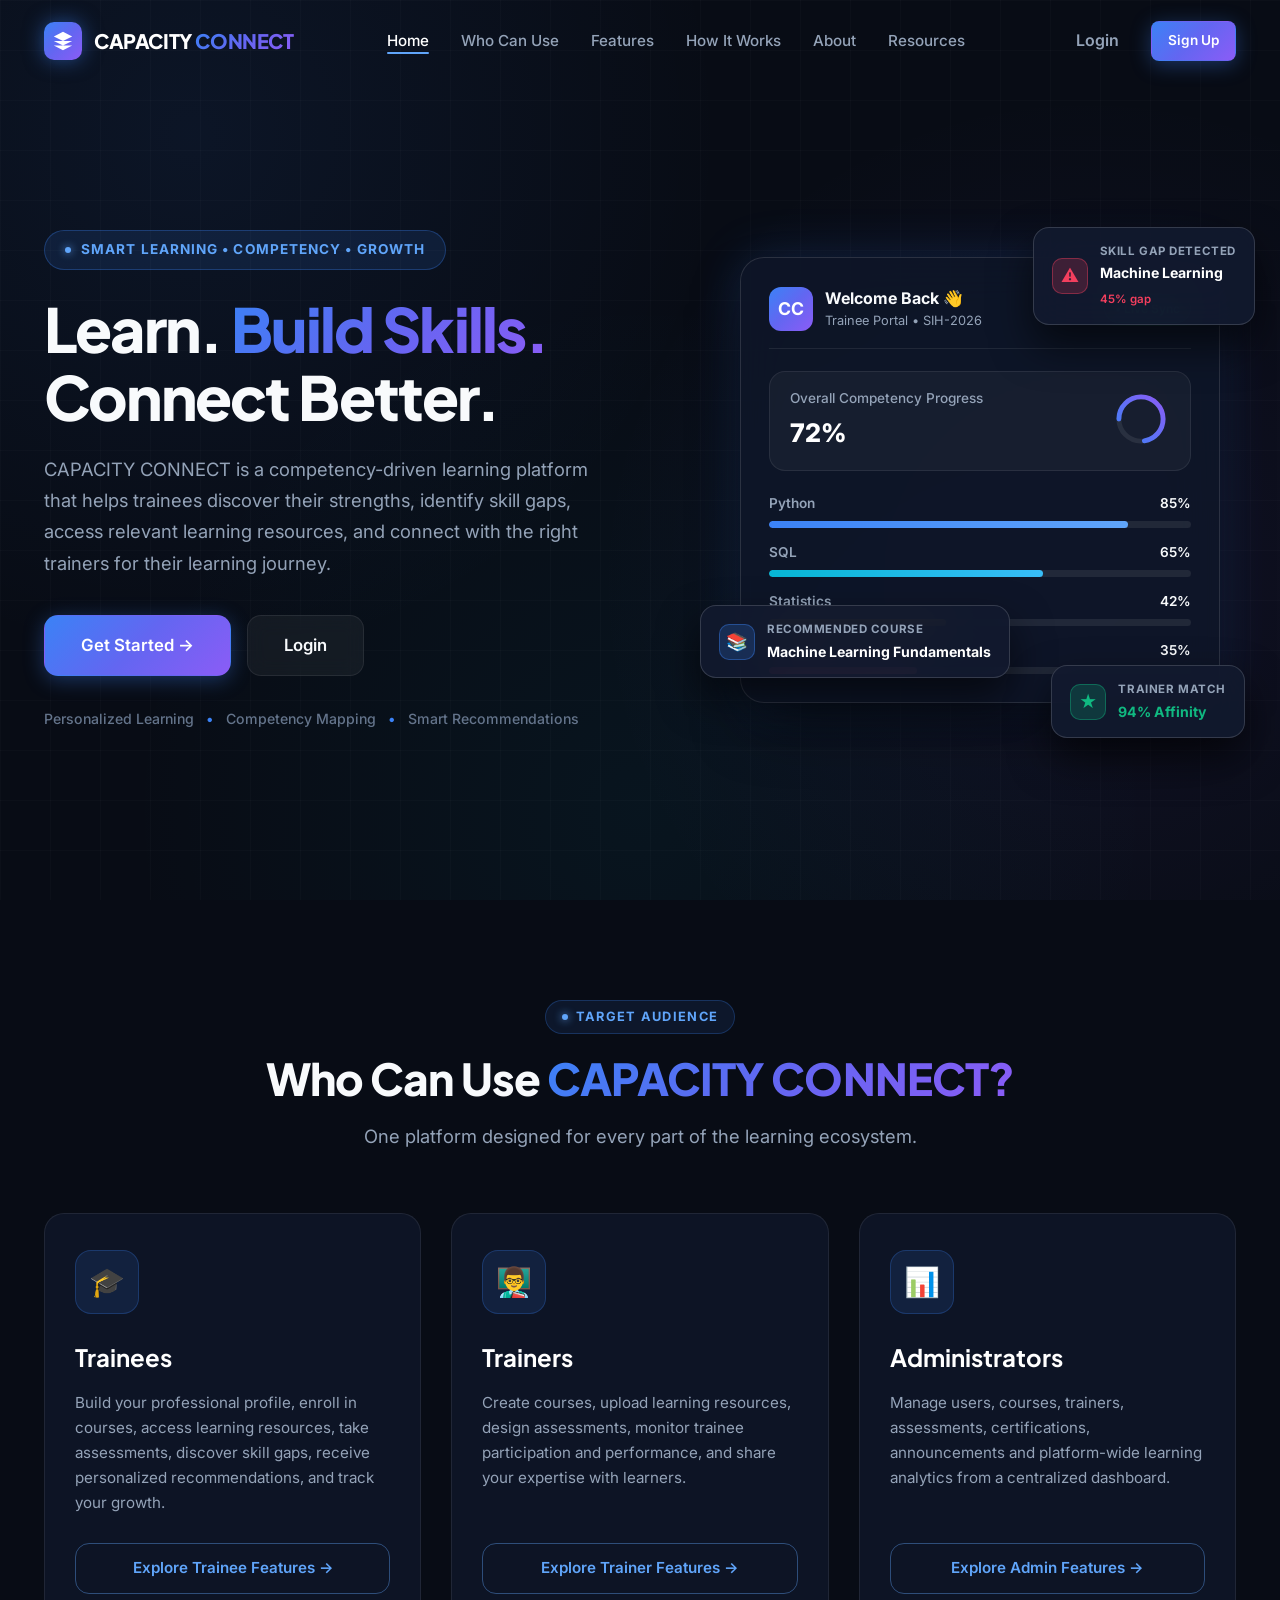
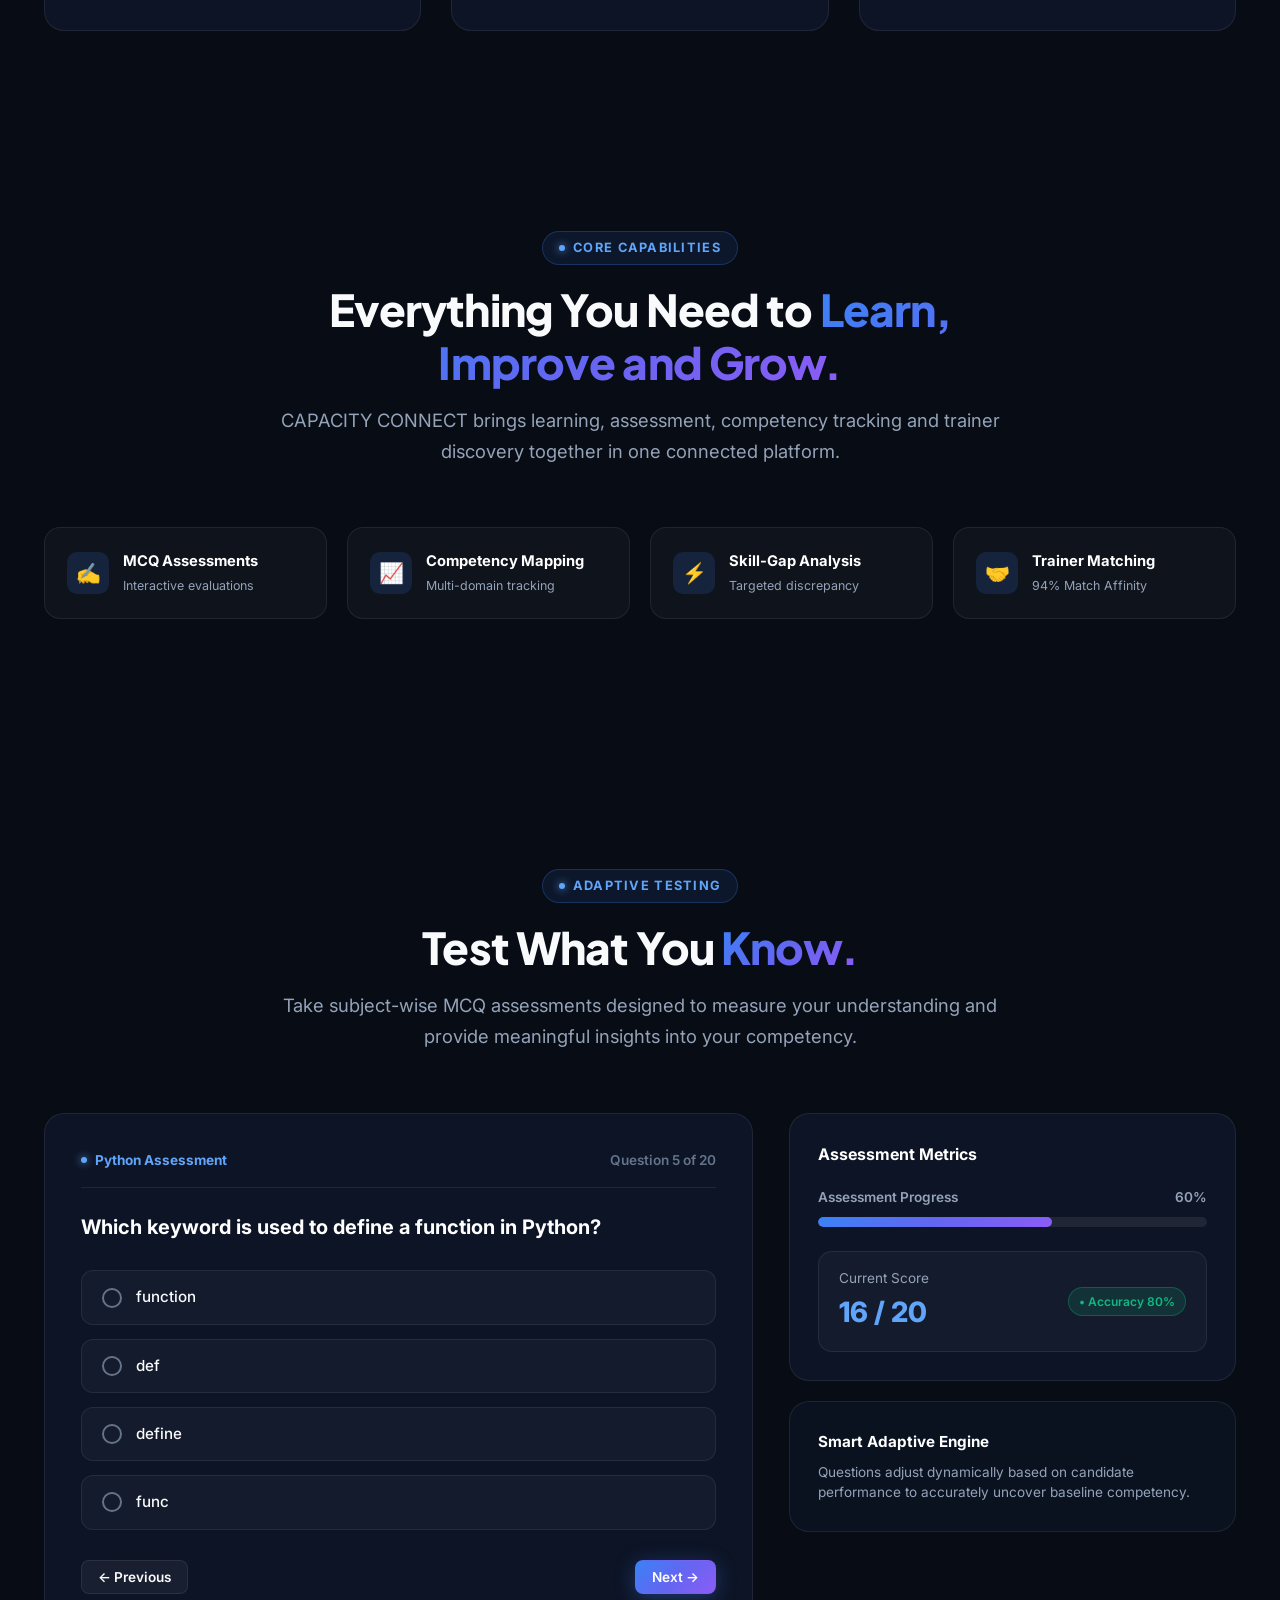
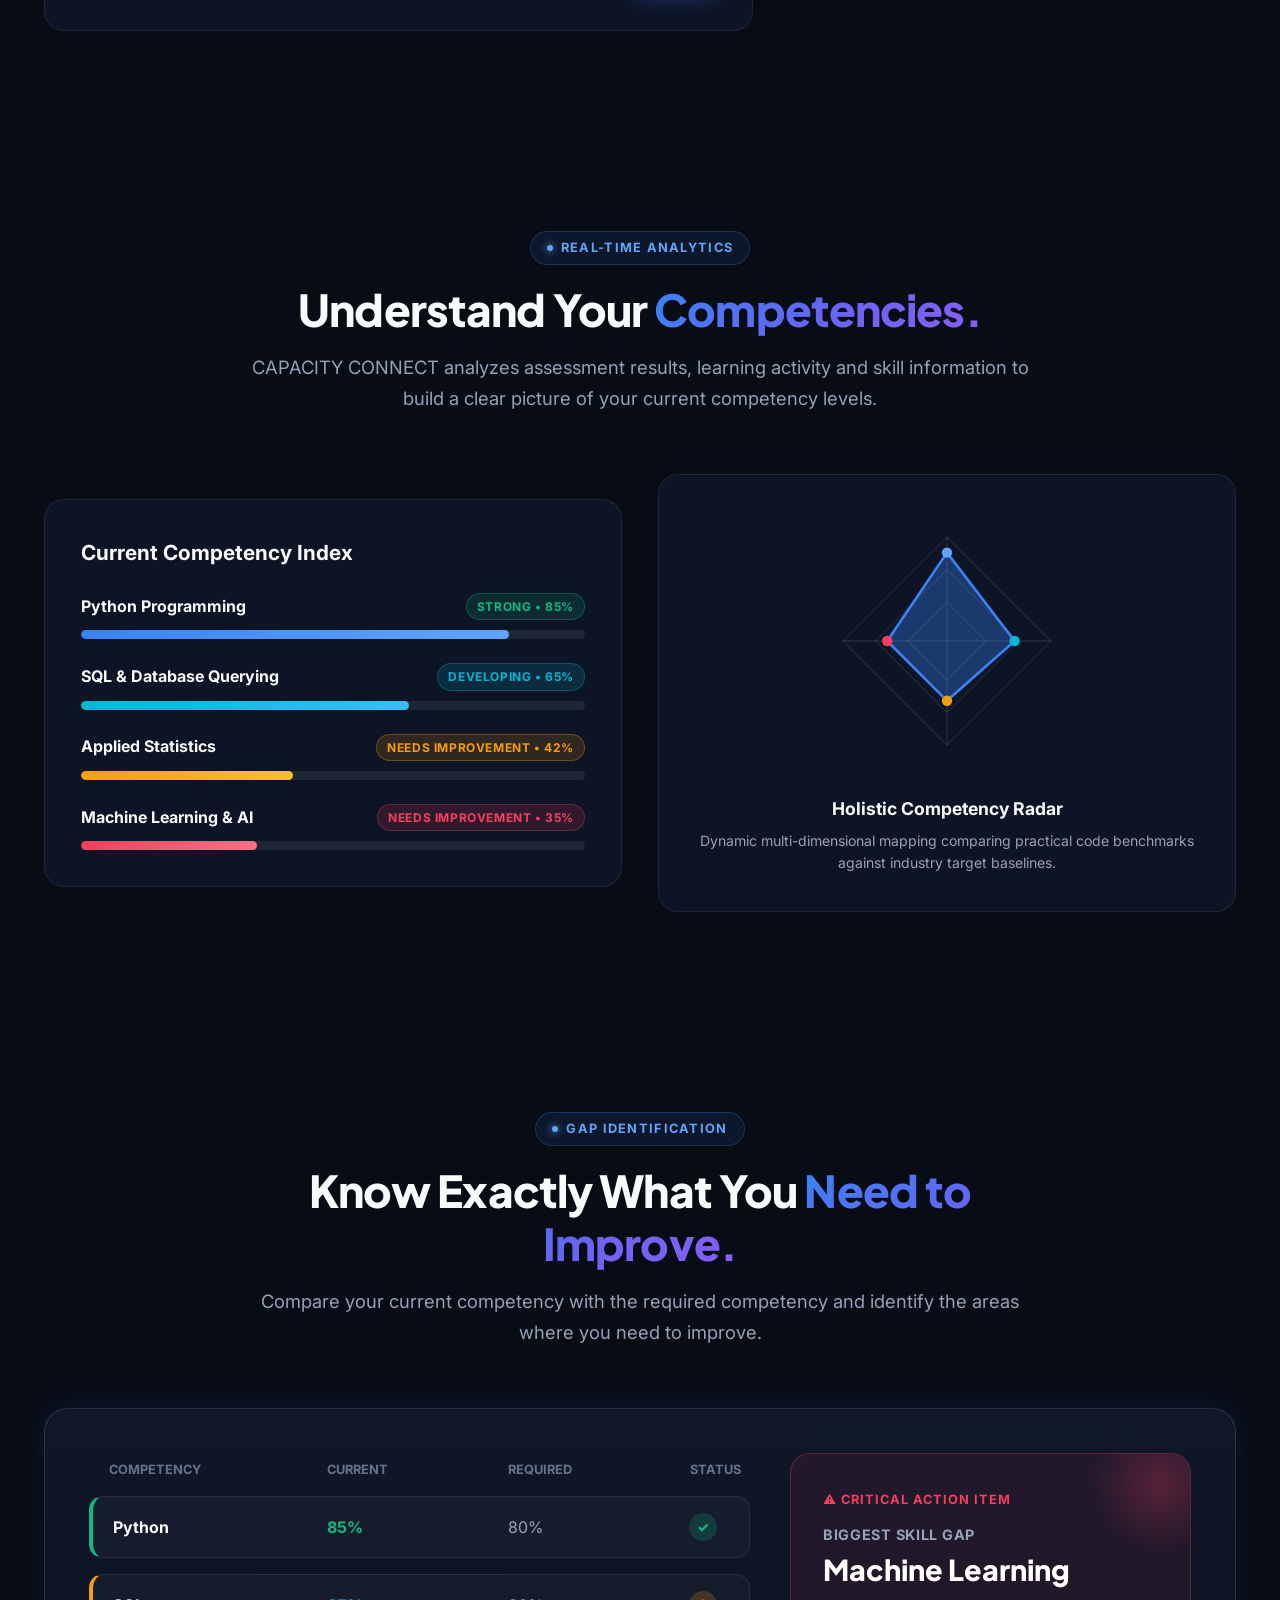
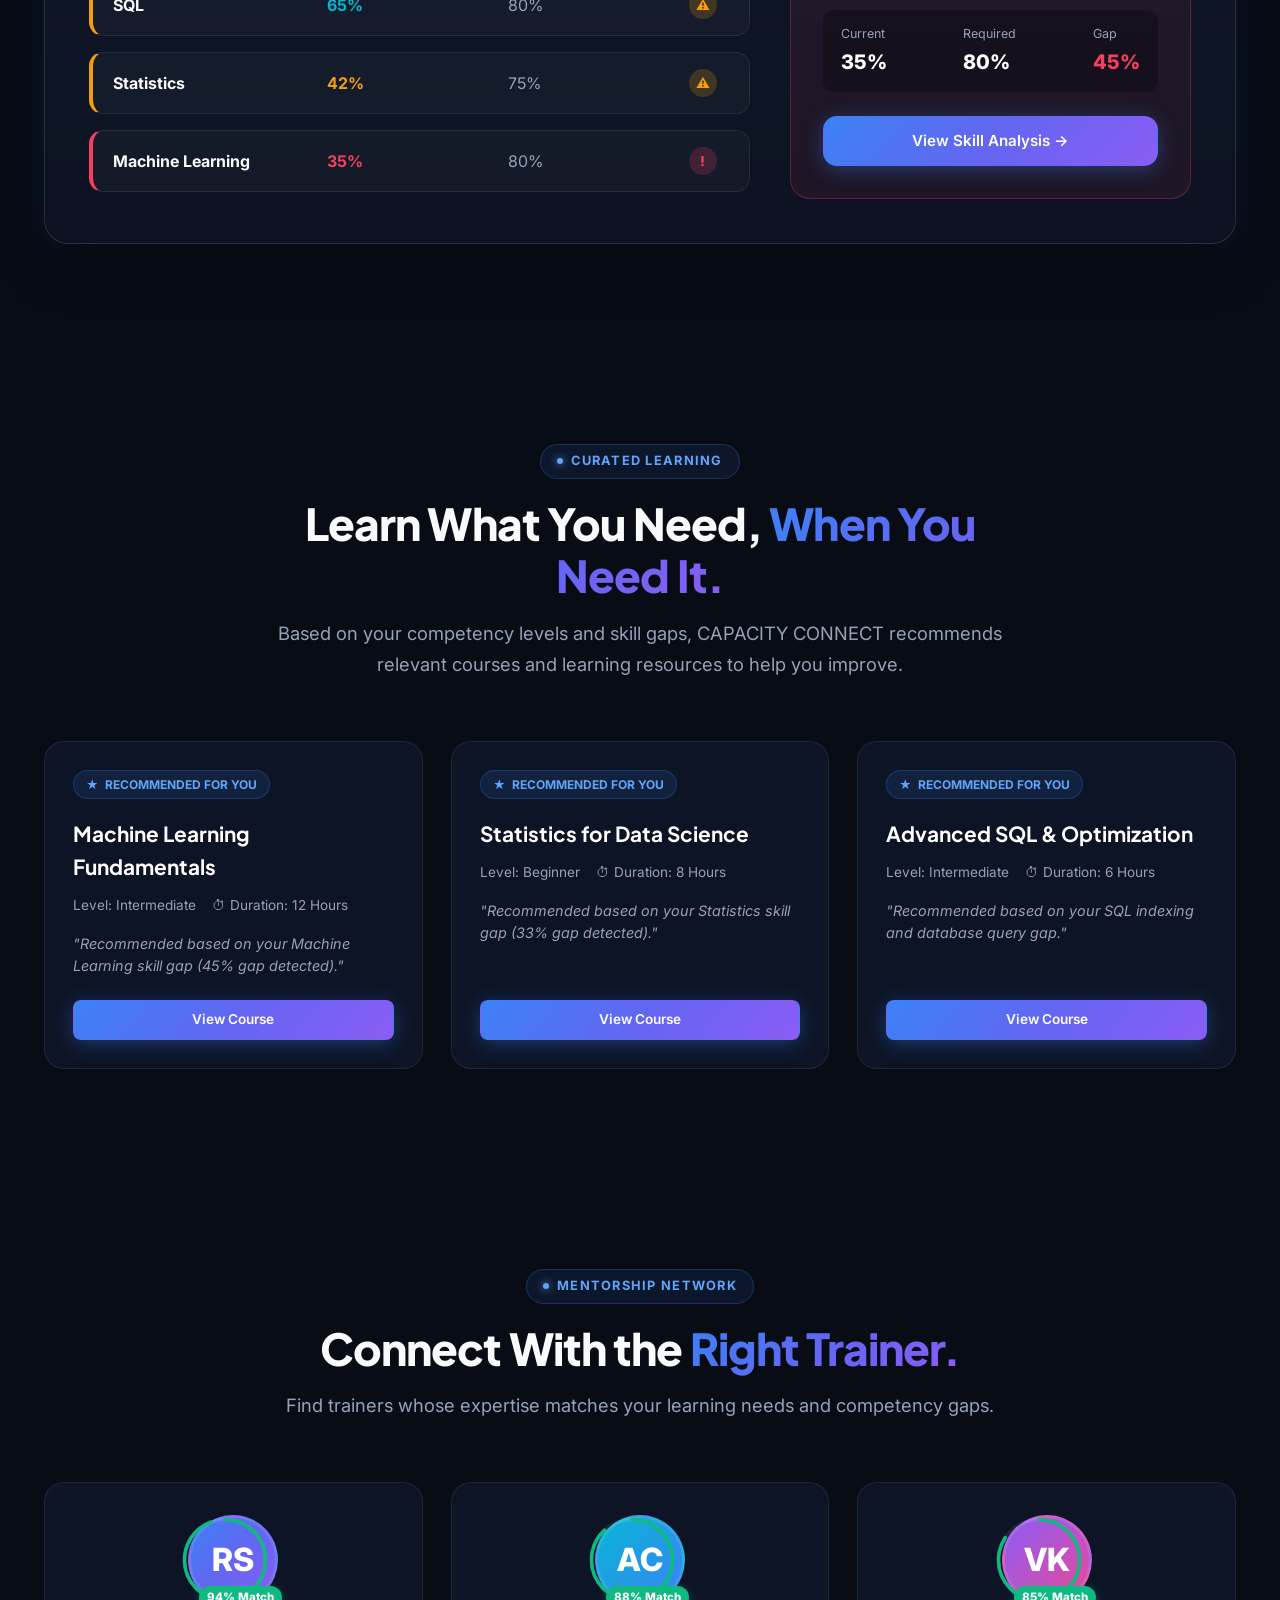
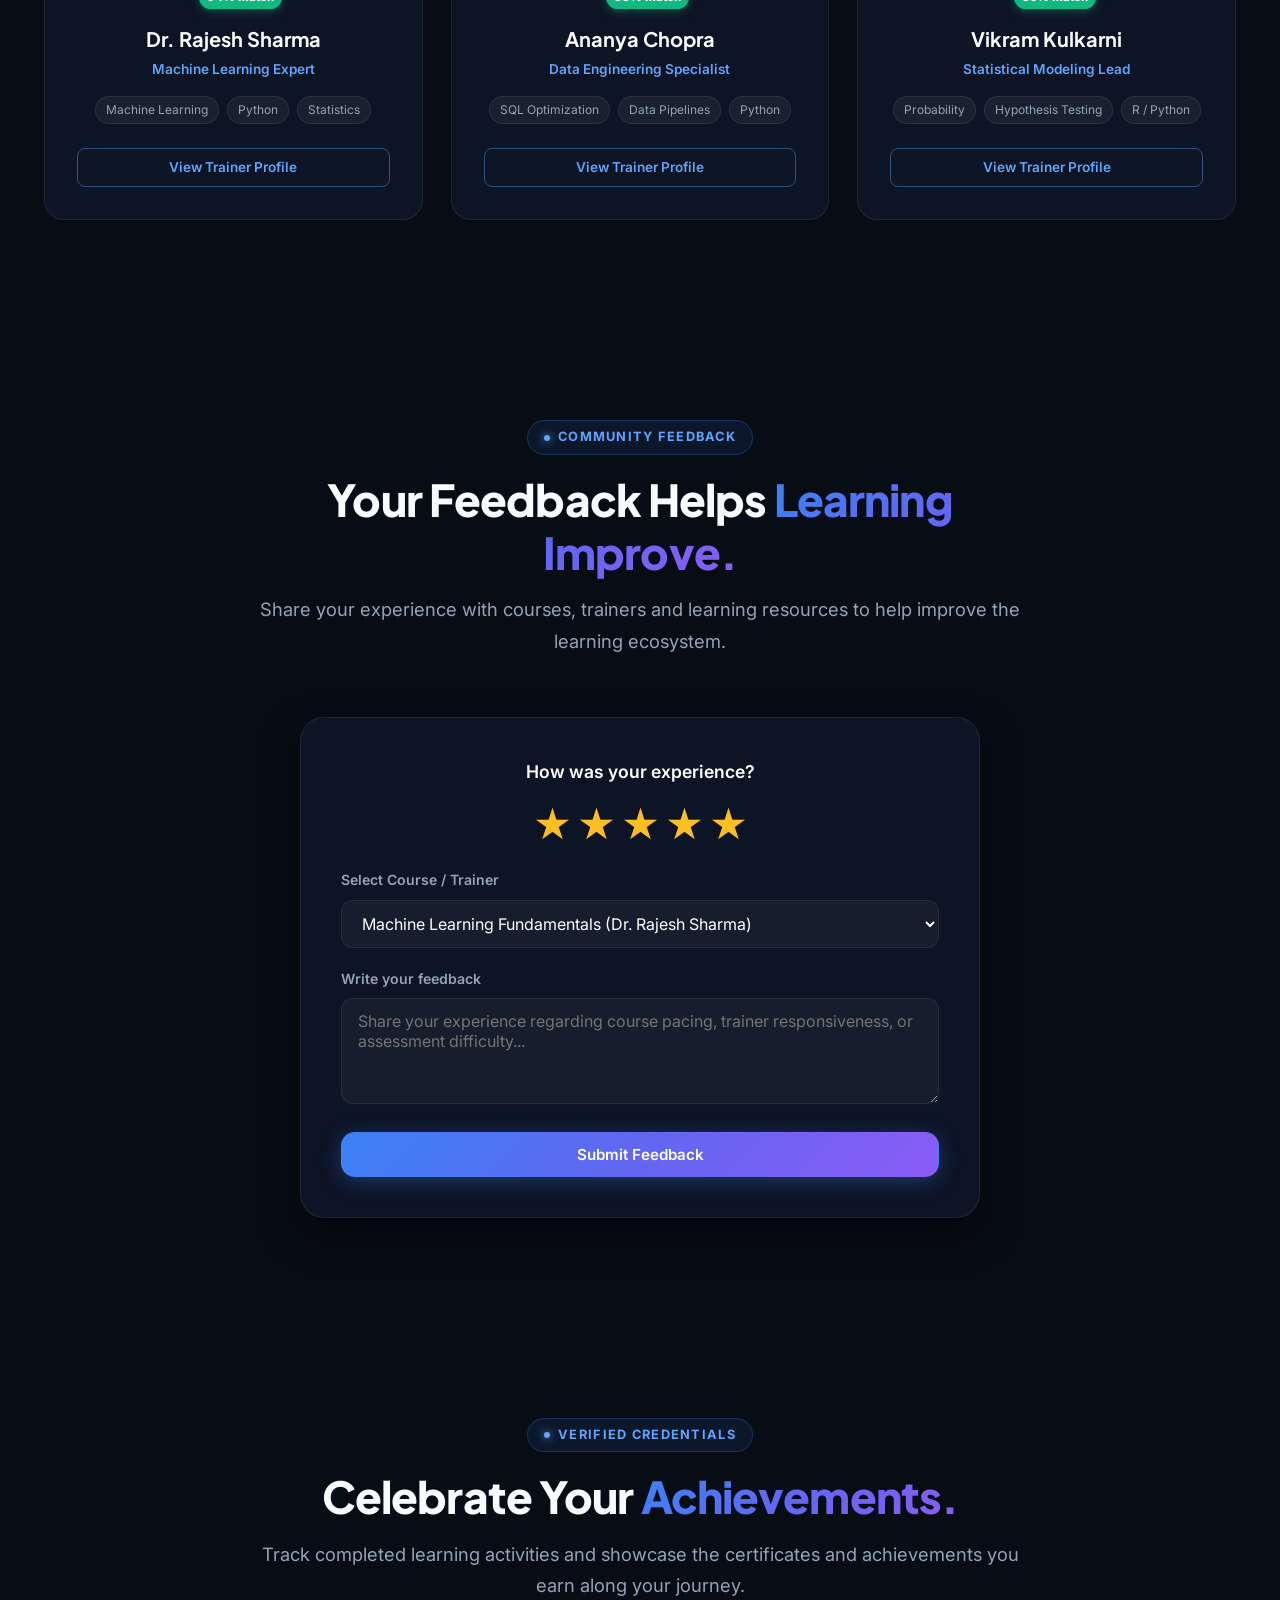
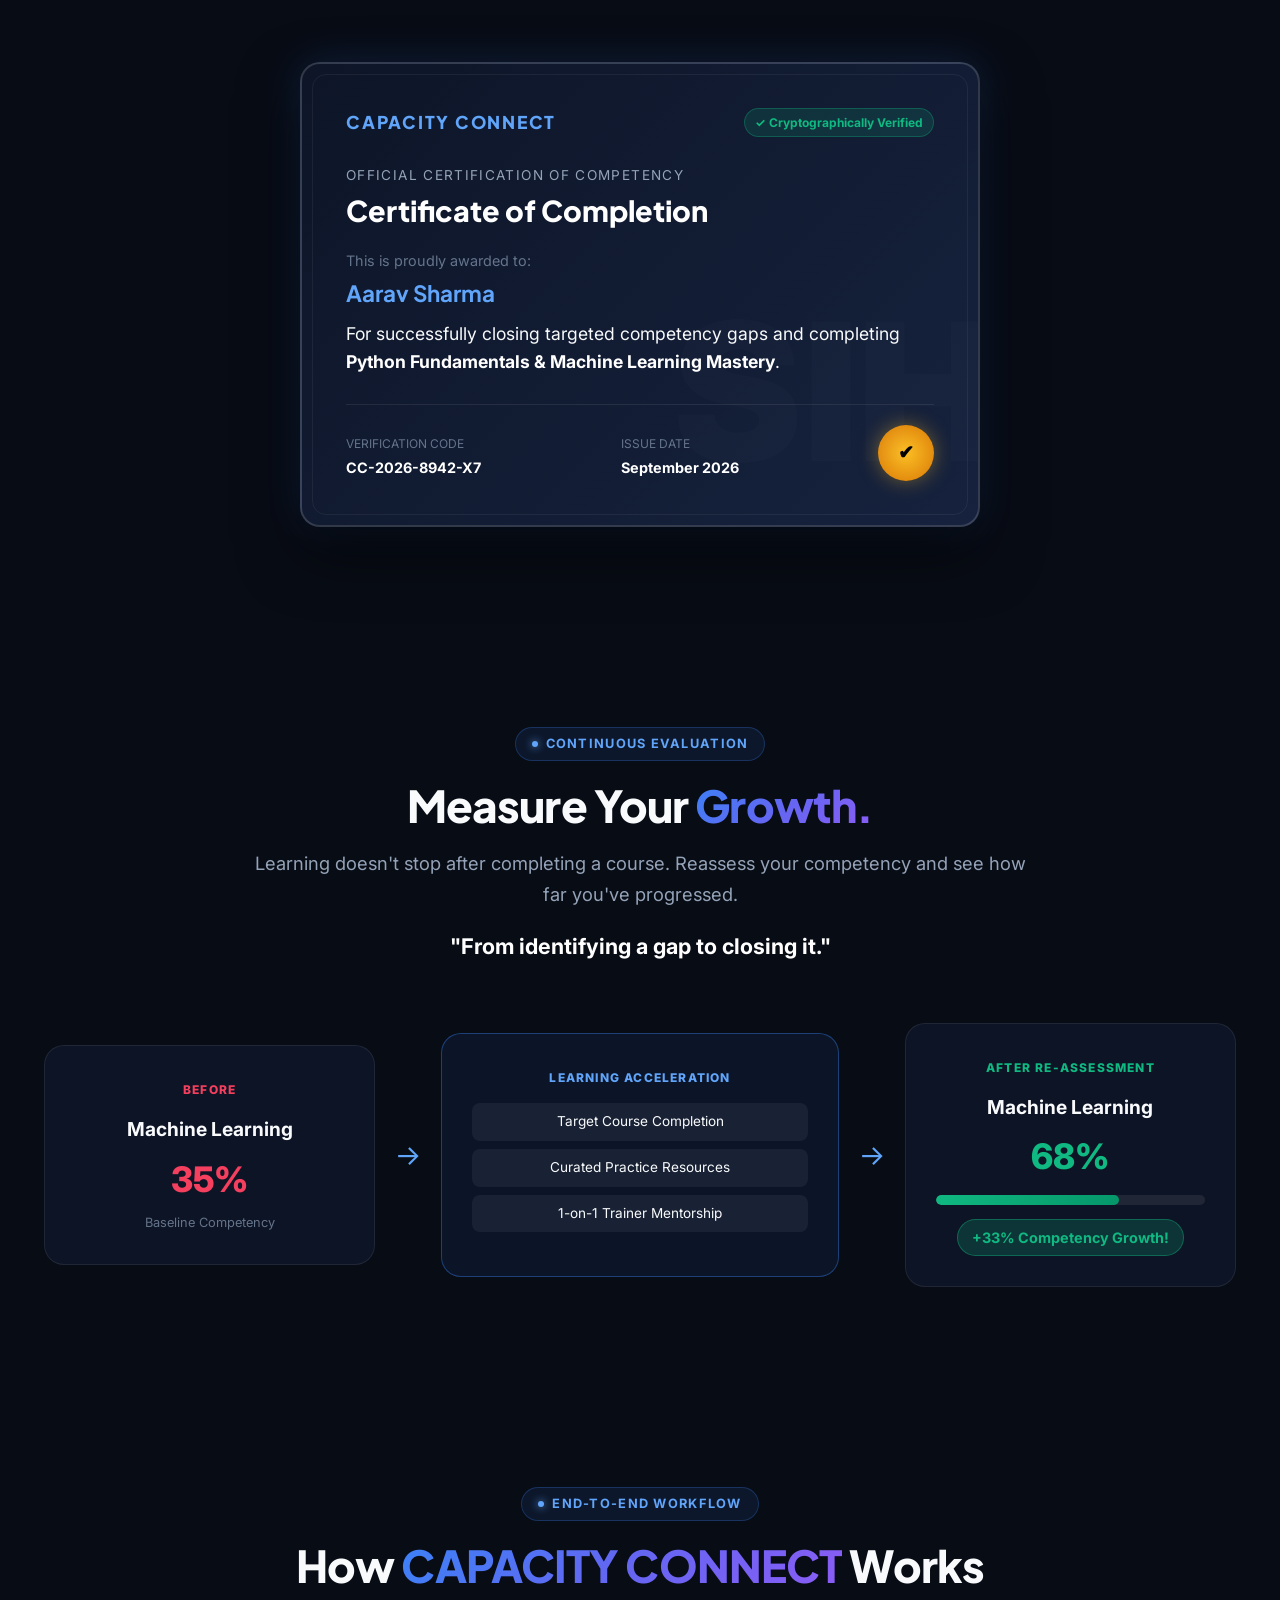
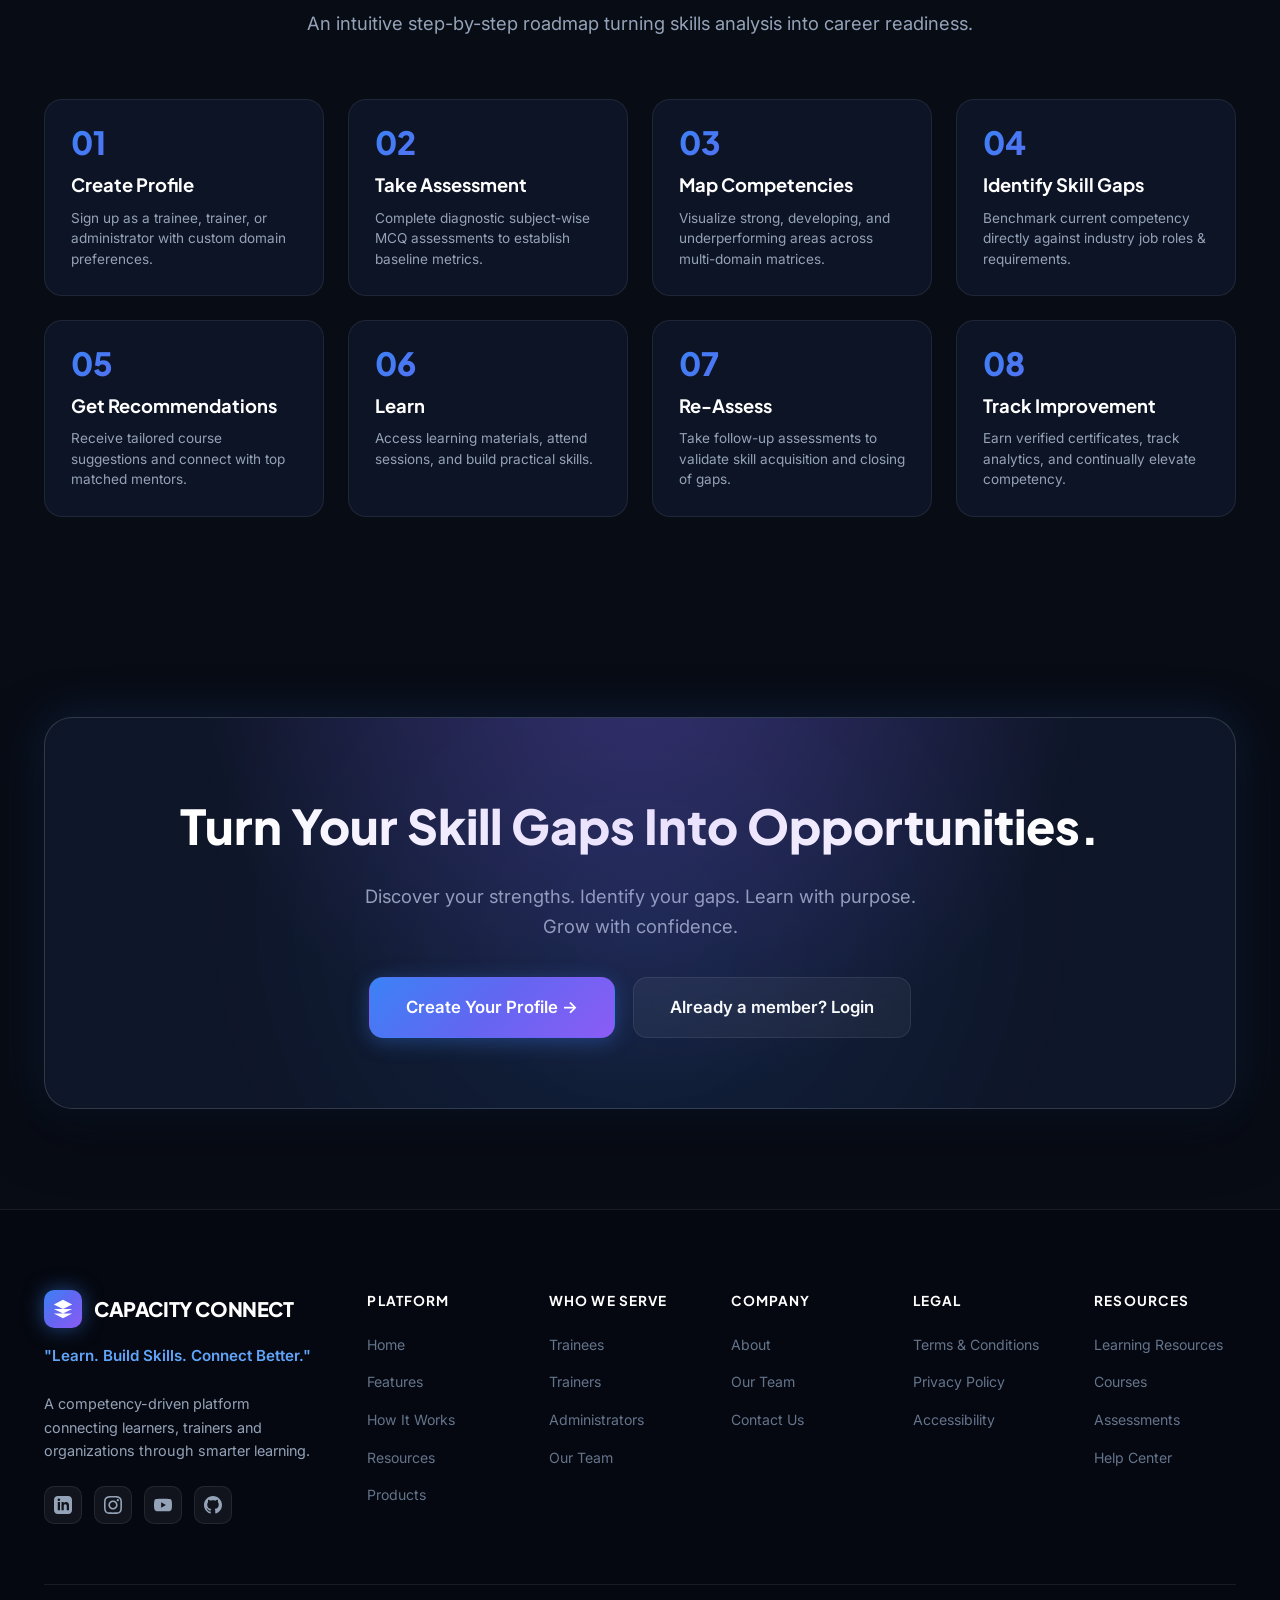
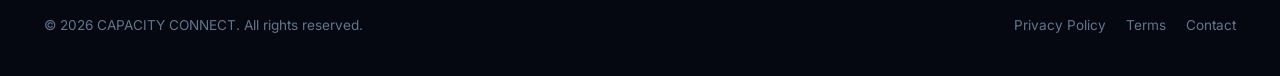
<file: index.html>
<!DOCTYPE html>
<html lang="en">
<head>
  <meta charset="UTF-8">
  <meta name="viewport" content="width=device-width, initial-scale=1.0">
  <meta name="description" content="CAPACITY CONNECT - Competency-driven digital learning and training platform for Smart India Hackathon. Learn. Build Skills. Connect Better.">
  <title>CAPACITY CONNECT | Learn. Build Skills. Connect Better.</title>

  <!-- Google Fonts -->
  <link rel="preconnect" href="https://fonts.googleapis.com">
  <link rel="preconnect" href="https://fonts.gstatic.com" crossorigin>
  <link href="https://fonts.googleapis.com/css2?family=Inter:wght@400;500;600;700;800&family=Plus+Jakarta+Sans:wght@600;700;800;900&display=swap" rel="stylesheet">

  <!-- Core CSS -->
  <link rel="stylesheet" href="css/style.css">
</head>
<body>

  <!-- =========================================================================
       1. STICKY TOP NAVIGATION BAR
       ========================================================================= -->
  <header class="navbar" id="navbar">
    <div class="container nav-container">
      <!-- Logo -->
      <a href="#hero" class="logo" aria-label="CAPACITY CONNECT Homepage">
        <div class="logo-icon">
          <svg viewBox="0 0 24 24">
            <path d="M12 2L2 7l10 5 10-5-10-5zM2 17l10 5 10-5M2 12l10 5 10-5"/>
          </svg>
        </div>
        <span>CAPACITY <span class="text-gradient">CONNECT</span></span>
      </a>

      <!-- Center / Right Navigation Links -->
      <nav>
        <ul class="nav-menu" id="navMenu">
          <li><a href="#hero" class="nav-link active">Home</a></li>
          <li><a href="#who-can-use" class="nav-link">Who Can Use</a></li>
          <li><a href="#features" class="nav-link">Features</a></li>
          <li><a href="#how-it-works" class="nav-link">How It Works</a></li>
          <li><a href="#about" class="nav-link">About</a></li>
          <li><a href="#resources" class="nav-link">Resources</a></li>
        </ul>
      </nav>

      <!-- Action Buttons -->
      <div class="nav-actions">
        <a href="login.html" class="nav-login">Login</a>
        <a href="signup.html" class="btn btn-primary btn-sm">Sign Up</a>
        <button class="nav-toggle" id="navToggle" aria-label="Toggle navigation menu">
          <svg width="24" height="24" viewBox="0 0 24 24" fill="none" stroke="currentColor" stroke-width="2">
            <path d="M4 6h16M4 12h16M4 18h16"/>
          </svg>
        </button>
      </div>
    </div>
  </header>

  <!-- =========================================================================
       2. HERO / FIRST SCREEN (with Interactive 3D Student Dashboard)
       ========================================================================= -->
  <section class="hero-section" id="hero">
    <div class="container hero-grid">
      <!-- Left Hero Column -->
      <div class="hero-content reveal">
        <div class="hero-badge">
          <span class="section-tag-dot"></span>
          <span>SMART LEARNING • COMPETENCY • GROWTH</span>
        </div>
        
        <h1 class="hero-title">
          Learn. <span class="text-gradient">Build Skills.</span> Connect Better.
        </h1>
        
        <p class="hero-desc">
          CAPACITY CONNECT is a competency-driven learning platform that helps trainees discover their strengths, identify skill gaps, access relevant learning resources, and connect with the right trainers for their learning journey.
        </p>

        <div class="hero-actions">
          <a href="signup.html" class="btn btn-primary btn-lg">Get Started &rarr;</a>
          <a href="login.html" class="btn btn-secondary btn-lg">Login</a>
        </div>

        <div class="hero-features-subtext">
          <span>Personalized Learning</span>
          <span class="hero-subtext-dot">&bull;</span>
          <span>Competency Mapping</span>
          <span class="hero-subtext-dot">&bull;</span>
          <span>Smart Recommendations</span>
        </div>
      </div>

      <!-- Right Column: Interactive 3D Dashboard -->
      <div class="hero-visual" id="heroVisualContainer">
        <div class="dashboard-3d-wrapper" id="dashboard3DWrapper">
          
          <!-- Floating Micro Card 1: Skill Gap Detected -->
          <div class="floating-card floating-card-1">
            <div class="floating-card-content">
              <div class="floating-icon gap">&#9888;</div>
              <div class="floating-text">
                <h6>Skill Gap Detected</h6>
                <p>Machine Learning</p>
                <span class="badge-gap">45% gap</span>
              </div>
            </div>
          </div>

          <!-- Main Dashboard Mockup Card -->
          <div class="dashboard-main-card">
            <div class="dashboard-header">
              <div class="dashboard-user">
                <div class="user-avatar">CC</div>
                <div class="user-info">
                  <h4>Welcome Back &#128075;</h4>
                  <p>Trainee Portal &bull; SIH-2026</p>
                </div>
              </div>
              <span class="live-badge">&bull; Live Sync</span>
            </div>

            <!-- Overall Progress Bar Banner -->
            <div class="dashboard-progress-banner">
              <div class="progress-banner-text">
                <h5>Overall Competency Progress</h5>
                <div class="progress-val">72%</div>
              </div>
              <div class="progress-circle-mini">
                <svg viewBox="0 0 36 36" style="width: 50px; height: 50px; transform: rotate(-90deg);">
                  <path d="M18 2.0845 a 15.9155 15.9155 0 0 1 0 31.831 a 15.9155 15.9155 0 0 1 0 -31.831" fill="none" stroke="rgba(255,255,255,0.08)" stroke-width="3.5" />
                  <path d="M18 2.0845 a 15.9155 15.9155 0 0 1 0 31.831 a 15.9155 15.9155 0 0 1 0 -31.831" fill="none" stroke="url(#dashGrad)" stroke-width="3.5" stroke-dasharray="72, 100" stroke-linecap="round" />
                  <defs>
                    <linearGradient id="dashGrad" x1="0%" y1="0%" x2="100%" y2="100%">
                      <stop offset="0%" stop-color="#3b82f6" />
                      <stop offset="100%" stop-color="#8b5cf6" />
                    </linearGradient>
                  </defs>
                </svg>
              </div>
            </div>

            <!-- Dynamic Competencies -->
            <div class="dashboard-competencies">
              <div class="comp-item">
                <div class="comp-meta">
                  <span class="comp-name">Python</span>
                  <span>85%</span>
                </div>
                <div class="comp-bar-bg">
                  <div class="comp-bar-fill python"></div>
                </div>
              </div>

              <div class="comp-item">
                <div class="comp-meta">
                  <span class="comp-name">SQL</span>
                  <span>65%</span>
                </div>
                <div class="comp-bar-bg">
                  <div class="comp-bar-fill sql"></div>
                </div>
              </div>

              <div class="comp-item">
                <div class="comp-meta">
                  <span class="comp-name">Statistics</span>
                  <span>42%</span>
                </div>
                <div class="comp-bar-bg">
                  <div class="comp-bar-fill statistics"></div>
                </div>
              </div>

              <div class="comp-item">
                <div class="comp-meta">
                  <span class="comp-name">AI / ML</span>
                  <span>35%</span>
                </div>
                <div class="comp-bar-bg">
                  <div class="comp-bar-fill aiml"></div>
                </div>
              </div>
            </div>
          </div>

          <!-- Floating Micro Card 2: Recommended Course -->
          <div class="floating-card floating-card-2">
            <div class="floating-card-content">
              <div class="floating-icon course">📚</div>
              <div class="floating-text">
                <h6>Recommended Course</h6>
                <p>Machine Learning Fundamentals</p>
              </div>
            </div>
          </div>

          <!-- Floating Micro Card 3: Trainer Match -->
          <div class="floating-card floating-card-3">
            <div class="floating-card-content">
              <div class="floating-icon trainer">&#9733;</div>
              <div class="floating-text">
                <h6>Trainer Match</h6>
                <p style="color: var(--accent-emerald);">94% Affinity</p>
              </div>
            </div>
          </div>

        </div>
      </div>
    </div>
  </section>

  <!-- =========================================================================
       3. WHO CAN USE CAPACITY CONNECT?
       ========================================================================= -->
  <section class="section" id="who-can-use">
    <div class="container">
      <div class="section-header reveal">
        <div class="section-tag">
          <span class="section-tag-dot"></span>
          <span>Target Audience</span>
        </div>
        <h2 class="section-title">Who Can Use <span class="text-gradient">CAPACITY CONNECT?</span></h2>
        <p class="section-desc">One platform designed for every part of the learning ecosystem.</p>
      </div>

      <div class="roles-grid">
        <!-- Card 1: Trainees -->
        <div class="role-card tilt-element reveal">
          <div class="role-icon-box">&#127891;</div>
          <h3 class="role-title">Trainees</h3>
          <p class="role-desc">
            Build your professional profile, enroll in courses, access learning resources, take assessments, discover skill gaps, receive personalized recommendations, and track your growth.
          </p>
          <a href="signup.html" class="btn btn-outline role-btn">Explore Trainee Features &rarr;</a>
        </div>

        <!-- Card 2: Trainers -->
        <div class="role-card tilt-element reveal">
          <div class="role-icon-box">&#128104;&#8205;&#127979;</div>
          <h3 class="role-title">Trainers</h3>
          <p class="role-desc">
            Create courses, upload learning resources, design assessments, monitor trainee participation and performance, and share your expertise with learners.
          </p>
          <a href="signup.html" class="btn btn-outline role-btn">Explore Trainer Features &rarr;</a>
        </div>

        <!-- Card 3: Administrators -->
        <div class="role-card tilt-element reveal">
          <div class="role-icon-box">&#128202;</div>
          <h3 class="role-title">Administrators</h3>
          <p class="role-desc">
            Manage users, courses, trainers, assessments, certifications, announcements and platform-wide learning analytics from a centralized dashboard.
          </p>
          <a href="signup.html" class="btn btn-outline role-btn">Explore Admin Features &rarr;</a>
        </div>
      </div>
    </div>
  </section>

  <!-- =========================================================================
       4. FEATURES INTRODUCTION
       ========================================================================= -->
  <section class="section" id="features">
    <div class="container">
      <div class="section-header reveal">
        <div class="section-tag">
          <span class="section-tag-dot"></span>
          <span>Core Capabilities</span>
        </div>
        <h2 class="section-title">Everything You Need to <span class="text-gradient">Learn, Improve and Grow.</span></h2>
        <p class="section-desc">
          CAPACITY CONNECT brings learning, assessment, competency tracking and trainer discovery together in one connected platform.
        </p>
      </div>

      <!-- Features Quick Navigation Grid -->
      <div class="features-nav-grid reveal">
        <a href="#mcq-assessments" class="feature-nav-card">
          <div class="feature-nav-icon">&#9997;</div>
          <div class="feature-nav-text">
            <h5>MCQ Assessments</h5>
            <p>Interactive evaluations</p>
          </div>
        </a>

        <a href="#competency-mapping" class="feature-nav-card">
          <div class="feature-nav-icon">&#128200;</div>
          <div class="feature-nav-text">
            <h5>Competency Mapping</h5>
            <p>Multi-domain tracking</p>
          </div>
        </a>

        <a href="#skill-gap" class="feature-nav-card">
          <div class="feature-nav-icon">&#9889;</div>
          <div class="feature-nav-text">
            <h5>Skill-Gap Analysis</h5>
            <p>Targeted discrepancy</p>
          </div>
        </a>

        <a href="#trainer-recommendation" class="feature-nav-card">
          <div class="feature-nav-icon">&#129309;</div>
          <div class="feature-nav-text">
            <h5>Trainer Matching</h5>
            <p>94% Match Affinity</p>
          </div>
        </a>
      </div>
    </div>
  </section>

  <!-- =========================================================================
       5. MCQ ASSESSMENTS (Dedicated Section)
       ========================================================================= -->
  <section class="section" id="mcq-assessments">
    <div class="container">
      <div class="section-header reveal">
        <div class="section-tag">
          <span class="section-tag-dot"></span>
          <span>Adaptive Testing</span>
        </div>
        <h2 class="section-title">Test What You <span class="text-gradient">Know.</span></h2>
        <p class="section-desc">
          Take subject-wise MCQ assessments designed to measure your understanding and provide meaningful insights into your competency.
        </p>
      </div>

      <div class="mcq-layout reveal" id="mcqWidgetContainer">
        <!-- Left: Interactive Assessment Card -->
        <div class="mcq-card">
          <div class="mcq-header">
            <span class="mcq-subject-tag">
              <span class="section-tag-dot"></span>
              Python Assessment
            </span>
            <span class="mcq-question-counter" id="mcqQuestionNumber">Question 5 of 20</span>
          </div>

          <h3 class="mcq-question-text" id="mcqQuestionText">
            Which keyword is used to define a function in Python?
          </h3>

          <div class="mcq-options-list" id="mcqOptionsList">
            <!-- Rendered dynamically by script.js with interactive feedback -->
          </div>

          <div class="mcq-controls">
            <button class="btn btn-secondary btn-sm" id="mcqPrevBtn">&larr; Previous</button>
            <button class="btn btn-primary btn-sm" id="mcqNextBtn">Next &rarr;</button>
          </div>
        </div>

        <!-- Right: Real-Time Assessment Progress Side Panel -->
        <div class="mcq-side-panel">
          <div class="mcq-stats-card">
            <h4 class="stats-card-title">Assessment Metrics</h4>
            
            <div class="mcq-meter-wrapper">
              <div class="meter-labels">
                <span>Assessment Progress</span>
                <span id="mcqProgressText">60%</span>
              </div>
              <div class="meter-bar">
                <div class="meter-fill" id="mcqProgressBar" style="width: 60%;"></div>
              </div>
            </div>

            <div class="score-display-box">
              <div>
                <p style="font-size: 0.85rem; color: var(--text-secondary);">Current Score</p>
                <h3 class="score-display-val" id="mcqScoreVal">16 / 20</h3>
              </div>
              <span class="live-badge">&bull; Accuracy 80%</span>
            </div>
          </div>

          <div class="mcq-stats-card" style="background: rgba(59, 130, 246, 0.05);">
            <h5 style="font-size: 0.95rem; margin-bottom: 8px; color: #fff;">Smart Adaptive Engine</h5>
            <p style="font-size: 0.85rem; color: var(--text-secondary); line-height: 1.5;">
              Questions adjust dynamically based on candidate performance to accurately uncover baseline competency.
            </p>
          </div>
        </div>
      </div>
    </div>
  </section>

  <!-- =========================================================================
       6. COMPETENCY MAPPING (Dedicated Section)
       ========================================================================= -->
  <section class="section" id="competency-mapping">
    <div class="container">
      <div class="section-header reveal">
        <div class="section-tag">
          <span class="section-tag-dot"></span>
          <span>Real-Time Analytics</span>
        </div>
        <h2 class="section-title">Understand Your <span class="text-gradient">Competencies.</span></h2>
        <p class="section-desc">
          CAPACITY CONNECT analyzes assessment results, learning activity and skill information to build a clear picture of your current competency levels.
        </p>
      </div>

      <div class="competency-grid reveal">
        <!-- Competency Breakdown Card -->
        <div class="competency-list-card">
          <h3 style="font-size: 1.3rem; margin-bottom: 24px;">Current Competency Index</h3>

          <div class="competency-item-detailed">
            <div class="comp-header-row">
              <strong>Python Programming</strong>
              <span class="comp-badge badge-strong">Strong &bull; 85%</span>
            </div>
            <div class="comp-bar-bg" style="height: 9px;">
              <div class="comp-bar-fill python" style="width: 85%;"></div>
            </div>
          </div>

          <div class="competency-item-detailed">
            <div class="comp-header-row">
              <strong>SQL & Database Querying</strong>
              <span class="comp-badge badge-developing">Developing &bull; 65%</span>
            </div>
            <div class="comp-bar-bg" style="height: 9px;">
              <div class="comp-bar-fill sql" style="width: 65%;"></div>
            </div>
          </div>

          <div class="competency-item-detailed">
            <div class="comp-header-row">
              <strong>Applied Statistics</strong>
              <span class="comp-badge badge-warning">Needs Improvement &bull; 42%</span>
            </div>
            <div class="comp-bar-bg" style="height: 9px;">
              <div class="comp-bar-fill statistics" style="width: 42%;"></div>
            </div>
          </div>

          <div class="competency-item-detailed">
            <div class="comp-header-row">
              <strong>Machine Learning & AI</strong>
              <span class="comp-badge badge-danger">Needs Improvement &bull; 35%</span>
            </div>
            <div class="comp-bar-bg" style="height: 9px;">
              <div class="comp-bar-fill aiml" style="width: 35%;"></div>
            </div>
          </div>
        </div>

        <!-- Visual Radar Mockup Card -->
        <div class="competency-visual-card">
          <div class="radar-chart-mock">
            <!-- SVG Spider/Radar Chart Representation -->
            <svg viewBox="0 0 200 200" style="width: 100%; max-width: 260px; margin: 0 auto;">
              <!-- Web Polygons -->
              <polygon points="100,20 180,100 100,180 20,100" fill="none" stroke="rgba(255,255,255,0.08)" stroke-width="1"/>
              <polygon points="100,45 155,100 100,155 45,100" fill="none" stroke="rgba(255,255,255,0.08)" stroke-width="1"/>
              <polygon points="100,70 130,100 100,130 70,100" fill="none" stroke="rgba(255,255,255,0.08)" stroke-width="1"/>
              <!-- Axis lines -->
              <line x1="100" y1="20" x2="100" y2="180" stroke="rgba(255,255,255,0.1)" stroke-width="1"/>
              <line x1="20" y1="100" x2="180" y2="100" stroke="rgba(255,255,255,0.1)" stroke-width="1"/>
              <!-- Active Shape -->
              <polygon points="100,32 152,100 100,146 54,100" fill="rgba(59, 130, 246, 0.35)" stroke="#3b82f6" stroke-width="2"/>
              <circle cx="100" cy="32" r="4" fill="#60a5fa" />
              <circle cx="152" cy="100" r="4" fill="#06b6d4" />
              <circle cx="100" cy="146" r="4" fill="#f59e0b" />
              <circle cx="54" cy="100" r="4" fill="#f43f5e" />
            </svg>
          </div>
          <h4 style="font-size: 1.1rem; margin-bottom: 6px;">Holistic Competency Radar</h4>
          <p style="font-size: 0.88rem; color: var(--text-secondary);">
            Dynamic multi-dimensional mapping comparing practical code benchmarks against industry target baselines.
          </p>
        </div>
      </div>
    </div>
  </section>

  <!-- =========================================================================
       7. SKILL-GAP ANALYSIS (Dedicated Flagship Section)
       ========================================================================= -->
  <section class="section" id="skill-gap">
    <div class="container">
      <div class="section-header reveal">
        <div class="section-tag">
          <span class="section-tag-dot"></span>
          <span>Gap Identification</span>
        </div>
        <h2 class="section-title">Know Exactly What You <span class="text-gradient">Need to Improve.</span></h2>
        <p class="section-desc">
          Compare your current competency with the required competency and identify the areas where you need to improve.
        </p>
      </div>

      <div class="skillgap-wrapper reveal">
        <div class="gap-matrix-grid">
          <!-- Comparison Table Matrix -->
          <div class="gap-comparison-table">
            <div style="display: grid; grid-template-columns: 1.2fr 1fr 1fr 40px; padding: 0 20px; font-size: 0.8rem; font-weight: 700; color: var(--text-muted); text-transform: uppercase;">
              <span>Competency</span>
              <span>Current</span>
              <span>Required</span>
              <span style="text-align: center;">Status</span>
            </div>

            <!-- Row 1: Python -->
            <div class="gap-row gap-row-success">
              <strong>Python</strong>
              <span style="color: var(--accent-emerald); font-weight: 700;">85%</span>
              <span style="color: var(--text-secondary);">80%</span>
              <div class="gap-status-icon status-ok">&#10003;</div>
            </div>

            <!-- Row 2: SQL -->
            <div class="gap-row gap-row-warning">
              <strong>SQL</strong>
              <span style="color: var(--accent-cyan); font-weight: 700;">65%</span>
              <span style="color: var(--text-secondary);">80%</span>
              <div class="gap-status-icon status-warn">&#9888;</div>
            </div>

            <!-- Row 3: Statistics -->
            <div class="gap-row gap-row-warning">
              <strong>Statistics</strong>
              <span style="color: var(--accent-amber); font-weight: 700;">42%</span>
              <span style="color: var(--text-secondary);">75%</span>
              <div class="gap-status-icon status-warn">&#9888;</div>
            </div>

            <!-- Row 4: Machine Learning (Critical Gap) -->
            <div class="gap-row gap-row-danger">
              <strong>Machine Learning</strong>
              <span style="color: var(--accent-rose); font-weight: 700;">35%</span>
              <span style="color: var(--text-secondary);">80%</span>
              <div class="gap-status-icon status-alert">&#33;</div>
            </div>
          </div>

          <!-- Highlight Card: Biggest Skill Gap -->
          <div class="biggest-gap-card">
            <div class="gap-pill-alert">
              <span>&#9888; Critical Action Item</span>
            </div>
            <h4 style="font-size: 0.9rem; color: var(--text-secondary); text-transform: uppercase; letter-spacing: 0.05em;">
              Biggest Skill Gap
            </h4>
            <h3 class="gap-target-skill">Machine Learning</h3>

            <div class="gap-metrics-box">
              <div class="gap-metric-item">
                <span>Current</span>
                <strong>35%</strong>
              </div>
              <div class="gap-metric-item">
                <span>Required</span>
                <strong>80%</strong>
              </div>
              <div class="gap-metric-item">
                <span>Gap</span>
                <strong class="highlight-gap">45%</strong>
              </div>
            </div>

            <a href="#course-recommendation" class="btn btn-primary" style="width: 100%;">
              View Skill Analysis &rarr;
            </a>
          </div>
        </div>
      </div>
    </div>
  </section>

  <!-- =========================================================================
       8. COURSE RECOMMENDATION (Dedicated Section)
       ========================================================================= -->
  <section class="section" id="course-recommendation">
    <div class="container">
      <div class="section-header reveal">
        <div class="section-tag">
          <span class="section-tag-dot"></span>
          <span>Curated Learning</span>
        </div>
        <h2 class="section-title">Learn What You Need, <span class="text-gradient">When You Need It.</span></h2>
        <p class="section-desc">
          Based on your competency levels and skill gaps, CAPACITY CONNECT recommends relevant courses and learning resources to help you improve.
        </p>
      </div>

      <div class="cards-grid-3 reveal">
        <!-- Course 1 -->
        <div class="course-card tilt-element">
          <div>
            <div class="course-recommendation-tag">
              <span>&#9733;</span> RECOMMENDED FOR YOU
            </div>
            <h3 class="course-title">Machine Learning Fundamentals</h3>
            <div class="course-meta">
              <span class="course-meta-item"> Level: Intermediate</span>
              <span class="course-meta-item">&#9201; Duration: 12 Hours</span>
            </div>
            <p class="course-reason">
              "Recommended based on your Machine Learning skill gap (45% gap detected)."
            </p>
          </div>
          <a href="signup.html" class="btn btn-primary btn-sm" style="width: 100%;">View Course</a>
        </div>

        <!-- Course 2 -->
        <div class="course-card tilt-element">
          <div>
            <div class="course-recommendation-tag">
              <span>&#9733;</span> RECOMMENDED FOR YOU
            </div>
            <h3 class="course-title">Statistics for Data Science</h3>
            <div class="course-meta">
              <span class="course-meta-item"> Level: Beginner</span>
              <span class="course-meta-item">&#9201; Duration: 8 Hours</span>
            </div>
            <p class="course-reason">
              "Recommended based on your Statistics skill gap (33% gap detected)."
            </p>
          </div>
          <a href="signup.html" class="btn btn-primary btn-sm" style="width: 100%;">View Course</a>
        </div>

        <!-- Course 3 -->
        <div class="course-card tilt-element">
          <div>
            <div class="course-recommendation-tag">
              <span>&#9733;</span> RECOMMENDED FOR YOU
            </div>
            <h3 class="course-title">Advanced SQL & Optimization</h3>
            <div class="course-meta">
              <span class="course-meta-item"> Level: Intermediate</span>
              <span class="course-meta-item">&#9201; Duration: 6 Hours</span>
            </div>
            <p class="course-reason">
              "Recommended based on your SQL indexing and database query gap."
            </p>
          </div>
          <a href="signup.html" class="btn btn-primary btn-sm" style="width: 100%;">View Course</a>
        </div>
      </div>
    </div>
  </section>

  <!-- =========================================================================
       9. TRAINER RECOMMENDATION (Dedicated Section)
       ========================================================================= -->
  <section class="section" id="trainer-recommendation">
    <div class="container">
      <div class="section-header reveal">
        <div class="section-tag">
          <span class="section-tag-dot"></span>
          <span>Mentorship Network</span>
        </div>
        <h2 class="section-title">Connect With the <span class="text-gradient">Right Trainer.</span></h2>
        <p class="section-desc">
          Find trainers whose expertise matches your learning needs and competency gaps.
        </p>
      </div>

      <div class="cards-grid-3 reveal">
        <!-- Trainer 1 -->
        <div class="trainer-card tilt-element">
          <div class="trainer-avatar-wrap">
            <div class="trainer-avatar">RS</div>
            <!-- Circular SVG Match Indicator -->
            <svg class="match-ring-svg" viewBox="0 0 100 100">
              <circle class="match-ring-circle-bg" cx="50" cy="50" r="45" />
              <circle class="match-ring-circle-val" cx="50" cy="50" r="45" />
            </svg>
            <div class="match-score-badge">94% Match</div>
          </div>

          <h3 class="trainer-name">Dr. Rajesh Sharma</h3>
          <p class="trainer-role">Machine Learning Expert</p>

          <div class="trainer-skills-tags">
            <span class="skill-pill">Machine Learning</span>
            <span class="skill-pill">Python</span>
            <span class="skill-pill">Statistics</span>
          </div>

          <a href="signup.html" class="btn btn-outline btn-sm" style="width: 100%;">View Trainer Profile</a>
        </div>

        <!-- Trainer 2 -->
        <div class="trainer-card tilt-element">
          <div class="trainer-avatar-wrap">
            <div class="trainer-avatar" style="background: linear-gradient(135deg, #06b6d4, #3b82f6);">AC</div>
            <svg class="match-ring-svg" viewBox="0 0 100 100">
              <circle class="match-ring-circle-bg" cx="50" cy="50" r="45" />
              <circle class="match-ring-circle-val" cx="50" cy="50" r="45" style="stroke-dashoffset: 34;" />
            </svg>
            <div class="match-score-badge">88% Match</div>
          </div>

          <h3 class="trainer-name">Ananya Chopra</h3>
          <p class="trainer-role">Data Engineering Specialist</p>

          <div class="trainer-skills-tags">
            <span class="skill-pill">SQL Optimization</span>
            <span class="skill-pill">Data Pipelines</span>
            <span class="skill-pill">Python</span>
          </div>

          <a href="signup.html" class="btn btn-outline btn-sm" style="width: 100%;">View Trainer Profile</a>
        </div>

        <!-- Trainer 3 -->
        <div class="trainer-card tilt-element">
          <div class="trainer-avatar-wrap">
            <div class="trainer-avatar" style="background: linear-gradient(135deg, #8b5cf6, #ec4899);">VK</div>
            <svg class="match-ring-svg" viewBox="0 0 100 100">
              <circle class="match-ring-circle-bg" cx="50" cy="50" r="45" />
              <circle class="match-ring-circle-val" cx="50" cy="50" r="45" style="stroke-dashoffset: 45;" />
            </svg>
            <div class="match-score-badge">85% Match</div>
          </div>

          <h3 class="trainer-name">Vikram Kulkarni</h3>
          <p class="trainer-role">Statistical Modeling Lead</p>

          <div class="trainer-skills-tags">
            <span class="skill-pill">Probability</span>
            <span class="skill-pill">Hypothesis Testing</span>
            <span class="skill-pill">R / Python</span>
          </div>

          <a href="signup.html" class="btn btn-outline btn-sm" style="width: 100%;">View Trainer Profile</a>
        </div>
      </div>
    </div>
  </section>

  <!-- =========================================================================
       10. FEEDBACK (Dedicated Section)
       ========================================================================= -->
  <section class="section" id="feedback">
    <div class="container">
      <div class="section-header reveal">
        <div class="section-tag">
          <span class="section-tag-dot"></span>
          <span>Community Feedback</span>
        </div>
        <h2 class="section-title">Your Feedback Helps <span class="text-gradient">Learning Improve.</span></h2>
        <p class="section-desc">
          Share your experience with courses, trainers and learning resources to help improve the learning ecosystem.
        </p>
      </div>

      <div class="feedback-container reveal">
        <form id="feedbackForm">
          <div style="text-align: center;">
            <p style="font-weight: 600; font-size: 1.1rem; color: #fff;">How was your experience?</p>
            <div class="feedback-stars">
              <button type="button" class="star-btn active" data-rating="1" aria-label="1 Star">&#9733;</button>
              <button type="button" class="star-btn active" data-rating="2" aria-label="2 Stars">&#9733;</button>
              <button type="button" class="star-btn active" data-rating="3" aria-label="3 Stars">&#9733;</button>
              <button type="button" class="star-btn active" data-rating="4" aria-label="4 Stars">&#9733;</button>
              <button type="button" class="star-btn active" data-rating="5" aria-label="5 Stars">&#9733;</button>
            </div>
          </div>

          <div class="form-group">
            <label class="form-label" for="feedbackCourse">Select Course / Trainer</label>
            <select class="form-select" id="feedbackCourse">
              <option value="Machine Learning Fundamentals">Machine Learning Fundamentals (Dr. Rajesh Sharma)</option>
              <option value="Statistics for Data Science">Statistics for Data Science (Vikram Kulkarni)</option>
              <option value="Advanced SQL & Optimization">Advanced SQL & Optimization (Ananya Chopra)</option>
            </select>
          </div>

          <div class="form-group">
            <label class="form-label" for="feedbackText">Write your feedback</label>
            <textarea class="form-textarea" id="feedbackText" rows="4" placeholder="Share your experience regarding course pacing, trainer responsiveness, or assessment difficulty..."></textarea>
          </div>

          <button type="submit" class="btn btn-primary" style="width: 100%;">Submit Feedback</button>
        </form>
      </div>
    </div>
  </section>

  <!-- =========================================================================
       11. CERTIFICATES (Dedicated Section with 3D Mockup)
       ========================================================================= -->
  <section class="section" id="certificates">
    <div class="container">
      <div class="section-header reveal">
        <div class="section-tag">
          <span class="section-tag-dot"></span>
          <span>Verified Credentials</span>
        </div>
        <h2 class="section-title">Celebrate Your <span class="text-gradient">Achievements.</span></h2>
        <p class="section-desc">
          Track completed learning activities and showcase the certificates and achievements you earn along your journey.
        </p>
      </div>

      <div class="certificate-preview-wrap reveal">
        <!-- 3D Digital Certificate Card -->
        <div class="certificate-card-3d">
          <div class="cert-watermark">SIH</div>
          
          <div class="cert-header">
            <div class="cert-brand">CAPACITY CONNECT</div>
            <span class="cert-verified-tag">&#10003; Cryptographically Verified</span>
          </div>

          <p style="font-size: 0.85rem; color: var(--text-secondary); text-transform: uppercase; letter-spacing: 0.1em;">
            Official Certification of Competency
          </p>
          <h3 class="cert-title">Certificate of Completion</h3>

          <p style="font-size: 0.9rem; color: var(--text-muted); margin-bottom: 4px;">This is proudly awarded to:</p>
          <h4 class="cert-recipient">Aarav Sharma</h4>
          
          <p class="cert-course">
            For successfully closing targeted competency gaps and completing <strong style="color:#fff;">Python Fundamentals &amp; Machine Learning Mastery</strong>.
          </p>

          <div class="cert-footer">
            <div class="cert-meta-item">
              <p>Verification Code</p>
              <strong>CC-2026-8942-X7</strong>
            </div>

            <div class="cert-meta-item">
              <p>Issue Date</p>
              <strong>September 2026</strong>
            </div>

            <div class="cert-seal" title="Verified Gold Seal">
              &#10004;
            </div>
          </div>
        </div>
      </div>
    </div>
  </section>

  <!-- =========================================================================
       12. RE-ASSESSMENT (Dedicated Section)
       ========================================================================= -->
  <section class="section" id="reassessment">
    <div class="container">
      <div class="section-header reveal">
        <div class="section-tag">
          <span class="section-tag-dot"></span>
          <span>Continuous Evaluation</span>
        </div>
        <h2 class="section-title">Measure Your <span class="text-gradient">Growth.</span></h2>
        <p class="section-desc">
          Learning doesn't stop after completing a course. Reassess your competency and see how far you've progressed.
        </p>
        <h3 style="font-size: 1.35rem; color: #fff; margin-top: 18px; font-weight: 700;">
          "From identifying a gap to closing it."
        </h3>
      </div>

      <div class="reassess-pipeline reveal">
        <!-- Stage 1: Before -->
        <div class="reassess-step-card tilt-element">
          <span style="font-size: 0.75rem; font-weight: 800; color: var(--accent-rose); letter-spacing: 0.1em; text-transform: uppercase;">
            BEFORE
          </span>
          <h4 style="font-size: 1.2rem; margin: 12px 0 6px;">Machine Learning</h4>
          <div style="font-size: 2.2rem; font-weight: 800; color: var(--accent-rose);">35%</div>
          <p style="font-size: 0.8rem; color: var(--text-muted); margin-top: 6px;">Baseline Competency</p>
        </div>

        <div class="reassess-arrow">&rarr;</div>

        <!-- Stage 2: Learning Intervention -->
        <div class="reassess-step-card tilt-element" style="border-color: rgba(59, 130, 246, 0.4); background: rgba(59, 130, 246, 0.08);">
          <span style="font-size: 0.75rem; font-weight: 800; color: var(--primary-light); letter-spacing: 0.1em; text-transform: uppercase;">
            LEARNING ACCELERATION
          </span>
          <div style="margin: 14px 0; display: flex; flex-direction: column; gap: 8px;">
            <div style="background: rgba(255,255,255,0.06); padding: 8px; border-radius: 8px; font-size: 0.85rem;"> Target Course Completion</div>
            <div style="background: rgba(255,255,255,0.06); padding: 8px; border-radius: 8px; font-size: 0.85rem;"> Curated Practice Resources</div>
            <div style="background: rgba(255,255,255,0.06); padding: 8px; border-radius: 8px; font-size: 0.85rem;"> 1-on-1 Trainer Mentorship</div>
          </div>
        </div>

        <div class="reassess-arrow">&rarr;</div>

        <!-- Stage 3: After -->
        <div class="reassess-step-card tilt-element">
          <span style="font-size: 0.75rem; font-weight: 800; color: var(--accent-emerald); letter-spacing: 0.1em; text-transform: uppercase;">
            AFTER RE-ASSESSMENT
          </span>
          <h4 style="font-size: 1.2rem; margin: 12px 0 6px;">Machine Learning</h4>
          <div style="font-size: 2.2rem; font-weight: 800; color: var(--accent-emerald);" id="reassessAfterText">68%</div>
          <div class="meter-bar" style="margin-top: 10px;">
            <div class="meter-fill" id="reassessAfterFill" style="width: 35%; background: var(--grad-emerald);"></div>
          </div>
          <div class="growth-badge-large">+33% Competency Growth!</div>
        </div>
      </div>
    </div>
  </section>

  <!-- =========================================================================
       13. HOW CAPACITY CONNECT WORKS (8-Step Visual Process)
       ========================================================================= -->
  <section class="section" id="how-it-works">
    <div class="container">
      <div class="section-header reveal">
        <div class="section-tag">
          <span class="section-tag-dot"></span>
          <span>End-to-End Workflow</span>
        </div>
        <h2 class="section-title">How <span class="text-gradient">CAPACITY CONNECT</span> Works</h2>
        <p class="section-desc">
          An intuitive step-by-step roadmap turning skills analysis into career readiness.
        </p>
      </div>

      <div class="workflow-grid reveal">
        <!-- Step 1 -->
        <div class="workflow-card">
          <div class="workflow-number">01</div>
          <h4 class="workflow-title">Create Profile</h4>
          <p class="workflow-desc">Sign up as a trainee, trainer, or administrator with custom domain preferences.</p>
        </div>

        <!-- Step 2 -->
        <div class="workflow-card">
          <div class="workflow-number">02</div>
          <h4 class="workflow-title">Take Assessment</h4>
          <p class="workflow-desc">Complete diagnostic subject-wise MCQ assessments to establish baseline metrics.</p>
        </div>

        <!-- Step 3 -->
        <div class="workflow-card">
          <div class="workflow-number">03</div>
          <h4 class="workflow-title">Map Competencies</h4>
          <p class="workflow-desc">Visualize strong, developing, and underperforming areas across multi-domain matrices.</p>
        </div>

        <!-- Step 4 -->
        <div class="workflow-card">
          <div class="workflow-number">04</div>
          <h4 class="workflow-title">Identify Skill Gaps</h4>
          <p class="workflow-desc">Benchmark current competency directly against industry job roles & requirements.</p>
        </div>

        <!-- Step 5 -->
        <div class="workflow-card">
          <div class="workflow-number">05</div>
          <h4 class="workflow-title">Get Recommendations</h4>
          <p class="workflow-desc">Receive tailored course suggestions and connect with top matched mentors.</p>
        </div>

        <!-- Step 6 -->
        <div class="workflow-card">
          <div class="workflow-number">06</div>
          <h4 class="workflow-title">Learn</h4>
          <p class="workflow-desc">Access learning materials, attend sessions, and build practical skills.</p>
        </div>

        <!-- Step 7 -->
        <div class="workflow-card">
          <div class="workflow-number">07</div>
          <h4 class="workflow-title">Re-Assess</h4>
          <p class="workflow-desc">Take follow-up assessments to validate skill acquisition and closing of gaps.</p>
        </div>

        <!-- Step 8 -->
        <div class="workflow-card">
          <div class="workflow-number">08</div>
          <h4 class="workflow-title">Track Improvement</h4>
          <p class="workflow-desc">Earn verified certificates, track analytics, and continually elevate competency.</p>
        </div>
      </div>
    </div>
  </section>

  <!-- =========================================================================
       14. FINAL CALL TO ACTION (CTA)
       ========================================================================= -->
  <section class="section" id="cta">
    <div class="container">
      <div class="cta-banner reveal">
        <h2 class="cta-title">Turn Your Skill Gaps Into Opportunities.</h2>
        <p class="cta-desc">
          Discover your strengths. Identify your gaps. Learn with purpose. Grow with confidence.
        </p>

        <div class="cta-buttons">
          <a href="signup.html" class="btn btn-primary btn-lg">Create Your Profile &rarr;</a>
          <a href="login.html" class="btn btn-secondary btn-lg">Already a member? Login</a>
        </div>
      </div>
    </div>
  </section>

  <!-- =========================================================================
       15. PROFESSIONAL MULTI-COLUMN FOOTER
       ========================================================================= -->
  <footer class="footer" id="about">
    <div class="container">
      <div class="footer-top">
        <!-- Col 1: Brand & Bio -->
        <div class="footer-brand">
          <a href="#hero" class="logo" style="margin-bottom: 12px;">
            <div class="logo-icon">
              <svg viewBox="0 0 24 24">
                <path d="M12 2L2 7l10 5 10-5-10-5zM2 17l10 5 10-5M2 12l10 5 10-5"/>
              </svg>
            </div>
            <span>CAPACITY CONNECT</span>
          </a>
          <p style="font-weight: 600; color: var(--primary-light); font-size: 0.95rem;">
            "Learn. Build Skills. Connect Better."
          </p>
          <p>
            A competency-driven platform connecting learners, trainers and organizations through smarter learning.
          </p>
          <div class="footer-socials">
            <a href="#" class="social-link" aria-label="LinkedIn">
              <svg width="18" height="18" fill="currentColor" viewBox="0 0 24 24"><path d="M19 0h-14c-2.761 0-5 2.239-5 5v14c0 2.761 2.239 5 5 5h14c2.762 0 5-2.239 5-5v-14c0-2.761-2.238-5-5-5zm-11 19h-3v-11h3v11zm-1.5-12.268c-.966 0-1.75-.79-1.75-1.764s.784-1.764 1.75-1.764 1.75.79 1.75 1.764-.783 1.764-1.75 1.764zm13.5 12.268h-3v-5.604c0-3.368-4-3.113-4 0v5.604h-3v-11h3v1.765c1.396-2.586 7-2.777 7 2.476v6.759z"/></svg>
            </a>
            <a href="#" class="social-link" aria-label="Instagram">
              <svg width="18" height="18" fill="currentColor" viewBox="0 0 24 24"><path d="M12 2.163c3.204 0 3.584.012 4.85.07 3.252.148 4.771 1.691 4.919 4.919.058 1.265.069 1.645.069 4.849 0 3.205-.012 3.584-.069 4.849-.149 3.225-1.664 4.771-4.919 4.919-1.266.058-1.644.07-4.85.07-3.204 0-3.584-.012-4.849-.07-3.26-.149-4.771-1.699-4.919-4.92-.058-1.265-.07-1.644-.07-4.849 0-3.204.013-3.583.07-4.849.149-3.227 1.664-4.771 4.919-4.919 1.266-.057 1.645-.069 4.849-.069zm0-2.163c-3.259 0-3.667.014-4.947.072-4.358.2-6.78 2.618-6.98 6.98-.059 1.281-.073 1.689-.073 4.948 0 3.259.014 3.668.072 4.948.2 4.358 2.618 6.78 6.98 6.98 1.281.058 1.689.072 4.948.072 3.259 0 3.668-.014 4.948-.072 4.354-.2 6.782-2.618 6.979-6.98.059-1.28.073-1.689.073-4.948 0-3.259-.014-3.667-.072-4.947-.196-4.354-2.617-6.78-6.979-6.98-1.281-.059-1.69-.073-4.949-.073zm0 5.838c-3.403 0-6.162 2.759-6.162 6.162s2.759 6.163 6.162 6.163 6.162-2.759 6.162-6.163c0-3.403-2.759-6.162-6.162-6.162zm0 10.162c-2.209 0-4-1.79-4-4 0-2.209 1.791-4 4-4s4 1.791 4 4c0 2.21-1.791 4-4 4zm6.406-11.845c-.796 0-1.441.645-1.441 1.44s.645 1.44 1.441 1.44c.795 0 1.439-.645 1.439-1.44s-.644-1.44-1.439-1.44z"/></svg>
            </a>
            <a href="#" class="social-link" aria-label="YouTube">
              <svg width="18" height="18" fill="currentColor" viewBox="0 0 24 24"><path d="M23.498 6.186a3.016 3.016 0 0 0-2.122-2.136C19.505 3.545 12 3.545 12 3.545s-7.505 0-9.377.505A3.017 3.017 0 0 0 .502 6.186C0 8.07 0 12 0 12s0 3.93.502 5.814a3.016 3.016 0 0 0 2.122 2.136c1.871.505 9.376.505 9.376.505s7.505 0 9.377-.505a3.015 3.015 0 0 0 2.122-2.136C24 15.93 24 12 24 12s0-3.93-.502-5.814zM9.545 15.568V8.432L15.818 12l-6.273 3.568z"/></svg>
            </a>
            <a href="#" class="social-link" aria-label="GitHub">
              <svg width="18" height="18" fill="currentColor" viewBox="0 0 24 24"><path d="M12 0c-6.626 0-12 5.373-12 12 0 5.302 3.438 9.8 8.207 11.387.599.111.793-.261.793-.577v-2.234c-3.338.726-4.033-1.416-4.033-1.416-.546-1.387-1.333-1.756-1.333-1.756-1.089-.745.083-.729.083-.729 1.205.084 1.839 1.237 1.839 1.237 1.07 1.834 2.807 1.304 3.492.997.107-.775.418-1.305.762-1.604-2.665-.305-5.467-1.334-5.467-5.931 0-1.311.469-2.381 1.236-3.221-.124-.303-.535-1.524.117-3.176 0 0 1.008-.322 3.301 1.23.957-.266 1.983-.399 3.003-.404 1.02.005 2.047.138 3.006.404 2.291-1.552 3.297-1.23 3.297-1.23.653 1.653.242 2.874.118 3.176.77.84 1.235 1.911 1.235 3.221 0 4.609-2.807 5.624-5.479 5.921.43.372.823 1.102.823 2.222v3.293c0 .319.192.694.801.576 4.765-1.589 8.199-6.086 8.199-11.386 0-6.627-5.373-12-12-12z"/></svg>
            </a>
          </div>
        </div>

        <!-- Col 2: Platform -->
        <div class="footer-col">
          <h5>Platform</h5>
          <ul class="footer-links">
            <li><a href="#hero">Home</a></li>
            <li><a href="#features">Features</a></li>
            <li><a href="#how-it-works">How It Works</a></li>
            <li><a href="#resources">Resources</a></li>
            <li><a href="#features">Products</a></li>
          </ul>
        </div>

        <!-- Col 3: Who We Serve -->
        <div class="footer-col">
          <h5>Who We Serve</h5>
          <ul class="footer-links">
            <li><a href="#who-can-use">Trainees</a></li>
            <li><a href="#who-can-use">Trainers</a></li>
            <li><a href="#who-can-use">Administrators</a></li>
            <li><a href="#about">Our Team</a></li>
          </ul>
        </div>

        <!-- Col 4: Company -->
        <div class="footer-col">
          <h5>Company</h5>
          <ul class="footer-links">
            <li><a href="#about">About</a></li>
            <li><a href="#about">Our Team</a></li>
            <li><a href="mailto:contact@capacityconnect.in">Contact Us</a></li>
          </ul>
        </div>

        <!-- Col 5: Legal -->
        <div class="footer-col">
          <h5>Legal</h5>
          <ul class="footer-links">
            <li><a href="#">Terms &amp; Conditions</a></li>
            <li><a href="#">Privacy Policy</a></li>
            <li><a href="#">Accessibility</a></li>
          </ul>
        </div>

        <!-- Col 6: Resources -->
        <div class="footer-col" id="resources">
          <h5>Resources</h5>
          <ul class="footer-links">
            <li><a href="#course-recommendation">Learning Resources</a></li>
            <li><a href="#course-recommendation">Courses</a></li>
            <li><a href="#mcq-assessments">Assessments</a></li>
            <li><a href="#">Help Center</a></li>
          </ul>
        </div>
      </div>

      <!-- Bottom Footer -->
      <div class="footer-bottom">
        <div>
          &copy; 2026 CAPACITY CONNECT. All rights reserved. 
        </div>
        <div class="footer-legal-links">
          <a href="#">Privacy Policy</a>
          <a href="#">Terms</a>
          <a href="#">Contact</a>
        </div>
      </div>
    </div>
  </footer>

  <!-- Scripts -->
  <script src="js/script.js"></script>
</body>
</html>
</file>
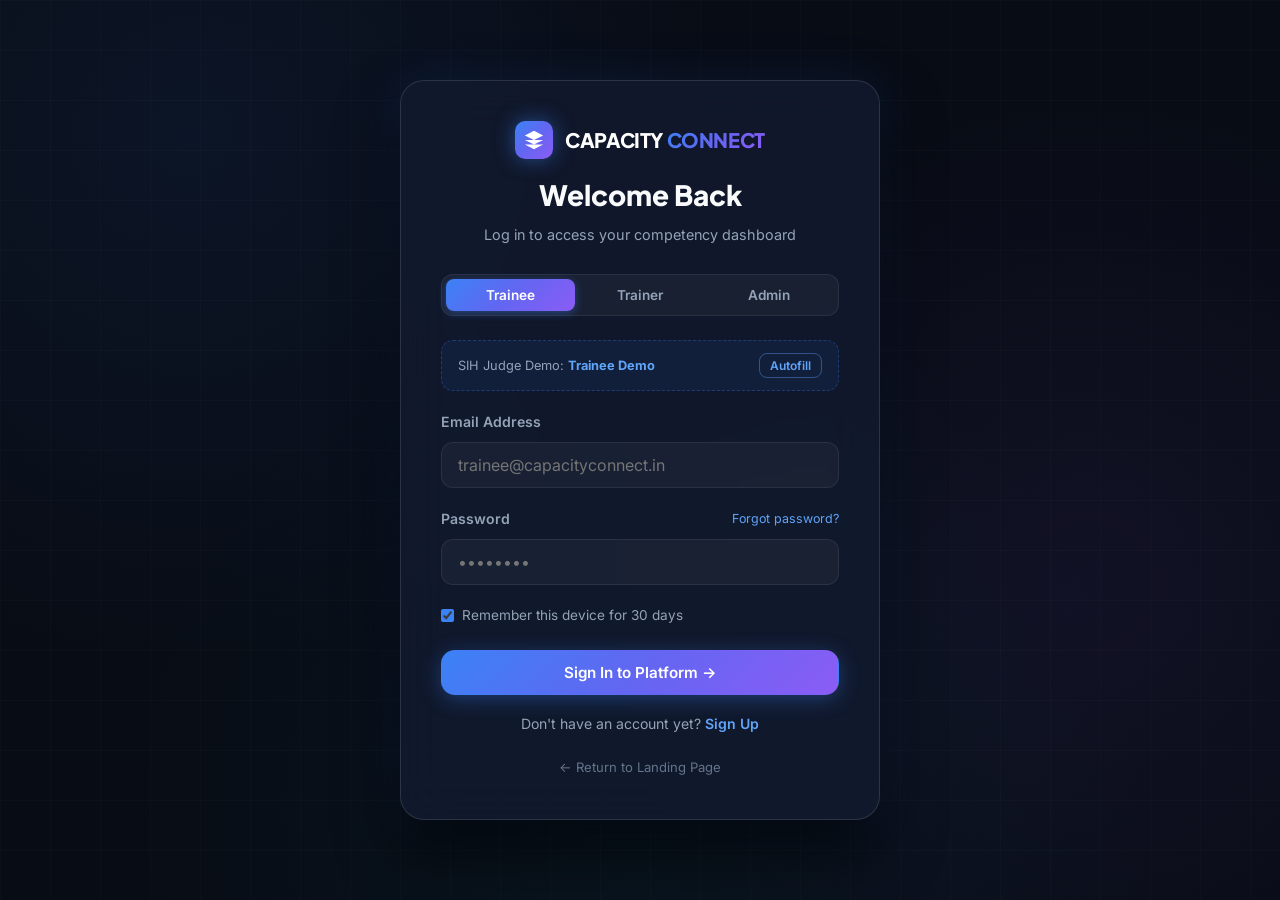
<file: admin-dashboard.html>
<!doctype html>
<html lang="en">
<head>
  <meta charset="UTF-8" />
  <meta name="viewport" content="width=device-width, initial-scale=1.0" />
  <title>Admin Dashboard | CAPACITY CONNECT</title>
  <link rel="icon" href="assets/favicon.ico" />
  <link rel="preconnect" href="https://fonts.googleapis.com" />
  <link href="https://fonts.googleapis.com/css2?family=DM+Sans:wght@400;500;600;700&family=Manrope:wght@500;600;700;800&display=swap" rel="stylesheet" />
  <link rel="stylesheet" href="css/admin-dashboard.css" />
</head>
<body>

<div id="mobileOverlay" class="mobile-overlay"></div>

<!-- ===================== SIDEBAR ===================== -->
<aside id="sidebar" class="sidebar">
  <div class="sidebar-brand">
    <div class="brand-mark">
      <svg viewBox="0 0 24 24" width="24" height="24">
        <path fill="white" d="M12 2L2 7l10 5 10-5-10-5zM2 17l10 5 10-5M2 12l10 5 10-5"/>
      </svg>
    </div>
    <div>
      <div class="brand-name">CAPACITY<span> CONNECT</span></div>
      <div class="brand-sub">Admin workspace</div>
    </div>
  </div>

  <nav class="sidebar-nav" id="sidebarNav">
    <!-- OVERVIEW -->
    <div class="nav-section">
      <p class="nav-label">Overview</p>
      <button class="nav-item active" data-view="dashboard">
        <svg class="nav-icon" viewBox="0 0 24 24" width="16" height="16" fill="none" stroke="currentColor" stroke-width="2" stroke-linecap="round" stroke-linejoin="round"><rect x="3" y="3" width="7" height="9" rx="1"/><rect x="14" y="3" width="7" height="5" rx="1"/><rect x="14" y="12" width="7" height="9" rx="1"/><rect x="3" y="16" width="7" height="5" rx="1"/></svg>
        <span>Dashboard</span>
      </button>
    </div>

    <!-- MANAGEMENT -->
    <div class="nav-section">
      <p class="nav-label">Management</p>
      <button class="nav-item" data-view="users">
        <svg class="nav-icon" viewBox="0 0 24 24" width="16" height="16" fill="none" stroke="currentColor" stroke-width="2" stroke-linecap="round" stroke-linejoin="round"><path d="M17 21v-2a4 4 0 0 0-4-4H5a4 4 0 0 0-4 4v2"/><circle cx="9" cy="7" r="4"/><path d="M23 21v-2a4 4 0 0 0-3-3.87"/><path d="M16 3.13a4 4 0 0 1 0 7.75"/></svg>
        <span>User Management</span>
      </button>
      <button class="nav-item" data-view="courses">
        <svg class="nav-icon" viewBox="0 0 24 24" width="16" height="16" fill="none" stroke="currentColor" stroke-width="2" stroke-linecap="round" stroke-linejoin="round"><path d="M4 19.5A2.5 2.5 0 0 1 6.5 17H20"/><path d="M6.5 2H20v20H6.5A2.5 2.5 0 0 1 4 19.5v-15A2.5 2.5 0 0 1 6.5 2z"/></svg>
        <span>Course Management</span>
      </button>
      <button class="nav-item" data-view="assessments">
        <svg class="nav-icon" viewBox="0 0 24 24" width="16" height="16" fill="none" stroke="currentColor" stroke-width="2" stroke-linecap="round" stroke-linejoin="round"><circle cx="11" cy="11" r="8"/><path d="M8 11a3 3 0 0 1 5.5-1.5c0 2-2.5 1.5-2.5 3.5"/><path d="M11 15h.01"/><path d="m21 21-4.35-4.35"/></svg>
        <span>Assessments</span>
      </button>
      <button class="nav-item" data-view="trainers">
        <svg class="nav-icon" viewBox="0 0 24 24" width="16" height="16" fill="none" stroke="currentColor" stroke-width="2" stroke-linecap="round" stroke-linejoin="round"><path d="M16 21v-2a4 4 0 0 0-4-4H6a4 4 0 0 0-4 4v2"/><circle cx="9" cy="7" r="4"/><line x1="19" y1="8" x2="19" y2="14"/><line x1="22" y1="11" x2="16" y2="11"/></svg>
        <span>Trainer Monitoring</span>
      </button>
    </div>

    <!-- COMPETENCY & ANALYTICS -->
    <div class="nav-section">
      <p class="nav-label">Competency &amp; Insights</p>
      <button class="nav-item" data-view="competency">
        <svg class="nav-icon" viewBox="0 0 24 24" width="16" height="16" fill="none" stroke="currentColor" stroke-width="2" stroke-linecap="round" stroke-linejoin="round"><circle cx="12" cy="12" r="10"/><circle cx="12" cy="12" r="6"/><circle cx="12" cy="12" r="2"/></svg>
        <span>Competency Overview</span>
      </button>
      <button class="nav-item" data-view="skill-gaps">
        <svg class="nav-icon" viewBox="0 0 24 24" width="16" height="16" fill="none" stroke="currentColor" stroke-width="2" stroke-linecap="round" stroke-linejoin="round"><polyline points="22 7 13.5 15.5 8.5 10.5 2 17"/><polyline points="16 7 22 7 22 13"/></svg>
        <span>Skill Gap Analytics</span>
      </button>
      <button class="nav-item" data-view="reports">
        <svg class="nav-icon" viewBox="0 0 24 24" width="16" height="16" fill="none" stroke="currentColor" stroke-width="2" stroke-linecap="round" stroke-linejoin="round"><path d="M3 3v18h18"/><path d="M7 16v-4"/><path d="M12 16V8"/><path d="M17 16v-7"/></svg>
        <span>Reports &amp; Analytics</span>
      </button>
    </div>

    <!-- OPERATIONS -->
    <div class="nav-section">
      <p class="nav-label">Operations</p>
      <button class="nav-item" data-view="certificates">
        <svg class="nav-icon" viewBox="0 0 24 24" width="16" height="16" fill="none" stroke="currentColor" stroke-width="2" stroke-linecap="round" stroke-linejoin="round"><circle cx="12" cy="8" r="7"/><polyline points="8.21 13.89 7 23 12 20 17 23 15.79 13.88"/></svg>
        <span>Certificates</span>
      </button>
      <button class="nav-item" data-view="announcements">
        <svg class="nav-icon" viewBox="0 0 24 24" width="16" height="16" fill="none" stroke="currentColor" stroke-width="2" stroke-linecap="round" stroke-linejoin="round"><path d="m3 11 18-5v12L3 14v-3z"/><path d="M11.6 16.8a3 3 0 1 1-5.8-1.6"/></svg>
        <span>Announcements</span>
      </button>
      <button class="nav-item" data-view="notifications">
        <svg class="nav-icon" viewBox="0 0 24 24" width="16" height="16" fill="none" stroke="currentColor" stroke-width="2" stroke-linecap="round" stroke-linejoin="round"><path d="M6 8a6 6 0 0 1 12 0c0 7 3 9 3 9H3s3-2 3-9"/><path d="M10.3 21a1.94 1.94 0 0 0 3.4 0"/></svg>
        <span>Notifications</span>
        <span class="nav-badge" id="navNotifBadge">3</span>
      </button>
    </div>

    <!-- ECOSYSTEM PILLS -->
    <div class="sidebar-ecosystem-card">
      <div class="sec-title">
        <svg viewBox="0 0 24 24" width="13" height="13" fill="none" stroke="currentColor" stroke-width="2" stroke-linecap="round" stroke-linejoin="round"><circle cx="12" cy="12" r="10"/><path d="M12 16v-4"/><path d="M12 8h.01"/></svg>
        Ecosystem Roles
      </div>
      <div class="sec-pills">
        <div class="sec-pill"><span class="role-tag">TRAINEE</span><span>Learn &rarr; Assess</span></div>
        <div class="sec-pill"><span class="role-tag">TRAINER</span><span>Create &rarr; Teach</span></div>
        <div class="sec-pill active"><span class="role-tag">ADMIN</span><span>Manage &rarr; Analyze</span></div>
      </div>
    </div>
  </nav>

  <div class="sidebar-footer">
    <button class="nav-item" data-view="settings">
      <svg class="nav-icon" viewBox="0 0 24 24" width="16" height="16" fill="none" stroke="currentColor" stroke-width="2" stroke-linecap="round" stroke-linejoin="round"><circle cx="12" cy="12" r="3"/><path d="M19.4 15a1.65 1.65 0 0 0 .33 1.82l.06.06a2 2 0 1 1-2.83 2.83l-.06-.06a1.65 1.65 0 0 0-1.82-.33 1.65 1.65 0 0 0-1 1.51V21a2 2 0 0 1-4 0v-.09A1.65 1.65 0 0 0 9 19.4a1.65 1.65 0 0 0-1.82.33l-.06.06a2 2 0 1 1-2.83-2.83l.06-.06a1.65 1.65 0 0 0 .33-1.82 1.65 1.65 0 0 0-1.51-1H3a2 2 0 0 1 0-4h.09A1.65 1.65 0 0 0 4.6 9a1.65 1.65 0 0 0-.33-1.82l-.06-.06a2 2 0 1 1 2.83-2.83l.06.06a1.65 1.65 0 0 0 1.82.33H9a1.65 1.65 0 0 0 1-1.51V3a2 2 0 0 1 4 0v.09a1.65 1.65 0 0 0 1 1.51 1.65 1.65 0 0 0 1.82-.33l.06-.06a2 2 0 1 1 2.83 2.83l-.06.06a1.65 1.65 0 0 0-.33 1.82V9a1.65 1.65 0 0 0 1.51 1H21a2 2 0 0 1 0 4h-.09a1.65 1.65 0 0 0-1.51 1z"/></svg>
      <span>Settings</span>
    </button>
    <button class="footer-profile" data-view="profile">
      <div class="avatar avatar-admin">AD</div>
      <div class="footer-profile-text">
        <div class="footer-profile-name" id="sideAdminName">Admin</div>
        <div class="footer-profile-role">Administrator</div>
      </div>
      <svg viewBox="0 0 24 24" width="14" height="14" fill="none" stroke="currentColor" stroke-width="2" stroke-linecap="round" stroke-linejoin="round" class="chev"><path d="m6 9 6 6 6-6"/></svg>
    </button>
  </div>
</aside>

<!-- ===================== MAIN WRAPPER ===================== -->
<main class="main">
  <!-- TOPBAR -->
  <header class="topbar">
    <div class="topbar-left">
      <button id="menuBtn" class="icon-btn mobile-only" aria-label="Toggle navigation">
        <svg viewBox="0 0 24 24" width="20" height="20" fill="none" stroke="currentColor" stroke-width="2" stroke-linecap="round" stroke-linejoin="round"><line x1="3" y1="12" x2="21" y2="12"/><line x1="3" y1="6" x2="21" y2="6"/><line x1="3" y1="18" x2="21" y2="18"/></svg>
      </button>
      <div class="search-wrap">
        <svg class="search-icon" viewBox="0 0 24 24" width="15" height="15" fill="none" stroke="currentColor" stroke-width="2" stroke-linecap="round" stroke-linejoin="round"><circle cx="11" cy="11" r="8"/><path d="m21 21-4.35-4.35"/></svg>
        <input id="globalSearch" type="text" placeholder="Search users, courses, analytics..." autocomplete="off" />
      </div>
      <div class="breadcrumb">
        <span class="crumb-sep">/</span><span>Admin workspace</span>
        <svg viewBox="0 0 24 24" width="13" height="13" fill="none" stroke="currentColor" stroke-width="2" stroke-linecap="round" stroke-linejoin="round"><path d="m9 18 6-6-6-6"/></svg>
        <span class="crumb-active" id="crumbActive">Dashboard</span>
      </div>
    </div>

    <div class="topbar-right">
      <div class="date-pill">
        <svg viewBox="0 0 24 24" width="13" height="13" fill="none" stroke="currentColor" stroke-width="2" stroke-linecap="round" stroke-linejoin="round"><rect x="3" y="4" width="18" height="18" rx="2" ry="2"/><line x1="16" y1="2" x2="16" y2="6"/><line x1="8" y1="2" x2="8" y2="6"/><line x1="3" y1="10" x2="21" y2="10"/></svg>
        <span id="adminCurrentDate"></span>
      </div>

      <button id="notifBtn" class="icon-btn notif-btn" aria-label="Notifications">
        <svg viewBox="0 0 24 24" width="18" height="18" fill="none" stroke="currentColor" stroke-width="2" stroke-linecap="round" stroke-linejoin="round"><path d="M6 8a6 6 0 0 1 12 0c0 7 3 9 3 9H3s3-2 3-9"/><path d="M10.3 21a1.94 1.94 0 0 0 3.4 0"/></svg>
        <span class="notif-dot" id="headerNotifDot"></span>
      </button>

      <div class="v-divider"></div>

      <button id="profileBtn" class="profile-trigger" aria-label="Profile menu">
        <div class="avatar avatar-admin">AD</div>
        <div class="profile-text">
          <div class="profile-name" id="topAdminName">Admin</div>
          <div class="profile-role">Administrator</div>
        </div>
        <svg viewBox="0 0 24 24" width="14" height="14" fill="none" stroke="currentColor" stroke-width="2" stroke-linecap="round" stroke-linejoin="round"><path d="m6 9 6 6 6-6"/></svg>
      </button>
    </div>

    <!-- Notification Dropdown Panel -->
    <div id="notifPanel" class="dropdown-panel notif-panel hidden">
      <div class="panel-head">
        <span>Notifications</span>
        <button id="markAllRead" class="link-btn">Mark all read</button>
      </div>
      <div id="notifPanelList"></div>
    </div>

    <!-- Profile Dropdown Panel -->
    <div id="profilePanel" class="dropdown-panel profile-panel hidden">
      <div class="panel-head-sm">Administrator Account</div>
      <button class="panel-item" data-view="profile">
        <svg viewBox="0 0 24 24" width="14" height="14" fill="none" stroke="currentColor" stroke-width="2" stroke-linecap="round" stroke-linejoin="round"><path d="M19 21v-2a4 4 0 0 0-4-4H9a4 4 0 0 0-4 4v2"/><circle cx="12" cy="7" r="4"/></svg>
        <span>View Profile</span>
      </button>
      <button class="panel-item" data-view="settings">
        <svg viewBox="0 0 24 24" width="14" height="14" fill="none" stroke="currentColor" stroke-width="2" stroke-linecap="round" stroke-linejoin="round"><circle cx="12" cy="12" r="3"/><path d="M19.4 15a1.65 1.65 0 0 0 .33 1.82l.06.06a2 2 0 1 1-2.83 2.83l-.06-.06a1.65 1.65 0 0 0-1.82-.33 1.65 1.65 0 0 0-1 1.51V21a2 2 0 0 1-4 0v-.09A1.65 1.65 0 0 0 9 19.4a1.65 1.65 0 0 0-1.82.33l-.06.06a2 2 0 1 1-2.83-2.83l.06-.06a1.65 1.65 0 0 0 .33-1.82 1.65 1.65 0 0 0-1.51-1H3a2 2 0 0 1 0-4h.09A1.65 1.65 0 0 0 4.6 9a1.65 1.65 0 0 0-.33-1.82l-.06-.06a2 2 0 1 1 2.83-2.83l.06.06a1.65 1.65 0 0 0 1.82.33H9a1.65 1.65 0 0 0 1-1.51V3a2 2 0 0 1 4 0v.09a1.65 1.65 0 0 0 1 1.51 1.65 1.65 0 0 0 1.82-.33l.06-.06a2 2 0 1 1 2.83 2.83l-.06.06a1.65 1.65 0 0 0-.33 1.82V9a1.65 1.65 0 0 0 1.51 1H21a2 2 0 0 1 0 4h-.09a1.65 1.65 0 0 0-1.51 1z"/></svg>
        <span>Workspace Settings</span>
      </button>
      <button class="panel-item danger" data-view="logout">
        <svg viewBox="0 0 24 24" width="14" height="14" fill="none" stroke="currentColor" stroke-width="2" stroke-linecap="round" stroke-linejoin="round"><path d="M9 21H5a2 2 0 0 1-2-2V5a2 2 0 0 1 2-2h4"/><polyline points="16 17 21 12 16 7"/><line x1="21" y1="12" x2="9" y2="12"/></svg>
        <span>Logout</span>
      </button>
    </div>
  </header>

  <!-- CONTENT CONTAINER -->
  <div class="content">

    <!-- ================================================================= -->
    <!-- VIEW 1: DASHBOARD OVERVIEW                                        -->
    <!-- ================================================================= -->
    <section class="view" id="view-dashboard" data-view-name="dashboard">
      <div class="welcome-row">
        <div>
          <div class="eyebrow"><span class="dot"></span> <span>Saturday, September 5, 2026</span></div>
          <h1 class="h1">Good morning, <span class="accent-text">Admin</span> <span class="wave"></span></h1>
          <p class="sub">Here's an overview of your organization's learning and competency activity.</p>
        </div>
        <div class="head-actions">
          <button class="btn btn-outline" data-view="reports">
            <svg viewBox="0 0 24 24" width="14" height="14" fill="none" stroke="currentColor" stroke-width="2" stroke-linecap="round" stroke-linejoin="round"><path d="M21 15v4a2 2 0 0 1-2 2H5a2 2 0 0 1-2-2v-4"/><polyline points="7 10 12 15 17 10"/><line x1="12" y1="15" x2="12" y2="3"/></svg>
            Export Report
          </button>
          <button class="btn btn-primary" id="createAnnouncementBtn">
            <svg viewBox="0 0 24 24" width="14" height="14" fill="none" stroke="currentColor" stroke-width="2" stroke-linecap="round" stroke-linejoin="round"><line x1="12" y1="5" x2="12" y2="19"/><line x1="5" y1="12" x2="19" y2="12"/></svg>
            Create Announcement
          </button>
        </div>
      </div>

      <!-- USP Banner: From Training Activity to Organizational Competency -->
      <div class="usp-banner">
        <div class="usp-content">
          <div class="usp-tag">
            <svg viewBox="0 0 24 24" width="12" height="12" fill="none" stroke="currentColor" stroke-width="2" stroke-linecap="round" stroke-linejoin="round"><circle cx="12" cy="12" r="10"/><path d="M12 2a14.5 14.5 0 0 0 0 20 14.5 14.5 0 0 0 0-20"/><path d="M2 12h20"/></svg>
            Strategic Competency Engine
          </div>
          <div class="usp-headline">"From training activity to organizational competency."</div>
          <div class="usp-desc">Identify skill gaps, monitor training performance, and build the right learning capacity across your entire workforce.</div>
        </div>
        <div class="usp-ecosystem">
          <div class="role-badge-pill"><span class="pill-role">TRAINEE</span><span>Learn &rarr; Assess</span></div>
          <div class="role-badge-pill"><span class="pill-role">TRAINER</span><span>Create &rarr; Teach</span></div>
          <div class="role-badge-pill active-admin"><span class="pill-role">ADMIN</span><span>Manage &rarr; Improve</span></div>
        </div>
      </div>

      <!-- SECTION 1: SIX KPI CARDS -->
      <section class="stat-grid-6">
        <!-- 1. Total Trainees -->
        <div class="stat-card">
          <div class="stat-icon-row">
            <div class="stat-icon bg-blue">
              <svg viewBox="0 0 24 24" width="18" height="18" fill="none" stroke="currentColor" stroke-width="2" stroke-linecap="round" stroke-linejoin="round"><path d="M17 21v-2a4 4 0 0 0-4-4H5a4 4 0 0 0-4 4v2"/><circle cx="9" cy="7" r="4"/><path d="M23 21v-2a4 4 0 0 0-3-3.87"/><path d="M16 3.13a4 4 0 0 1 0 7.75"/></svg>
            </div>
            <span class="stat-trend">+12.4%</span>
          </div>
          <div class="stat-value" id="adminTotalTrainees">0</div>
          <div class="stat-label">Total Trainees</div>
        </div>

        <!-- 2. Total Trainers -->
        <div class="stat-card">
          <div class="stat-icon-row">
            <div class="stat-icon bg-violet">
              <svg viewBox="0 0 24 24" width="18" height="18" fill="none" stroke="currentColor" stroke-width="2" stroke-linecap="round" stroke-linejoin="round"><path d="M16 21v-2a4 4 0 0 0-4-4H6a4 4 0 0 0-4 4v2"/><circle cx="9" cy="7" r="4"/><line x1="19" y1="8" x2="19" y2="14"/><line x1="22" y1="11" x2="16" y2="11"/></svg>
            </div>
            <span class="stat-trend">+5.8%</span>
          </div>
          <div class="stat-value" id="adminTotalTrainers">0</div>
          <div class="stat-label">Total Trainers</div>
        </div>

        <!-- 3. Active Courses -->
        <div class="stat-card">
          <div class="stat-icon-row">
            <div class="stat-icon bg-cyan">
              <svg viewBox="0 0 24 24" width="18" height="18" fill="none" stroke="currentColor" stroke-width="2" stroke-linecap="round" stroke-linejoin="round"><path d="M4 19.5A2.5 2.5 0 0 1 6.5 17H20"/><path d="M6.5 2H20v20H6.5A2.5 2.5 0 0 1 4 19.5v-15A2.5 2.5 0 0 1 6.5 2z"/></svg>
            </div>
            <span class="stat-trend">+8.2%</span>
          </div>
          <div class="stat-value" id="adminActiveCourses">0</div>
          <div class="stat-label">Active Courses</div>
        </div>

        <!-- 4. Assessments -->
        <div class="stat-card">
          <div class="stat-icon-row">
            <div class="stat-icon bg-emerald">
              <svg viewBox="0 0 24 24" width="18" height="18" fill="none" stroke="currentColor" stroke-width="2" stroke-linecap="round" stroke-linejoin="round"><circle cx="12" cy="12" r="10"/><polyline points="12 6 12 12 16 14"/></svg>
            </div>
            <span class="stat-trend">+14.6%</span>
          </div>
          <div class="stat-value" id="adminAssessmentsCompleted">0</div>
          <div class="stat-label">Assessments Completed</div>
        </div>

        <!-- 5. Training Completion -->
        <div class="stat-card">
          <div class="stat-icon-row">
            <div class="stat-icon bg-amber">
              <svg viewBox="0 0 24 24" width="18" height="18" fill="none" stroke="currentColor" stroke-width="2" stroke-linecap="round" stroke-linejoin="round"><polyline points="22 7 13.5 15.5 8.5 10.5 2 17"/><polyline points="16 7 22 7 22 13"/></svg>
            </div>
            <span class="stat-trend">+6.3%</span>
          </div>
          <div class="stat-value" id="adminAverageScore">0%</div>
          <div class="stat-label">Average Training Score</div>
        </div>

        <!-- 6. Certificates Issued -->
        <div class="stat-card">
          <div class="stat-icon-row">
            <div class="stat-icon bg-rose">
              <svg viewBox="0 0 24 24" width="18" height="18" fill="none" stroke="currentColor" stroke-width="2" stroke-linecap="round" stroke-linejoin="round"><circle cx="12" cy="8" r="7"/><polyline points="8.21 13.89 7 23 12 20 17 23 15.79 13.88"/></svg>
            </div>
            <span class="stat-trend">+10.8%</span>
          </div>
          <div class="stat-value" id="adminCertificatesIssued">0</div>
          <div class="stat-label">Certificates Issued</div>
        </div>
      </section>

      <!-- SECTION 2: ORGANIZATION ACTIVITY (TWO-COL) -->
      <div class="two-col two-col-charts">
        <!-- Training Participation Line/Area Chart -->
        <div class="card">
          <div class="card-head">
            <div>
              <h2>Training Participation</h2>
              <p>Monthly learner engagement &middot; Jan to Aug 2026</p>
            </div>
            <button class="link-btn" data-view="reports">Full analytics &rarr;</button>
          </div>
          <div class="chart-container">
            <div class="chart-metrics-row">
              <div class="chart-metric">
                <span class="chart-metric-val">1,248</span>
                <span class="chart-metric-lbl">Total Participants</span>
              </div>
              <div class="chart-metric">
                <span class="chart-metric-val" style="color:var(--cyan-400);">980</span>
                <span class="chart-metric-lbl">Active Learners</span>
              </div>
              <div class="chart-metric">
                <span class="chart-metric-val" style="color:var(--emerald-400);">74%</span>
                <span class="chart-metric-lbl">Completion Rate</span>
              </div>
            </div>
            <div class="svg-chart-wrap" id="participationChart"></div>
          </div>
        </div>

        <!-- Course Completion Breakdown -->
        <div class="card">
          <div class="card-head">
            <div>
              <h2>Course Completion</h2>
              <p>Learner cohort progress distribution</p>
            </div>
            <span class="badge badge-published">74% Target Met</span>
          </div>
          <div class="completion-breakdown">
            <div class="comp-multi-bar">
              <div class="comp-segment-completed" style="width:74%;" title="Completed: 74%"></div>
              <div class="comp-segment-progress" style="width:18%;" title="In Progress: 18%"></div>
              <div class="comp-segment-notstarted" style="width:8%;" title="Not Started: 8%"></div>
            </div>

            <div class="comp-stat-row">
              <div class="comp-stat-name">
                <div class="comp-dot comp-segment-completed"></div>
                <span>Completed</span>
              </div>
              <span class="comp-stat-pct" style="color:var(--blue-400);">74%</span>
            </div>

            <div class="comp-stat-row">
              <div class="comp-stat-name">
                <div class="comp-dot comp-segment-progress"></div>
                <span>In Progress</span>
              </div>
              <span class="comp-stat-pct" style="color:var(--amber-400);">18%</span>
            </div>

            <div class="comp-stat-row">
              <div class="comp-stat-name">
                <div class="comp-dot comp-segment-notstarted"></div>
                <span>Not Started</span>
              </div>
              <span class="comp-stat-pct" style="color:var(--slate-400);">8%</span>
            </div>

            <div style="margin-top:14px; padding:12px; border-radius:8px; background:var(--card-alt); border:1px solid var(--border-soft); font-size:11px; color:var(--slate-400);">
              <span style="color:#fff; font-weight:600;">Cohort Milestone:</span> Overall graduation pace is 6.3% faster than the previous quarter.
            </div>
          </div>
        </div>
      </div>

      <!-- SECTION 3 & 4: COMPETENCY OVERVIEW & SKILL GAPS (TWO-COL) -->
      <div class="two-col two-col-competency">
        <!-- Competency Overview -->
        <div class="card">
          <div class="card-head">
            <div>
              <h2>Organization Competency Overview</h2>
              <p>Average competency levels across key skills</p>
            </div>
            <button class="link-btn" data-view="competency">Detailed breakdown &rarr;</button>
          </div>
          <div class="competency-bars-list" id="competencyBarsList"></div>
          <div style="display:flex; justify-content:space-between; margin-top:20px; padding-top:12px; border-top:1px solid var(--border-faint); font-size:10px; color:var(--slate-500);">
            <span>Beginner (0-39%)</span>
            <span>Developing (40-59%)</span>
            <span>Proficient (60-79%)</span>
            <span>Advanced (80-100%)</span>
          </div>
        </div>

        <!-- Top Organizational Skill Gaps -->
        <div class="card">
          <div class="card-head">
            <div>
              <h2>Top Organizational Skill Gaps</h2>
              <p>Skills where additional training capacity is needed</p>
            </div>
            <svg viewBox="0 0 24 24" width="18" height="18" fill="none" stroke="currentColor" stroke-width="2" stroke-linecap="round" stroke-linejoin="round" class="text-rose"><path d="m21.73 18-8-14a2 2 0 0 0-3.48 0l-8 14A2 2 0 0 0 4 21h16a2 2 0 0 0 1.73-3Z"/><line x1="12" y1="9" x2="12" y2="13"/><line x1="12" y1="17" x2="12.01" y2="17"/></svg>
          </div>
          <div class="skill-gap-list" id="skillGapsList"></div>
          <div class="recommendation-box">
            <svg viewBox="0 0 24 24" width="16" height="16" fill="none" stroke="currentColor" stroke-width="2" stroke-linecap="round" stroke-linejoin="round"><circle cx="12" cy="12" r="10"/><line x1="12" y1="16" x2="12" y2="12"/><line x1="12" y1="8" x2="12.01" y2="8"/></svg>
            <div><strong>Recommended organizational action:</strong> Increase AI/ML and Cybersecurity training capacity.</div>
          </div>
          <button class="btn btn-outline btn-block" style="margin-top:16px;" data-view="skill-gaps">
            View Full Skill Gap Report &rarr;
          </button>
        </div>
      </div>
    </section>

    <!-- ================================================================= -->
    <!-- VIEW 2: USER MANAGEMENT                                           -->
    <!-- ================================================================= -->
    <section class="view hidden" id="view-users" data-view-name="users">
      <div class="view-header">
        <div>
          <h1 class="h1-sm">User Management</h1>
          <p class="sub">Oversee accounts, approve pending registrations, and adjust organizational roles.</p>
        </div>
        <div class="head-actions">
          <button class="btn btn-outline btn-sm" id="exportCsvBtn">Export Users</button>
        </div>
      </div>

      <div class="card">
        <!-- Tabs -->
        <div class="tabs-bar">
          <button class="tab-btn active" data-tab="all">All Users <span class="tab-count" id="countAllUsers">0</span></button>
          <button class="tab-btn" data-tab="trainees">Trainees <span class="tab-count" id="countTrainees">0</span></button>
          <button class="tab-btn" data-tab="trainers">Trainers <span class="tab-count" id="countTrainers">0</span></button>
          <button class="tab-btn" data-tab="pending">Pending Approvals <span class="tab-count" id="countPending" style="background:rgba(251,191,36,0.2); color:var(--amber-400);">0</span></button>
        </div>

        <!-- Filter and Search Row -->
        <div class="filter-row">
          <div class="search-wrap" style="display:block; width:260px;">
            <svg class="search-icon" viewBox="0 0 24 24" width="13" height="13" fill="none" stroke="currentColor" stroke-width="2" stroke-linecap="round" stroke-linejoin="round"><circle cx="11" cy="11" r="8"/><path d="m21 21-4.35-4.35"/></svg>
            <input id="userSearchInput" placeholder="Search by name or email..." />
          </div>

          <select id="userRoleFilter" class="select">
            <option value="">All Roles</option>
            <option value="Trainee">Trainee</option>
            <option value="Trainer">Trainer</option>
            <option value="Admin">Administrator</option>
          </select>

          <select id="userStatusFilter" class="select">
            <option value="">All Statuses</option>
            <option value="Active">Active</option>
            <option value="Pending Approval">Pending Approval</option>
            <option value="Disabled">Disabled</option>
          </select>
        </div>

        <!-- User Table -->
        <div class="table-wrap">
          <table class="table">
            <thead>
              <tr>
                <th>Name &amp; Email</th>
                <th>Role</th>
                <th>Status</th>
                <th>Joined</th>
                <th>Actions</th>
              </tr>
            </thead>
            <tbody id="usersTableBody"></tbody>
          </table>
        </div>
      </div>
    </section>

    <!-- ================================================================= -->
    <!-- VIEW 3: COURSE MANAGEMENT                                         -->
    <!-- ================================================================= -->
    <section class="view hidden" id="view-courses" data-view-name="courses">
      <div class="view-header">
        <div>
          <h1 class="h1-sm">Course Management</h1>
          <p class="sub">Monitor learning programs, approve submitted curricula, and review enrollment metrics.</p>
        </div>
      </div>

      <!-- Course KPI Summary Cards -->
      <section class="stat-grid-4">
        <div class="stat-card">
          <div class="stat-value" id="courseCountActive">42</div>
          <div class="stat-label">Active Courses</div>
        </div>
        <div class="stat-card">
          <div class="stat-value" style="color:var(--amber-400);" id="courseCountPending">6</div>
          <div class="stat-label">Pending Approval</div>
        </div>
        <div class="stat-card">
          <div class="stat-value" id="courseCountDraft">9</div>
          <div class="stat-label">Draft Courses</div>
        </div>
        <div class="stat-card">
          <div class="stat-value" style="color:var(--slate-500);" id="courseCountArchived">12</div>
          <div class="stat-label">Archived</div>
        </div>
      </section>

      <div class="card">
        <div class="filter-row">
          <select id="courseFilterStatus" class="select">
            <option value="">All Statuses</option>
            <option value="Published">Published</option>
            <option value="Pending Approval">Pending Approval</option>
            <option value="Draft">Draft</option>
            <option value="Archived">Archived</option>
          </select>

          <select id="courseFilterSkill" class="select">
            <option value="">All Skill Domains</option>
            <option value="AI / ML">AI / ML</option>
            <option value="Database">Database</option>
            <option value="Cybersecurity">Cybersecurity</option>
            <option value="Cloud Computing">Cloud Computing</option>
            <option value="Programming">Programming</option>
            <option value="Communication">Communication</option>
          </select>
        </div>

        <div class="table-wrap">
          <table class="table">
            <thead>
              <tr>
                <th>Course</th>
                <th>Trainer</th>
                <th>Skill</th>
                <th>Enrollments</th>
                <th>Completion</th>
                <th>Status</th>
                <th>Actions</th>
              </tr>
            </thead>
            <tbody id="coursesTableBody"></tbody>
          </table>
        </div>
      </div>
    </section>

    <!-- ================================================================= -->
    <!-- VIEW 4: ASSESSMENT MANAGEMENT                                     -->
    <!-- ================================================================= -->
    <section class="view hidden" id="view-assessments" data-view-name="assessments">
      <div class="view-header">
        <div>
          <h1 class="h1-sm">Assessment Management</h1>
          <p class="sub">Monitor diagnostic tests, attempt distributions, and competency benchmark evaluations.</p>
        </div>
      </div>

      <section class="stat-grid-4">
        <div class="stat-card">
          <div class="stat-value" id="asmtCountTotal">128</div>
          <div class="stat-label">Total Assessments</div>
        </div>
        <div class="stat-card">
          <div class="stat-value" style="color:var(--emerald-400);" id="asmtCountActive">74</div>
          <div class="stat-label">Active</div>
        </div>
        <div class="stat-card">
          <div class="stat-value" id="asmtCountCompleted">42</div>
          <div class="stat-label">Completed</div>
        </div>
        <div class="stat-card">
          <div class="stat-value" style="color:var(--slate-500);" id="asmtCountDraft">12</div>
          <div class="stat-label">Draft</div>
        </div>
      </section>

      <div class="card">
        <div class="filter-row">
          <div class="search-wrap" style="display:block; width:260px;">
            <svg class="search-icon" viewBox="0 0 24 24" width="13" height="13" fill="none" stroke="currentColor" stroke-width="2" stroke-linecap="round" stroke-linejoin="round"><circle cx="11" cy="11" r="8"/><path d="m21 21-4.35-4.35"/></svg>
            <input id="assessmentSearchInput" placeholder="Search assessments or trainers..." />
          </div>
          <select id="assessmentSkillFilter" class="select">
            <option value="">All Skills</option>
            <option value="AI / ML">AI / ML</option>
            <option value="Database">Database</option>
            <option value="Cybersecurity">Cybersecurity</option>
            <option value="Cloud Computing">Cloud Computing</option>
            <option value="Programming">Programming</option>
            <option value="Communication">Communication</option>
          </select>
        </div>

        <div class="table-wrap">
          <table class="table">
            <thead>
              <tr>
                <th>Assessment</th>
                <th>Skill</th>
                <th>Trainer</th>
                <th>Questions</th>
                <th>Attempts</th>
                <th>Average Score</th>
                <th>Status</th>
                <th>Actions</th>
              </tr>
            </thead>
            <tbody id="assessmentsTableBody"></tbody>
          </table>
        </div>
      </div>
    </section>

    <!-- ================================================================= -->
    <!-- VIEW 5: COMPETENCY OVERVIEW                                       -->
    <!-- ================================================================= -->
    <section class="view hidden" id="view-competency" data-view-name="competency">
      <div class="view-header">
        <div>
          <h1 class="h1-sm">Organization Competency Matrix</h1>
          <p class="sub">Comprehensive evaluation of organizational learning capacities and proficiency levels.</p>
        </div>
      </div>

      <div class="card">
        <div class="card-head">
          <div>
            <h2>Organizational Proficiency Distribution</h2>
            <p>Calculated across 1,248 active enrolled trainees</p>
          </div>
          <span class="badge badge-published">Updated Daily</span>
        </div>
        <div class="competency-bars-list">
          <div class="competency-bar-row">
            <div class="competency-bar-header">
              <div><span class="competency-skill-name">Communication &amp; Leadership</span> <span class="competency-band-tag band-advanced">Advanced</span></div>
              <strong>81%</strong>
            </div>
            <div class="competency-track"><div class="competency-fill" style="width:81%; background:linear-gradient(90deg, #10b981, #34d399);"></div></div>
          </div>

          <div class="competency-bar-row">
            <div class="competency-bar-header">
              <div><span class="competency-skill-name">Software Engineering &amp; Programming</span> <span class="competency-band-tag band-proficient">Proficient</span></div>
              <strong>75%</strong>
            </div>
            <div class="competency-track"><div class="competency-fill" style="width:75%; background:linear-gradient(90deg, #2563eb, #60a5fa);"></div></div>
          </div>

          <div class="competency-bar-row">
            <div class="competency-bar-header">
              <div><span class="competency-skill-name">Database Architecture &amp; SQL</span> <span class="competency-band-tag band-proficient">Proficient</span></div>
              <strong>62%</strong>
            </div>
            <div class="competency-track"><div class="competency-fill" style="width:62%; background:linear-gradient(90deg, #2563eb, #60a5fa);"></div></div>
          </div>

          <div class="competency-bar-row">
            <div class="competency-bar-header">
              <div><span class="competency-skill-name">Cloud Computing &amp; DevOps</span> <span class="competency-band-tag band-developing">Developing</span></div>
              <strong>55%</strong>
            </div>
            <div class="competency-track"><div class="competency-fill" style="width:55%; background:linear-gradient(90deg, #d97706, #fbbf24);"></div></div>
          </div>

          <div class="competency-bar-row">
            <div class="competency-bar-header">
              <div><span class="competency-skill-name">Artificial Intelligence &amp; Machine Learning</span> <span class="competency-band-tag band-developing">Developing</span></div>
              <strong>48%</strong>
            </div>
            <div class="competency-track"><div class="competency-fill" style="width:48%; background:linear-gradient(90deg, #d97706, #fbbf24);"></div></div>
          </div>

          <div class="competency-bar-row">
            <div class="competency-bar-header">
              <div><span class="competency-skill-name">Cybersecurity Operations &amp; Defense</span> <span class="competency-band-tag band-developing">Developing</span></div>
              <strong>42%</strong>
            </div>
            <div class="competency-track"><div class="competency-fill" style="width:42%; background:linear-gradient(90deg, #e11d48, #fb7185);"></div></div>
          </div>
        </div>
      </div>
    </section>

    <!-- ================================================================= -->
    <!-- VIEW 6: SKILL GAP ANALYTICS                                       -->
    <!-- ================================================================= -->
    <section class="view hidden" id="view-skill-gaps" data-view-name="skill-gaps">
      <div class="view-header">
        <div>
          <h1 class="h1-sm">Organizational Skill Gap Analytics</h1>
          <p class="sub">Identify deficiencies, benchmark target capacities, and allocate trainer capacity.</p>
        </div>
        <button class="btn btn-primary" data-view="courses">Commission Training Program</button>
      </div>

      <div class="card">
        <div class="table-wrap">
          <table class="table">
            <thead>
              <tr>
                <th>Skill Domain</th>
                <th>Current Level</th>
                <th>Target Level</th>
                <th>Capacity Gap</th>
                <th>Severity</th>
                <th>Recommended Action</th>
              </tr>
            </thead>
            <tbody>
              <tr>
                <td><strong>AI / Machine Learning</strong></td>
                <td>48%</td>
                <td>80%</td>
                <td><span style="color:var(--rose-400); font-weight:700;">32% Deficit</span></td>
                <td><span class="skill-gap-chip chip-critical">Critical</span></td>
                <td>Increase trainer allocation; recruit Dr. Arjun Sharma for 2 new cohorts.</td>
              </tr>
              <tr>
                <td><strong>Cybersecurity Operations</strong></td>
                <td>42%</td>
                <td>75%</td>
                <td><span style="color:var(--rose-400); font-weight:700;">33% Deficit</span></td>
                <td><span class="skill-gap-chip chip-critical">Critical</span></td>
                <td>Publish 'Advanced Cybersecurity' course and mandate diagnostic assessment.</td>
              </tr>
              <tr>
                <td><strong>Cloud Architecture &amp; DevOps</strong></td>
                <td>55%</td>
                <td>80%</td>
                <td><span style="color:var(--amber-400); font-weight:700;">25% Deficit</span></td>
                <td><span class="skill-gap-chip chip-high">High</span></td>
                <td>Introduce hands-on AWS/GCP lab exercises into current coursework.</td>
              </tr>
              <tr>
                <td><strong>Advanced SQL &amp; Data Warehousing</strong></td>
                <td>52%</td>
                <td>75%</td>
                <td><span style="color:var(--amber-400); font-weight:700;">23% Deficit</span></td>
                <td><span class="skill-gap-chip chip-high">High</span></td>
                <td>Schedule peer-assisted mentoring with Priya Mehta.</td>
              </tr>
            </tbody>
          </table>
        </div>
      </div>
    </section>

    <!-- ================================================================= -->
    <!-- VIEW 7: CERTIFICATES                                              -->
    <!-- ================================================================= -->
    <section class="view hidden" id="view-certificates" data-view-name="certificates">
      <div class="view-header">
        <div>
          <h1 class="h1-sm">Certificate Management</h1>
          <p class="sub">Verify credentials, review granted competency certificates, or revoke compromised awards.</p>
        </div>
      </div>

      <section class="stat-grid-4">
        <div class="stat-card">
          <div class="stat-value">936</div>
          <div class="stat-label">Total Certificates</div>
        </div>
        <div class="stat-card">
          <div class="stat-value" style="color:var(--emerald-400);">84</div>
          <div class="stat-label">Issued This Month</div>
        </div>
        <div class="stat-card">
          <div class="stat-value" style="color:var(--amber-400);">18</div>
          <div class="stat-label">Pending Verification</div>
        </div>
        <div class="stat-card">
          <div class="stat-value" style="color:var(--rose-400);">3</div>
          <div class="stat-label">Revoked</div>
        </div>
      </section>

      <div class="card">
        <div class="table-wrap">
          <table class="table">
            <thead>
              <tr>
                <th>Trainee</th>
                <th>Course</th>
                <th>Score</th>
                <th>Issue Date</th>
                <th>Certificate ID</th>
                <th>Status</th>
                <th>Actions</th>
              </tr>
            </thead>
            <tbody id="certificatesTableBody"></tbody>
          </table>
        </div>
      </div>
    </section>

    <!-- ================================================================= -->
    <!-- VIEW 8: ANNOUNCEMENTS                                             -->
    <!-- ================================================================= -->
    <section class="view hidden" id="view-announcements" data-view-name="announcements">
      <div class="view-header">
        <div>
          <h1 class="h1-sm">Announcements &amp; Broadcasts</h1>
          <p class="sub">Deliver organizational notices, curriculum updates, and training schedules.</p>
        </div>
        <button class="btn btn-primary" onclick="document.getElementById('createAnnouncementBtn').click()">
          <svg viewBox="0 0 24 24" width="14" height="14" fill="none" stroke="currentColor" stroke-width="2" stroke-linecap="round" stroke-linejoin="round"><line x1="12" y1="5" x2="12" y2="19"/><line x1="5" y1="12" x2="19" y2="12"/></svg>
          Create Announcement
        </button>
      </div>

      <div class="card">
        <div id="announcementsList"></div>
      </div>
    </section>

    <!-- ================================================================= -->
    <!-- VIEW 9: REPORTS & ANALYTICS                                       -->
    <!-- ================================================================= -->
    <section class="view hidden" id="view-reports" data-view-name="reports">
      <div class="view-header">
        <div>
          <h1 class="h1-sm">Reports &amp; Analytics</h1>
          <p class="sub">Generate strategic training performance digests and export CSV data records.</p>
        </div>
        <div class="head-actions">
          <button class="btn btn-primary" id="generateReportBtn">
            <svg viewBox="0 0 24 24" width="14" height="14" fill="none" stroke="currentColor" stroke-width="2" stroke-linecap="round" stroke-linejoin="round"><path d="M21 15v4a2 2 0 0 1-2 2H5a2 2 0 0 1-2-2v-4"/><polyline points="7 10 12 15 17 10"/><line x1="12" y1="15" x2="12" y2="3"/></svg>
            Export CSV
          </button>
        </div>
      </div>

      <div class="two-col">
        <div class="card">
          <div class="card-head">
            <div>
              <h2>Training Performance Metrics</h2>
              <p>Key indicators of organizational capacity growth</p>
            </div>
          </div>
          <div style="display:flex; flex-direction:column; gap:14px;">
            <div style="display:flex; justify-content:space-between; align-items:center; padding-bottom:10px; border-bottom:1px solid var(--border-hair);">
              <span>Enrollment Rate</span>
              <strong style="color:var(--emerald-400);">88%</strong>
            </div>
            <div style="display:flex; justify-content:space-between; align-items:center; padding-bottom:10px; border-bottom:1px solid var(--border-hair);">
              <span>Course Completion Rate</span>
              <strong style="color:var(--blue-400);">74%</strong>
            </div>
            <div style="display:flex; justify-content:space-between; align-items:center; padding-bottom:10px; border-bottom:1px solid var(--border-hair);">
              <span>Assessment Score Average</span>
              <strong style="color:var(--amber-400);">71%</strong>
            </div>
            <div style="display:flex; justify-content:space-between; align-items:center; padding-bottom:10px; border-bottom:1px solid var(--border-hair);">
              <span>Certification Grant Rate</span>
              <strong style="color:var(--cyan-400);">68%</strong>
            </div>
            <div style="display:flex; justify-content:space-between; align-items:center;">
              <span>Trainee Active Participation Rate</span>
              <strong style="color:var(--emerald-400);">92%</strong>
            </div>
          </div>
        </div>

        <div class="card">
          <div class="card-head">
            <div>
              <h2>Competency Intelligence Summary</h2>
              <p>Critical benchmarks from current quarter diagnostics</p>
            </div>
          </div>
          <div style="display:flex; flex-direction:column; gap:14px;">
            <div style="display:flex; justify-content:space-between; align-items:center; padding-bottom:10px; border-bottom:1px solid var(--border-hair);">
              <span>Highest Competency Domain</span>
              <strong style="color:var(--emerald-400);">Communication (81%)</strong>
            </div>
            <div style="display:flex; justify-content:space-between; align-items:center; padding-bottom:10px; border-bottom:1px solid var(--border-hair);">
              <span>Lowest Competency Domain</span>
              <strong style="color:var(--rose-400);">Cybersecurity (42%)</strong>
            </div>
            <div style="display:flex; justify-content:space-between; align-items:center; padding-bottom:10px; border-bottom:1px solid var(--border-hair);">
              <span>Largest Organizational Skill Gap</span>
              <strong style="color:var(--rose-400);">Cybersecurity (33% Gap)</strong>
            </div>
            <div style="display:flex; justify-content:space-between; align-items:center;">
              <span>Fastest Improving Domain</span>
              <strong style="color:var(--blue-400);">Programming (+12%)</strong>
            </div>
          </div>
        </div>
      </div>
    </section>

    <!-- ================================================================= -->
    <!-- VIEW 10: TRAINER MONITORING                                       -->
    <!-- ================================================================= -->
    <section class="view hidden" id="view-trainers" data-view-name="trainers">
      <div class="view-header">
        <div>
          <h1 class="h1-sm">Trainer Monitoring</h1>
          <p class="sub">Review faculty expertise, workload distribution, and student ratings.</p>
        </div>
      </div>

      <div class="card">
        <div class="table-wrap">
          <table class="table">
            <thead>
              <tr>
                <th>Trainer</th>
                <th>Expertise</th>
                <th>Courses</th>
                <th>Trainees</th>
                <th>Rating</th>
                <th>Experience</th>
                <th>Availability</th>
                <th>Status</th>
              </tr>
            </thead>
            <tbody id="trainersTableBody"></tbody>
          </table>
        </div>
      </div>
    </section>

    <!-- ================================================================= -->
    <!-- VIEW 11: NOTIFICATIONS                                            -->
    <!-- ================================================================= -->
    <section class="view hidden" id="view-notifications" data-view-name="notifications">
      <div class="view-header">
        <div>
          <h1 class="h1-sm">System Notifications</h1>
          <p class="sub">Real-time alerts regarding trainee assessments, course approvals, and verifications.</p>
        </div>
        <button id="markAllReadFull" class="btn btn-outline btn-sm">Mark all read</button>
      </div>

      <div class="card">
        <div id="notificationsFullList"></div>
      </div>
    </section>

    <!-- ================================================================= -->
    <!-- VIEW 12: ADMIN PROFILE                                            -->
    <!-- ================================================================= -->
    <section class="view hidden" id="view-profile" data-view-name="profile">
      <div class="view-header">
        <div>
          <h1 class="h1-sm">Administrator Profile</h1>
          <p class="sub">Manage system administrator credentials and institutional profile.</p>
        </div>
      </div>

      <div class="card" style="max-width:760px;">
        <form id="adminProfileForm">
          <div class="form-grid">
            <label class="field"><span>Full Name</span><input id="pfName" type="text" /></label>
            <label class="field"><span>Email</span><input id="pfEmail" type="email" /></label>
            <label class="field"><span>Role Title</span><input id="pfRole" type="text" /></label>
            <label class="field"><span>Organization</span><input id="pfOrg" type="text" /></label>
            <label class="field"><span>Phone Number</span><input id="pfPhone" type="text" /></label>
            <label class="field wide"><span>Biography</span><textarea id="pfBio" rows="3"></textarea></label>
          </div>
          <div class="modal-footer" style="padding-top:10px;">
            <button type="submit" class="btn btn-primary">Save Profile Settings</button>
          </div>
        </form>
      </div>
    </section>

    <!-- ================================================================= -->
    <!-- VIEW 13: SETTINGS                                                 -->
    <!-- ================================================================= -->
    <section class="view hidden" id="view-settings" data-view-name="settings">
      <div class="view-header">
        <div>
          <h1 class="h1-sm">Workspace Settings</h1>
          <p class="sub">Configure organizational defaults, alerts, and sandbox parameters.</p>
        </div>
      </div>

      <div class="two-col">
        <div class="card">
          <div class="card-head">
            <div>
              <h2>Notification Preferences</h2>
              <p>System events triggered automatically</p>
            </div>
          </div>
          <div style="display:flex; flex-direction:column; gap:16px;">
            <div style="display:flex; align-items:center; justify-content:space-between;">
              <div>
                <div style="font-weight:600; color:#fff;">Course Approval Submissions</div>
                <div style="font-size:11px; color:var(--slate-500);">Notify when trainers submit new course drafts</div>
              </div>
              <span class="badge badge-published">Enabled</span>
            </div>
            <div style="display:flex; align-items:center; justify-content:space-between;">
              <div>
                <div style="font-weight:600; color:#fff;">New User Registrations</div>
                <div style="font-size:11px; color:var(--slate-500);">Alert for pending trainee and trainer accounts</div>
              </div>
              <span class="badge badge-published">Enabled</span>
            </div>
            <div style="display:flex; align-items:center; justify-content:space-between;">
              <div>
                <div style="font-weight:600; color:#fff;">Certificate Issuance Pings</div>
                <div style="font-size:11px; color:var(--slate-500);">Automated notifications upon curriculum completion</div>
              </div>
              <span class="badge badge-published">Enabled</span>
            </div>
          </div>
        </div>

        <div class="card">
          <div class="card-head">
            <div>
              <h2>Prototype Data Sandbox</h2>
              <p>Manage sample datasets and local storage state</p>
            </div>
          </div>
          <p style="font-size:12px; color:var(--slate-400); line-height:1.6; margin-bottom:20px;">
            This prototype uses reactive local state and localStorage. You can restore the original sample records at any time.
          </p>
          <button type="button" class="btn btn-outline" id="resetDataBtn">
            <svg viewBox="0 0 24 24" width="14" height="14" fill="none" stroke="currentColor" stroke-width="2" stroke-linecap="round" stroke-linejoin="round"><path d="M3 12a9 9 0 0 1 9-9 9.75 9.75 0 0 1 6.74 2.74L21 8"/><path d="M21 3v5h-5"/><path d="M21 12a9 9 0 0 1-9 9 9.75 9.75 0 0 1-6.74-2.74L3 16"/><path d="M8 16H3v5"/></svg>
            Reset Prototype Data
          </button>
        </div>
      </div>
    </section>

  </div>
</main>

<!-- ===================== MODAL ROOT ===================== -->
<div id="modalRoot" class="modal-root hidden"></div>

<!-- ===================== TOAST NOTIFICATION ===================== -->
<div id="toast" class="toast hidden"></div>

<script src="js/admin-dashboard.js"></script>
</body>
</html>
</file>
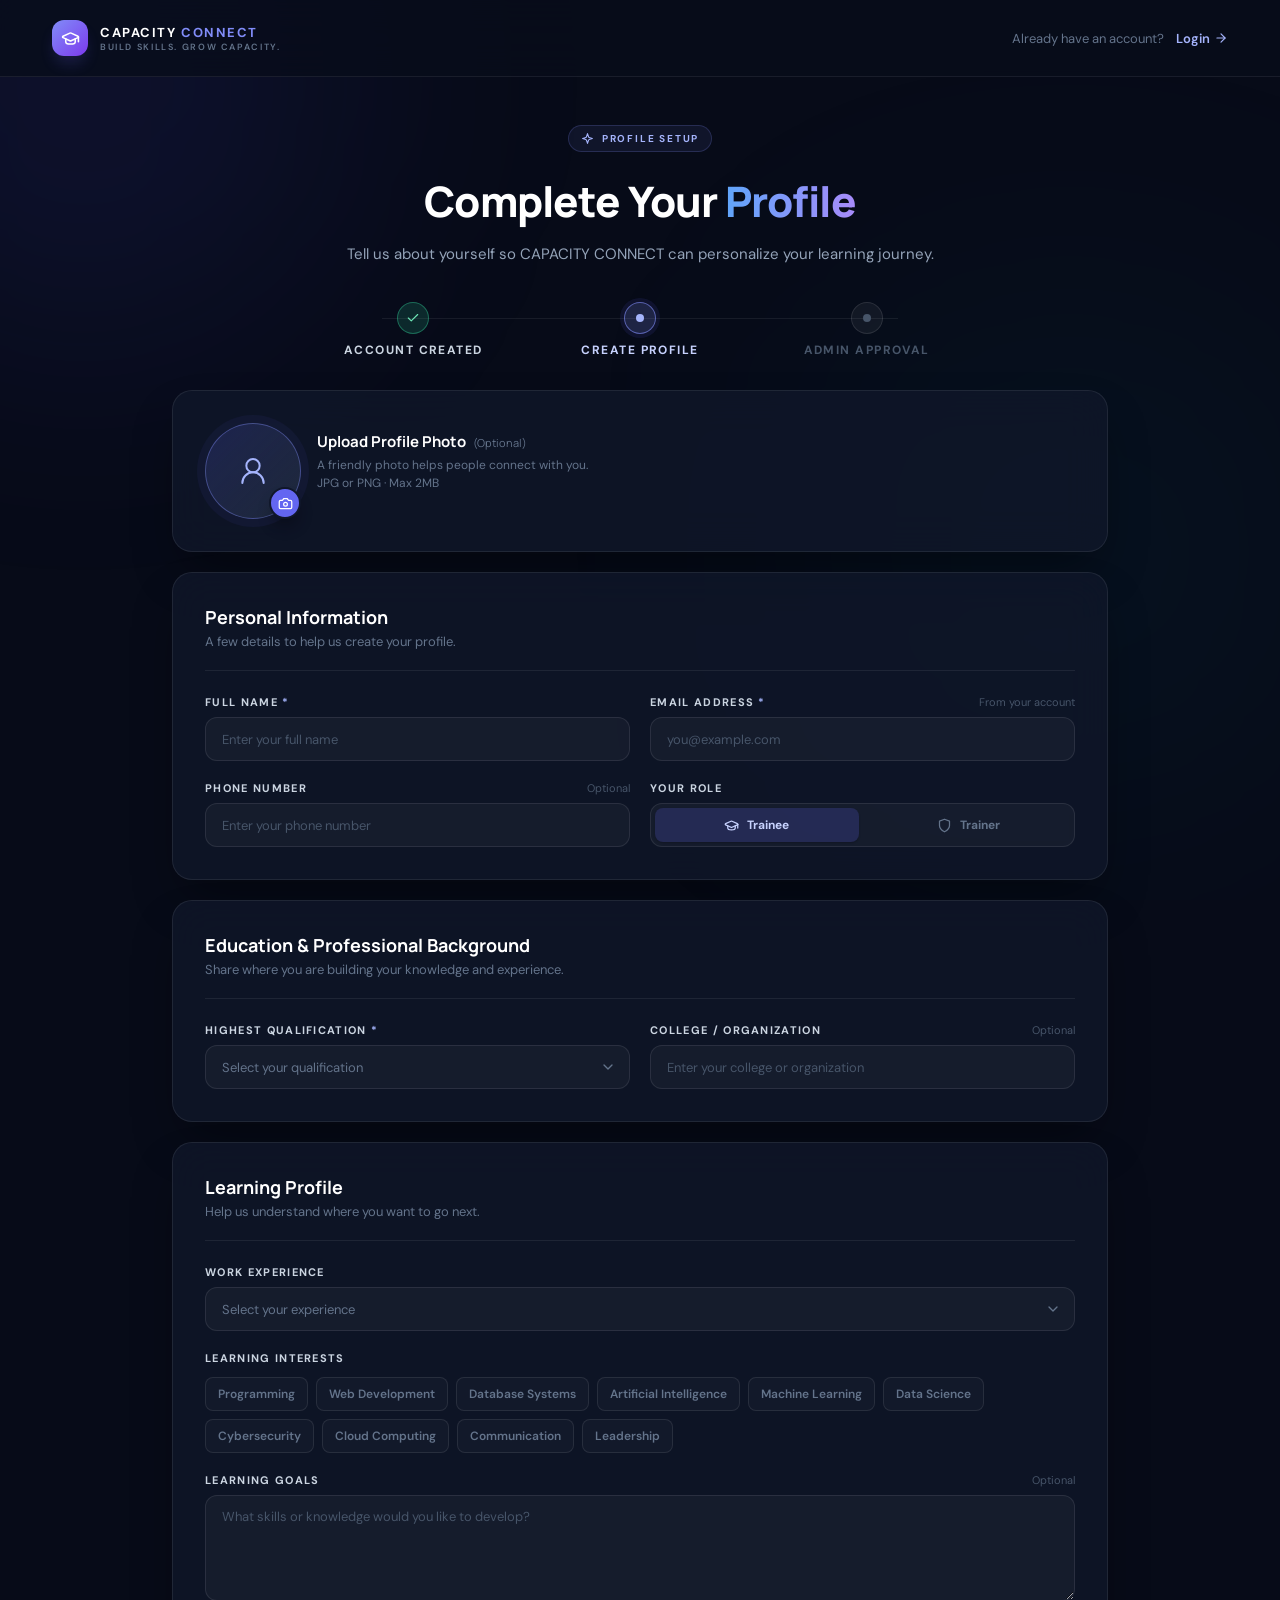
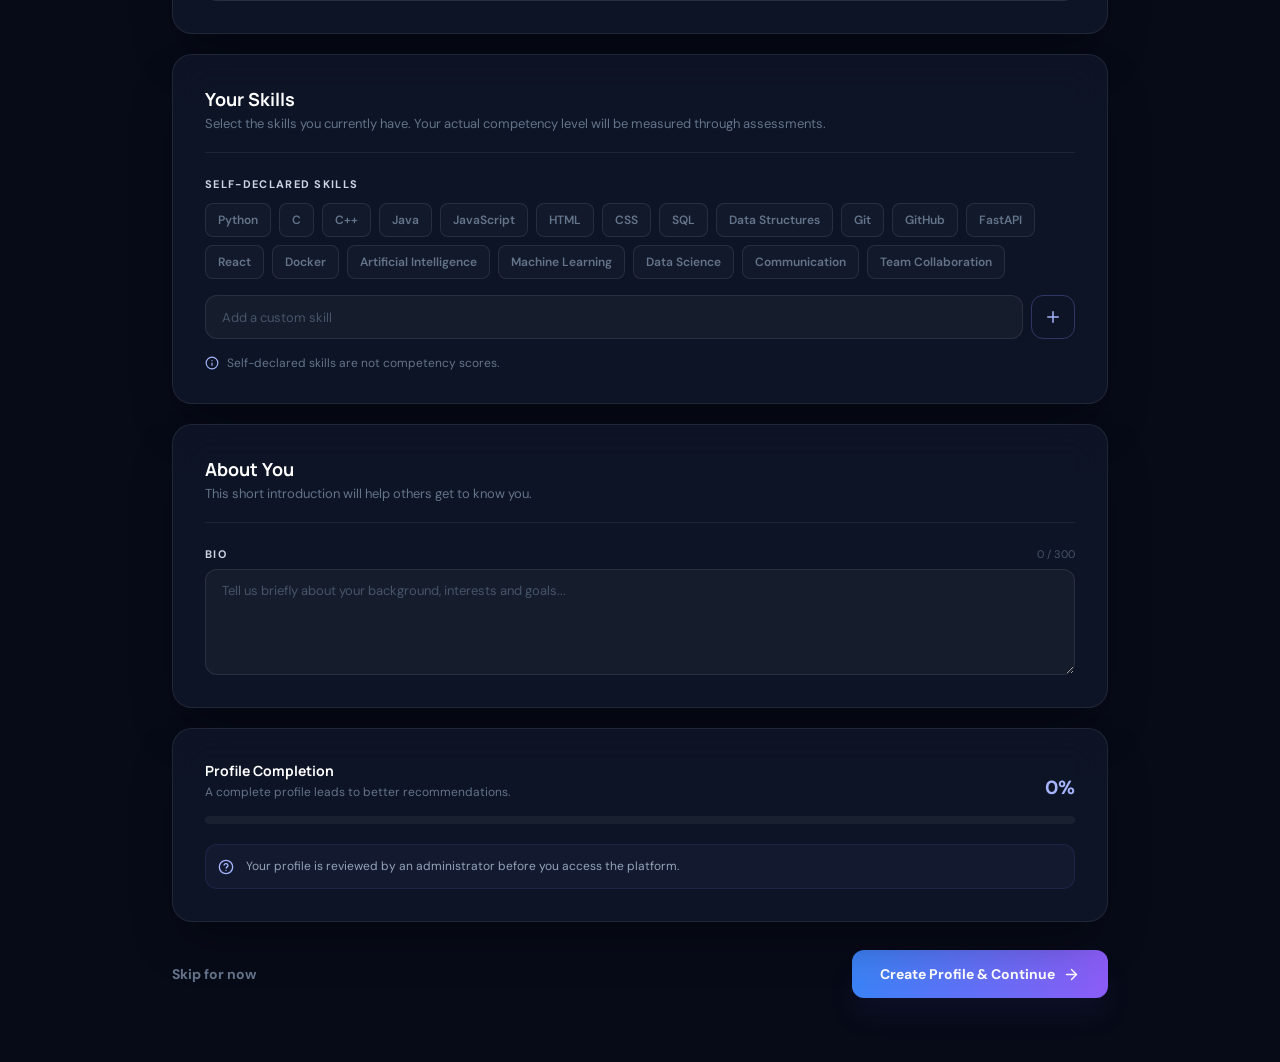
<file: create-profile.html>
<!doctype html>
<html lang="en">
<head>
<meta charset="UTF-8" />
<meta name="viewport" content="width=device-width, initial-scale=1.0" />
<title>Create Profile | CAPACITY CONNECT</title>
<link rel="icon" href="assets/favicon.ico" />
<link rel="preconnect" href="https://fonts.googleapis.com" />
<link href="https://fonts.googleapis.com/css2?family=DM+Sans:wght@400;500;600;700;800&family=Manrope:wght@600;700;800&display=swap" rel="stylesheet" />
<link rel="stylesheet" href="css/create-profile.css" />
</head>
<body>

<div class="bg-blur-wrap"><div class="bg-blur-a"></div><div class="bg-blur-b"></div></div>

<!-- ===================== CREATE PROFILE SCREEN ===================== -->
<div id="profileScreen">
  <header class="site-header">
    <div class="site-header-inner">
      <a href="index.html" class="brand-link" aria-label="Capacity Connect home">
        <span class="brand-icon"><svg viewBox="0 0 24 24" width="19" height="19" fill="none" stroke="currentColor" stroke-width="2" stroke-linecap="round" stroke-linejoin="round"><path d="M21.42 10.922a1 1 0 0 0-.019-1.838L12.83 5.18a2 2 0 0 0-1.66 0L2.6 9.08a1 1 0 0 0 0 1.832l8.57 3.908a2 2 0 0 0 1.66 0z"/><path d="M22 10v6"/><path d="M6 12.5V16a6 3 0 0 0 12 0v-3.5"/></svg></span>
        <span><strong class="brand-text-lg">CAPACITY <span>CONNECT</span></strong><span class="brand-tag">BUILD SKILLS. GROW CAPACITY.</span></span>
      </a>
      <div class="header-right">
        <span class="muted">Already have an account?</span>
        <a href="login.html" class="login-link">Login <svg viewBox="0 0 24 24" width="14" height="14" fill="none" stroke="currentColor" stroke-width="2" stroke-linecap="round" stroke-linejoin="round"><path d="M5 12h14"/><path d="m12 5 7 7-7 7"/></svg></a>
      </div>
    </div>
  </header>

  <main class="page-main">
    <div class="hero">
      <div class="eyebrow-pill"><svg viewBox="0 0 24 24" width="13" height="13" fill="none" stroke="currentColor" stroke-width="2" stroke-linecap="round" stroke-linejoin="round"><path d="m12 3-1.9 5.8a2 2 0 0 1-1.3 1.3L3 12l5.8 1.9a2 2 0 0 1 1.3 1.3L12 21l1.9-5.8a2 2 0 0 1 1.3-1.3L21 12l-5.8-1.9a2 2 0 0 1-1.3-1.3z"/></svg> Profile Setup</div>
      <h1>Complete Your <span class="gradient-text">Profile</span></h1>
      <p>Tell us about yourself so CAPACITY CONNECT can personalize your learning journey.</p>
    </div>

    <div class="progress-steps">
      <div class="step"><div class="step-icon done"><svg viewBox="0 0 24 24" width="14" height="14" fill="none" stroke="currentColor" stroke-width="2" stroke-linecap="round" stroke-linejoin="round"><path d="M20 6 9 17l-5-5"/></svg></div><span class="step-label done">Account Created</span></div>
      <div class="step"><div class="step-icon active"><span class="step-dot"></span></div><span class="step-label active">Create Profile</span></div>
      <div class="step"><div class="step-icon"><span class="step-dot"></span></div><span class="step-label">Admin Approval</span></div>
    </div>

    <form id="profileForm" novalidate>

      <!-- Photo -->
      <section class="profile-card section-card">
        <div class="photo-row">
          <div class="photo-frame-wrap">
            <div class="photo-frame" id="photoFrame"><svg viewBox="0 0 24 24" width="32" height="32" fill="none" stroke="currentColor" stroke-width="1.5" stroke-linecap="round" stroke-linejoin="round"><circle cx="12" cy="8" r="5"/><path d="M20 21a8 8 0 0 0-16 0"/></svg></div>
            <label for="photoInput" class="photo-upload-btn" aria-label="Upload profile photo"><svg viewBox="0 0 24 24" width="15" height="15" fill="none" stroke="currentColor" stroke-width="2" stroke-linecap="round" stroke-linejoin="round"><path d="M14.5 4h-5L7 7H4a2 2 0 0 0-2 2v9a2 2 0 0 0 2 2h16a2 2 0 0 0 2-2V9a2 2 0 0 0-2-2h-3l-2.5-3z"/><circle cx="12" cy="13" r="3"/></svg><input id="photoInput" type="file" accept="image/png,image/jpeg" class="sr-only" /></label>
          </div>
          <div class="photo-meta">
            <h2>Upload Profile Photo <span class="opt">(Optional)</span></h2>
            <p>A friendly photo helps people connect with you.<br />JPG or PNG &middot; Max 2MB</p>
            <button type="button" id="removePhotoBtn" class="remove-photo-btn hidden">Remove photo</button>
            <p id="photoError" class="photo-error hidden"></p>
          </div>
        </div>
      </section>

      <!-- Personal information -->
      <section class="profile-card section-card">
        <div class="section-head"><h2>Personal Information</h2><p>A few details to help us create your profile.</p></div>
        <div class="form-row">
          <div>
            <div class="field-label-row"><label class="field-label" for="fullName">Full Name<span class="req">*</span></label></div>
            <input id="fullName" class="field" placeholder="Enter your full name" />
            <p class="field-error hidden" id="err-fullName"></p>
          </div>
          <div>
            <div class="field-label-row"><label class="field-label" for="email">Email Address<span class="req">*</span></label><span class="field-hint">From your account</span></div>
            <input id="email" type="email" class="field" placeholder="you@example.com" />
            <p class="field-error hidden" id="err-email"></p>
          </div>
          <div>
            <div class="field-label-row"><label class="field-label" for="phone">Phone Number</label><span class="field-hint">Optional</span></div>
            <input id="phone" type="tel" class="field" placeholder="Enter your phone number" />
          </div>
          <div>
            <div class="field-label-row"><label class="field-label" for="roleTrainee">Your Role</label></div>
            <div class="role-toggle">
              <button type="button" class="role-btn active" id="roleTraineeBtn" data-role="trainee"><svg viewBox="0 0 24 24" width="15" height="15" fill="none" stroke="currentColor" stroke-width="2" stroke-linecap="round" stroke-linejoin="round"><path d="M21.42 10.922a1 1 0 0 0-.019-1.838L12.83 5.18a2 2 0 0 0-1.66 0L2.6 9.08a1 1 0 0 0 0 1.832l8.57 3.908a2 2 0 0 0 1.66 0z"/><path d="M22 10v6"/><path d="M6 12.5V16a6 3 0 0 0 12 0v-3.5"/></svg> Trainee</button>
              <button type="button" class="role-btn" id="roleTrainerBtn" data-role="trainer"><svg viewBox="0 0 24 24" width="15" height="15" fill="none" stroke="currentColor" stroke-width="2" stroke-linecap="round" stroke-linejoin="round"><path d="M12 22s8-4 8-10V5l-8-3-8 3v7c0 6 8 10 8 10z"/></svg> Trainer</button>
            </div>
          </div>
        </div>
      </section>

      <!-- Education -->
      <section class="profile-card section-card">
        <div class="section-head"><h2>Education &amp; Professional Background</h2><p>Share where you are building your knowledge and experience.</p></div>
        <div class="form-row">
          <div>
            <div class="field-label-row"><label class="field-label" for="qualification">Highest Qualification<span class="req">*</span></label></div>
            <div class="select-wrap">
              <select id="qualification" class="field placeholder">
                <option value="">Select your qualification</option>
                <option>High School</option><option>Diploma</option><option>Bachelor's Degree</option><option>Master's Degree</option><option>PhD</option><option>Other</option>
              </select>
              <svg class="select-chevron" viewBox="0 0 24 24" width="16" height="16" fill="none" stroke="currentColor" stroke-width="2" stroke-linecap="round" stroke-linejoin="round"><path d="m6 9 6 6 6-6"/></svg>
            </div>
            <p class="field-error hidden" id="err-qualification"></p>
          </div>
          <div>
            <div class="field-label-row"><label class="field-label" for="organization">College / Organization</label><span class="field-hint">Optional</span></div>
            <input id="organization" class="field" placeholder="Enter your college or organization" />
          </div>
        </div>
      </section>

      <!-- Trainee-only: Learning Profile -->
      <section class="profile-card section-card" id="traineeLearningSection">
        <div class="section-head"><h2>Learning Profile</h2><p>Help us understand where you want to go next.</p></div>
        <div class="field-stack">
          <div>
            <div class="field-label-row"><label class="field-label" for="workExperience">Work Experience</label></div>
            <div class="select-wrap">
              <select id="workExperience" class="field placeholder">
                <option value="">Select your experience</option>
                <option>Student / Fresher</option><option>Less than 1 year</option><option>1&ndash;2 years</option><option>2&ndash;5 years</option><option>5+ years</option>
              </select>
              <svg class="select-chevron" viewBox="0 0 24 24" width="16" height="16" fill="none" stroke="currentColor" stroke-width="2" stroke-linecap="round" stroke-linejoin="round"><path d="m6 9 6 6 6-6"/></svg>
            </div>
          </div>
          <div>
            <p class="chip-group-label">Learning Interests</p>
            <div class="chip-row" id="interestsChips"></div>
          </div>
          <div>
            <div class="field-label-row"><label class="field-label" for="learningGoals">Learning Goals</label><span class="field-hint">Optional</span></div>
            <textarea id="learningGoals" class="field" placeholder="What skills or knowledge would you like to develop?"></textarea>
          </div>
        </div>
      </section>

      <!-- Trainee-only: Skills -->
      <section class="profile-card section-card" id="traineeSkillsSection">
        <div class="section-head"><h2>Your Skills</h2><p>Select the skills you currently have. Your actual competency level will be measured through assessments.</p></div>
        <p class="chip-group-label">Self-declared skills</p>
        <div class="chip-row" id="skillsChips"></div>
        <div class="custom-skill-row">
          <input id="customSkillInput" class="field" placeholder="Add a custom skill" />
          <button type="button" id="addSkillBtn" class="add-skill-btn" aria-label="Add skill"><svg viewBox="0 0 24 24" width="18" height="18" fill="none" stroke="currentColor" stroke-width="2" stroke-linecap="round" stroke-linejoin="round"><path d="M5 12h14"/><path d="M12 5v14"/></svg></button>
        </div>
        <div class="info-note"><svg viewBox="0 0 24 24" width="14" height="14" fill="none" stroke="currentColor" stroke-width="2" stroke-linecap="round" stroke-linejoin="round"><circle cx="12" cy="12" r="10"/><path d="M12 16v-4"/><path d="M12 8h.01"/></svg> Self-declared skills are not competency scores.</div>
      </section>

      <!-- Trainer-only: Trainer Information -->
      <section class="profile-card section-card hidden" id="trainerSection">
        <div class="section-head"><h2>Trainer Information</h2><p>Help learners discover how your experience can support their growth.</p></div>
        <div class="field-stack">
          <div>
            <p class="chip-group-label">Areas of expertise</p>
            <div class="chip-row" id="expertiseChips"></div>
          </div>
          <div class="form-row">
            <div>
              <div class="field-label-row"><label class="field-label" for="specialization">Specialization</label></div>
              <input id="specialization" class="field" placeholder="Enter your area of specialization" />
            </div>
            <div>
              <div class="field-label-row"><label class="field-label" for="experienceYears">Years of Experience</label></div>
              <div class="select-wrap">
                <select id="experienceYears" class="field placeholder">
                  <option value="">Select experience</option>
                  <option>0&ndash;1 years</option><option>2&ndash;3 years</option><option>4&ndash;5 years</option><option>6&ndash;10 years</option><option>10+ years</option>
                </select>
                <svg class="select-chevron" viewBox="0 0 24 24" width="16" height="16" fill="none" stroke="currentColor" stroke-width="2" stroke-linecap="round" stroke-linejoin="round"><path d="m6 9 6 6 6-6"/></svg>
              </div>
            </div>
          </div>
          <div>
            <div class="field-label-row"><label class="field-label" for="availability">Availability</label></div>
            <div class="select-wrap">
              <select id="availability" class="field placeholder">
                <option value="">Select availability</option>
                <option>Available</option><option>Limited Availability</option><option>Currently Unavailable</option>
              </select>
              <svg class="select-chevron" viewBox="0 0 24 24" width="16" height="16" fill="none" stroke="currentColor" stroke-width="2" stroke-linecap="round" stroke-linejoin="round"><path d="m6 9 6 6 6-6"/></svg>
            </div>
          </div>
          <div>
            <div class="field-label-row"><label class="field-label" for="professionalBackground">Professional Background</label></div>
            <textarea id="professionalBackground" class="field" placeholder="Describe your professional background, teaching experience and areas of expertise..."></textarea>
          </div>
        </div>
      </section>

      <!-- About you -->
      <section class="profile-card section-card">
        <div class="section-head"><h2>About You</h2><p>This short introduction will help others get to know you.</p></div>
        <div class="field-label-row"><label class="field-label" for="bio">Bio</label><span class="field-hint" id="bioCount">0 / 300</span></div>
        <textarea id="bio" class="field" maxlength="300" placeholder="Tell us briefly about your background, interests and goals..."></textarea>
      </section>

      <!-- Completion -->
      <section class="profile-card section-card">
        <div class="completion-head">
          <div><h2>Profile Completion</h2><p>A complete profile leads to better recommendations.</p></div>
          <span class="completion-pct" id="completionPct">0%</span>
        </div>
        <div class="completion-track"><div class="completion-fill" id="completionFill" style="width:0%"></div></div>
        <div class="completion-note"><svg viewBox="0 0 24 24" width="16" height="16" fill="none" stroke="currentColor" stroke-width="2" stroke-linecap="round" stroke-linejoin="round"><circle cx="12" cy="12" r="10"/><path d="M9.09 9a3 3 0 0 1 5.83 1c0 2-2.5 1.5-2.5 3.5"/><path d="M12 17h.01"/></svg> Your profile is reviewed by an administrator before you access the platform.</div>
      </section>

      <div class="form-actions">
        <button type="button" class="skip-btn" id="skipBtn">Skip for now</button>
        <button type="submit" class="submit-btn" id="submitBtn">
          <span id="submitBtnText">Create Profile &amp; Continue</span>
          <svg viewBox="0 0 24 24" width="17" height="17" fill="none" stroke="currentColor" stroke-width="2" stroke-linecap="round" stroke-linejoin="round"><path d="M5 12h14"/><path d="m12 5 7 7-7 7"/></svg>
        </button>
      </div>
    </form>
  </main>
</div>

<!-- ===================== SUCCESS SCREEN ===================== -->
<div id="successScreen" class="success-screen hidden">
  <div class="profile-card success-card">
    <div class="success-icon"><svg viewBox="0 0 24 24" width="30" height="30" fill="none" stroke="currentColor" stroke-width="2" stroke-linecap="round" stroke-linejoin="round"><path d="M20 6 9 17l-5-5"/></svg></div>
    <p class="success-eyebrow">Profile Completed &#10003;</p>
    <h1>Profile Created Successfully</h1>
    <p>Your profile has been submitted for review. An administrator will approve your account before you can access the platform.</p>
    <div class="pending-box">
      <p class="t">Admin Approval Pending &#9679;</p>
      <p class="d">We&rsquo;ll let you know when your account is ready.</p>
    </div>
    <button type="button" class="continue-btn" id="continueBtn">Continue <svg viewBox="0 0 24 24" width="17" height="17" fill="none" stroke="currentColor" stroke-width="2" stroke-linecap="round" stroke-linejoin="round"><path d="M5 12h14"/><path d="m12 5 7 7-7 7"/></svg></button>
  </div>
</div>

<!-- ===================== SKIP DIALOG ===================== -->
<div id="skipOverlay" class="modal-overlay hidden">
  <div class="profile-card skip-dialog" role="dialog" aria-modal="true">
    <button type="button" class="skip-dialog-close" id="skipDialogClose" aria-label="Close"><svg viewBox="0 0 24 24" width="18" height="18" fill="none" stroke="currentColor" stroke-width="2" stroke-linecap="round" stroke-linejoin="round"><path d="M18 6 6 18"/><path d="m6 6 12 12"/></svg></button>
    <div class="skip-dialog-icon"><svg viewBox="0 0 24 24" width="20" height="20" fill="none" stroke="currentColor" stroke-width="2" stroke-linecap="round" stroke-linejoin="round"><circle cx="12" cy="12" r="10"/><path d="M12 16v-4"/><path d="M12 8h.01"/></svg></div>
    <h2>Skip profile setup?</h2>
    <p>Your account is created, but completing your profile is recommended before accessing the platform. You can continue to the approval page and finish later.</p>
    <div class="skip-dialog-actions">
      <button type="button" class="skip-keep-btn" id="skipKeepBtn">Keep editing</button>
      <button type="button" class="skip-continue-btn" id="skipContinueBtn">Continue anyway</button>
    </div>
  </div>
</div>

<script src="js/create-profile.js"></script>
</body>
</html>
</file>
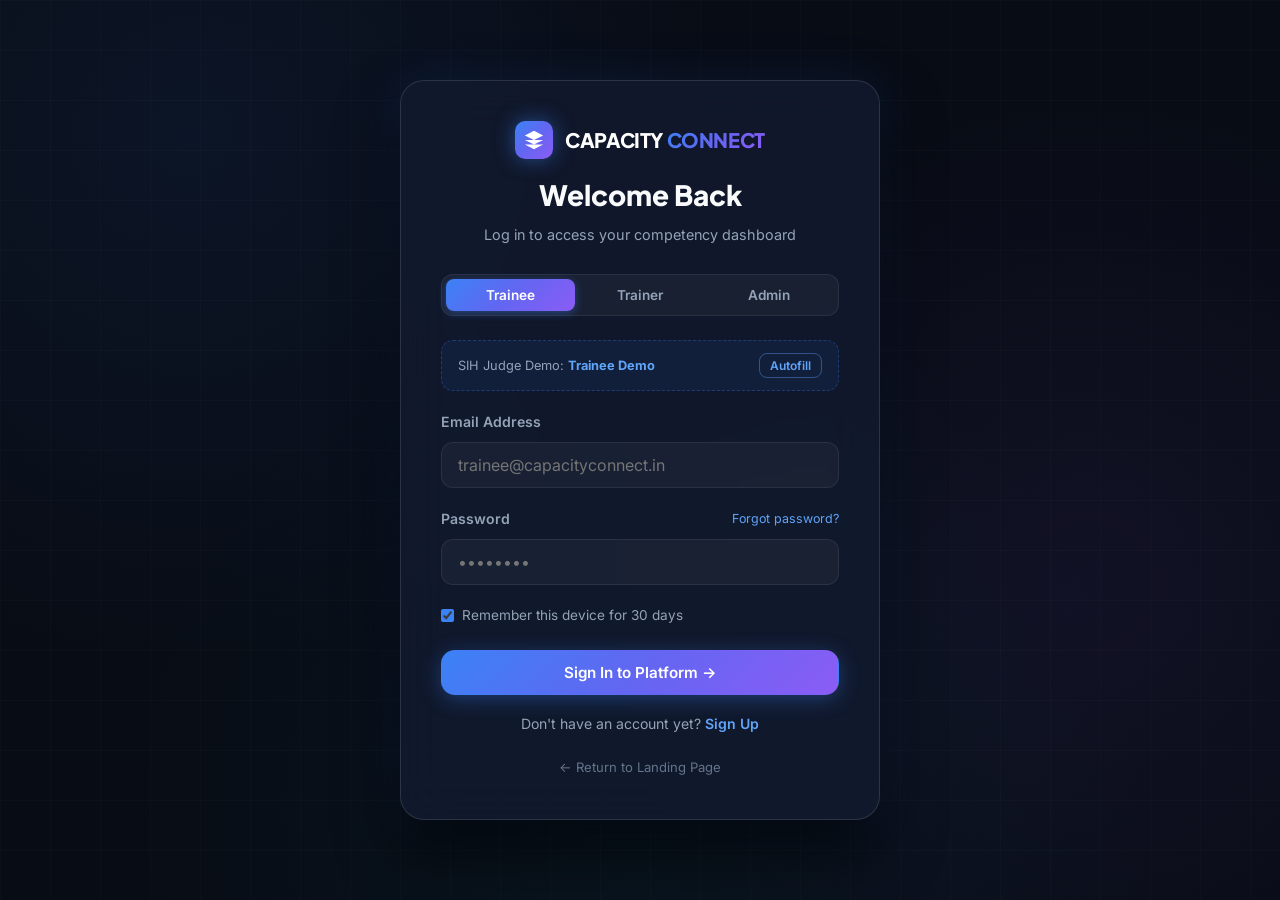
<file: login.html>
<!DOCTYPE html>
<html lang="en">
<head>
  <meta charset="UTF-8">
  <meta name="viewport" content="width=device-width, initial-scale=1.0">
  <meta name="description" content="Login to CAPACITY CONNECT - Competency-driven learning & training platform for Smart India Hackathon.">
  <title>Login | CAPACITY CONNECT</title>

  <!-- Google Fonts -->
  <link rel="preconnect" href="https://fonts.googleapis.com">
  <link rel="preconnect" href="https://fonts.gstatic.com" crossorigin>
  <link href="https://fonts.googleapis.com/css2?family=Inter:wght@400;500;600;700;800&family=Plus+Jakarta+Sans:wght@600;700;800;900&display=swap" rel="stylesheet">

  <!-- Core CSS -->
  <link rel="stylesheet" href="css/style.css">
</head>
<body class="auth-page">

  <div class="auth-card">
    <div class="auth-header">
      <a href="index.html" class="logo" style="justify-content: center; margin-bottom: 12px;">
        <div class="logo-icon">
          <svg viewBox="0 0 24 24">
            <path d="M12 2L2 7l10 5 10-5-10-5zM2 17l10 5 10-5M2 12l10 5 10-5"/>
          </svg>
        </div>
        <span>CAPACITY <span class="text-gradient">CONNECT</span></span>
      </a>
      <h2>Welcome Back</h2>
      <p>Log in to access your competency dashboard</p>
    </div>

    <!-- Role Selection Tabs -->
    <div class="auth-role-tabs" id="roleTabs">
      <button type="button" class="role-tab-btn active" data-role="trainee">Trainee</button>
      <button type="button" class="role-tab-btn" data-role="trainer">Trainer</button>
      <button type="button" class="role-tab-btn" data-role="admin">Admin</button>
    </div>

    <!-- Hackathon Quick Demo Autofill -->
    <div class="demo-login-box">
      <div class="demo-login-text">
        <span>SIH Judge Demo: </span>
        <strong id="demoRoleLabel">Trainee Demo</strong>
      </div>
      <button type="button" class="btn btn-outline btn-sm" id="btnAutoFill" style="padding: 4px 10px; font-size: 0.75rem;">
        Autofill
      </button>
    </div>

    <form id="loginForm">
      <div class="form-group">
        <label class="form-label" for="loginEmail">Email Address</label>
        <input type="email" id="loginEmail" class="form-input" placeholder="trainee@capacityconnect.in" required>
      </div>

      <div class="form-group">
        <div style="display: flex; justify-content: space-between; align-items: center; margin-bottom: 8px;">
          <label class="form-label" for="loginPassword" style="margin-bottom: 0;">Password</label>
          <a href="#" style="font-size: 0.78rem; color: var(--primary-light);" onclick="alert('Password reset link has been dispatched to your email.'); return false;">Forgot password?</a>
        </div>
        <input type="password" id="loginPassword" class="form-input" placeholder="••••••••" required>
      </div>

      <div style="display: flex; align-items: center; gap: 8px; margin-bottom: 24px;">
        <input type="checkbox" id="rememberMe" checked style="accent-color: var(--primary);">
        <label for="rememberMe" style="font-size: 0.85rem; color: var(--text-secondary); cursor: pointer;">Remember this device for 30 days</label>
      </div>

      <button type="submit" class="btn btn-primary" style="width: 100%; margin-bottom: 18px;">
        Sign In to Platform &rarr;
      </button>

      <div style="text-align: center; font-size: 0.88rem; color: var(--text-secondary);">
        Don't have an account yet? 
        <a href="signup.html" style="color: var(--primary-light); font-weight: 600;">Sign Up</a>
      </div>

      <div style="text-align: center; margin-top: 18px;">
        <a href="index.html" style="font-size: 0.82rem; color: var(--text-muted);">&larr; Return to Landing Page</a>
      </div>
    </form>
  </div>

  <script src="js/script.js"></script>
  <script>
    const API_BASE_URL = "https://capacity-connect-backend-ejbl.onrender.com";
    // Role tabs logic
    const roleTabs = document.querySelectorAll('.role-tab-btn');
    const demoLabel = document.getElementById('demoRoleLabel');
    const emailInput = document.getElementById('loginEmail');
    const passInput = document.getElementById('loginPassword');
    const autoFillBtn = document.getElementById('btnAutoFill');
    let currentRole = 'trainee';

    const credentials = {
      trainee: { email: 'student.aarav@capacityconnect.in', pass: 'Trainee#2026' },
      trainer: { email: 'dr.rajesh@capacityconnect.in', pass: 'Trainer#2026' },
      admin: { email: 'admin@gmail.com', pass: 'admin1' }
    };

    roleTabs.forEach(btn => {
      btn.addEventListener('click', () => {
        roleTabs.forEach(b => b.classList.remove('active'));
        btn.classList.add('active');
        currentRole = btn.dataset.role;
        demoLabel.textContent = currentRole.charAt(0).toUpperCase() + currentRole.slice(1) + ' Demo';
        emailInput.placeholder = credentials[currentRole].email;
      });
    });

    autoFillBtn.addEventListener('click', () => {
      emailInput.value = credentials[currentRole].email;
      passInput.value = credentials[currentRole].pass;
      showToast(`Autofilled demo credentials for ${currentRole.toUpperCase()}`, 'success');
    });

document.getElementById('loginForm').addEventListener('submit', async (e) => {
  e.preventDefault();

  const email = emailInput.value.trim();
  const password = passInput.value;

  if (!email || !password) {
    showToast('Please enter your email and password.', 'error');
    return;
  }

  const submitBtn = document.querySelector('#loginForm button[type="submit"]');
  const originalText = submitBtn.innerHTML;

  submitBtn.disabled = true;
  submitBtn.innerHTML = 'Signing In...';

  try {
    const response = await fetch(`${API_BASE_URL}/auth/login`, {
      method: 'POST',
      headers: {
        'Content-Type': 'application/json'
      },
      body: JSON.stringify({
        email: email,
        password: password
      })
    });

    const data = await response.json();

    if (response.status === 403) {
      alert("Your account is pending admin approval.");
      return;
    }

    if (!response.ok) {
      alert(data.detail || "Login failed");
      return;
    }

    // Backend has authenticated the user
    const user = data.user;
    const role = String(user.role || '').trim().toLowerCase();

    localStorage.setItem('authToken', data.access_token);
    localStorage.setItem('userId', user.id);
    localStorage.setItem('userRole', role);
    localStorage.setItem('userName', user.Name);
    localStorage.setItem('userEmail', user.Email);

    if (role === 'trainee') {
        window.location.href = 'trainee-dashboard.html';
    } else if (role === 'trainer') {
        window.location.href = 'trainer-dashboard.html';
    } else if (role === 'admin') {
        window.location.href = 'admin-dashboard.html';
    } else {
        console.error('Unexpected role:', user.role);
        showToast(`Unknown user role: ${user.role}`, 'error');
    }

  } catch (error) {

    console.error('Login error:', error);

    showToast(error.message || 'Unable to connect to the server.', 'error');

  } finally {

    submitBtn.disabled = false;
    submitBtn.innerHTML = originalText;

  }
});
  </script>
</body>
</html>
</file>
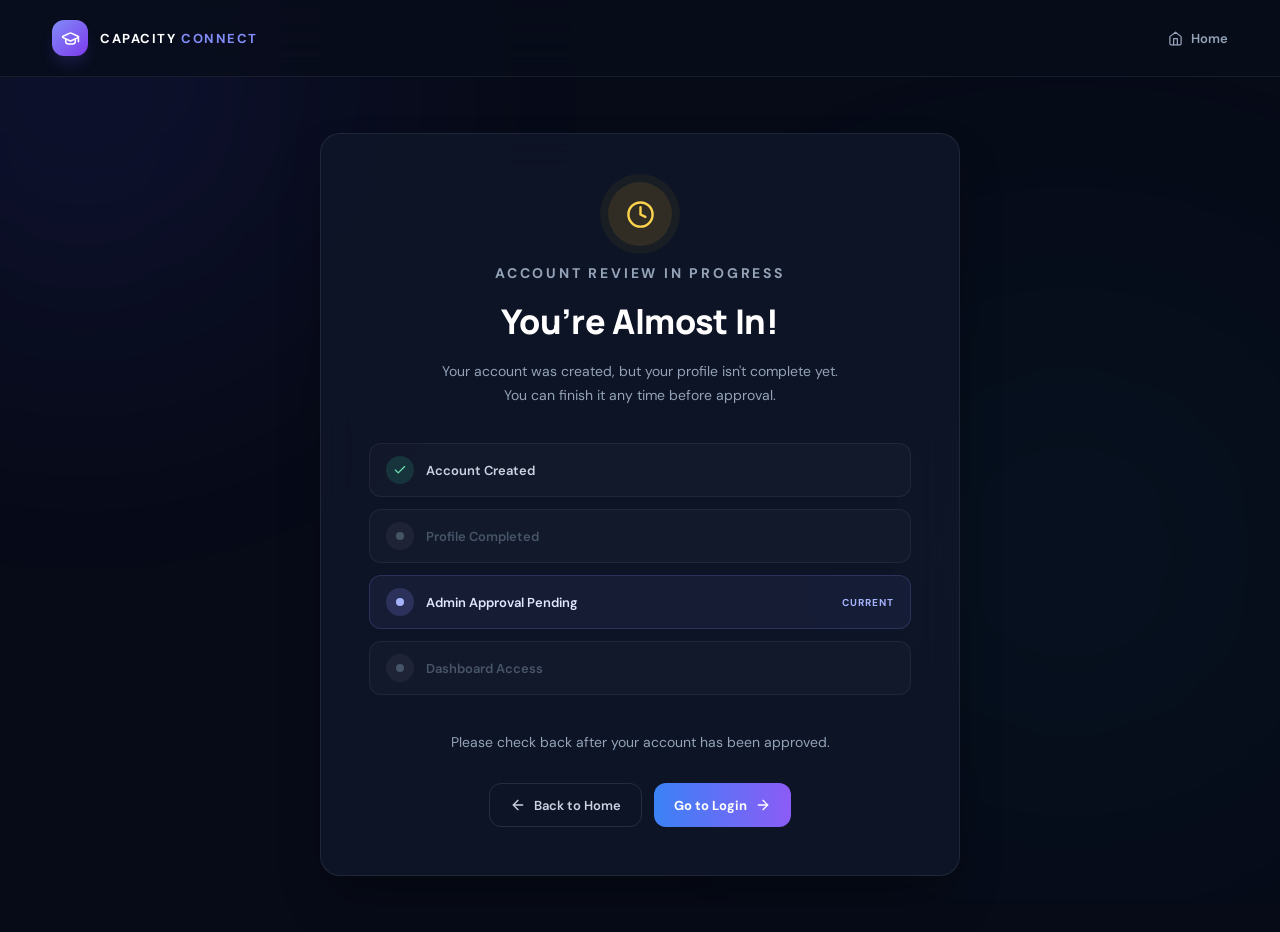
<file: pending-approval.html>
<!doctype html>
<html lang="en">
<head>
<meta charset="UTF-8" />
<meta name="viewport" content="width=device-width, initial-scale=1.0" />
<title>Pending Approval | CAPACITY CONNECT</title>
<link rel="icon" href="assets/favicon.ico" />
<link rel="preconnect" href="https://fonts.googleapis.com" />
<link href="https://fonts.googleapis.com/css2?family=DM+Sans:wght@400;500;600;700;800&family=Manrope:wght@600;700;800&display=swap" rel="stylesheet" />
<link rel="stylesheet" href="css/create-profile.css" />
</head>
<body>

<div class="bg-blur-wrap"><div class="bg-blur-a"></div><div class="bg-blur-b"></div></div>

<header class="site-header">
  <div class="pa-header-inner">
    <a href="index.html" class="brand-link"><span class="brand-icon"><svg viewBox="0 0 24 24" width="19" height="19" fill="none" stroke="currentColor" stroke-width="2" stroke-linecap="round" stroke-linejoin="round"><path d="M21.42 10.922a1 1 0 0 0-.019-1.838L12.83 5.18a2 2 0 0 0-1.66 0L2.6 9.08a1 1 0 0 0 0 1.832l8.57 3.908a2 2 0 0 0 1.66 0z"/><path d="M22 10v6"/><path d="M6 12.5V16a6 3 0 0 0 12 0v-3.5"/></svg></span><strong class="brand-text-lg">CAPACITY <span>CONNECT</span></strong></a>
    <a href="index.html" class="pa-home-link"><svg viewBox="0 0 24 24" width="15" height="15" fill="none" stroke="currentColor" stroke-width="2" stroke-linecap="round" stroke-linejoin="round"><path d="m3 9 9-7 9 7v11a2 2 0 0 1-2 2H5a2 2 0 0 1-2-2z"/><path d="M9 22V12h6v10"/></svg> Home</a>
  </div>
</header>

<main class="pa-main">
  <div class="profile-card pa-card">
    <div class="pa-icon"><svg viewBox="0 0 24 24" width="29" height="29" fill="none" stroke="currentColor" stroke-width="2" stroke-linecap="round" stroke-linejoin="round"><circle cx="12" cy="12" r="10"/><path d="M12 6v6l4 2"/></svg></div>
    <p class="pa-eyebrow">Account review in progress</p>
    <h1>You&rsquo;re Almost In!</h1>
    <p id="paMessage">Your profile has been submitted successfully and is waiting for administrator approval.</p>

    <div class="pa-timeline">
      <div class="pa-timeline-item done"><span class="pa-timeline-dot"><svg viewBox="0 0 24 24" width="14" height="14" fill="none" stroke="currentColor" stroke-width="2" stroke-linecap="round" stroke-linejoin="round"><path d="M20 6 9 17l-5-5"/></svg></span><span class="pa-timeline-label">Account Created</span></div>
      <div class="pa-timeline-item done" id="tlProfile"><span class="pa-timeline-dot"><svg viewBox="0 0 24 24" width="14" height="14" fill="none" stroke="currentColor" stroke-width="2" stroke-linecap="round" stroke-linejoin="round"><path d="M20 6 9 17l-5-5"/></svg></span><span class="pa-timeline-label">Profile Completed</span></div>
      <div class="pa-timeline-item active"><span class="pa-timeline-dot"><span class="dot-mini"></span></span><span class="pa-timeline-label">Admin Approval Pending</span><span class="pa-timeline-current">Current</span></div>
      <div class="pa-timeline-item"><span class="pa-timeline-dot"><span class="dot-mini"></span></span><span class="pa-timeline-label">Dashboard Access</span></div>
    </div>

    <p class="pa-footer-note">Please check back after your account has been approved.</p>
    <div class="pa-actions">
      <a href="index.html" class="pa-btn-outline"><svg viewBox="0 0 24 24" width="16" height="16" fill="none" stroke="currentColor" stroke-width="2" stroke-linecap="round" stroke-linejoin="round"><path d="m12 19-7-7 7-7"/><path d="M19 12H5"/></svg> Back to Home</a>
      <a href="login.html" class="pa-btn-primary">Go to Login <svg viewBox="0 0 24 24" width="16" height="16" fill="none" stroke="currentColor" stroke-width="2" stroke-linecap="round" stroke-linejoin="round"><path d="M5 12h14"/><path d="m12 5 7 7-7 7"/></svg></a>
    </div>
  </div>
</main>

<script>
  (function () {
    try {
      var raw = localStorage.getItem("capacityConnectProfile");
      var profile = raw ? JSON.parse(raw) : null;
      var tlProfile = document.getElementById("tlProfile");
      if (!profile || !profile.profileCompleted) {
        tlProfile.classList.remove("done");
        tlProfile.querySelector(".pa-timeline-dot").innerHTML = '<span class="dot-mini"></span>';
        document.getElementById("paMessage").textContent = "Your account was created, but your profile isn't complete yet. You can finish it any time before approval.";
      }
    } catch (e) { /* ignore — page still renders with defaults */ }
  })();
</script>
</body>
</html>
</file>
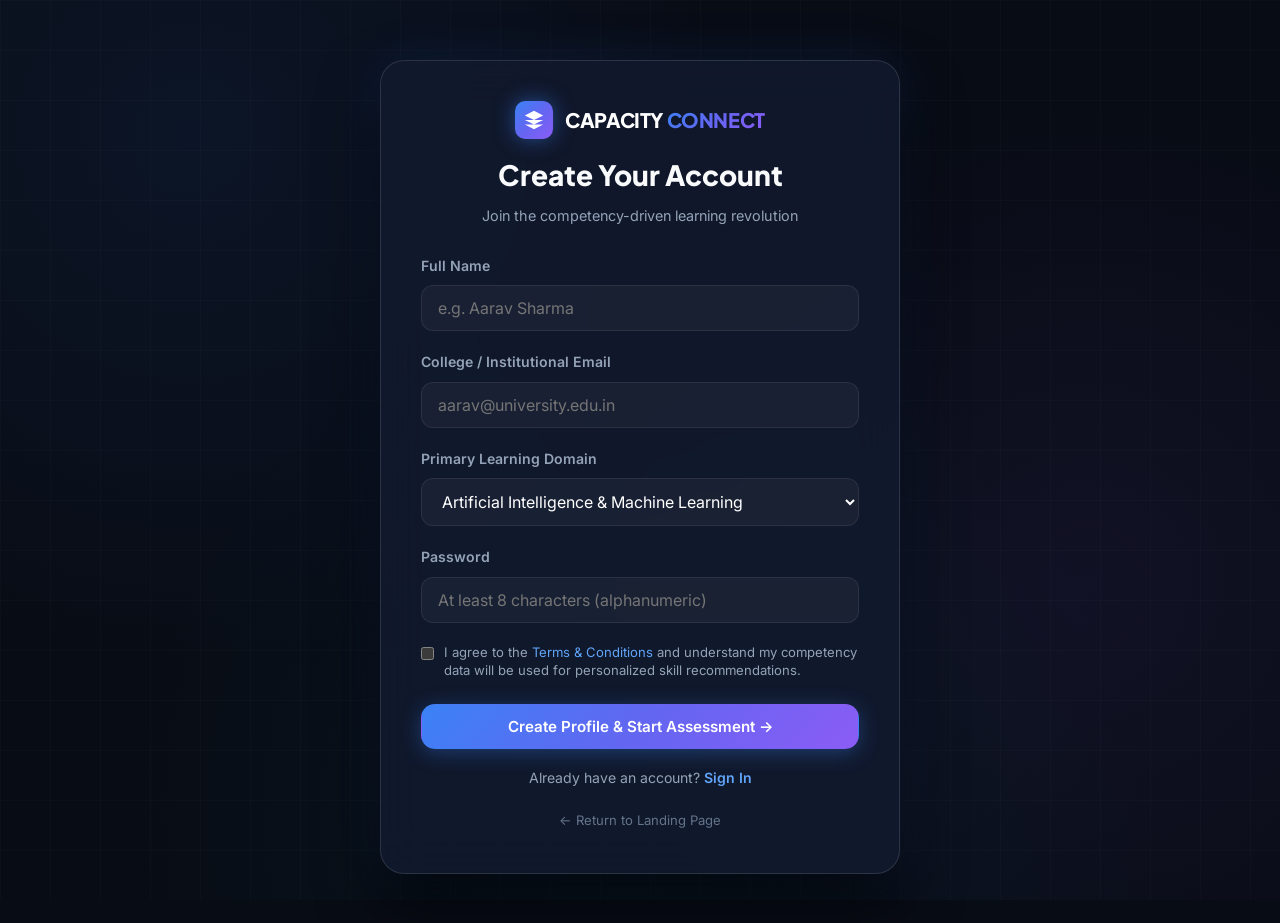
<file: register.html>
<!DOCTYPE html>
<html lang="en">
<head>
  <meta charset="UTF-8">
  <meta http-equiv="refresh" content="0; url=signup.html">
  <title>Redirecting to Sign Up | CAPACITY CONNECT</title>
</head>
<body>
  <p>Redirecting to <a href="signup.html">Sign Up page</a>...</p>
</body>
</html>
</file>
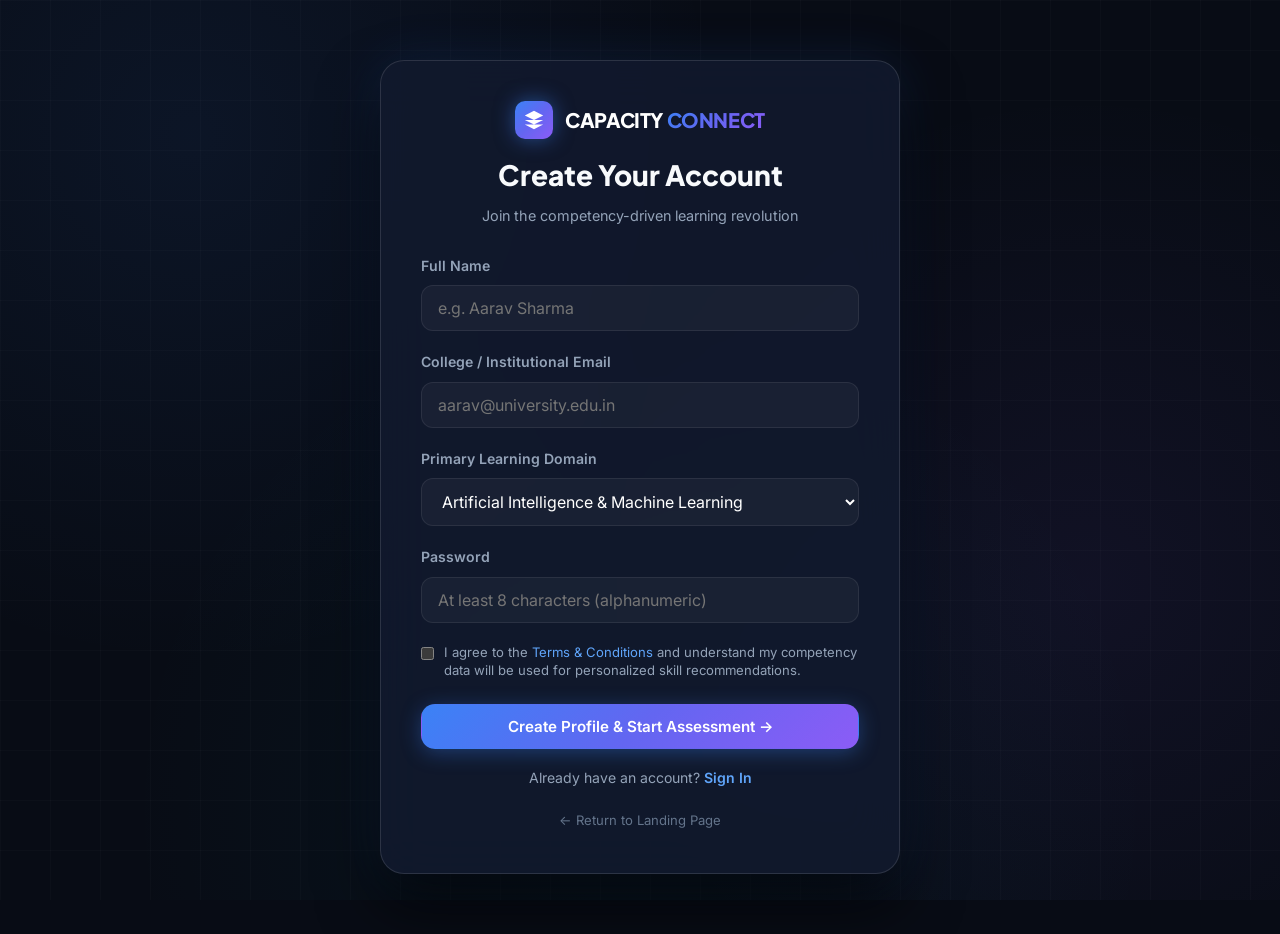
<file: signup.html>
<!DOCTYPE html>
<html lang="en">
<head>
  <meta charset="UTF-8">
  <meta name="viewport" content="width=device-width, initial-scale=1.0">
  <meta name="description" content="Register for CAPACITY CONNECT - Build your professional profile, take competency assessments, and discover skill gaps.">
  <title>Sign Up | CAPACITY CONNECT</title>

  <!-- Google Fonts -->
  <link rel="preconnect" href="https://fonts.googleapis.com">
  <link rel="preconnect" href="https://fonts.gstatic.com" crossorigin>
  <link href="https://fonts.googleapis.com/css2?family=Inter:wght@400;500;600;700;800&family=Plus+Jakarta+Sans:wght@600;700;800;900&display=swap" rel="stylesheet">

  <!-- Core CSS -->
  <link rel="stylesheet" href="css/style.css">
</head>
<body class="auth-page">

  <div class="auth-card" style="max-width: 520px;">
    <div class="auth-header">
      <a href="index.html" class="logo" style="justify-content: center; margin-bottom: 12px;">
        <div class="logo-icon">
          <svg viewBox="0 0 24 24">
            <path d="M12 2L2 7l10 5 10-5-10-5zM2 17l10 5 10-5M2 12l10 5 10-5"/>
          </svg>
        </div>
        <span>CAPACITY <span class="text-gradient">CONNECT</span></span>
      </a>
      <h2>Create Your Account</h2>
      <p>Join the competency-driven learning revolution</p>
    </div>

    <!-- Role Selection Tabs -->

    <form id="signupForm">
      <div class="form-group">
        <label class="form-label" for="signupName">Full Name</label>
        <input type="text" id="signupName" class="form-input" placeholder="e.g. Aarav Sharma" required>
      </div>

      <div class="form-group">
        <label class="form-label" for="signupEmail">College / Institutional Email</label>
        <input type="email" id="signupEmail" class="form-input" placeholder="aarav@university.edu.in" required>
      </div>

      <div class="form-group">
        <label class="form-label" for="signupDomain">Primary Learning Domain</label>
        <select class="form-select" id="signupDomain" required>
          <option value="ai-ml">Artificial Intelligence &amp; Machine Learning</option>
          <option value="data-science">Data Science &amp; Applied Analytics</option>
          <option value="fullstack">Full-Stack Software Engineering</option>
          <option value="cloud-devops">Cloud Infrastructure &amp; DevOps</option>
          <option value="cybersecurity">Cybersecurity &amp; Network Defense</option>
        </select>
      </div>

      <div class="form-group">
        <label class="form-label" for="signupPassword">Password</label>
        <input type="password" id="signupPassword" class="form-input" placeholder="At least 8 characters (alphanumeric)" minlength="8" required>
      </div>

      <div style="display: flex; align-items: flex-start; gap: 10px; margin-bottom: 24px;">
        <input type="checkbox" id="termsAgree" required style="margin-top: 4px; accent-color: var(--primary);">
        <label for="termsAgree" style="font-size: 0.82rem; color: var(--text-secondary); line-height: 1.4; cursor: pointer;">
          I agree to the <a href="#" style="color: var(--primary-light);">Terms &amp; Conditions</a> and understand my competency data will be used for personalized skill recommendations.
        </label>
      </div>

      <button type="submit" class="btn btn-primary" style="width: 100%; margin-bottom: 18px;">
        Create Profile &amp; Start Assessment &rarr;
      </button>

      <div style="text-align: center; font-size: 0.88rem; color: var(--text-secondary);">
        Already have an account? 
        <a href="login.html" style="color: var(--primary-light); font-weight: 600;">Sign In</a>
      </div>

      <div style="text-align: center; margin-top: 18px;">
        <a href="index.html" style="font-size: 0.82rem; color: var(--text-muted);">&larr; Return to Landing Page</a>
      </div>
    </form>
  </div>

  <script src="js/script.js"></script>
  <script>
const API_BASE_URL = "https://capacity-connect-backend-ejbl.onrender.com";

document.getElementById("signupForm").addEventListener("submit", async function (e) {
  e.preventDefault();

  const name = document.getElementById("signupName").value.trim();
  const email = document.getElementById("signupEmail").value.trim();
  const domain = document.getElementById("signupDomain").value;
  const password = document.getElementById("signupPassword").value;
  const termsAgree = document.getElementById("termsAgree");

  // Basic validation
  if (!name || !email || !password) {
    showToast("Please fill in all required fields.", "error");
    return;
  }

  if (termsAgree && !termsAgree.checked) {
    showToast("Please agree to the Terms & Conditions.", "error");
    return;
  }

  const submitButton = this.querySelector('button[type="submit"]');

  if (submitButton) {
    submitButton.disabled = true;
    submitButton.textContent = "Creating Account...";
  }

  try {
    const response = await fetch(`${API_BASE_URL}/auth/register`, {
      method: "POST",
      headers: {
        "Content-Type": "application/json"
      },
      body: JSON.stringify({
        name: name,
        email: email,
        password: password,
        role: "trainee"
      })
    });

    let data = {};

    try {
      data = await response.json();
    } catch (_) {
      data = {};
    }

    if (!response.ok) {
      let errorMessage =
        data.detail ||
        data.message ||
        "Registration failed. Please try again.";

      // FastAPI validation errors
      if (Array.isArray(errorMessage)) {
        errorMessage = errorMessage
          .map(error => error.msg || "Invalid input")
          .join(", ");
      }

      throw new Error(errorMessage);
    }

    // Save signup information for the profile page
    // Save signup information for the profile page
    localStorage.setItem(
      "capacityConnectSignup",
      JSON.stringify({
        name: name,
        email: email,
        role: "trainee",
        domain: domain
      })
    );

    localStorage.setItem("capacityConnectEmail", email);

    // Save the actual user ID returned by the backend
    if (data.user && data.user.id) {
      localStorage.setItem("userId", data.user.id);
      localStorage.setItem("registeredUserId", data.user.id);
    }

    localStorage.setItem("capacityConnectEmail", email);

    showToast(
      "Registration successful! Please complete your profile.",
      "success"
    );

    // Go to profile creation
    setTimeout(() => {
      window.location.href = "create-profile.html";
    }, 1200);

  } catch (error) {
    console.error("Registration error:", error);

    showToast(
      error.message || "Registration failed. Please try again.",
      "error"
    );

  } finally {
    if (submitButton) {
      submitButton.disabled = false;
      submitButton.textContent = "Create Profile & Start Assessment →";
    }
  }
});
</script>
</body>
</html>
</file>
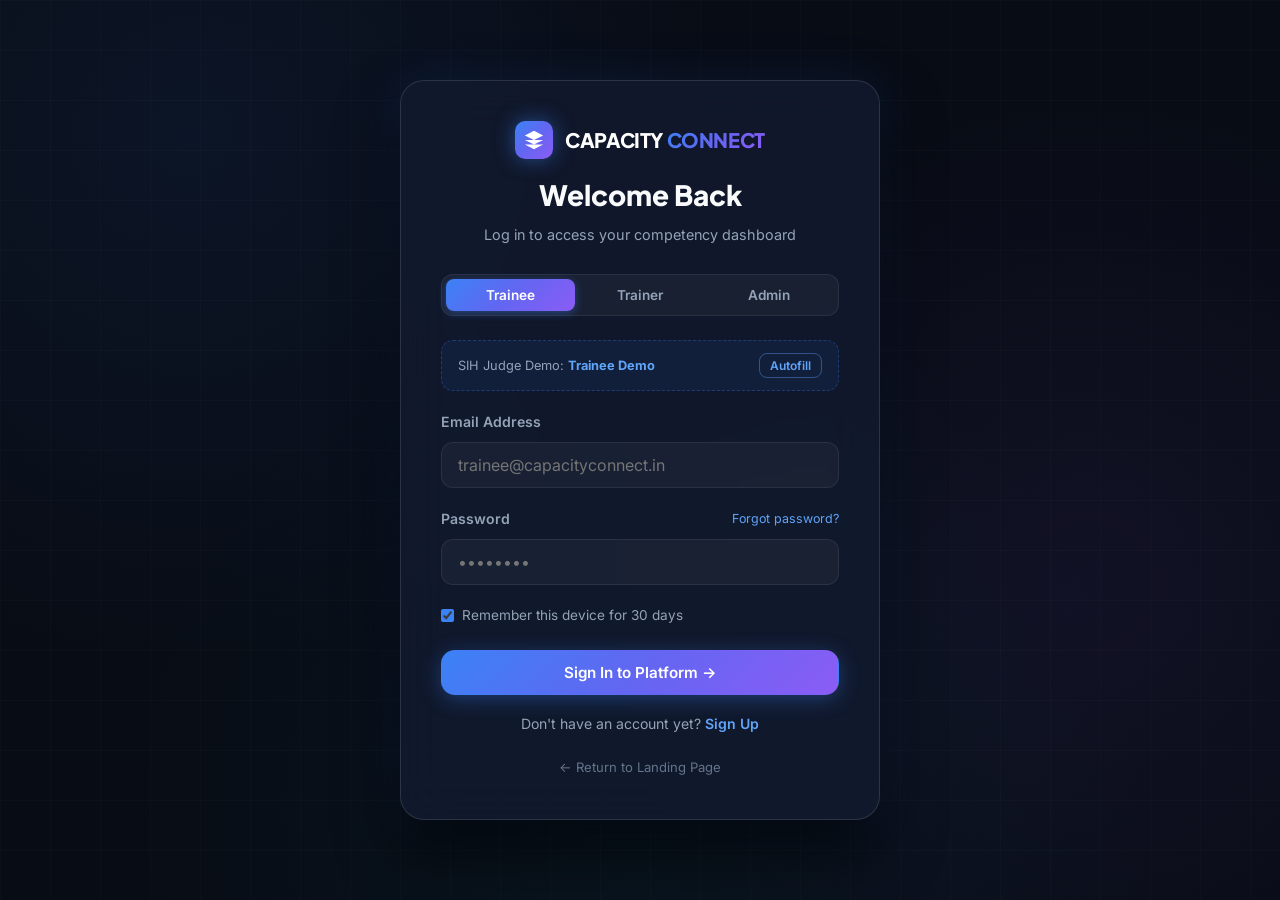
<file: trainee-dashboard.html>
<!DOCTYPE html>
<html lang="en">
<head>
  <meta charset="UTF-8">
  <meta name="viewport" content="width=device-width, initial-scale=1.0">
  <meta name="description" content="CAPACITY CONNECT - Trainee Learning & Competency Dashboard. Track skills, analyze skill gaps, enroll in recommended courses, connect with trainers, and reassess growth.">
  <title>Trainee Dashboard | CAPACITY CONNECT</title>

  <!-- Google Fonts -->
  <link rel="preconnect" href="https://fonts.googleapis.com">
  <link rel="preconnect" href="https://fonts.gstatic.com" crossorigin>
  <link href="https://fonts.googleapis.com/css2?family=Inter:wght@400;500;600;700;800&family=Plus+Jakarta+Sans:wght@600;700;800;900&display=swap" rel="stylesheet">

  <!-- Core & Dashboard CSS -->
  <link rel="stylesheet" href="css/style.css">
  <link rel="stylesheet" href="css/dashboard.css">
</head>
<body class="dashboard-page">

  <!-- =========================================================================
       DASHBOARD STICKY TOP NAVIGATION BAR
       ========================================================================= -->
  <header class="dash-header">
    <div class="container dash-header-container">
      <!-- Top Left: Branding identical to Landing Page -->
      <a href="trainee-dashboard.html" class="dash-brand" aria-label="CAPACITY CONNECT Home">
        <div class="logo-icon">
          <svg viewBox="0 0 24 24">
            <path d="M12 2L2 7l10 5 10-5-10-5zM2 17l10 5 10-5M2 12l10 5 10-5"/>
          </svg>
        </div>
        <span>CAPACITY <span class="text-gradient">CONNECT</span></span>
      </a>

      <!-- Top Center: Modern Search Bar -->
      <div class="dash-search-wrap">
        <div class="dash-search-box">
          <svg class="dash-search-icon" viewBox="0 0 24 24" fill="none" stroke="currentColor" stroke-width="2">
            <circle cx="11" cy="11" r="8"></circle>
            <line x1="21" y1="21" x2="16.65" y2="16.65"></line>
          </svg>
          <input 
            type="text" 
            id="dashSearchInput" 
            class="dash-search-input" 
            placeholder="Search courses, trainers, skills..." 
            aria-label="Search courses, trainers, skills">
        </div>
      </div>

      <!-- Top Right: Notifications & Trainee Profile Dropdown -->
      <div class="dash-user-controls">
        <button class="dash-notification-btn" title="Notifications" onclick="showToast('You have 2 pending competency updates & 1 upcoming assessment.', 'info');">
          <svg width="19" height="19" viewBox="0 0 24 24" fill="none" stroke="currentColor" stroke-width="2">
            <path d="M18 8A6 6 0 0 0 6 8c0 7-3 9-3 9h18s-3-2-3-9"></path>
            <path d="M13.73 21a2 2 0 0 1-3.46 0"></path>
          </svg>
          <span class="dash-notif-dot"></span>
        </button>

        <div class="dash-profile-menu-wrap">
          <div class="dash-profile-trigger" id="profileTrigger" tabindex="0" role="button" aria-haspopup="true" aria-expanded="false">
            <div class="dash-avatar-circle">MA</div>
            <div class="dash-user-meta">
              <span class="dash-user-name">Rahul</span>
              <span class="dash-user-role-badge">TRAINEE</span>
            </div>
            <svg class="dash-dropdown-chevron" viewBox="0 0 24 24" fill="none" stroke="currentColor" stroke-width="2">
              <polyline points="6 9 12 15 18 9"></polyline>
            </svg>
          </div>

          <!-- Dropdown Menu -->
          <div class="dash-profile-dropdown" id="profileDropdown" role="menu">
            <div class="dash-dropdown-item" role="menuitem" onclick="handleOpenProfileModal();">
              <svg width="16" height="16" viewBox="0 0 24 24" fill="none" stroke="currentColor" stroke-width="2"><path d="M20 21v-2a4 4 0 0 0-4-4H8a4 4 0 0 0-4 4v2"></path><circle cx="12" cy="7" r="4"></circle></svg>
              Profile
            </div>
            <div class="dash-dropdown-item" role="menuitem" onclick="handleOpenSettingsModal();">
              <svg width="16" height="16" viewBox="0 0 24 24" fill="none" stroke="currentColor" stroke-width="2"><circle cx="12" cy="12" r="3"></circle><path d="M19.4 15a1.65 1.65 0 0 0 .33 1.82l.06.06a2 2 0 0 1 0 2.83 2 2 0 0 1-2.83 0l-.06-.06a1.65 1.65 0 0 0-1.82-.33 1.65 1.65 0 0 0-1 1.51V21a2 2 0 0 1-2 2 2 2 0 0 1-2-2v-.09A1.65 1.65 0 0 0 9 19.4a1.65 1.65 0 0 0-1.82.33l-.06.06a2 2 0 0 1-2.83 0 2 2 0 0 1 0-2.83l.06-.06a1.65 1.65 0 0 0 .33-1.82 1.65 1.65 0 0 0-1.51-1H3a2 2 0 0 1-2-2 2 2 0 0 1 2-2h.09A1.65 1.65 0 0 0 4.6 9a1.65 1.65 0 0 0-.33-1.82l-.06-.06a2 2 0 0 1 0-2.83 2 2 0 0 1 2.83 0l.06.06a1.65 1.65 0 0 0 1.82.33H9a1.65 1.65 0 0 0 1-1.51V3a2 2 0 0 1 2-2 2 2 0 0 1 2 2v.09a1.65 1.65 0 0 0 1 1.51 1.65 1.65 0 0 0 1.82-.33l.06-.06a2 2 0 0 1 2.83 0 2 2 0 0 1 0 2.83l-.06.06a1.65 1.65 0 0 0-.33 1.82V9a1.65 1.65 0 0 0 1.51 1H21a2 2 0 0 1 2 2 2 2 0 0 1-2 2h-.09a1.65 1.65 0 0 0-1.51 1z"></path></svg>
              Settings
            </div>
            <a href="#" class="dash-dropdown-item logout" role="menuitem" onclick="logoutUser(); return false;">
              <svg width="16" height="16" viewBox="0 0 24 24" fill="none" stroke="currentColor" stroke-width="2"><path d="M9 21H5a2 2 0 0 1-2-2V5a2 2 0 0 1 2-2h4"></path><polyline points="16 17 21 12 16 7"></polyline><line x1="21" y1="12" x2="9" y2="12"></line></svg>
              Logout
            </a>
          </div>
        </div>
      </div>
    </div>
  </header>

  <!-- =========================================================================
       MAIN DASHBOARD BODY
       ========================================================================= -->
  <main class="dashboard-main">
    <div class="container">

    <!-- Trainee Welcome Greeting -->
      <div class="dash-welcome-banner">
        <div class="dash-welcome-text">
          <h1>Welcome Back, <span id="welcomeUserName" class="text-gradient">User</span></h1>
          <p>Here is your competency tracking overview and personalized learning roadmap.</p>
        </div>

        <div class="dash-status-pills">
          <span class="dash-pill active">● Live Trainee Session</span>
          <span class="dash-pill">Track: AI &amp; Data Science</span>
        </div>
      </div>

      <!-- =====================================================================
           SECTION 1 — REFINED OVERVIEW (4 High-Impact Metric Cards)
           ===================================================================== -->
      <section class="dash-section" id="overview-section" data-searchable>
        <div class="dash-section-header">
          <div>
            <h2 class="dash-section-title">
              <span class="section-tag-dot"></span>
              Overview
            </h2>
            <p class="dash-section-subtitle">Real-time learning analytics and performance indicators</p>
          </div>
        </div>

        <div class="metrics-grid-4">
          <!-- Card 1: Total Courses -->
          <div class="metric-card" data-searchable>
            <div class="metric-icon-wrap metric-icon-blue"><svg viewBox="0 0 24 24" width="18" height="18" fill="none" stroke="currentColor" stroke-width="2" stroke-linecap="round" stroke-linejoin="round"><path d="M4 19.5A2.5 2.5 0 0 1 6.5 17H20"></path><path d="M6.5 2H20v20H6.5A2.5 2.5 0 0 1 4 19.5v-15A2.5 2.5 0 0 1 6.5 2z"></path></svg></div>
            <div class="metric-info">
              <span class="metric-label">Total Courses</span>
              <div class="metric-val-row">
                <h3 id="totalCoursesCount" class="metric-number">0</h3>
                <span class="metric-pill-sub">Available</span>
              </div>
            </div>
          </div>

          <!-- Card 2: Completed Courses -->
          <div class="metric-card" data-searchable>
            <div class="metric-icon-wrap metric-icon-emerald">✓</div>
            <div class="metric-info">
              <span class="metric-label">Total Courses</span>
              <div class="metric-val-row">
                <h3 id="enrolledCoursesCount" class="metric-number">0</h3>
                <span class="metric-pill-sub">Enrolled</span>
              </div>
            </div>
          </div>

          <!-- Card 3: Average Assessment Score -->
          <div class="metric-card" data-searchable>
            <div class="metric-icon-wrap metric-icon-cyan"><svg class="nav-icon" viewBox="0 0 24 24" width="16" height="16" fill="none" stroke="currentColor" stroke-width="2" stroke-linecap="round" stroke-linejoin="round"><circle cx="11" cy="11" r="8"></circle><path d="M8 11a3 3 0 0 1 5.5-1.5c0 2-2.5 1.5-2.5 3.5"></path><path d="M11 15h.01"></path><path d="m21 21-4.35-4.35"></path></svg></div>
            <div class="metric-info">
              <span class="metric-label">Avg. Assessment Score</span>
              <div class="metric-val-row">
                <h3 class="metric-number" id="averageAssessmentScore">0%</h3>
                <span class="metric-pill-sub">Proficient</span>
              </div>
            </div>
          </div>

          <!-- Card 4: Certificates Earned -->
          <div class="metric-card" data-searchable>
            <div class="metric-icon-wrap metric-icon-purple"><svg class="nav-icon" viewBox="0 0 24 24" width="16" height="16" fill="none" stroke="currentColor" stroke-width="2" stroke-linecap="round" stroke-linejoin="round"><circle cx="12" cy="8" r="7"></circle><polyline points="8.21 13.89 7 23 12 20 17 23 15.79 13.88"></polyline></svg></div>
            <div class="metric-info">
              <span class="metric-label">Certificates Earned</span>
              <div class="metric-val-row">
                <h3 class="metric-number">0</h3>
                <span class="metric-pill-sub">No Certificate</span>
              </div>
            </div>
          </div>
        </div>
      </section>

      <!-- =====================================================================
           SECTION 2 — MY SKILLS
           ===================================================================== -->
      <section class="dash-section" id="skills-section" data-searchable>
        <div class="dash-section-header">
          <div>
            <h2 class="dash-section-title">
              <span class="section-tag-dot"></span>
              My Skills
            </h2>
            <p class="dash-section-subtitle">Current evaluated proficiency levels across active domains</p>
          </div>
        </div>

        <div class="skills-container-card">
          <div class="skills-grid" id="mySkillsGrid">
            <!-- Populated dynamically from latest assessment skill-gap data -->
          </div>
        </div>
      </section>

      <!-- =====================================================================
           SECTION 3 — SKILL GAP ANALYSIS (Core Flagship USP Highlight)
           ===================================================================== -->
      <section class="dash-section" id="skill-gap-section" data-searchable>
        <div class="dash-section-header">
          <div>
            <h2 class="dash-section-title">
              <span class="section-tag-dot" style="background: var(--accent-rose); box-shadow: 0 0 10px var(--accent-rose);"></span>
              Skill Gap Analysis
            </h2>
            <p class="dash-section-subtitle">Targeted competency discrepancies mapped against industry standards</p>
          </div>
          <button type="button" class="btn btn-outline btn-sm" onclick="showToast('Comprehensive skill gap report exported.', 'info');">
            Export Analysis <svg class="nav-icon" viewBox="0 0 24 24" width="16" height="16" fill="none" stroke="currentColor" stroke-width="2" stroke-linecap="round" stroke-linejoin="round"><polyline points="22 7 13.5 15.5 8.5 10.5 2 17"></polyline><polyline points="16 7 22 7 22 13"></polyline></svg>
          </button>
        </div>

        <div class="gap-analysis-showcase">
          <!-- Explanatory Mission Subtext -->
          <div class="gap-explainer-text">
            <span style="font-size: 1.2rem;"><svg class="nav-icon" viewBox="0 0 24 24" width="16" height="16" fill="none" stroke="currentColor" stroke-width="2" stroke-linecap="round" stroke-linejoin="round"><polyline points="22 7 13.5 15.5 8.5 10.5 2 17"></polyline><polyline points="16 7 22 7 22 13"></polyline></svg></span>
            <span>CAPACITY CONNECT identifies competency gaps and recommends targeted learning opportunities to help trainees improve.</span>
          </div>

          <div class="gap-comparison-list" id="skillGapComparisonList"></div>
        </div>
      </section>

      <!-- =====================================================================
           SECTION 4 — RECOMMENDED COURSES
           ===================================================================== -->
      <section class="dash-section" id="recommended-courses-section" data-searchable>
        <div class="dash-section-header">
          <div>
            <h2 class="dash-section-title">
              <span class="section-tag-dot"></span>
              Recommended Courses
            </h2>
            <p class="dash-section-subtitle">Based on your skill gaps</p>
          </div>
        </div>

        <div class="dash-courses-grid" id="recommendedCoursesGrid">
          <!-- Course 1 -->
          <div class="dash-course-card" data-searchable>
            <div>
              <span class="dash-course-tag">Skill: AI / ML</span>
              <h3 class="dash-course-title">Introduction to Artificial Intelligence</h3>
              <p class="dash-course-desc">
                Master foundational AI principles, search algorithms, heuristic evaluation, and knowledge representation designed to bridge early ML gaps.
              </p>
            </div>
            <div>
              <div class="dash-course-meta-row">
                <span>Difficulty: <strong>Beginner</strong></span>
                <span>Duration: <strong>6 Weeks</strong></span>
              </div>
              <button type="button" class="btn btn-primary btn-sm" style="width: 100%;" data-course-id="7" onclick="handleCourseEnroll(7, this)">
                Enroll in Course
              </button>
            </div>
          </div>

          <!-- Course 2 -->
          <div class="dash-course-card" data-searchable>
            <div>
              <span class="dash-course-tag">Skill: AI / ML</span>
              <h3 class="dash-course-title">Machine Learning Fundamentals</h3>
              <p class="dash-course-desc">
                Learn supervised learning, regression, classification, decision trees, and model evaluation techniques with hands-on Python notebooks.
              </p>
            </div>
            <div>
              <div class="dash-course-meta-row">
                <span>Difficulty: <strong>Intermediate</strong></span>
                <span>Duration: <strong>8 Weeks</strong></span>
              </div>
              <button type="button" class="btn btn-primary btn-sm" style="width: 100%;" data-course-id="8" onclick="handleCourseEnroll(8, this)">
                Enroll in Course
              </button>
            </div>
          </div>

          <!-- Course 3 -->
          <div class="dash-course-card" data-searchable>
            <div>
              <span class="dash-course-tag" style="background: rgba(6,182,212,0.12); color: var(--accent-cyan); border-color: rgba(6,182,212,0.3);">Skill: Database</span>
              <h3 class="dash-course-title">Database Management Essentials</h3>
              <p class="dash-course-desc">
                Relational schema modeling, normalization, advanced SQL queries, indexing strategies, and database concurrency optimization.
              </p>
            </div>
            <div>
              <div class="dash-course-meta-row">
                <span>Difficulty: <strong>Beginner</strong></span>
                <span>Duration: <strong>4 Weeks</strong></span>
              </div>
              <button type="button" class="btn btn-primary btn-sm" style="width: 100%;" data-course-id="9" onclick="handleCourseEnroll(9, this)">
                Enroll in Course
              </button>
            </div>
          </div>
        </div>
      </section>

      <!-- =====================================================================
           SECTION 4B — MY ENROLLED COURSES
           ===================================================================== -->
      <section class="dash-section" id="my-courses-section" data-searchable>
        <div class="dash-section-header">
          <div>
            <h2 class="dash-section-title">
              <span class="section-tag-dot" style="background: var(--accent-emerald); box-shadow: 0 0 10px var(--accent-emerald);"></span>
              My Enrolled Courses
            </h2>
            <p class="dash-section-subtitle">Active courses and learning programs you are enrolled in</p>
          </div>
        </div>

        <div class="dash-courses-grid" id="myCoursesGrid">
          <!-- Populated dynamically via GET /enrollments/{user_id} -->
        </div>
      </section>

      <!-- =====================================================================
           SECTION 5 — RECOMMENDED TRAINERS
           ===================================================================== -->
      <section class="dash-section" id="recommended-trainers-section" data-searchable>
        <div class="dash-section-header">
          <div>
            <h2 class="dash-section-title">
              <span class="section-tag-dot"></span>
              Recommended Trainers
            </h2>
            <p class="dash-section-subtitle">Trainers matched to your learning needs</p>
          </div>
        </div>

        <div class="dash-trainers-grid">
          <!-- Trainer 1: Dr. Arjun Sharma -->
          <div class="dash-trainer-card" data-searchable>
            <div class="dash-trainer-avatar">AS</div>
            <div class="dash-trainer-details">
              <h3 class="dash-trainer-name">Dr. Arjun Sharma</h3>
              <p class="dash-trainer-spec">Artificial Intelligence &amp; Machine Learning</p>
              <div class="dash-trainer-meta">
                <span>Experience: <strong>8 Years</strong></span>
                <span>Rating: <strong class="rating-star">★ 4.8 / 5</strong></span>
              </div>
              <button type="button" class="btn btn-outline btn-sm" onclick="handleViewTrainer('trainer-1');">
                View Profile &rarr;
              </button>
            </div>
          </div>

          <!-- Trainer 2: Priya Mehta -->
          <div class="dash-trainer-card" data-searchable>
            <div class="dash-trainer-avatar" style="background: linear-gradient(135deg, #06b6d4, #3b82f6);">PM</div>
            <div class="dash-trainer-details">
              <h3 class="dash-trainer-name">Priya Mehta</h3>
              <p class="dash-trainer-spec">Database Systems &amp; Architecture</p>
              <div class="dash-trainer-meta">
                <span>Experience: <strong>6 Years</strong></span>
                <span>Rating: <strong class="rating-star">★ 4.7 / 5</strong></span>
              </div>
              <button type="button" class="btn btn-outline btn-sm" onclick="handleViewTrainer('trainer-2');">
                View Profile &rarr;
              </button>
            </div>
          </div>
        </div>
      </section>

      <!-- =====================================================================
           SECTION 6 — UPCOMING ASSESSMENT
           ===================================================================== -->
      <section class="dash-section" id="upcoming-assessment-section" data-searchable>
        <div class="dash-section-header">
          <div>
            <h2 class="dash-section-title">
              <span class="section-tag-dot" style="background: var(--accent-amber); box-shadow: 0 0 10px var(--accent-amber);"></span>
              Upcoming Assessment
            </h2>
            <p class="dash-section-subtitle">Mandatory evaluation checkpoint to measure competency improvement</p>
          </div>
        </div>

        <div class="upcoming-assessment-card" data-searchable>
          <div class="assess-info-block">
            <div class="assess-deadline-badge">
              <span>⏰</span> Deadline: September 8, 2026
            </div>
            <h3 id="upcomingAssessmentTitle">Loading assessment...</h3>
            <p style="color: var(--text-secondary); font-size: 0.92rem; line-height: 1.5;">
              Diagnostic test covering neural network basics, regression models, classification loss functions, and heuristic search algorithms.
            </p>

            <div class="assess-spec-grid">
              <span>
                Subject:
                <strong id="upcomingAssessmentSubject" style="color: #fff;">
                  Loading...
                </strong>
              </span>

              <span>
                Questions:
                <strong id="upcomingAssessmentQuestionCount" style="color: #fff;">
                  Loading...
                </strong>
              </span>

              <span>
                Duration:
                <strong style="color: #fff;">20 Minutes</strong>
              </span>
            </div>

          <div class="assess-action-col">
            <button
              class="btn btn-primary"
              onclick="handleStartAssessment()"
              style="margin-left: 30px;"
            >
              Start Assessment →
            </button>
            <span style="font-size: 0.78rem; color: var(--text-muted);">Timed single-attempt evaluation</span>
          </div>
        </div>
      </section>

      <!-- =====================================================================
           SECTION 7 — MY CERTIFICATES
           ===================================================================== -->
      <section class="dash-section" id="certificates-section" data-searchable>
        <div class="dash-section-header">
          <div>
            <h2 class="dash-section-title">
              <span class="section-tag-dot" style="background: #fbbf24; box-shadow: 0 0 10px #fbbf24;"></span>
              My Certificates
            </h2>
            <p class="dash-section-subtitle">Verified digital credentials earned through completed courses and assessments</p>
          </div>
        </div>

        <div class="certificates-grid-2">
          <!-- Cert 1: Python -->
          <div class="cert-mini-card" data-searchable>
            <div class="cert-icon-seal">★</div>
            <div class="cert-mini-details">
              <h3 class="cert-mini-name">Python Programming Fundamentals</h3>
              <p class="cert-mini-date">Issued: August 20, 2026 &bull; Grade: 92%</p>
              <button type="button" class="btn btn-outline btn-sm" onclick="handleViewCertificate('cert-1');">
                View Certificate 🔍
              </button>
            </div>
          </div>

          <!-- Cert 2: Database -->
          <div class="cert-mini-card" data-searchable>
            <div class="cert-icon-seal" style="background: radial-gradient(circle, #38bdf8 0%, #0284c7 100%);">★</div>
            <div class="cert-mini-details">
              <h3 class="cert-mini-name">Database Essentials</h3>
              <p class="cert-mini-date">Issued: August 15, 2026 &bull; Grade: 88%</p>
              <button type="button" class="btn btn-outline btn-sm" onclick="handleViewCertificate('cert-2');">
                View Certificate 🔍
              </button>
            </div>
          </div>
        </div>
      </section>

      <!-- =====================================================================
           SECTION 8 — RE-ASSESSMENT & PROGRESS
           ===================================================================== -->
      <section class="dash-section" id="reassessment-section" data-searchable>
        <div class="dash-section-header">
          <div>
            <h2 class="dash-section-title">
              <span class="section-tag-dot" style="background: var(--accent-emerald); box-shadow: 0 0 10px var(--accent-emerald);"></span>
              Re-assessment &amp; Progress
            </h2>
            <p class="dash-section-subtitle">Re-evaluate competencies following course completions to validate closed skill gaps</p>
          </div>
          <button type="button" class="btn btn-primary btn-sm" onclick="handleTakeReassessment('All Available Tracks');">
            Take Re-assessment &rarr;
          </button>
        </div>

        <div class="reassess-dashboard-grid">
          <!-- Reassess Card 1: AI / ML -->
          <div class="reassess-dash-card" data-searchable>
            <div style="display: flex; justify-content: space-between; align-items: center;">
              <h3 style="font-family: var(--font-heading); font-size: 1.2rem; color: #fff;">AI / ML Competency</h3>
              <span class="comp-badge badge-strong">Great Progress</span>
            </div>

            <div class="reassess-score-comparison">
              <div class="score-col">
                <p>Previous Score</p>
                <strong style="color: var(--accent-rose);">35%</strong>
              </div>
              <div style="font-size: 1.4rem; color: var(--primary-light);">➔</div>
              <div class="score-col">
                <p>New Score</p>
                <strong style="color: var(--accent-emerald);">68%</strong>
              </div>
              <div class="score-diff-badge">+33% Growth</div>
            </div>

            <p style="font-size: 0.85rem; color: var(--text-secondary); margin-bottom: 16px;">
              Skill gap decreased from 45% to 12% following completion of recommended learning modules.
            </p>

            <button type="button" class="btn btn-outline btn-sm" style="width: 100%;" onclick="handleTakeReassessment('AI / ML');">
              Re-assess AI / ML
            </button>
          </div>

          <!-- Reassess Card 2: Database -->
          <div class="reassess-dash-card" data-searchable>
            <div style="display: flex; justify-content: space-between; align-items: center;">
              <h3 style="font-family: var(--font-heading); font-size: 1.2rem; color: #fff;">Database Systems</h3>
              <span class="comp-badge badge-strong">Target Achieved</span>
            </div>

            <div class="reassess-score-comparison">
              <div class="score-col">
                <p>Previous Score</p>
                <strong style="color: var(--accent-amber);">55%</strong>
              </div>
              <div style="font-size: 1.4rem; color: var(--primary-light);">➔</div>
              <div class="score-col">
                <p>New Score</p>
                <strong style="color: var(--accent-emerald);">72%</strong>
              </div>
              <div class="score-diff-badge">+17% Growth</div>
            </div>

            <p style="font-size: 0.85rem; color: var(--text-secondary); margin-bottom: 16px;">
              Competency baseline raised above foundational threshold with query performance mastery.
            </p>

            <button type="button" class="btn btn-outline btn-sm" style="width: 100%;" onclick="handleTakeReassessment('Database');">
              Re-assess Database
            </button>
          </div>
        </div>
      </section>

      <!-- =====================================================================
           DASHBOARD JOURNEY WORKFLOW BANNER
           ===================================================================== -->
      <section class="dash-journey-banner">
        <h4 style="font-family: var(--font-heading); font-size: 1.15rem; color: #fff; margin-bottom: 6px;">
          The CAPACITY CONNECT Learning &amp; Competency Cycle
        </h4>
        <p style="font-size: 0.88rem; color: var(--text-secondary);">
          Your skills &rarr; Identify gaps &rarr; Recommend learning &rarr; Match trainers &rarr; Reassess &rarr; Measure improvement &rarr; Earn Certificates
        </p>

        <div class="dash-journey-steps">
          <div class="journey-node">01 Profile</div>
          <span class="journey-arrow">&rarr;</span>
          <div class="journey-node">02 Assessment</div>
          <span class="journey-arrow">&rarr;</span>
          <div class="journey-node">03 Competency Map</div>
          <span class="journey-arrow">&rarr;</span>
          <div class="journey-node active">04 Skill Gap</div>
          <span class="journey-arrow">&rarr;</span>
          <div class="journey-node">05 Recommendations</div>
          <span class="journey-arrow">&rarr;</span>
          <div class="journey-node">06 Learning</div>
          <span class="journey-arrow">&rarr;</span>
          <div class="journey-node">07 Re-Assessment</div>
          <span class="journey-arrow">&rarr;</span>
          <div class="journey-node">08 Certificate</div>
        </div>
      </section>

    </div>
  </main>

  <!-- =========================================================================
       MODALS SYSTEM (Interactive Frontend Prototypes)
       ========================================================================= -->
  <div class="dash-modal-backdrop" id="dashModalBackdrop" role="dialog" aria-modal="true" aria-hidden="true">
    <div class="dash-modal">
      <div class="dash-modal-header">
        <h3 class="dash-modal-title" id="dashModalTitle">Modal Title</h3>
        <button class="dash-modal-close" id="dashModalClose" aria-label="Close dialog">&times;</button>
      </div>
      <div id="dashModalBody">
        <!-- Injected via JavaScript dynamically -->
      </div>
    </div>
  </div>

  <!-- =========================================================================
       CLEAN PROFESSIONAL FOOTER
       ========================================================================= -->
  <footer class="footer" style="padding: 40px 0 30px; margin-top: auto;">
    <div class="container" style="display: flex; justify-content: space-between; align-items: center; flex-wrap: wrap; gap: 20px;">
      <div style="display: flex; align-items: center; gap: 10px;">
        <div class="logo-icon" style="width: 28px; height: 28px;">
          <svg viewBox="0 0 24 24" style="width: 16px; height: 16px;"><path d="M12 2L2 7l10 5 10-5-10-5zM2 17l10 5 10-5M2 12l10 5 10-5"/></svg>
        </div>
        <span style="font-weight: 700; font-size: 1rem; color: #fff;">CAPACITY CONNECT</span>
        <span style="color: var(--text-muted); font-size: 0.85rem; margin-left: 8px;">&bull; Trainee Portal &copy; 2026</span>
      </div>

      <div class="footer-legal-links" style="font-size: 0.85rem;">
        <a href="index.html#about">About</a>
        <a href="index.html#features">Features</a>
        <a href="mailto:contact@capacityconnect.in">Contact</a>
        <a href="index.html#resources">Resources</a>
        <a href="#">Privacy</a>
        <a href="#">Terms</a>
      </div>
    </div>
  </footer>

  <!-- Core Scripts -->
  <script src="js/script.js"></script>
  <script src="js/dashboard.js"></script>
</body>
</html>
</file>
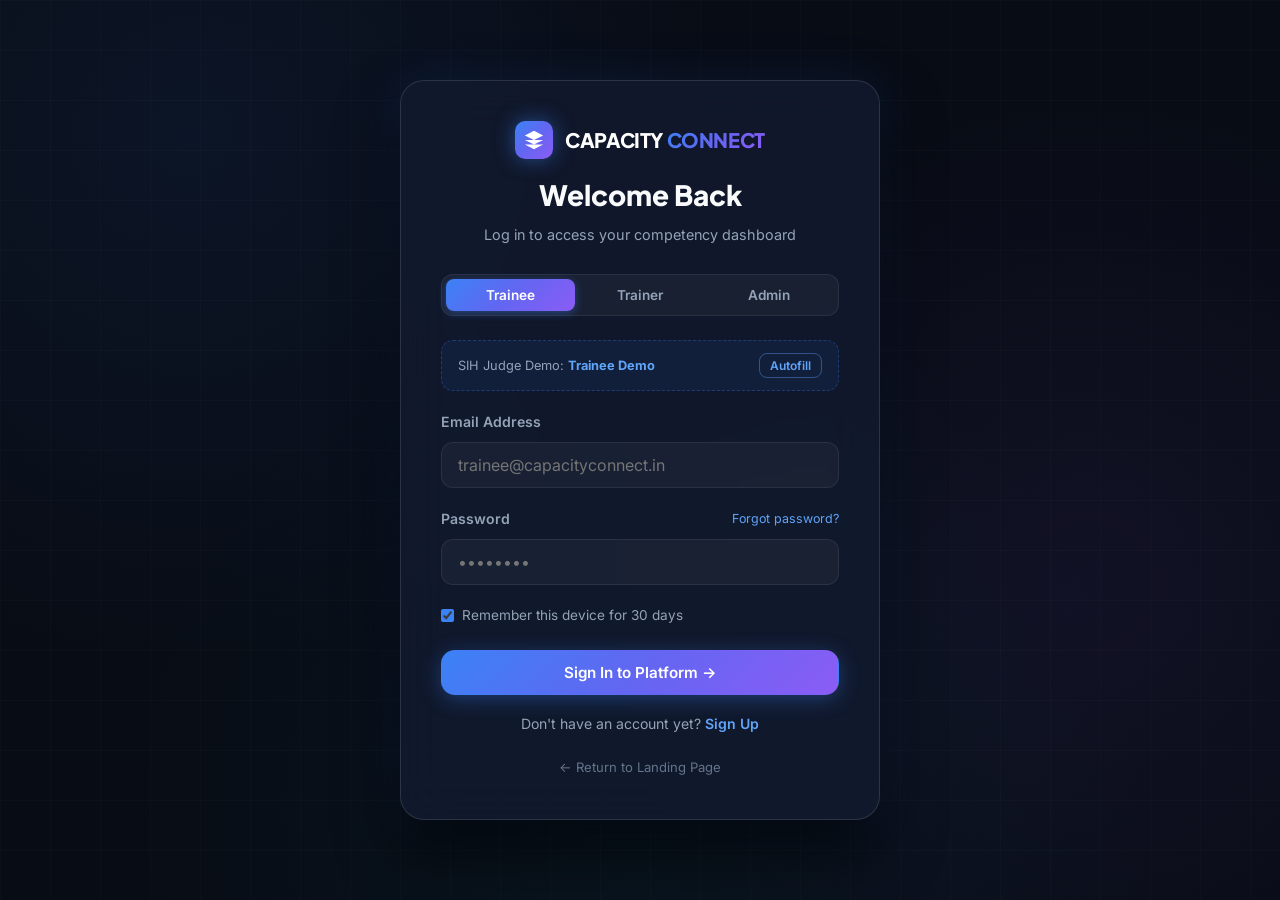
<file: trainer-dashboard.html>
<!doctype html>
<html lang="en">
<head>
<meta charset="UTF-8" />
<meta name="viewport" content="width=device-width, initial-scale=1.0" />
<title>Trainer Dashboard | CAPACITY CONNECT</title>
<link rel="icon" href="assets/favicon.ico" />
<link rel="preconnect" href="https://fonts.googleapis.com" />
<link href="https://fonts.googleapis.com/css2?family=DM+Sans:wght@400;500;600;700&family=Manrope:wght@500;600;700;800&display=swap" rel="stylesheet" />
<link rel="stylesheet" href="css/trainer-dashboard.css" />
</head>
<body>

<div id="mobileOverlay" class="mobile-overlay"></div>

<!-- SIDEBAR -->
<aside id="sidebar" class="sidebar">
  <div class="sidebar-brand">
    <div class="brand-mark">
      <svg viewBox="0 0 24 24" width="26" height="26">
        <path fill="white" d="M12 2L2 7l10 5 10-5-10-5zM2 17l10 5 10-5M2 12l10 5 10-5"/>
      </svg>
    </div>
    <div>
      <div class="brand-name">CAPACITY<span> CONNECT</span></div>
      <div class="brand-sub">Trainer workspace</div>
    </div>
  </div>

  <nav class="sidebar-nav" id="sidebarNav">
    <div class="nav-section">
      <p class="nav-label">Overview</p>
      <button class="nav-item" data-view="dashboard"><svg class="nav-icon" viewBox="0 0 24 24" width="16" height="16" fill="none" stroke="currentColor" stroke-width="2" stroke-linecap="round" stroke-linejoin="round"><rect x="3" y="3" width="7" height="9" rx="1"/><rect x="14" y="3" width="7" height="5" rx="1"/><rect x="14" y="12" width="7" height="9" rx="1"/><rect x="3" y="16" width="7" height="5" rx="1"/></svg><span>Dashboard</span></button>
    </div>
    <div class="nav-section">
      <p class="nav-label">Manage</p>
      <button class="nav-item" data-view="courses"><svg class="nav-icon" viewBox="0 0 24 24" width="16" height="16" fill="none" stroke="currentColor" stroke-width="2" stroke-linecap="round" stroke-linejoin="round"><path d="M4 19.5A2.5 2.5 0 0 1 6.5 17H20"/><path d="M6.5 2H20v20H6.5A2.5 2.5 0 0 1 4 19.5v-15A2.5 2.5 0 0 1 6.5 2z"/></svg><span>My Courses</span></button>
      <button class="nav-item" data-view="create-course"><svg class="nav-icon" viewBox="0 0 24 24" width="16" height="16" fill="none" stroke="currentColor" stroke-width="2" stroke-linecap="round" stroke-linejoin="round"><path d="M5 12h14"/><path d="M12 5v14"/></svg><span>Create Course</span></button>
      <button class="nav-item" data-view="assessments"><svg class="nav-icon" viewBox="0 0 24 24" width="16" height="16" fill="none" stroke="currentColor" stroke-width="2" stroke-linecap="round" stroke-linejoin="round"><circle cx="11" cy="11" r="8"/><path d="M8 11a3 3 0 0 1 5.5-1.5c0 2-2.5 1.5-2.5 3.5"/><path d="M11 15h.01"/><path d="m21 21-4.35-4.35"/></svg><span>Assessments</span></button>
      <button class="nav-item" data-view="question-bank"><svg class="nav-icon" viewBox="0 0 24 24" width="16" height="16" fill="none" stroke="currentColor" stroke-width="2" stroke-linecap="round" stroke-linejoin="round"><circle cx="12" cy="12" r="10"/><path d="M9.09 9a3 3 0 0 1 5.83 1c0 2-3 2-3 4"/><path d="M12 17h.01"/></svg><span>Question Bank</span></button>
    </div>
    <div class="nav-section">
      <p class="nav-label">People</p>
      <button class="nav-item" data-view="trainees"><svg class="nav-icon" viewBox="0 0 24 24" width="16" height="16" fill="none" stroke="currentColor" stroke-width="2" stroke-linecap="round" stroke-linejoin="round"><path d="M16 21v-2a4 4 0 0 0-4-4H6a4 4 0 0 0-4 4v2"/><circle cx="9" cy="7" r="4"/><path d="M22 21v-2a4 4 0 0 0-3-3.87"/><path d="M16 3.13a4 4 0 0 1 0 7.75"/></svg><span>My Trainees</span></button>
      <button class="nav-item" data-view="performance"><svg class="nav-icon" viewBox="0 0 24 24" width="16" height="16" fill="none" stroke="currentColor" stroke-width="2" stroke-linecap="round" stroke-linejoin="round"><polyline points="22 7 13.5 15.5 8.5 10.5 2 17"/><polyline points="16 7 22 7 22 13"/></svg><span>Performance</span></button>
      <button class="nav-item" data-view="competency"><svg class="nav-icon" viewBox="0 0 24 24" width="16" height="16" fill="none" stroke="currentColor" stroke-width="2" stroke-linecap="round" stroke-linejoin="round"><circle cx="12" cy="12" r="10"/><circle cx="12" cy="12" r="6"/><circle cx="12" cy="12" r="2"/></svg><span>Competency &amp; Skill Gaps</span></button>
    </div>
    <div class="nav-section">
      <p class="nav-label">Workspace</p>
      <button class="nav-item" data-view="resources"><svg class="nav-icon" viewBox="0 0 24 24" width="16" height="16" fill="none" stroke="currentColor" stroke-width="2" stroke-linecap="round" stroke-linejoin="round"><path d="M4 20V6a2 2 0 0 1 2-2h4l2 2h6a2 2 0 0 1 2 2v2"/><path d="M4 20a2 2 0 0 0 2 2h13a1 1 0 0 0 1-1v-8a2 2 0 0 0-2-2H6a2 2 0 0 0-2 2z"/></svg><span>Resource Library</span></button>
      <button class="nav-item" data-view="feedback"><svg class="nav-icon" viewBox="0 0 24 24" width="16" height="16" fill="none" stroke="currentColor" stroke-width="2" stroke-linecap="round" stroke-linejoin="round"><path d="m12 3-1.9 5.8a2 2 0 0 1-1.3 1.3L3 12l5.8 1.9a2 2 0 0 1 1.3 1.3L12 21l1.9-5.8a2 2 0 0 1 1.3-1.3L21 12l-5.8-1.9a2 2 0 0 1-1.3-1.3z"/></svg><span>Feedback</span></button>
      <button class="nav-item" data-view="analytics"><svg class="nav-icon" viewBox="0 0 24 24" width="16" height="16" fill="none" stroke="currentColor" stroke-width="2" stroke-linecap="round" stroke-linejoin="round"><path d="M3 3v18h18"/><path d="M7 16v-4"/><path d="M12 16V8"/><path d="M17 16v-7"/></svg><span>Analytics</span></button>
      <button class="nav-item" data-view="notifications"><svg class="nav-icon" viewBox="0 0 24 24" width="16" height="16" fill="none" stroke="currentColor" stroke-width="2" stroke-linecap="round" stroke-linejoin="round"><path d="M6 8a6 6 0 0 1 12 0c0 7 3 9 3 9H3s3-2 3-9"/><path d="M10.3 21a1.94 1.94 0 0 0 3.4 0"/></svg><span>Notifications</span><span class="nav-badge" id="navNotifBadge">4</span></button>
    </div>

    <div class="sidebar-tip">
      <div class="tip-title"><svg viewBox="0 0 24 24" width="14" height="14" fill="none" stroke="currentColor" stroke-width="2" stroke-linecap="round" stroke-linejoin="round"><path d="M13 2 3 14h9l-1 8 10-12h-9z"/></svg> Trainer tip</div>
      <p class="tip-body">Trainees who receive weekly feedback improve 2.4&times; faster.</p>
      <button class="tip-link" id="tipInsightsBtn">View insights <svg viewBox="0 0 24 24" width="12" height="12" fill="none" stroke="currentColor" stroke-width="2" stroke-linecap="round" stroke-linejoin="round"><path d="M7 17 17 7"/><path d="M7 7h10v10"/></svg></button>
    </div>
  </nav>

  <div class="sidebar-footer">
    <button class="nav-item" data-view="settings"><svg class="nav-icon" viewBox="0 0 24 24" width="16" height="16" fill="none" stroke="currentColor" stroke-width="2" stroke-linecap="round" stroke-linejoin="round"><circle cx="12" cy="12" r="3"/><path d="M19.4 15a1.65 1.65 0 0 0 .33 1.82l.06.06a2 2 0 1 1-2.83 2.83l-.06-.06a1.65 1.65 0 0 0-1.82-.33 1.65 1.65 0 0 0-1 1.51V21a2 2 0 0 1-4 0v-.09A1.65 1.65 0 0 0 9 19.4a1.65 1.65 0 0 0-1.82.33l-.06.06a2 2 0 1 1-2.83-2.83l.06-.06a1.65 1.65 0 0 0 .33-1.82 1.65 1.65 0 0 0-1.51-1H3a2 2 0 0 1 0-4h.09A1.65 1.65 0 0 0 4.6 9a1.65 1.65 0 0 0-.33-1.82l-.06-.06a2 2 0 1 1 2.83-2.83l.06.06a1.65 1.65 0 0 0 1.82.33H9a1.65 1.65 0 0 0 1-1.51V3a2 2 0 0 1 4 0v.09a1.65 1.65 0 0 0 1 1.51 1.65 1.65 0 0 0 1.82-.33l.06-.06a2 2 0 1 1 2.83 2.83l-.06.06a1.65 1.65 0 0 0-.33 1.82V9a1.65 1.65 0 0 0 1.51 1H21a2 2 0 0 1 0 4h-.09a1.65 1.65 0 0 0-1.51 1z"/></svg><span>Settings</span></button>
    <button class="footer-profile" data-view="profile" id="footerProfileBtn">
      <div class="avatar avatar-grad">AS</div>
      <div class="footer-profile-text">
        <div class="footer-profile-name">Dr. Arjun Sharma</div>
        <div class="footer-profile-role">AI / ML Trainer</div>
      </div>
      <svg viewBox="0 0 24 24" width="14" height="14" fill="none" stroke="currentColor" stroke-width="2" stroke-linecap="round" stroke-linejoin="round" class="chev"><path d="m6 9 6 6 6-6"/></svg>
    </button>
  </div>
</aside>

<!-- MAIN -->
<main class="main">
  <header class="topbar">
    <div class="topbar-left">
      <button id="menuBtn" class="icon-btn mobile-only"><svg viewBox="0 0 24 24" width="20" height="20" fill="none" stroke="currentColor" stroke-width="2" stroke-linecap="round" stroke-linejoin="round"><path d="M4 12h16"/><path d="M4 6h16"/><path d="M4 18h16"/></svg></button>
      <div class="search-wrap">
        <svg class="search-icon" viewBox="0 0 24 24" width="15" height="15" fill="none" stroke="currentColor" stroke-width="2" stroke-linecap="round" stroke-linejoin="round"><circle cx="11" cy="11" r="8"/><path d="m21 21-4.35-4.35"/></svg>
        <input id="globalSearch" type="text" placeholder="Search anything..." autocomplete="off" />
      </div>
      <div class="breadcrumb">
        <span class="crumb-sep">/</span><span>Trainer workspace</span>
        <svg viewBox="0 0 24 24" width="13" height="13" fill="none" stroke="currentColor" stroke-width="2" stroke-linecap="round" stroke-linejoin="round"><path d="m9 18 6-6-6-6"/></svg>
        <span class="crumb-active" id="crumbActive">Dashboard</span>
      </div>
    </div>
    <div class="topbar-right">
      <button id="notifBtn" class="icon-btn notif-btn"><svg viewBox="0 0 24 24" width="18" height="18" fill="none" stroke="currentColor" stroke-width="2" stroke-linecap="round" stroke-linejoin="round"><path d="M6 8a6 6 0 0 1 12 0c0 7 3 9 3 9H3s3-2 3-9"/><path d="M10.3 21a1.94 1.94 0 0 0 3.4 0"/></svg><span class="notif-dot"></span></button>
      <div class="v-divider"></div>
      <button id="profileBtn" class="profile-trigger">
        <div class="avatar avatar-grad">AS</div>
        <div class="profile-text"><div class="profile-name">Dr. Arjun Sharma</div><div class="profile-role">Trainer</div></div>
        <svg viewBox="0 0 24 24" width="14" height="14" fill="none" stroke="currentColor" stroke-width="2" stroke-linecap="round" stroke-linejoin="round"><path d="m6 9 6 6 6-6"/></svg>
      </button>
    </div>

    <div id="notifPanel" class="dropdown-panel notif-panel hidden">
      <div class="panel-head"><span>Notifications</span><button id="markAllRead" class="link-btn">Mark all read</button></div>
      <div id="notifPanelList"></div>
    </div>
    <div id="profilePanel" class="dropdown-panel profile-panel hidden">
      <div class="panel-head-sm">Account</div>
      <button class="panel-item" data-view="profile">View Profile</button>
      <button class="panel-item" data-view="profile">Edit Profile</button>
      <button class="panel-item" data-view="settings">Settings</button>
      <button class="panel-item" id="logoutBtn">Logout</button>
    </div>
  </header>

  <div class="content">

    <!-- ===================== DASHBOARD ===================== -->
    <section class="view" id="view-dashboard" data-view-name="dashboard">
      <section class="welcome-row">
        <div>
          <div class="eyebrow"><span class="dot"></span> <span id="todayDate">Thursday, September 05, 2026</span></div>
          <h1 class="h1"> Welcome back, <span id="welcomeTrainerName"></span> <span class="wave"></span> </h1>
          <p class="sub">Manage your courses, assessments, trainees and competency development.</p>
        </div>
        <button class="btn btn-primary" data-open-modal="course"><svg viewBox="0 0 24 24" width="16" height="16" fill="none" stroke="currentColor" stroke-width="2" stroke-linecap="round" stroke-linejoin="round"><path d="M5 12h14"/><path d="M12 5v14"/></svg> Create new course</button>
      </section>

      <section class="stat-grid" id="statGrid"></section>

      <section class="two-col two-col-a">
        <div class="card">
          <div class="card-head">
            <div><h2>Quick actions</h2><p>Keep your learning workspace moving</p></div>
            <svg viewBox="0 0 24 24" width="17" height="17" fill="none" stroke="currentColor" stroke-width="2" stroke-linecap="round" stroke-linejoin="round" class="text-amber"><path d="M13 2 3 14h9l-1 8 10-12h-9z"/></svg>
          </div>
          <div class="quick-actions-grid" id="quickActions"></div>
        </div>
        <div class="card">
          <div class="card-head">
            <div><h2>Performance overview</h2><p>Average score &middot; last 6 months</p></div>
            <button class="link-btn" data-view="analytics">View analytics</button>
          </div>
          <div class="bars" id="perfBars"></div>
          <div class="bars-labels"><span>Apr</span><span>May</span><span>Jun</span><span>Jul</span><span>Aug</span><span>Sep</span></div>
        </div>
      </section>

      <section class="two-col two-col-b">
        <div class="card">
          <div class="card-head"><div><h2>Active assessments</h2><p>Track participation and deadlines</p></div><button class="btn btn-ghost btn-sm" data-open-modal="assessment"><svg viewBox="0 0 24 24" width="13" height="13" fill="none" stroke="currentColor" stroke-width="2" stroke-linecap="round" stroke-linejoin="round"><path d="M5 12h14"/><path d="M12 5v14"/></svg> Create assessment</button></div>
          <div id="dashAssessmentsList"></div>
        </div>
        <div class="card">
          <div class="card-head"><div><h2>Competency &amp; skill gaps</h2><p>Where your trainees need support</p></div><svg viewBox="0 0 24 24" width="18" height="18" fill="none" stroke="currentColor" stroke-width="2" stroke-linecap="round" stroke-linejoin="round" class="text-rose"><circle cx="12" cy="12" r="10"/><circle cx="12" cy="12" r="6"/><circle cx="12" cy="12" r="2"/></svg></div>
          <div id="dashCompetencyList"></div>
          <button class="btn btn-outline btn-block" data-view="competency">View detailed analysis <svg viewBox="0 0 24 24" width="12" height="12" fill="none" stroke="currentColor" stroke-width="2" stroke-linecap="round" stroke-linejoin="round"><path d="M7 17 17 7"/><path d="M7 7h10v10"/></svg></button>
        </div>
      </section>

      <section class="card">
        <div class="card-head"><div><h2>My trainees</h2><p>Monitor progress across your programs</p></div><div class="head-actions"><div class="search-wrap search-sm"><svg class="search-icon" viewBox="0 0 24 24" width="13" height="13" fill="none" stroke="currentColor" stroke-width="2" stroke-linecap="round" stroke-linejoin="round"><circle cx="11" cy="11" r="8"/><path d="m21 21-4.35-4.35"/></svg><input id="dashTraineeSearch" placeholder="Search trainees" /></div><button class="icon-btn icon-btn-bordered"><svg viewBox="0 0 24 24" width="14" height="14" fill="none" stroke="currentColor" stroke-width="2" stroke-linecap="round" stroke-linejoin="round"><polygon points="22 3 2 3 10 12.46 10 19 14 21 14 12.46 22 3"/></svg></button></div></div>
        <div class="table-wrap"><table class="table"><thead><tr><th>Trainee</th><th>Course</th><th>Overall score</th><th>Skill status</th><th>Progress</th><th>Last activity</th><th></th></tr></thead><tbody id="dashTraineeRows"></tbody></table></div>
      </section>

      <section class="two-col two-col-c">
        <div class="card">
          <div class="card-head"><div><h2>Resource library</h2><p>Your most recent learning assets</p></div><button class="icon-btn icon-btn-fill" data-open-modal="resource"><svg viewBox="0 0 24 24" width="15" height="15" fill="none" stroke="currentColor" stroke-width="2" stroke-linecap="round" stroke-linejoin="round"><path d="M5 12h14"/><path d="M12 5v14"/></svg></button></div>
          <div id="dashResourceList"></div>
        </div>
        <div class="card">
          <div class="card-head"><div><h2>Recent feedback</h2><p id="feedbackSummary">4.7 / 5 average rating &middot; 86 responses</p></div><svg viewBox="0 0 24 24" width="17" height="17" fill="none" stroke="currentColor" stroke-width="2" stroke-linecap="round" stroke-linejoin="round" class="text-amber"><path d="m12 3-1.9 5.8a2 2 0 0 1-1.3 1.3L3 12l5.8 1.9a2 2 0 0 1 1.3 1.3L12 21l1.9-5.8a2 2 0 0 1 1.3-1.3L21 12l-5.8-1.9a2 2 0 0 1-1.3-1.3z"/></svg></div>
          <div id="dashFeedbackList"></div>
        </div>
      </section>
    </section>

    <!-- ===================== MY COURSES ===================== -->
    <section class="view hidden" id="view-courses" data-view-name="courses">
      <div class="view-header">
        <div><h1 class="h1-sm">My Courses</h1><p class="sub">Manage your active learning programs</p></div>
        <button class="btn btn-primary" data-open-modal="course"><svg viewBox="0 0 24 24" width="16" height="16" fill="none" stroke="currentColor" stroke-width="2" stroke-linecap="round" stroke-linejoin="round"><path d="M5 12h14"/><path d="M12 5v14"/></svg> Create Course</button>
      </div>
      <div class="course-grid" id="coursesGrid"></div>
    </section>

    <!-- ===================== ASSESSMENTS ===================== -->
    <section class="view hidden" id="view-assessments" data-view-name="assessments">
      <div class="view-header">
        <div><h1 class="h1-sm">Assessments</h1><p class="sub">Create, publish and track trainee assessments</p></div>
        <button class="btn btn-primary" data-open-modal="assessment"><svg viewBox="0 0 24 24" width="16" height="16" fill="none" stroke="currentColor" stroke-width="2" stroke-linecap="round" stroke-linejoin="round"><path d="M5 12h14"/><path d="M12 5v14"/></svg> Create Assessment</button>
      </div>
      <div class="card"><div id="assessmentsFullList"></div></div>
    </section>

    <!-- ===================== QUESTION BANK ===================== -->
    <section class="view hidden" id="view-question-bank" data-view-name="question-bank">
      <div class="view-header">
        <div><h1 class="h1-sm">Question Bank</h1><p class="sub">Reusable questions across your assessments</p></div>
        <button class="btn btn-primary" data-open-modal="question"><svg viewBox="0 0 24 24" width="16" height="16" fill="none" stroke="currentColor" stroke-width="2" stroke-linecap="round" stroke-linejoin="round"><path d="M5 12h14"/><path d="M12 5v14"/></svg> Add Question</button>
      </div>
      <div class="filter-row">
        <select id="qbSubjectFilter" class="select"><option value="">All subjects</option></select>
        <select id="qbDifficultyFilter" class="select"><option value="">All difficulties</option><option>Easy</option><option>Medium</option><option>Hard</option></select>
      </div>
      <div class="card"><div id="questionBankList"></div></div>
    </section>

    <!-- ===================== MY TRAINEES ===================== -->
    <section class="view hidden" id="view-trainees" data-view-name="trainees">
      <div class="view-header">
        <div><h1 class="h1-sm">My Trainees</h1><p class="sub">Monitor progress across your programs</p></div>
        <div class="head-actions"><div class="search-wrap search-sm"><svg class="search-icon" viewBox="0 0 24 24" width="13" height="13" fill="none" stroke="currentColor" stroke-width="2" stroke-linecap="round" stroke-linejoin="round"><circle cx="11" cy="11" r="8"/><path d="m21 21-4.35-4.35"/></svg><input id="traineesSearch" placeholder="Search trainees" /></div></div>
      </div>
      <div class="card"><div class="table-wrap"><table class="table"><thead><tr><th>Trainee</th><th>Email</th><th>Course</th><th>Overall score</th><th>Skill status</th><th>Progress</th><th>Last activity</th><th></th></tr></thead><tbody id="traineesFullRows"></tbody></table></div></div>
    </section>

    <!-- ===================== PERFORMANCE ===================== -->
    <section class="view hidden" id="view-performance" data-view-name="performance">
      <div class="view-header"><div><h1 class="h1-sm">Performance</h1><p class="sub">Course progress and assessment performance across trainees</p></div></div>
      <section class="stat-grid" id="perfStatGrid"></section>
      <div class="two-col two-col-a">
        <div class="card"><div class="card-head"><div><h2>Course progress</h2><p>Average completion per course</p></div></div><div id="perfCourseProgress"></div></div>
        <div class="card"><div class="card-head"><div><h2>Assessment performance</h2><p>Completion rate per assessment</p></div></div><div id="perfAssessmentPerf"></div></div>
      </div>
    </section>

    <!-- ===================== COMPETENCY ===================== -->
    <section class="view hidden" id="view-competency" data-view-name="competency">
      <div class="view-header"><div><h1 class="h1-sm">Competency &amp; Skill Gaps</h1><p class="sub">Where your trainees need support, by skill</p></div></div>
      <div class="card"><div id="competencyFullList"></div></div>
      <div class="card"><div class="card-head"><div><h2>Recommended actions</h2><p>Suggested interventions per skill gap</p></div></div><div id="competencyActions"></div></div>
    </section>

    <!-- ===================== RESOURCE LIBRARY ===================== -->
    <section class="view hidden" id="view-resources" data-view-name="resources">
      <div class="view-header">
        <div><h1 class="h1-sm">Resource Library</h1><p class="sub">Learning assets shared with your trainees</p></div>
        <button class="btn btn-primary" data-open-modal="resource"><svg viewBox="0 0 24 24" width="16" height="16" fill="none" stroke="currentColor" stroke-width="2" stroke-linecap="round" stroke-linejoin="round"><path d="M5 12h14"/><path d="M12 5v14"/></svg> Add Resource</button>
      </div>
      <div class="resource-grid" id="resourcesGrid"></div>
    </section>

    <!-- ===================== FEEDBACK ===================== -->
    <section class="view hidden" id="view-feedback" data-view-name="feedback">
      <div class="view-header"><div><h1 class="h1-sm">Feedback</h1><p class="sub" id="feedbackFullSummary">4.7 / 5 average rating &middot; 86 responses</p></div></div>
      <div class="card"><div id="feedbackFullList"></div></div>
    </section>

    <!-- ===================== ANALYTICS ===================== -->
    <section class="view hidden" id="view-analytics" data-view-name="analytics">
      <div class="view-header"><div><h1 class="h1-sm">Analytics</h1><p class="sub">A closer look at how your workspace is performing</p></div></div>
      <section class="stat-grid" id="statGrid2"></section>
      <div class="two-col two-col-a">
        <div class="card"><div class="card-head"><div><h2>Average score trend</h2><p>Last 6 months</p></div></div><div class="bars" id="analyticsBars"></div><div class="bars-labels"><span>Apr</span><span>May</span><span>Jun</span><span>Jul</span><span>Aug</span><span>Sep</span></div></div>
        <div class="card"><div class="card-head"><div><h2>Skill distribution</h2><p>Trainees by competency band</p></div></div><div id="analyticsSkillDist"></div></div>
      </div>
      <div class="card"><div class="card-head"><div><h2>Course completion</h2><p>Completion rate by course</p></div></div><div id="analyticsCourseCompletion"></div></div>
    </section>

    <!-- ===================== NOTIFICATIONS ===================== -->
    <section class="view hidden" id="view-notifications" data-view-name="notifications">
      <div class="view-header"><div><h1 class="h1-sm">Notifications</h1><p class="sub">Stay on top of trainee activity</p></div><button id="markAllReadFull" class="btn btn-outline btn-sm">Mark all read</button></div>
      <div class="card"><div id="notificationsFullList"></div></div>
    </section>

    <!-- ===================== MY PROFILE ===================== -->
    <section class="view hidden" id="view-profile" data-view-name="profile">
      <div class="view-header"><div><h1 class="h1-sm">My Profile</h1><p class="sub">Your trainer identity across CAPACITY CONNECT</p></div></div>
      <div class="two-col two-col-a">
        <div class="card">
          <div class="profile-card-top">
            <div class="avatar avatar-grad avatar-lg" id="profileAvatarLg">AS</div>
            <div><div class="profile-card-name" id="profileCardName">Dr. Arjun Sharma</div><div class="profile-card-role" id="profileCardRole">AI / ML Trainer</div></div>
          </div>
          <form id="profileForm" class="form-grid">
            <label class="field wide"><span>Full name</span><input id="pfName" type="text" /></label>
            <label class="field"><span>Role / title</span><input id="pfRole" type="text" /></label>
            <label class="field"><span>Email</span><input id="pfEmail" type="email" /></label>
            <label class="field"><span>Phone</span><input id="pfPhone" type="text" /></label>
            <label class="field"><span>Primary skill</span><input id="pfSkill" type="text" /></label>
            <label class="field wide"><span>Bio</span><textarea id="pfBio" rows="3"></textarea></label>
            <div class="form-actions wide"><button type="submit" class="btn btn-primary">Save profile</button></div>
          </form>
        </div>
        <div class="card">
          <div class="card-head"><div><h2>Snapshot</h2><p>Your workspace at a glance</p></div></div>
          <div id="profileSnapshot"></div>
        </div>
      </div>
    </section>

    <!-- ===================== SETTINGS ===================== -->
    <section class="view hidden" id="view-settings" data-view-name="settings">
      <div class="view-header"><div><h1 class="h1-sm">Settings</h1><p class="sub">Preferences for your trainer workspace</p></div></div>
      <div class="two-col two-col-a">
        <div class="card">
          <div class="card-head"><div><h2>Notification preferences</h2><p>Choose what you want to be notified about</p></div></div>
          <div id="settingsToggles"></div>
        </div>
        <div class="card">
          <div class="card-head"><div><h2>Workspace</h2><p>General preferences</p></div></div>
          <form id="settingsForm" class="form-grid">
            <label class="field wide"><span>Time zone</span><input id="stTimezone" type="text" placeholder="Asia/Kolkata (IST)" /></label>
            <label class="field wide"><span>Default assessment time limit (minutes)</span><input id="stTimeLimit" type="number" min="5" placeholder="20" /></label>
            <div class="form-actions wide"><button type="submit" class="btn btn-primary">Save settings</button><button type="button" id="resetDataBtn" class="btn btn-outline">Reset prototype data</button></div>
          </form>
        </div>
      </div>
    </section>

  </div>
</main>

<!-- ===================== MODALS ===================== -->
<div id="modalRoot" class="modal-root hidden"></div>

<!-- TOAST -->
<div id="toast" class="toast hidden"></div>

<script src="js/trainer-dashboard.js"></script>
</body>
</html>
</file>
<file: css/style.css>
/* ==========================================================================
   CAPACITY CONNECT - Modern SaaS Design System & Stylesheet
   Smart India Hackathon Project
   Theme: Competency-Driven Learning & Training Platform
   ========================================================================== */

/* --------------------------------------------------------------------------
   1. CSS Variables & Design Tokens
   -------------------------------------------------------------------------- */
:root {
  /* Color Palette */
  --bg-primary: #080c15;
  --bg-secondary: #0e1424;
  --bg-tertiary: #141c30;
  --bg-card: rgba(18, 26, 46, 0.65);
  --bg-card-hover: rgba(26, 36, 62, 0.85);
  --bg-glass: rgba(255, 255, 255, 0.03);
  --bg-glass-strong: rgba(255, 255, 255, 0.07);

  /* Primary & Accent Gradients */
  --primary: #3b82f6;
  --primary-light: #60a5fa;
  --primary-dark: #1d4ed8;
  --accent-purple: #8b5cf6;
  --accent-cyan: #06b6d4;
  --accent-emerald: #10b981;
  --accent-amber: #f59e0b;
  --accent-rose: #f43f5e;

  --grad-primary: linear-gradient(135deg, #3b82f6 0%, #6366f1 50%, #8b5cf6 100%);
  --grad-accent: linear-gradient(135deg, #06b6d4 0%, #3b82f6 100%);
  --grad-emerald: linear-gradient(135deg, #10b981 0%, #059669 100%);
  --grad-warning: linear-gradient(135deg, #f59e0b 0%, #d97706 100%);
  --grad-danger: linear-gradient(135deg, #f43f5e 0%, #e11d48 100%);
  --grad-card: linear-gradient(145deg, rgba(255, 255, 255, 0.06) 0%, rgba(255, 255, 255, 0.01) 100%);

  /* Text Colors */
  --text-primary: #f8fafc;
  --text-secondary: #94a3b8;
  --text-muted: #64748b;
  --text-inverse: #0f172a;

  /* Borders & Glows */
  --border-subtle: rgba(255, 255, 255, 0.08);
  --border-light: rgba(255, 255, 255, 0.15);
  --border-focus: rgba(96, 165, 250, 0.5);
  --glow-primary: 0 0 35px rgba(59, 130, 246, 0.25);
  --glow-purple: 0 0 35px rgba(139, 92, 246, 0.25);
  --glow-cyan: 0 0 30px rgba(6, 182, 212, 0.2);

  /* Shadows */
  --shadow-sm: 0 2px 8px rgba(0, 0, 0, 0.25);
  --shadow-md: 0 8px 24px rgba(0, 0, 0, 0.35);
  --shadow-lg: 0 16px 40px rgba(0, 0, 0, 0.45);
  --shadow-3d: 0 25px 50px -12px rgba(0, 0, 0, 0.6), 0 0 30px rgba(59, 130, 246, 0.15);

  /* Typography & Layout */
  --font-sans: 'Inter', -apple-system, BlinkMacSystemFont, 'Segoe UI', Roboto, Helvetica, Arial, sans-serif;
  --font-heading: 'Plus Jakarta Sans', var(--font-sans);
  --radius-sm: 8px;
  --radius-md: 14px;
  --radius-lg: 20px;
  --radius-full: 9999px;

  /* Transitions */
  --transition-fast: 0.2s cubic-bezier(0.16, 1, 0.3, 1);
  --transition-normal: 0.35s cubic-bezier(0.16, 1, 0.3, 1);
  --transition-slow: 0.6s cubic-bezier(0.16, 1, 0.3, 1);
}

/* --------------------------------------------------------------------------
   2. Reset & Global Styles
   -------------------------------------------------------------------------- */
*, *::before, *::after {
  box-sizing: border-box;
  margin: 0;
  padding: 0;
}

html {
  scroll-behavior: smooth;
  font-size: 16px;
  color-scheme: dark;
}

body {
  font-family: var(--font-sans);
  background-color: var(--bg-primary);
  color: var(--text-primary);
  line-height: 1.6;
  overflow-x: hidden;
  position: relative;
  min-height: 100vh;
  -webkit-font-smoothing: antialiased;
  -moz-osx-font-smoothing: grayscale;
  background-image: 
    radial-gradient(circle at 15% 15%, rgba(59, 130, 246, 0.08) 0%, transparent 40%),
    radial-gradient(circle at 85% 65%, rgba(139, 92, 246, 0.07) 0%, transparent 40%),
    radial-gradient(circle at 50% 90%, rgba(6, 182, 212, 0.05) 0%, transparent 50%);
  background-attachment: fixed;
}

/* Ambient Background Grid */
body::before {
  content: '';
  position: fixed;
  top: 0;
  left: 0;
  width: 100%;
  height: 100%;
  background-size: 50px 50px;
  background-image: 
    linear-gradient(to right, rgba(255, 255, 255, 0.02) 1px, transparent 1px),
    linear-gradient(to bottom, rgba(255, 255, 255, 0.02) 1px, transparent 1px);
  pointer-events: none;
  z-index: 0;
}

a {
  color: inherit;
  text-decoration: none;
  transition: color var(--transition-fast);
}

img, svg {
  display: block;
  max-width: 100%;
}

button, input, select, textarea {
  font-family: inherit;
  font-size: inherit;
}

/* --------------------------------------------------------------------------
   3. Container & Layout Utilities
   -------------------------------------------------------------------------- */
.container {
  width: 100%;
  max-width: 1240px;
  margin: 0 auto;
  padding: 0 24px;
  position: relative;
  z-index: 1;
}

.section {
  padding: 100px 0;
  position: relative;
  z-index: 1;
}

.section-header {
  text-align: center;
  max-width: 780px;
  margin: 0 auto 60px;
}

.section-tag {
  display: inline-flex;
  align-items: center;
  gap: 8px;
  padding: 6px 16px;
  font-size: 0.8rem;
  font-weight: 700;
  letter-spacing: 0.1em;
  text-transform: uppercase;
  color: var(--primary-light);
  background: rgba(59, 130, 246, 0.1);
  border: 1px solid rgba(59, 130, 246, 0.25);
  border-radius: var(--radius-full);
  margin-bottom: 18px;
}

.section-tag-dot {
  width: 6px;
  height: 6px;
  background: var(--primary-light);
  border-radius: 50%;
  box-shadow: 0 0 8px var(--primary-light);
  animation: pulse-dot 2s infinite ease-in-out;
}

.section-title {
  font-family: var(--font-heading);
  font-size: clamp(2rem, 4vw, 2.75rem);
  font-weight: 800;
  line-height: 1.2;
  margin-bottom: 16px;
  letter-spacing: -0.02em;
}

.section-desc {
  font-size: clamp(1rem, 1.8vw, 1.15rem);
  color: var(--text-secondary);
  line-height: 1.7;
}

.text-gradient {
  background: var(--grad-primary);
  -webkit-background-clip: text;
  -webkit-text-fill-color: transparent;
}

.text-gradient-cyan {
  background: var(--grad-accent);
  -webkit-background-clip: text;
  -webkit-text-fill-color: transparent;
}

/* --------------------------------------------------------------------------
   4. Buttons & Interactive Controls
   -------------------------------------------------------------------------- */
.btn {
  display: inline-flex;
  align-items: center;
  justify-content: center;
  gap: 10px;
  padding: 12px 26px;
  font-weight: 600;
  font-size: 0.95rem;
  border-radius: var(--radius-md);
  border: 1px solid transparent;
  cursor: pointer;
  transition: all var(--transition-normal);
  text-align: center;
  position: relative;
  overflow: hidden;
}

.btn-primary {
  background: var(--grad-primary);
  color: #ffffff;
  box-shadow: 0 4px 20px rgba(59, 130, 246, 0.35);
}

.btn-primary:hover {
  transform: translateY(-2px);
  box-shadow: 0 8px 30px rgba(59, 130, 246, 0.5);
}

.btn-primary:active {
  transform: translateY(0);
}

.btn-secondary {
  background: rgba(255, 255, 255, 0.05);
  color: var(--text-primary);
  border-color: var(--border-subtle);
  backdrop-filter: blur(10px);
}

.btn-secondary:hover {
  background: rgba(255, 255, 255, 0.1);
  border-color: var(--border-light);
  transform: translateY(-2px);
}

.btn-outline {
  background: transparent;
  color: var(--primary-light);
  border-color: rgba(96, 165, 250, 0.4);
}

.btn-outline:hover {
  background: rgba(59, 130, 246, 0.12);
  border-color: var(--primary-light);
  transform: translateY(-2px);
}

.btn-sm {
  padding: 8px 16px;
  font-size: 0.85rem;
  border-radius: var(--radius-sm);
}

.btn-lg {
  padding: 16px 36px;
  font-size: 1.05rem;
  border-radius: var(--radius-md);
}

/* --------------------------------------------------------------------------
   5. Glassmorphism Card System
   -------------------------------------------------------------------------- */
.glass-card {
  background: var(--bg-card);
  backdrop-filter: blur(16px);
  -webkit-backdrop-filter: blur(16px);
  border: 1px solid var(--border-subtle);
  border-radius: var(--radius-lg);
  padding: 32px;
  box-shadow: var(--shadow-md);
  transition: transform var(--transition-normal), border-color var(--transition-normal), box-shadow var(--transition-normal);
  position: relative;
  overflow: hidden;
}

.glass-card::before {
  content: '';
  position: absolute;
  top: 0;
  left: 0;
  right: 0;
  height: 1px;
  background: linear-gradient(90deg, transparent, rgba(255, 255, 255, 0.2), transparent);
}

.glass-card:hover {
  border-color: var(--border-light);
  box-shadow: var(--shadow-3d);
}

.glass-card-interactive {
  transform-style: preserve-3d;
  will-change: transform;
}

/* --------------------------------------------------------------------------
   6. Navigation Bar
   -------------------------------------------------------------------------- */
.navbar {
  position: fixed;
  top: 0;
  left: 0;
  width: 100%;
  z-index: 1000;
  padding: 20px 0;
  transition: all var(--transition-normal);
}

.navbar.scrolled {
  padding: 12px 0;
  background: rgba(8, 12, 21, 0.85);
  backdrop-filter: blur(20px);
  -webkit-backdrop-filter: blur(20px);
  border-bottom: 1px solid var(--border-subtle);
  box-shadow: 0 4px 30px rgba(0, 0, 0, 0.5);
}

.nav-container {
  display: flex;
  align-items: center;
  justify-content: space-between;
  gap: 20px;
}

.logo {
  display: flex;
  align-items: center;
  gap: 12px;
  font-family: var(--font-heading);
  font-weight: 800;
  font-size: 1.25rem;
  letter-spacing: -0.02em;
  color: #ffffff;
}

.logo-icon {
  width: 38px;
  height: 38px;
  border-radius: 10px;
  background: var(--grad-primary);
  display: flex;
  align-items: center;
  justify-content: center;
  box-shadow: 0 0 20px rgba(59, 130, 246, 0.5);
}

.logo-icon svg {
  width: 22px;
  height: 22px;
  fill: #ffffff;
}

.nav-menu {
  display: flex;
  align-items: center;
  gap: 32px;
  list-style: none;
}

.nav-link {
  color: var(--text-secondary);
  font-weight: 500;
  font-size: 0.95rem;
  transition: color var(--transition-fast);
  position: relative;
  padding: 4px 0;
}

.nav-link::after {
  content: '';
  position: absolute;
  bottom: 0;
  left: 0;
  width: 0;
  height: 2px;
  background: var(--primary-light);
  transition: width var(--transition-normal);
  border-radius: var(--radius-full);
}

.nav-link:hover, .nav-link.active {
  color: #ffffff;
}

.nav-link:hover::after, .nav-link.active::after {
  width: 100%;
}

.nav-actions {
  display: flex;
  align-items: center;
  gap: 14px;
}

.nav-login {
  color: var(--text-secondary);
  font-weight: 600;
  padding: 8px 18px;
  border-radius: var(--radius-sm);
  transition: all var(--transition-fast);
}

.nav-login:hover {
  color: #ffffff;
  background: rgba(255, 255, 255, 0.05);
}

.nav-toggle {
  display: none;
  background: transparent;
  border: none;
  cursor: pointer;
  padding: 8px;
  color: var(--text-primary);
}

/* --------------------------------------------------------------------------
   7. Hero Section with 3D Dashboard
   -------------------------------------------------------------------------- */
.hero-section {
  padding: 160px 0 100px;
  min-height: 100vh;
  display: flex;
  align-items: center;
  position: relative;
  overflow: hidden;
}

.hero-grid {
  display: grid;
  grid-template-columns: 1.15fr 0.95fr;
  gap: 60px;
  align-items: center;
}

.hero-content {
  position: relative;
  z-index: 2;
}

.hero-badge {
  display: inline-flex;
  align-items: center;
  gap: 10px;
  padding: 8px 20px;
  background: rgba(59, 130, 246, 0.12);
  border: 1px solid rgba(59, 130, 246, 0.3);
  border-radius: var(--radius-full);
  font-size: 0.85rem;
  font-weight: 700;
  letter-spacing: 0.08em;
  text-transform: uppercase;
  color: var(--primary-light);
  margin-bottom: 24px;
}

.hero-title {
  font-family: var(--font-heading);
  font-size: clamp(2.5rem, 5vw, 3.8rem);
  font-weight: 800;
  line-height: 1.12;
  margin-bottom: 24px;
  letter-spacing: -0.03em;
}

.hero-desc {
  font-size: 1.15rem;
  color: var(--text-secondary);
  line-height: 1.7;
  margin-bottom: 36px;
  max-width: 580px;
}

.hero-actions {
  display: flex;
  flex-wrap: wrap;
  align-items: center;
  gap: 16px;
  margin-bottom: 32px;
}

.hero-features-subtext {
  display: flex;
  align-items: center;
  gap: 12px;
  color: var(--text-muted);
  font-size: 0.88rem;
  font-weight: 500;
  flex-wrap: wrap;
}

.hero-subtext-dot {
  color: var(--primary);
}

/* 3D Dashboard Visualization Container */
.hero-visual {
  position: relative;
  perspective: 1400px;
  display: flex;
  justify-content: center;
  align-items: center;
}

.dashboard-3d-wrapper {
  position: relative;
  width: 100%;
  max-width: 480px;
  transform-style: preserve-3d;
  transition: transform 0.15s ease-out;
}

.dashboard-main-card {
  background: rgba(15, 23, 42, 0.85);
  backdrop-filter: blur(24px);
  -webkit-backdrop-filter: blur(24px);
  border: 1px solid rgba(255, 255, 255, 0.12);
  border-radius: 24px;
  padding: 28px;
  box-shadow: 0 30px 60px -15px rgba(0, 0, 0, 0.7), 0 0 50px rgba(59, 130, 246, 0.2);
  position: relative;
}

.dashboard-header {
  display: flex;
  align-items: center;
  justify-content: space-between;
  margin-bottom: 22px;
  padding-bottom: 16px;
  border-bottom: 1px solid var(--border-subtle);
}

.dashboard-user {
  display: flex;
  align-items: center;
  gap: 12px;
}

.user-avatar {
  width: 44px;
  height: 44px;
  border-radius: 12px;
  background: var(--grad-primary);
  display: flex;
  align-items: center;
  justify-content: center;
  font-weight: 700;
  color: #fff;
  font-size: 1.1rem;
}

.user-info h4 {
  font-size: 1rem;
  font-weight: 700;
}

.user-info p {
  font-size: 0.8rem;
  color: var(--text-secondary);
}

.live-badge {
  display: inline-flex;
  align-items: center;
  gap: 6px;
  padding: 4px 10px;
  border-radius: var(--radius-full);
  background: rgba(16, 185, 129, 0.15);
  border: 1px solid rgba(16, 185, 129, 0.3);
  color: var(--accent-emerald);
  font-size: 0.75rem;
  font-weight: 600;
}

/* Overall Progress Cardlet */
.dashboard-progress-banner {
  display: flex;
  align-items: center;
  justify-content: space-between;
  background: rgba(255, 255, 255, 0.04);
  border: 1px solid var(--border-subtle);
  border-radius: 16px;
  padding: 16px 20px;
  margin-bottom: 22px;
}

.progress-banner-text h5 {
  font-size: 0.85rem;
  color: var(--text-secondary);
  font-weight: 500;
  margin-bottom: 4px;
}

.progress-banner-text .progress-val {
  font-size: 1.6rem;
  font-weight: 800;
  color: #ffffff;
}

.progress-circle-mini {
  width: 54px;
  height: 54px;
  position: relative;
}

/* Competency Mini Bars in Dashboard */
.dashboard-competencies {
  display: flex;
  flex-direction: column;
  gap: 14px;
}

.comp-item {
  display: flex;
  flex-direction: column;
  gap: 6px;
}

.comp-meta {
  display: flex;
  justify-content: space-between;
  font-size: 0.85rem;
  font-weight: 600;
}

.comp-meta .comp-name {
  color: var(--text-secondary);
}

.comp-bar-bg {
  width: 100%;
  height: 7px;
  background: rgba(255, 255, 255, 0.08);
  border-radius: var(--radius-full);
  overflow: hidden;
}

.comp-bar-fill {
  height: 100%;
  border-radius: var(--radius-full);
  transition: width 1.2s cubic-bezier(0.16, 1, 0.3, 1);
}

.comp-bar-fill.python {
  background: linear-gradient(90deg, #3b82f6, #60a5fa);
  width: 85%;
}

.comp-bar-fill.sql {
  background: linear-gradient(90deg, #06b6d4, #38bdf8);
  width: 65%;
}

.comp-bar-fill.statistics {
  background: linear-gradient(90deg, #f59e0b, #fbbf24);
  width: 42%;
}

.comp-bar-fill.aiml {
  background: linear-gradient(90deg, #f43f5e, #fb7185);
  width: 35%;
}

/* Floating 3D Micro Cards */
.floating-card {
  position: absolute;
  background: rgba(18, 26, 46, 0.92);
  backdrop-filter: blur(20px);
  -webkit-backdrop-filter: blur(20px);
  border: 1px solid rgba(255, 255, 255, 0.15);
  border-radius: 16px;
  padding: 14px 18px;
  box-shadow: 0 20px 40px rgba(0, 0, 0, 0.6);
  z-index: 5;
  pointer-events: auto;
  transition: transform 0.3s ease;
}

.floating-card:hover {
  transform: scale(1.05) translateZ(30px);
}

.floating-card-1 {
  top: -30px;
  right: -35px;
  animation: float-slow 4.5s ease-in-out infinite alternate;
}

.floating-card-2 {
  bottom: 25px;
  left: -40px;
  animation: float-medium 5.2s ease-in-out infinite alternate;
}

.floating-card-3 {
  bottom: -35px;
  right: -25px;
  animation: float-slow 4.8s ease-in-out infinite 0.5s alternate;
}

.floating-card-content {
  display: flex;
  align-items: center;
  gap: 12px;
}

.floating-icon {
  width: 36px;
  height: 36px;
  border-radius: 10px;
  display: flex;
  align-items: center;
  justify-content: center;
  font-size: 1.1rem;
}

.floating-icon.gap {
  background: rgba(244, 63, 94, 0.2);
  color: var(--accent-rose);
  border: 1px solid rgba(244, 63, 94, 0.4);
}

.floating-icon.course {
  background: rgba(59, 130, 246, 0.2);
  color: var(--primary-light);
  border: 1px solid rgba(59, 130, 246, 0.4);
}

.floating-icon.trainer {
  background: rgba(16, 185, 129, 0.2);
  color: var(--accent-emerald);
  border: 1px solid rgba(16, 185, 129, 0.4);
}

.floating-text h6 {
  font-size: 0.72rem;
  color: var(--text-secondary);
  text-transform: uppercase;
  letter-spacing: 0.05em;
  margin-bottom: 2px;
}

.floating-text p {
  font-size: 0.88rem;
  font-weight: 700;
  color: #ffffff;
}

.floating-text .badge-gap {
  display: inline-block;
  font-size: 0.72rem;
  color: var(--accent-rose);
  font-weight: 600;
}

/* --------------------------------------------------------------------------
   8. Who Can Use Section
   -------------------------------------------------------------------------- */
.roles-grid {
  display: grid;
  grid-template-columns: repeat(3, 1fr);
  gap: 30px;
}

.role-card {
  display: flex;
  flex-direction: column;
  justify-content: space-between;
  padding: 36px 30px;
  border-radius: 20px;
  background: var(--bg-card);
  border: 1px solid var(--border-subtle);
  transition: all 0.4s cubic-bezier(0.16, 1, 0.3, 1);
  position: relative;
  overflow: hidden;
}

.role-card:hover {
  transform: translateY(-8px);
  border-color: rgba(96, 165, 250, 0.3);
  box-shadow: var(--shadow-3d);
}

.role-card::after {
  content: '';
  position: absolute;
  top: 0;
  left: 0;
  width: 100%;
  height: 4px;
  background: var(--grad-primary);
  opacity: 0;
  transition: opacity var(--transition-fast);
}

.role-card:hover::after {
  opacity: 1;
}

.role-icon-box {
  width: 64px;
  height: 64px;
  border-radius: 16px;
  background: rgba(59, 130, 246, 0.12);
  border: 1px solid rgba(59, 130, 246, 0.25);
  display: flex;
  align-items: center;
  justify-content: center;
  margin-bottom: 24px;
  font-size: 1.8rem;
}

.role-title {
  font-family: var(--font-heading);
  font-size: 1.5rem;
  font-weight: 700;
  margin-bottom: 14px;
  color: #ffffff;
}

.role-desc {
  color: var(--text-secondary);
  font-size: 0.95rem;
  line-height: 1.65;
  margin-bottom: 28px;
  flex-grow: 1;
}

.role-btn {
  width: 100%;
}

/* --------------------------------------------------------------------------
   9. Features Introduction & Showcase Grid
   -------------------------------------------------------------------------- */
.features-nav-grid {
  display: grid;
  grid-template-columns: repeat(4, 1fr);
  gap: 20px;
  margin-bottom: 50px;
}

.feature-nav-card {
  background: rgba(255, 255, 255, 0.03);
  border: 1px solid var(--border-subtle);
  border-radius: 16px;
  padding: 22px;
  display: flex;
  align-items: center;
  gap: 14px;
  transition: all var(--transition-fast);
  cursor: pointer;
}

.feature-nav-card:hover {
  background: rgba(59, 130, 246, 0.1);
  border-color: rgba(59, 130, 246, 0.3);
  transform: translateY(-3px);
}

.feature-nav-icon {
  width: 42px;
  height: 42px;
  border-radius: 10px;
  background: rgba(59, 130, 246, 0.15);
  display: flex;
  align-items: center;
  justify-content: center;
  font-size: 1.25rem;
  flex-shrink: 0;
}

.feature-nav-text h5 {
  font-size: 0.92rem;
  font-weight: 700;
  color: #fff;
  margin-bottom: 2px;
}

.feature-nav-text p {
  font-size: 0.78rem;
  color: var(--text-secondary);
}

/* --------------------------------------------------------------------------
   10. MCQ Assessment Showcase Section
   -------------------------------------------------------------------------- */
.mcq-layout {
  display: grid;
  grid-template-columns: 1.35fr 0.85fr;
  gap: 36px;
  align-items: stretch;
}

.mcq-card {
  background: var(--bg-card);
  border: 1px solid var(--border-subtle);
  border-radius: 20px;
  padding: 36px;
  position: relative;
}

.mcq-header {
  display: flex;
  justify-content: space-between;
  align-items: center;
  margin-bottom: 24px;
  padding-bottom: 16px;
  border-bottom: 1px solid var(--border-subtle);
}

.mcq-subject-tag {
  font-size: 0.85rem;
  font-weight: 700;
  color: var(--primary-light);
  display: flex;
  align-items: center;
  gap: 8px;
}

.mcq-question-counter {
  font-size: 0.85rem;
  color: var(--text-muted);
  font-weight: 600;
}

.mcq-question-text {
  font-size: 1.25rem;
  font-weight: 700;
  color: #ffffff;
  margin-bottom: 28px;
  line-height: 1.5;
}

.mcq-options-list {
  display: flex;
  flex-direction: column;
  gap: 14px;
  margin-bottom: 30px;
}

.mcq-option {
  display: flex;
  align-items: center;
  gap: 14px;
  padding: 14px 20px;
  border-radius: 12px;
  background: rgba(255, 255, 255, 0.03);
  border: 1px solid var(--border-subtle);
  cursor: pointer;
  transition: all var(--transition-fast);
  font-size: 0.95rem;
  font-weight: 500;
}

.mcq-option:hover {
  background: rgba(59, 130, 246, 0.08);
  border-color: rgba(59, 130, 246, 0.3);
}

.mcq-option.selected {
  background: rgba(59, 130, 246, 0.18);
  border-color: var(--primary-light);
  color: #ffffff;
}

.mcq-option.correct {
  background: rgba(16, 185, 129, 0.18);
  border-color: var(--accent-emerald);
  color: #ffffff;
}

.mcq-radio-dot {
  width: 20px;
  height: 20px;
  border-radius: 50%;
  border: 2px solid var(--text-muted);
  display: flex;
  align-items: center;
  justify-content: center;
  flex-shrink: 0;
}

.mcq-option.selected .mcq-radio-dot {
  border-color: var(--primary-light);
}

.mcq-option.selected .mcq-radio-dot::after {
  content: '';
  width: 10px;
  height: 10px;
  background: var(--primary-light);
  border-radius: 50%;
}

.mcq-option.correct .mcq-radio-dot {
  border-color: var(--accent-emerald);
}

.mcq-option.correct .mcq-radio-dot::after {
  content: '';
  width: 10px;
  height: 10px;
  background: var(--accent-emerald);
  border-radius: 50%;
}

.mcq-controls {
  display: flex;
  justify-content: space-between;
  align-items: center;
}

/* MCQ Side Panel */
.mcq-side-panel {
  display: flex;
  flex-direction: column;
  gap: 20px;
}

.mcq-stats-card {
  background: var(--bg-card);
  border: 1px solid var(--border-subtle);
  border-radius: 20px;
  padding: 28px;
}

.stats-card-title {
  font-size: 1rem;
  font-weight: 700;
  margin-bottom: 20px;
  color: #ffffff;
}

.mcq-meter-wrapper {
  margin-bottom: 24px;
}

.meter-labels {
  display: flex;
  justify-content: space-between;
  font-size: 0.85rem;
  color: var(--text-secondary);
  font-weight: 600;
  margin-bottom: 8px;
}

.meter-bar {
  width: 100%;
  height: 10px;
  background: rgba(255, 255, 255, 0.08);
  border-radius: var(--radius-full);
  overflow: hidden;
}

.meter-fill {
  height: 100%;
  background: var(--grad-primary);
  border-radius: var(--radius-full);
  transition: width 1s ease-in-out;
}

.score-display-box {
  display: flex;
  align-items: center;
  justify-content: space-between;
  background: rgba(255, 255, 255, 0.03);
  border: 1px solid var(--border-subtle);
  border-radius: 14px;
  padding: 16px 20px;
}

.score-display-val {
  font-size: 1.75rem;
  font-weight: 800;
  color: var(--primary-light);
}

/* --------------------------------------------------------------------------
   11. Competency Mapping Section
   -------------------------------------------------------------------------- */
.competency-grid {
  display: grid;
  grid-template-columns: 1fr 1fr;
  gap: 36px;
  align-items: center;
}

.competency-list-card {
  background: var(--bg-card);
  border: 1px solid var(--border-subtle);
  border-radius: 20px;
  padding: 36px;
}

.competency-item-detailed {
  margin-bottom: 24px;
}

.competency-item-detailed:last-child {
  margin-bottom: 0;
}

.comp-header-row {
  display: flex;
  justify-content: space-between;
  align-items: center;
  margin-bottom: 10px;
}

.comp-badge {
  font-size: 0.75rem;
  font-weight: 700;
  padding: 3px 10px;
  border-radius: var(--radius-full);
  text-transform: uppercase;
  letter-spacing: 0.05em;
}

.badge-strong {
  background: rgba(16, 185, 129, 0.15);
  color: var(--accent-emerald);
  border: 1px solid rgba(16, 185, 129, 0.3);
}

.badge-developing {
  background: rgba(6, 182, 212, 0.15);
  color: var(--accent-cyan);
  border: 1px solid rgba(6, 182, 212, 0.3);
}

.badge-warning {
  background: rgba(245, 158, 11, 0.15);
  color: var(--accent-amber);
  border: 1px solid rgba(245, 158, 11, 0.3);
}

.badge-danger {
  background: rgba(244, 63, 94, 0.15);
  color: var(--accent-rose);
  border: 1px solid rgba(244, 63, 94, 0.3);
}

.competency-visual-card {
  background: var(--bg-card);
  border: 1px solid var(--border-subtle);
  border-radius: 20px;
  padding: 36px;
  text-align: center;
}

.radar-chart-mock {
  position: relative;
  width: 100%;
  max-width: 320px;
  margin: 0 auto 24px;
}

/* --------------------------------------------------------------------------
   12. Skill-Gap Analysis Section (Flagship Visual)
   -------------------------------------------------------------------------- */
.skillgap-wrapper {
  background: linear-gradient(180deg, rgba(18, 26, 46, 0.8) 0%, rgba(13, 19, 34, 0.95) 100%);
  border: 1px solid rgba(255, 255, 255, 0.12);
  border-radius: 24px;
  padding: 44px;
  box-shadow: var(--shadow-3d);
}

.gap-matrix-grid {
  display: grid;
  grid-template-columns: 1.4fr 0.85fr;
  gap: 40px;
  align-items: center;
}

.gap-comparison-table {
  display: flex;
  flex-direction: column;
  gap: 16px;
}

.gap-row {
  background: rgba(255, 255, 255, 0.03);
  border: 1px solid var(--border-subtle);
  border-radius: 14px;
  padding: 16px 20px;
  display: grid;
  grid-template-columns: 1.2fr 1fr 1fr 40px;
  align-items: center;
  gap: 16px;
  transition: all var(--transition-fast);
}

.gap-row:hover {
  background: rgba(255, 255, 255, 0.06);
  border-color: var(--border-light);
}

.gap-row-danger {
  border-left: 4px solid var(--accent-rose);
}

.gap-row-warning {
  border-left: 4px solid var(--accent-amber);
}

.gap-row-success {
  border-left: 4px solid var(--accent-emerald);
}

.gap-status-icon {
  width: 28px;
  height: 28px;
  border-radius: 50%;
  display: flex;
  align-items: center;
  justify-content: center;
  font-weight: 800;
  font-size: 0.85rem;
}

.status-ok {
  background: rgba(16, 185, 129, 0.2);
  color: var(--accent-emerald);
}

.status-warn {
  background: rgba(245, 158, 11, 0.2);
  color: var(--accent-amber);
}

.status-alert {
  background: rgba(244, 63, 94, 0.2);
  color: var(--accent-rose);
}

.biggest-gap-card {
  background: rgba(244, 63, 94, 0.08);
  border: 1px solid rgba(244, 63, 94, 0.3);
  border-radius: 20px;
  padding: 32px;
  position: relative;
  overflow: hidden;
}

.biggest-gap-card::before {
  content: '';
  position: absolute;
  top: -40px;
  right: -40px;
  width: 140px;
  height: 140px;
  background: radial-gradient(circle, rgba(244, 63, 94, 0.25) 0%, transparent 70%);
  pointer-events: none;
}

.gap-pill-alert {
  display: inline-flex;
  align-items: center;
  gap: 8px;
  font-size: 0.8rem;
  font-weight: 700;
  color: var(--accent-rose);
  text-transform: uppercase;
  letter-spacing: 0.08em;
  margin-bottom: 12px;
}

.gap-target-skill {
  font-family: var(--font-heading);
  font-size: 1.8rem;
  font-weight: 800;
  margin-bottom: 18px;
  color: #ffffff;
}

.gap-metrics-box {
  display: flex;
  justify-content: space-between;
  background: rgba(0, 0, 0, 0.3);
  border-radius: 12px;
  padding: 14px 18px;
  margin-bottom: 24px;
}

.gap-metric-item span {
  font-size: 0.78rem;
  color: var(--text-secondary);
  display: block;
  margin-bottom: 2px;
}

.gap-metric-item strong {
  font-size: 1.25rem;
  font-weight: 800;
  color: #ffffff;
}

.gap-metric-item strong.highlight-gap {
  color: var(--accent-rose);
}

/* --------------------------------------------------------------------------
   13. Course & Trainer Recommendation Sections
   -------------------------------------------------------------------------- */
.cards-grid-3 {
  display: grid;
  grid-template-columns: repeat(3, 1fr);
  gap: 28px;
}

.course-card {
  background: var(--bg-card);
  border: 1px solid var(--border-subtle);
  border-radius: 20px;
  padding: 28px;
  display: flex;
  flex-direction: column;
  justify-content: space-between;
  transition: all 0.35s cubic-bezier(0.16, 1, 0.3, 1);
}

.course-card:hover {
  transform: translateY(-6px);
  border-color: rgba(96, 165, 250, 0.4);
  box-shadow: var(--shadow-3d);
}

.course-recommendation-tag {
  display: inline-flex;
  align-items: center;
  gap: 6px;
  font-size: 0.75rem;
  font-weight: 700;
  color: var(--primary-light);
  background: rgba(59, 130, 246, 0.12);
  padding: 4px 12px;
  border-radius: var(--radius-full);
  margin-bottom: 18px;
  border: 1px solid rgba(59, 130, 246, 0.25);
}

.course-title {
  font-family: var(--font-heading);
  font-size: 1.3rem;
  font-weight: 700;
  margin-bottom: 12px;
  color: #ffffff;
}

.course-meta {
  display: flex;
  gap: 16px;
  font-size: 0.85rem;
  color: var(--text-secondary);
  margin-bottom: 16px;
}

.course-meta-item {
  display: flex;
  align-items: center;
  gap: 6px;
}

.course-reason {
  font-size: 0.9rem;
  color: var(--text-secondary);
  margin-bottom: 24px;
  font-style: italic;
  line-height: 1.5;
}

/* Trainer Cards */
.trainer-card {
  background: var(--bg-card);
  border: 1px solid var(--border-subtle);
  border-radius: 20px;
  padding: 32px;
  text-align: center;
  position: relative;
  transition: all 0.35s cubic-bezier(0.16, 1, 0.3, 1);
}

.trainer-card:hover {
  transform: translateY(-6px);
  border-color: rgba(16, 185, 129, 0.4);
  box-shadow: var(--shadow-3d);
}

.trainer-avatar-wrap {
  position: relative;
  width: 90px;
  height: 90px;
  margin: 0 auto 18px;
}

.trainer-avatar {
  width: 90px;
  height: 90px;
  border-radius: 50%;
  object-fit: cover;
  background: var(--grad-primary);
  display: flex;
  align-items: center;
  justify-content: center;
  font-size: 2rem;
  font-weight: 800;
  color: #fff;
  border: 3px solid rgba(255, 255, 255, 0.1);
}

.match-ring-svg {
  position: absolute;
  top: -8px;
  left: -8px;
  width: 106px;
  height: 106px;
  transform: rotate(-90deg);
}

.match-ring-circle-bg {
  fill: none;
  stroke: rgba(255, 255, 255, 0.08);
  stroke-width: 4;
}

.match-ring-circle-val {
  fill: none;
  stroke: var(--accent-emerald);
  stroke-width: 4;
  stroke-linecap: round;
  stroke-dasharray: 283;
  stroke-dashoffset: 17; /* 94% match */
  transition: stroke-dashoffset 1.5s ease;
}

.match-score-badge {
  position: absolute;
  bottom: -4px;
  right: -4px;
  background: var(--accent-emerald);
  color: #fff;
  font-size: 0.72rem;
  font-weight: 800;
  padding: 2px 8px;
  border-radius: var(--radius-full);
  box-shadow: 0 2px 10px rgba(16, 185, 129, 0.4);
}

.trainer-name {
  font-family: var(--font-heading);
  font-size: 1.25rem;
  font-weight: 700;
  margin-bottom: 4px;
}

.trainer-role {
  font-size: 0.85rem;
  color: var(--primary-light);
  font-weight: 600;
  margin-bottom: 16px;
}

.trainer-skills-tags {
  display: flex;
  flex-wrap: wrap;
  justify-content: center;
  gap: 8px;
  margin-bottom: 24px;
}

.skill-pill {
  font-size: 0.75rem;
  background: rgba(255, 255, 255, 0.05);
  border: 1px solid var(--border-subtle);
  padding: 3px 10px;
  border-radius: var(--radius-full);
  color: var(--text-secondary);
}

/* --------------------------------------------------------------------------
   14. Feedback Section
   -------------------------------------------------------------------------- */
.feedback-container {
  max-width: 680px;
  margin: 0 auto;
  background: var(--bg-card);
  border: 1px solid var(--border-subtle);
  border-radius: 24px;
  padding: 40px;
  box-shadow: var(--shadow-lg);
}

.feedback-stars {
  display: flex;
  justify-content: center;
  gap: 12px;
  margin: 20px 0 24px;
}

.star-btn {
  background: transparent;
  border: none;
  font-size: 2rem;
  color: rgba(255, 255, 255, 0.2);
  cursor: pointer;
  transition: all var(--transition-fast);
}

.star-btn:hover, .star-btn.active {
  color: #fbbf24;
  transform: scale(1.2);
}

.form-group {
  margin-bottom: 20px;
}

.form-label {
  display: block;
  font-size: 0.88rem;
  font-weight: 600;
  color: var(--text-secondary);
  margin-bottom: 8px;
}

.form-input, .form-select, .form-textarea {
  width: 100%;
  background: rgba(255, 255, 255, 0.04);
  border: 1px solid var(--border-subtle);
  border-radius: 12px;
  padding: 12px 16px;
  color: #ffffff;
  outline: none;
  transition: border-color var(--transition-fast), box-shadow var(--transition-fast);
}

.form-input:focus, .form-select:focus, .form-textarea:focus {
  border-color: var(--primary-light);
  box-shadow: 0 0 0 3px rgba(59, 130, 246, 0.2);
}

.form-select option {
  background: var(--bg-secondary);
  color: #fff;
}

/* --------------------------------------------------------------------------
   15. Certificate Showcase (3D Card)
   -------------------------------------------------------------------------- */
.certificate-preview-wrap {
  display: flex;
  justify-content: center;
  perspective: 1200px;
}

.certificate-card-3d {
  width: 100%;
  max-width: 680px;
  background: linear-gradient(135deg, #0d1527 0%, #16223e 100%);
  border: 2px solid rgba(255, 255, 255, 0.15);
  border-radius: 20px;
  padding: 44px;
  position: relative;
  box-shadow: 0 25px 60px rgba(0, 0, 0, 0.6), 0 0 40px rgba(59, 130, 246, 0.2);
  transform-style: preserve-3d;
  transition: transform 0.25s ease-out;
  overflow: hidden;
}

.certificate-card-3d::before {
  content: '';
  position: absolute;
  top: 10px;
  left: 10px;
  right: 10px;
  bottom: 10px;
  border: 1px solid rgba(255, 255, 255, 0.06);
  border-radius: 14px;
  pointer-events: none;
}

.cert-watermark {
  position: absolute;
  right: -20px;
  bottom: -20px;
  font-size: 12rem;
  color: rgba(255, 255, 255, 0.015);
  font-weight: 900;
  pointer-events: none;
}

.cert-header {
  display: flex;
  justify-content: space-between;
  align-items: center;
  margin-bottom: 28px;
}

.cert-brand {
  font-family: var(--font-heading);
  font-weight: 800;
  letter-spacing: 0.1em;
  font-size: 1.1rem;
  color: var(--primary-light);
}

.cert-verified-tag {
  display: inline-flex;
  align-items: center;
  gap: 6px;
  font-size: 0.75rem;
  font-weight: 700;
  background: rgba(16, 185, 129, 0.15);
  color: var(--accent-emerald);
  padding: 4px 10px;
  border-radius: var(--radius-full);
  border: 1px solid rgba(16, 185, 129, 0.3);
}

.cert-title {
  font-family: var(--font-heading);
  font-size: 1.8rem;
  font-weight: 800;
  margin-bottom: 16px;
  color: #ffffff;
}

.cert-recipient {
  font-size: 1.4rem;
  font-weight: 700;
  color: var(--primary-light);
  font-family: var(--font-heading);
  margin-bottom: 8px;
}

.cert-course {
  font-size: 1.1rem;
  color: var(--text-primary);
  margin-bottom: 28px;
}

.cert-footer {
  display: flex;
  justify-content: space-between;
  align-items: flex-end;
  border-top: 1px solid var(--border-subtle);
  padding-top: 20px;
}

.cert-meta-item p {
  font-size: 0.75rem;
  color: var(--text-muted);
  text-transform: uppercase;
  margin-bottom: 2px;
}

.cert-meta-item strong {
  font-size: 0.9rem;
  color: #fff;
}

.cert-seal {
  width: 56px;
  height: 56px;
  border-radius: 50%;
  background: radial-gradient(circle, #fbbf24 0%, #d97706 100%);
  display: flex;
  align-items: center;
  justify-content: center;
  color: #000;
  font-weight: 900;
  font-size: 1.2rem;
  box-shadow: 0 0 20px rgba(251, 191, 36, 0.4);
}

/* --------------------------------------------------------------------------
   16. Re-Assessment Transformation Section
   -------------------------------------------------------------------------- */
.reassess-pipeline {
  display: grid;
  grid-template-columns: 1fr auto 1.2fr auto 1fr;
  gap: 20px;
  align-items: center;
  margin-top: 40px;
}

.reassess-step-card {
  background: var(--bg-card);
  border: 1px solid var(--border-subtle);
  border-radius: 20px;
  padding: 30px;
  text-align: center;
}

.reassess-arrow {
  color: var(--primary-light);
  font-size: 1.75rem;
  display: flex;
  align-items: center;
  justify-content: center;
}

.growth-badge-large {
  display: inline-flex;
  align-items: center;
  gap: 6px;
  background: rgba(16, 185, 129, 0.2);
  color: var(--accent-emerald);
  border: 1px solid rgba(16, 185, 129, 0.4);
  padding: 6px 14px;
  border-radius: var(--radius-full);
  font-weight: 700;
  font-size: 0.9rem;
  margin-top: 14px;
}

/* --------------------------------------------------------------------------
   17. How It Works (8-Step Visual Process)
   -------------------------------------------------------------------------- */
.workflow-grid {
  display: grid;
  grid-template-columns: repeat(4, 1fr);
  gap: 24px;
  position: relative;
}

.workflow-card {
  background: var(--bg-card);
  border: 1px solid var(--border-subtle);
  border-radius: 18px;
  padding: 26px;
  position: relative;
  transition: all var(--transition-normal);
}

.workflow-card:hover {
  transform: translateY(-5px);
  border-color: rgba(96, 165, 250, 0.4);
  box-shadow: var(--shadow-3d);
}

.workflow-number {
  font-family: var(--font-heading);
  font-size: 2rem;
  font-weight: 900;
  background: var(--grad-primary);
  -webkit-background-clip: text;
  -webkit-text-fill-color: transparent;
  margin-bottom: 12px;
  line-height: 1;
}

.workflow-title {
  font-family: var(--font-heading);
  font-size: 1.15rem;
  font-weight: 700;
  margin-bottom: 8px;
  color: #ffffff;
}

.workflow-desc {
  font-size: 0.85rem;
  color: var(--text-secondary);
  line-height: 1.5;
}

/* --------------------------------------------------------------------------
   18. Call to Action (CTA) Section
   -------------------------------------------------------------------------- */
.cta-banner {
  background: radial-gradient(circle at center, rgba(59, 130, 246, 0.2) 0%, rgba(15, 23, 42, 0.9) 70%);
  border: 1px solid rgba(255, 255, 255, 0.15);
  border-radius: 28px;
  padding: 70px 40px;
  text-align: center;
  position: relative;
  overflow: hidden;
  box-shadow: 0 20px 60px rgba(0, 0, 0, 0.5), 0 0 50px rgba(59, 130, 246, 0.2);
}

.cta-banner::before {
  content: '';
  position: absolute;
  top: 0;
  left: 0;
  width: 100%;
  height: 100%;
  background: radial-gradient(circle at 50% -20%, rgba(139, 92, 246, 0.3) 0%, transparent 60%);
  pointer-events: none;
}

.cta-title {
  font-family: var(--font-heading);
  font-size: clamp(2.2rem, 4vw, 3rem);
  font-weight: 800;
  margin-bottom: 18px;
  color: #ffffff;
}

.cta-desc {
  font-size: 1.15rem;
  color: var(--text-secondary);
  max-width: 600px;
  margin: 0 auto 36px;
  line-height: 1.6;
}

.cta-buttons {
  display: flex;
  justify-content: center;
  gap: 18px;
  flex-wrap: wrap;
}

/* --------------------------------------------------------------------------
   19. Footer
   -------------------------------------------------------------------------- */
.footer {
  background: #050810;
  border-top: 1px solid var(--border-subtle);
  padding: 80px 0 40px;
  position: relative;
  z-index: 10;
}

.footer-top {
  display: grid;
  grid-template-columns: 2fr 1fr 1fr 1fr 1fr 1fr;
  gap: 40px;
  margin-bottom: 60px;
}

.footer-brand p {
  color: var(--text-secondary);
  font-size: 0.9rem;
  margin: 16px 0 24px;
  line-height: 1.6;
  max-width: 320px;
}

.footer-socials {
  display: flex;
  gap: 12px;
}

.social-link {
  width: 38px;
  height: 38px;
  border-radius: 10px;
  background: rgba(255, 255, 255, 0.05);
  border: 1px solid var(--border-subtle);
  display: flex;
  align-items: center;
  justify-content: center;
  color: var(--text-secondary);
  transition: all var(--transition-fast);
}

.social-link:hover {
  background: rgba(59, 130, 246, 0.2);
  border-color: var(--primary-light);
  color: #fff;
  transform: translateY(-2px);
}

.footer-col h5 {
  font-family: var(--font-heading);
  font-size: 0.85rem;
  font-weight: 700;
  letter-spacing: 0.08em;
  text-transform: uppercase;
  color: #ffffff;
  margin-bottom: 20px;
}

.footer-links {
  list-style: none;
  display: flex;
  flex-direction: column;
  gap: 12px;
}

.footer-links a {
  color: var(--text-muted);
  font-size: 0.88rem;
  transition: color var(--transition-fast);
}

.footer-links a:hover {
  color: #ffffff;
}

.footer-bottom {
  border-top: 1px solid var(--border-subtle);
  padding-top: 30px;
  display: flex;
  justify-content: space-between;
  align-items: center;
  color: var(--text-muted);
  font-size: 0.85rem;
}

.footer-legal-links {
  display: flex;
  gap: 20px;
}

.footer-legal-links a:hover {
  color: var(--text-primary);
}

/* --------------------------------------------------------------------------
   20. Auth Pages (Login & Signup Layouts)
   -------------------------------------------------------------------------- */
.auth-page {
  min-height: 100vh;
  display: flex;
  align-items: center;
  justify-content: center;
  padding: 60px 20px;
  position: relative;
}

.auth-card {
  width: 100%;
  max-width: 480px;
  background: rgba(18, 26, 46, 0.88);
  backdrop-filter: blur(24px);
  -webkit-backdrop-filter: blur(24px);
  border: 1px solid rgba(255, 255, 255, 0.12);
  border-radius: 24px;
  padding: 40px;
  box-shadow: 0 30px 60px rgba(0, 0, 0, 0.7), 0 0 50px rgba(59, 130, 246, 0.15);
  position: relative;
  z-index: 2;
}

.auth-header {
  text-align: center;
  margin-bottom: 28px;
}

.auth-header h2 {
  font-family: var(--font-heading);
  font-size: 1.75rem;
  font-weight: 800;
  margin: 14px 0 6px;
}

.auth-header p {
  color: var(--text-secondary);
  font-size: 0.9rem;
}

.auth-role-tabs {
  display: grid;
  grid-template-columns: repeat(3, 1fr);
  background: rgba(255, 255, 255, 0.04);
  padding: 4px;
  border-radius: 12px;
  border: 1px solid var(--border-subtle);
  margin-bottom: 24px;
}

.role-tab-btn {
  background: transparent;
  border: none;
  padding: 8px 12px;
  font-size: 0.85rem;
  font-weight: 600;
  color: var(--text-secondary);
  border-radius: 8px;
  cursor: pointer;
  transition: all var(--transition-fast);
}

.role-tab-btn.active {
  background: var(--grad-primary);
  color: #fff;
  box-shadow: 0 2px 8px rgba(59, 130, 246, 0.4);
}

.demo-login-box {
  background: rgba(59, 130, 246, 0.08);
  border: 1px dashed rgba(59, 130, 246, 0.3);
  border-radius: 12px;
  padding: 12px 16px;
  margin-bottom: 20px;
  display: flex;
  align-items: center;
  justify-content: space-between;
}

.demo-login-text {
  font-size: 0.8rem;
  color: var(--text-secondary);
}

.demo-login-text strong {
  color: var(--primary-light);
}

/* --------------------------------------------------------------------------
   21. Keyframe Animations & Utilities
   -------------------------------------------------------------------------- */
@keyframes float-slow {
  0% { transform: translateY(0px) rotate(0deg); }
  100% { transform: translateY(-12px) rotate(1.5deg); }
}

@keyframes float-medium {
  0% { transform: translateY(0px) rotate(0deg); }
  100% { transform: translateY(-16px) rotate(-2deg); }
}

@keyframes pulse-dot {
  0%, 100% { transform: scale(1); opacity: 1; }
  50% { transform: scale(1.4); opacity: 0.5; }
}

.reveal {
  opacity: 0;
  transform: translateY(30px);
  transition: opacity 0.8s cubic-bezier(0.16, 1, 0.3, 1), transform 0.8s cubic-bezier(0.16, 1, 0.3, 1);
}

.reveal.active {
  opacity: 1;
  transform: translateY(0);
}

/* Toast Notifications */
.toast-container {
  position: fixed;
  bottom: 24px;
  right: 24px;
  z-index: 9999;
  display: flex;
  flex-direction: column;
  gap: 10px;
}

.toast {
  background: var(--bg-secondary);
  border: 1px solid var(--border-light);
  color: #fff;
  padding: 14px 20px;
  border-radius: 12px;
  box-shadow: var(--shadow-lg);
  display: flex;
  align-items: center;
  gap: 12px;
  animation: slide-toast 0.3s cubic-bezier(0.16, 1, 0.3, 1);
}

@keyframes slide-toast {
  from { transform: translateX(100%); opacity: 0; }
  to { transform: translateX(0); opacity: 1; }
}

/* --------------------------------------------------------------------------
   22. Responsive Media Queries
   -------------------------------------------------------------------------- */
@media (max-width: 1024px) {
  .hero-grid {
    grid-template-columns: 1fr;
    gap: 50px;
    text-align: center;
  }
  
  .hero-content {
    display: flex;
    flex-direction: column;
    align-items: center;
  }

  .hero-desc {
    margin-left: auto;
    margin-right: auto;
  }

  .hero-actions {
    justify-content: center;
  }

  .roles-grid, .cards-grid-3, .workflow-grid {
    grid-template-columns: repeat(2, 1fr);
  }

  .footer-top {
    grid-template-columns: repeat(3, 1fr);
  }

  .gap-matrix-grid, .mcq-layout, .competency-grid {
    grid-template-columns: 1fr;
  }

  .reassess-pipeline {
    grid-template-columns: 1fr;
    gap: 16px;
  }

  .reassess-arrow {
    transform: rotate(90deg);
  }
}

@media (max-width: 768px) {
  .nav-menu {
    position: fixed;
    top: 74px;
    left: 0;
    width: 100%;
    background: rgba(8, 12, 21, 0.98);
    backdrop-filter: blur(20px);
    flex-direction: column;
    padding: 30px;
    border-bottom: 1px solid var(--border-subtle);
    clip-path: circle(0% at top right);
    transition: clip-path 0.4s ease-in-out;
  }

  .nav-menu.open {
    clip-path: circle(150% at top right);
  }

  .nav-toggle {
    display: block;
  }

  .roles-grid, .cards-grid-3, .workflow-grid, .features-nav-grid {
    grid-template-columns: 1fr;
  }

  .footer-top {
    grid-template-columns: 1fr;
  }

  .footer-bottom {
    flex-direction: column;
    gap: 16px;
    text-align: center;
  }

  .floating-card-1 {
    right: 0;
    top: -20px;
  }

  .floating-card-2 {
    left: 0;
    bottom: -15px;
  }

  .floating-card-3 {
    display: none;
  }
}
</file>
<file: css/admin-dashboard.css>
/* =========================================================
   CAPACITY CONNECT — Admin Dashboard
   Design System & Visual Language: Dark Premium SaaS
   Matching Trainer & Trainee Dashboards
   ========================================================= */

:root {
  --bg: #080e1a;
  --card: #101827;
  --card-alt: #0c1422;
  --card-elevated: #131d31;
  --input-bg: #0b1220;
  --panel: #111827;
  --toast-bg: #14251f;

  --border: rgba(255, 255, 255, 0.08);
  --border-soft: rgba(255, 255, 255, 0.07);
  --border-faint: rgba(255, 255, 255, 0.06);
  --border-hair: rgba(255, 255, 255, 0.04);
  --white-02: rgba(255, 255, 255, 0.02);
  --white-03: rgba(255, 255, 255, 0.03);
  --white-04: rgba(255, 255, 255, 0.04);
  --white-06: rgba(255, 255, 255, 0.06);
  --white-10: rgba(255, 255, 255, 0.10);
  --white-14: rgba(255, 255, 255, 0.14);
  --white-15: rgba(255, 255, 255, 0.15);

  --slate-100: #f1f5f9;
  --slate-200: #e2e8f0;
  --slate-300: #cbd5e1;
  --slate-400: #94a3b8;
  --slate-500: #64748b;
  --slate-600: #475569;
  --slate-700: #334155;
  --slate-800: #1e293b;

  --blue-300: #93c5fd;
  --blue-400: #60a5fa;
  --blue-500: #3b82f6;
  --blue-600: #2563eb;
  --violet-400: #a78bfa;
  --violet-500: #8b5cf6;
  --cyan-400: #22d3ee;
  --cyan-500: #06b6d4;
  --emerald-400: #34d399;
  --emerald-500: #10b981;
  --amber-400: #fbbf24;
  --amber-500: #f59e0b;
  --rose-400: #fb7185;
  --rose-500: #f43f5e;

  --radius-sm: 6px;
  --radius-md: 8px;
  --radius-lg: 12px;
  --radius-xl: 16px;
  --radius-2xl: 20px;
  --sidebar-w: 248px;
  --header-h: 76px;
}

*, *::before, *::after {
  box-sizing: border-box;
}

html, body {
  height: 100%;
}

body {
  margin: 0;
  background: var(--bg);
  color: var(--slate-200);
  font-family: "DM Sans", -apple-system, BlinkMacSystemFont, "Segoe UI", Roboto, sans-serif;
  font-size: 14px;
  -webkit-font-smoothing: antialiased;
  min-height: 100vh;
  overflow-x: hidden;
}

h1, h2, h3, h4, h5, h6 {
  font-family: "Manrope", "DM Sans", sans-serif;
  margin: 0;
  font-weight: 600;
}

p {
  margin: 0;
}

button {
  font-family: inherit;
  cursor: pointer;
}

input, select, textarea {
  font-family: inherit;
}

a {
  color: inherit;
  text-decoration: none;
}

.hidden {
  display: none !important;
}

/* ---------- Typography & Utility Accents ---------- */
.text-amber { color: var(--amber-400); }
.text-rose { color: var(--rose-400); }
.text-emerald { color: var(--emerald-400); }
.text-cyan { color: var(--cyan-400); }
.text-violet { color: var(--violet-400); }
.text-blue { color: var(--blue-400); }
.accent-text { color: var(--blue-300); }

.bg-blue { background: rgba(96, 165, 250, 0.1); color: var(--blue-400); }
.bg-violet { background: rgba(167, 139, 250, 0.1); color: var(--violet-400); }
.bg-cyan { background: rgba(34, 211, 238, 0.1); color: var(--cyan-400); }
.bg-emerald { background: rgba(52, 211, 153, 0.1); color: var(--emerald-400); }
.bg-amber { background: rgba(251, 191, 36, 0.1); color: var(--amber-400); }
.bg-rose { background: rgba(251, 113, 133, 0.1); color: var(--rose-400); }

/* ---------- Mobile Overlay ---------- */
.mobile-overlay {
  position: fixed;
  inset: 0;
  z-index: 35;
  background: rgba(0, 0, 0, 0.65);
  backdrop-filter: blur(2px);
  display: none;
}
.mobile-overlay.show {
  display: block;
}
@media (min-width: 1024px) {
  .mobile-overlay {
    display: none !important;
  }
}

/* ---------- Sidebar ---------- */
.sidebar {
  position: fixed;
  inset: 0 auto 0 0;
  z-index: 40;
  display: flex;
  flex-direction: column;
  width: var(--sidebar-w);
  background: var(--input-bg);
  border-right: 1px solid var(--border-soft);
  transform: translateX(-100%);
  transition: transform 0.25s cubic-bezier(0.16, 1, 0.3, 1);
}

.sidebar.open {
  transform: translateX(0);
}

@media (min-width: 1024px) {
  .sidebar {
    transform: translateX(0);
  }
}

.sidebar-brand {
  display: flex;
  align-items: center;
  gap: 12px;
  height: var(--header-h);
  padding: 0 24px;
  border-bottom: 1px solid var(--border-soft);
  flex-shrink: 0;
}

.brand-mark {
  display: grid;
  place-items: center;
  width: 36px;
  height: 36px;
  border-radius: 12px;
  background: linear-gradient(135deg, var(--blue-500), var(--violet-500));
  color: #fff;
  box-shadow: 0 10px 15px -3px rgba(59, 130, 246, 0.25);
  flex-shrink: 0;
}

.brand-name {
  font-size: 15px;
  font-weight: 700;
  letter-spacing: -0.01em;
  color: #fff;
}
.brand-name span {
  color: var(--blue-400);
}

.brand-sub {
  margin-top: 2px;
  font-size: 9px;
  font-weight: 700;
  text-transform: uppercase;
  letter-spacing: 0.2em;
  color: var(--slate-500);
}

.sidebar-nav {
  flex: 1;
  overflow-y: auto;
  padding: 20px 12px;
}

.nav-section {
  margin-bottom: 20px;
}

.nav-label {
  margin: 0 0 8px;
  padding: 0 12px;
  font-size: 10px;
  font-weight: 700;
  text-transform: uppercase;
  letter-spacing: 0.18em;
  color: var(--slate-600);
}

.nav-item {
  position: relative;
  display: flex;
  align-items: center;
  gap: 12px;
  width: 100%;
  margin-bottom: 4px;
  padding: 10px 12px;
  border: none;
  background: transparent;
  border-radius: var(--radius-md);
  color: var(--slate-400);
  font-size: 13px;
  font-weight: 500;
  text-align: left;
  transition: background 0.15s, color 0.15s;
}

.nav-item:hover {
  background: var(--white-04);
  color: var(--slate-200);
}

.nav-item.active {
  background: rgba(96, 165, 250, 0.12);
  color: var(--blue-300);
  font-weight: 600;
}

.nav-icon {
  color: var(--slate-500);
  flex-shrink: 0;
  transition: color 0.15s;
}

.nav-item:hover .nav-icon {
  color: var(--slate-300);
}

.nav-item.active .nav-icon {
  color: var(--blue-400);
}

.nav-badge {
  margin-left: auto;
  padding: 2px 7px;
  border-radius: 9999px;
  background: var(--blue-500);
  color: #fff;
  font-size: 9px;
  font-weight: 700;
}

.sidebar-divider {
  height: 1px;
  background: var(--border-soft);
  margin: 12px 8px;
}

/* Sidebar Ecosystem Indicator Card */
.sidebar-ecosystem-card {
  margin-top: 12px;
  padding: 14px;
  border-radius: var(--radius-lg);
  border: 1px solid rgba(96, 165, 250, 0.15);
  background: linear-gradient(145deg, rgba(59, 130, 246, 0.08), rgba(139, 92, 246, 0.05));
}
.sec-title {
  display: flex;
  align-items: center;
  gap: 6px;
  font-size: 11px;
  font-weight: 700;
  text-transform: uppercase;
  letter-spacing: 0.1em;
  color: var(--blue-300);
  margin-bottom: 8px;
}
.sec-pills {
  display: flex;
  flex-direction: column;
  gap: 5px;
  font-size: 10px;
  color: var(--slate-400);
}
.sec-pill {
  display: flex;
  align-items: center;
  justify-content: space-between;
  padding: 4px 6px;
  border-radius: 4px;
  background: rgba(255, 255, 255, 0.02);
}
.sec-pill.active {
  background: rgba(96, 165, 250, 0.12);
  color: var(--blue-300);
  font-weight: 600;
}
.sec-pill span.role-tag {
  font-weight: 700;
}

/* Sidebar Footer */
.sidebar-footer {
  border-top: 1px solid var(--border-soft);
  padding: 12px;
  flex-shrink: 0;
}

.footer-profile {
  display: flex;
  align-items: center;
  gap: 12px;
  width: 100%;
  padding: 8px 10px;
  border: none;
  background: transparent;
  border-radius: var(--radius-md);
  text-align: left;
  transition: background 0.15s;
}
.footer-profile:hover {
  background: var(--white-04);
}
.footer-profile-text {
  min-width: 0;
  flex: 1;
}
.footer-profile-name {
  font-size: 12px;
  font-weight: 600;
  color: var(--slate-200);
  white-space: nowrap;
  overflow: hidden;
  text-overflow: ellipsis;
}
.footer-profile-role {
  font-size: 10px;
  color: var(--slate-500);
}
.footer-profile .chev {
  color: var(--slate-600);
  flex-shrink: 0;
}

/* ---------- Avatars ---------- */
.avatar {
  display: grid;
  place-items: center;
  border-radius: 9999px;
  font-weight: 700;
  color: #fff;
  flex-shrink: 0;
  width: 32px;
  height: 32px;
  font-size: 11px;
}
.avatar-sm {
  width: 26px;
  height: 26px;
  font-size: 10px;
}
.avatar-lg {
  width: 64px;
  height: 64px;
  font-size: 20px;
}
.avatar-admin {
  background: linear-gradient(135deg, #3b82f6, #6366f1);
  box-shadow: 0 0 10px rgba(59, 130, 246, 0.3);
}
.avatar-grad {
  background: linear-gradient(135deg, var(--violet-400), var(--blue-500));
}
.avatar-cyan {
  background: linear-gradient(135deg, var(--cyan-400), var(--blue-500));
}
.avatar-amber {
  background: linear-gradient(135deg, var(--amber-400), var(--rose-400));
}

/* ---------- Main Layout ---------- */
.main {
  min-height: 100vh;
}
@media (min-width: 1024px) {
  .main {
    padding-left: var(--sidebar-w);
  }
}

/* ---------- Topbar Header ---------- */
.topbar {
  position: sticky;
  top: 0;
  z-index: 30;
  display: flex;
  align-items: center;
  justify-content: space-between;
  height: var(--header-h);
  padding: 0 16px;
  border-bottom: 1px solid var(--border-soft);
  background: rgba(8, 14, 26, 0.92);
  backdrop-filter: blur(20px);
}
@media (min-width: 640px) {
  .topbar {
    padding: 0 32px;
  }
}

.topbar-left {
  display: flex;
  align-items: center;
  gap: 14px;
  min-width: 0;
}

.topbar-right {
  display: flex;
  align-items: center;
  gap: 10px;
}
@media (min-width: 640px) {
  .topbar-right {
    gap: 16px;
  }
}

.icon-btn {
  border: none;
  background: transparent;
  border-radius: var(--radius-md);
  padding: 8px;
  color: var(--slate-400);
  display: grid;
  place-items: center;
  transition: background 0.15s, color 0.15s;
}
.icon-btn:hover {
  background: var(--white-06);
  color: #fff;
}

.search-wrap {
  position: relative;
  width: 240px;
  display: none;
}
@media (min-width: 640px) {
  .search-wrap {
    display: block;
  }
}
@media (min-width: 1200px) {
  .search-wrap {
    width: 290px;
  }
}
.search-icon {
  position: absolute;
  left: 12px;
  top: 50%;
  transform: translateY(-50%);
  color: var(--slate-500);
  pointer-events: none;
}
.search-wrap input {
  width: 100%;
  border-radius: var(--radius-md);
  border: 1px solid var(--border);
  background: var(--white-03);
  padding: 9px 12px 9px 34px;
  font-size: 12px;
  color: #fff;
  outline: none;
  transition: border-color 0.15s;
}
.search-wrap input::placeholder {
  color: var(--slate-600);
}
.search-wrap input:focus {
  border-color: rgba(96, 165, 250, 0.45);
}

.breadcrumb {
  display: none;
  align-items: center;
  gap: 8px;
  font-size: 12px;
  color: var(--slate-500);
  white-space: nowrap;
}
@media (min-width: 768px) {
  .breadcrumb {
    display: flex;
  }
}
.crumb-sep {
  color: var(--slate-700);
}
.crumb-active {
  color: var(--slate-300);
  font-weight: 600;
}

.date-pill {
  display: none;
  align-items: center;
  gap: 6px;
  padding: 6px 10px;
  border-radius: var(--radius-md);
  background: var(--white-02);
  border: 1px solid var(--border-soft);
  font-size: 11px;
  font-weight: 500;
  color: var(--slate-400);
}
@media (min-width: 900px) {
  .date-pill {
    display: flex;
  }
}
.date-pill svg {
  color: var(--blue-400);
}

.notif-btn {
  position: relative;
}
.notif-dot {
  position: absolute;
  right: 6px;
  top: 6px;
  width: 6px;
  height: 6px;
  border-radius: 9999px;
  background: var(--blue-400);
  box-shadow: 0 0 0 2px var(--bg);
}

.v-divider {
  width: 1px;
  height: 24px;
  background: var(--border);
}

.profile-trigger {
  display: flex;
  align-items: center;
  gap: 8px;
  border: none;
  background: transparent;
  padding: 0;
}
.profile-text {
  display: none;
  text-align: left;
}
@media (min-width: 640px) {
  .profile-text {
    display: block;
  }
}
.profile-name {
  font-size: 12px;
  font-weight: 600;
  color: var(--slate-200);
}
.profile-role {
  font-size: 10px;
  color: var(--blue-400);
  font-weight: 600;
}

/* Dropdown Panels */
.dropdown-panel {
  position: absolute;
  top: 66px;
  z-index: 60;
  border-radius: var(--radius-xl);
  border: 1px solid var(--white-10);
  background: var(--panel);
  box-shadow: 0 25px 50px -12px rgba(0, 0, 0, 0.65);
}
.notif-panel {
  right: 80px;
  width: 340px;
  padding: 16px;
}
@media (max-width: 640px) {
  .notif-panel {
    right: 16px;
    width: calc(100vw - 32px);
  }
}
.profile-panel {
  right: 24px;
  width: 210px;
  padding: 8px;
}
.panel-head {
  display: flex;
  justify-content: space-between;
  align-items: center;
  margin-bottom: 12px;
  font-size: 13px;
  font-weight: 600;
  color: #fff;
}
.panel-head-sm {
  padding: 8px 12px;
  border-bottom: 1px solid var(--border-faint);
  font-size: 11px;
  font-weight: 600;
  text-transform: uppercase;
  letter-spacing: 0.08em;
  color: var(--slate-500);
}
.notif-item {
  padding: 10px 0;
  border-top: 1px solid var(--border-faint);
  font-size: 12px;
  line-height: 1.5;
  color: var(--slate-300);
}
.notif-item.unread {
  color: #fff;
  font-weight: 500;
}
.notif-item .notif-time {
  margin-top: 3px;
  font-size: 10px;
  color: var(--slate-500);
}
.panel-item {
  display: flex;
  align-items: center;
  gap: 10px;
  width: 100%;
  border: none;
  background: none;
  border-radius: var(--radius-md);
  padding: 9px 12px;
  text-align: left;
  font-size: 12px;
  color: var(--slate-300);
  transition: background 0.15s, color 0.15s;
}
.panel-item:hover {
  background: var(--white-06);
  color: #fff;
}
.panel-item.danger:hover {
  background: rgba(244, 63, 94, 0.1);
  color: var(--rose-400);
}

/* ---------- Content Container ---------- */
.content {
  max-width: 1520px;
  margin: 0 auto;
  padding: 24px 16px;
}
@media (min-width: 640px) {
  .content {
    padding: 28px 32px;
  }
}
@media (min-width: 1024px) {
  .content {
    padding: 32px 40px;
  }
}

/* ---------- View Headers & Rows ---------- */
.welcome-row {
  display: flex;
  flex-direction: column;
  gap: 20px;
  justify-content: space-between;
  margin-bottom: 24px;
}
@media (min-width: 640px) {
  .welcome-row {
    flex-direction: row;
    align-items: flex-end;
  }
}

.view-header {
  display: flex;
  flex-direction: column;
  gap: 16px;
  justify-content: space-between;
  margin-bottom: 26px;
}
@media (min-width: 640px) {
  .view-header {
    flex-direction: row;
    align-items: center;
  }
}

.eyebrow {
  display: flex;
  align-items: center;
  gap: 8px;
  margin-bottom: 6px;
  font-size: 11px;
  font-weight: 600;
  text-transform: uppercase;
  letter-spacing: 0.16em;
  color: var(--blue-400);
}
.eyebrow .dot {
  width: 6px;
  height: 6px;
  border-radius: 9999px;
  background: var(--blue-400);
}

.h1 {
  font-size: 26px;
  font-weight: 700;
  letter-spacing: -0.01em;
  color: #fff;
}
@media (min-width: 640px) {
  .h1 {
    font-size: 30px;
  }
}

.h1-sm {
  font-size: 22px;
  font-weight: 700;
  letter-spacing: -0.01em;
  color: #fff;
}

.sub {
  margin-top: 6px;
  font-size: 13px;
  color: var(--slate-400);
  line-height: 1.5;
}

/* ---------- Admin USP Banner ---------- */
.usp-banner {
  position: relative;
  display: flex;
  flex-direction: column;
  gap: 16px;
  padding: 20px 24px;
  margin-bottom: 28px;
  border-radius: var(--radius-xl);
  border: 1px solid rgba(96, 165, 250, 0.2);
  background: linear-gradient(135deg, rgba(30, 58, 138, 0.15) 0%, rgba(17, 24, 39, 0.95) 50%, rgba(88, 28, 135, 0.12) 100%);
  box-shadow: 0 10px 25px -5px rgba(0, 0, 0, 0.3);
  overflow: hidden;
}
@media (min-width: 900px) {
  .usp-banner {
    flex-direction: row;
    align-items: center;
    justify-content: space-between;
  }
}
.usp-banner::before {
  content: "";
  position: absolute;
  top: 0;
  left: 0;
  right: 0;
  height: 1px;
  background: linear-gradient(90deg, transparent, rgba(96, 165, 250, 0.4), transparent);
}
.usp-content {
  max-width: 680px;
}
.usp-tag {
  display: inline-flex;
  align-items: center;
  gap: 6px;
  padding: 3px 10px;
  border-radius: 9999px;
  background: rgba(96, 165, 250, 0.15);
  border: 1px solid rgba(96, 165, 250, 0.25);
  color: var(--blue-300);
  font-size: 10px;
  font-weight: 700;
  text-transform: uppercase;
  letter-spacing: 0.12em;
  margin-bottom: 8px;
}
.usp-headline {
  font-size: 16px;
  font-weight: 700;
  color: #fff;
  letter-spacing: -0.01em;
}
.usp-desc {
  margin-top: 4px;
  font-size: 12px;
  color: var(--slate-400);
  line-height: 1.5;
}
.usp-ecosystem {
  display: flex;
  align-items: center;
  gap: 8px;
  flex-wrap: wrap;
}
.role-badge-pill {
  display: flex;
  align-items: center;
  gap: 6px;
  padding: 6px 12px;
  border-radius: var(--radius-md);
  background: var(--white-03);
  border: 1px solid var(--border-soft);
  font-size: 11px;
}
.role-badge-pill.active-admin {
  background: rgba(59, 130, 246, 0.15);
  border-color: rgba(96, 165, 250, 0.35);
  color: #fff;
  font-weight: 600;
}
.role-badge-pill .pill-role {
  color: var(--blue-400);
  font-weight: 700;
}
.role-badge-pill .pill-arrow {
  color: var(--slate-600);
  font-size: 10px;
}

/* ---------- Buttons ---------- */
.btn {
  display: inline-flex;
  align-items: center;
  justify-content: center;
  gap: 8px;
  border-radius: var(--radius-md);
  border: none;
  font-weight: 600;
  font-size: 12px;
  cursor: pointer;
  transition: all 0.15s ease;
  white-space: nowrap;
}
.btn-primary {
  padding: 9px 16px;
  background: var(--blue-500);
  color: #fff;
  box-shadow: 0 10px 15px -3px rgba(59, 130, 246, 0.25);
}
.btn-primary:hover {
  background: var(--blue-400);
  transform: translateY(-1px);
}
.btn-ghost {
  background: var(--white-06);
  color: var(--slate-200);
}
.btn-ghost:hover {
  background: var(--white-10);
  color: #fff;
}
.btn-outline {
  background: transparent;
  border: 1px solid var(--border);
  color: var(--slate-300);
}
.btn-outline:hover {
  background: var(--white-04);
  border-color: var(--white-14);
  color: #fff;
}
.btn-danger {
  background: rgba(244, 63, 94, 0.15);
  border: 1px solid rgba(244, 63, 94, 0.3);
  color: var(--rose-400);
}
.btn-danger:hover {
  background: rgba(244, 63, 94, 0.25);
  color: #fff;
}
.btn-success {
  background: rgba(16, 185, 129, 0.15);
  border: 1px solid rgba(16, 185, 129, 0.3);
  color: var(--emerald-400);
}
.btn-success:hover {
  background: rgba(16, 185, 129, 0.25);
  color: #fff;
}
.btn-sm {
  padding: 6px 10px;
  font-size: 11px;
}
.btn-block {
  width: 100%;
  padding: 10px;
}
.btn:disabled {
  opacity: 0.5;
  cursor: not-allowed;
}

.link-btn {
  border: none;
  background: none;
  padding: 0;
  font-size: 11px;
  font-weight: 600;
  color: var(--blue-400);
  display: inline-flex;
  align-items: center;
  gap: 4px;
}
.link-btn:hover {
  color: var(--blue-300);
}

/* ---------- 6-KPI Stat Grid ---------- */
.stat-grid-6 {
  display: grid;
  gap: 16px;
  grid-template-columns: repeat(1, minmax(0, 1fr));
  margin-bottom: 28px;
}
@media (min-width: 640px) {
  .stat-grid-6 {
    grid-template-columns: repeat(2, minmax(0, 1fr));
  }
}
@media (min-width: 1024px) {
  .stat-grid-6 {
    grid-template-columns: repeat(3, minmax(0, 1fr));
  }
}
@media (min-width: 1400px) {
  .stat-grid-6 {
    grid-template-columns: repeat(6, minmax(0, 1fr));
  }
}

.stat-grid-4 {
  display: grid;
  gap: 16px;
  grid-template-columns: repeat(1, minmax(0, 1fr));
  margin-bottom: 24px;
}
@media (min-width: 640px) {
  .stat-grid-4 {
    grid-template-columns: repeat(2, minmax(0, 1fr));
  }
}
@media (min-width: 1100px) {
  .stat-grid-4 {
    grid-template-columns: repeat(4, minmax(0, 1fr));
  }
}

.stat-card {
  border-radius: var(--radius-xl);
  border: 1px solid var(--border);
  background: var(--card);
  padding: 18px 20px;
  transition: transform 0.15s ease, border-color 0.15s ease;
  position: relative;
  overflow: hidden;
}
.stat-card:hover {
  transform: translateY(-2px);
  border-color: var(--white-14);
}
.stat-icon-row {
  display: flex;
  align-items: center;
  justify-content: space-between;
  margin-bottom: 16px;
}
.stat-icon {
  display: grid;
  place-items: center;
  width: 36px;
  height: 36px;
  border-radius: var(--radius-md);
}
.stat-trend {
  display: inline-flex;
  align-items: center;
  gap: 4px;
  font-size: 10px;
  font-weight: 700;
  padding: 3px 7px;
  border-radius: 9999px;
  background: rgba(52, 211, 153, 0.12);
  color: var(--emerald-400);
}
.stat-value {
  font-size: 24px;
  font-weight: 700;
  letter-spacing: -0.02em;
  color: #fff;
}
.stat-label {
  margin-top: 4px;
  font-size: 12px;
  color: var(--slate-400);
}

/* ---------- Cards & Grid Layouts ---------- */
.card {
  border-radius: var(--radius-xl);
  border: 1px solid var(--border);
  background: var(--card);
  padding: 22px;
  margin-bottom: 24px;
}

.card-head {
  display: flex;
  align-items: center;
  justify-content: space-between;
  margin-bottom: 20px;
  gap: 12px;
}
.card-head h2 {
  font-size: 14px;
  font-weight: 600;
  color: #fff;
}
.card-head p {
  margin-top: 3px;
  font-size: 11px;
  color: var(--slate-500);
}
.head-actions {
  display: flex;
  align-items: center;
  gap: 8px;
}

.two-col {
  display: grid;
  gap: 20px;
  margin-bottom: 28px;
}
.two-col > .card {
  margin-bottom: 0;
}
@media (min-width: 1100px) {
  .two-col-charts {
    grid-template-columns: 1.6fr 1fr;
  }
  .two-col-competency {
    grid-template-columns: 1.15fr 1fr;
  }
}

/* ---------- Training Participation Chart ---------- */
.chart-container {
  width: 100%;
}
.chart-metrics-row {
  display: flex;
  gap: 20px;
  margin-bottom: 18px;
  flex-wrap: wrap;
}
.chart-metric {
  display: flex;
  flex-direction: column;
}
.chart-metric-val {
  font-size: 18px;
  font-weight: 700;
  color: #fff;
}
.chart-metric-lbl {
  font-size: 10px;
  color: var(--slate-500);
  text-transform: uppercase;
  letter-spacing: 0.05em;
}

.svg-chart-wrap {
  width: 100%;
  height: 180px;
  position: relative;
}
.svg-chart-wrap svg {
  width: 100%;
  height: 100%;
  overflow: visible;
}
.chart-grid-line {
  stroke: rgba(255, 255, 255, 0.04);
  stroke-dasharray: 4 4;
}
.chart-axis-text {
  fill: var(--slate-600);
  font-size: 10px;
  font-family: inherit;
}
.chart-dot {
  fill: var(--blue-400);
  stroke: var(--card);
  stroke-width: 2;
  cursor: pointer;
  transition: r 0.15s ease;
}
.chart-dot:hover {
  r: 5;
  fill: #fff;
}

/* Course Completion Radial / Progress */
.completion-breakdown {
  display: flex;
  flex-direction: column;
  gap: 16px;
  margin-top: 10px;
}
.comp-stat-row {
  display: flex;
  align-items: center;
  justify-content: space-between;
  margin-bottom: 6px;
}
.comp-stat-name {
  display: flex;
  align-items: center;
  gap: 8px;
  font-size: 12px;
  color: var(--slate-300);
}
.comp-dot {
  width: 8px;
  height: 8px;
  border-radius: 9999px;
}
.comp-stat-pct {
  font-size: 13px;
  font-weight: 700;
  color: #fff;
}
.comp-multi-bar {
  display: flex;
  height: 10px;
  border-radius: 9999px;
  overflow: hidden;
  background: var(--white-06);
  margin-bottom: 16px;
}
.comp-segment-completed {
  background: var(--blue-400);
}
.comp-segment-progress {
  background: var(--amber-400);
}
.comp-segment-notstarted {
  background: var(--slate-600);
}

/* ---------- Competency Overview ---------- */
.competency-bars-list {
  display: flex;
  flex-direction: column;
  gap: 16px;
}
.competency-bar-row {
  display: flex;
  flex-direction: column;
  gap: 6px;
}
.competency-bar-header {
  display: flex;
  align-items: center;
  justify-content: space-between;
  font-size: 12px;
}
.competency-skill-name {
  font-weight: 600;
  color: var(--slate-200);
}
.competency-band-tag {
  font-size: 10px;
  font-weight: 700;
  padding: 2px 8px;
  border-radius: 9999px;
}
.band-advanced {
  background: rgba(52, 211, 153, 0.12);
  color: var(--emerald-400);
}
.band-proficient {
  background: rgba(96, 165, 250, 0.12);
  color: var(--blue-400);
}
.band-developing {
  background: rgba(251, 191, 36, 0.12);
  color: var(--amber-400);
}
.band-beginner {
  background: rgba(251, 113, 133, 0.12);
  color: var(--rose-400);
}

.competency-track {
  height: 8px;
  border-radius: 9999px;
  background: var(--white-06);
  overflow: hidden;
  position: relative;
}
.competency-fill {
  height: 100%;
  border-radius: 9999px;
  transition: width 0.4s ease;
}

/* ---------- Skill Gaps ---------- */
.skill-gap-list {
  display: flex;
  flex-direction: column;
  gap: 16px;
}
.skill-gap-item {
  padding: 14px;
  border-radius: var(--radius-lg);
  border: 1px solid var(--border-soft);
  background: var(--card-alt);
}
.skill-gap-head {
  display: flex;
  align-items: center;
  justify-content: space-between;
  margin-bottom: 8px;
}
.skill-gap-title {
  font-size: 13px;
  font-weight: 600;
  color: #fff;
}
.skill-gap-chip {
  display: inline-flex;
  align-items: center;
  gap: 4px;
  padding: 2px 7px;
  border-radius: 9999px;
  font-size: 10px;
  font-weight: 700;
}
.chip-critical {
  background: rgba(244, 63, 94, 0.15);
  color: var(--rose-400);
  border: 1px solid rgba(244, 63, 94, 0.25);
}
.chip-high {
  background: rgba(251, 191, 36, 0.15);
  color: var(--amber-400);
  border: 1px solid rgba(251, 191, 36, 0.25);
}

.skill-gap-progress-wrap {
  position: relative;
  height: 8px;
  border-radius: 9999px;
  background: var(--white-06);
  margin-bottom: 8px;
  overflow: hidden;
}
.skill-gap-curr {
  position: absolute;
  left: 0;
  top: 0;
  height: 100%;
  border-radius: 9999px;
  background: var(--blue-400);
  z-index: 2;
}
.skill-gap-target-marker {
  position: absolute;
  top: 0;
  height: 100%;
  width: 2px;
  background: #fff;
  z-index: 3;
}
.skill-gap-values {
  display: flex;
  justify-content: space-between;
  font-size: 10px;
  color: var(--slate-500);
}

.recommendation-box {
  margin-top: 16px;
  padding: 12px 14px;
  border-radius: var(--radius-md);
  background: rgba(96, 165, 250, 0.05);
  border: 1px solid rgba(96, 165, 250, 0.15);
  display: flex;
  align-items: flex-start;
  gap: 10px;
  font-size: 11px;
  line-height: 1.5;
  color: var(--blue-300);
}
.recommendation-box svg {
  flex-shrink: 0;
  margin-top: 1px;
}

/* ---------- Tables & Tabs ---------- */
.table-wrap {
  overflow-x: auto;
}
.table {
  width: 100%;
  min-width: 760px;
  border-collapse: collapse;
  text-align: left;
}
.table thead tr {
  border-bottom: 1px solid var(--border-faint);
}
.table th {
  padding: 10px 12px 12px 0;
  font-size: 10px;
  font-weight: 600;
  text-transform: uppercase;
  letter-spacing: 0.08em;
  color: var(--slate-500);
}
.table td {
  padding: 14px 12px 14px 0;
  font-size: 12px;
  vertical-align: middle;
}
.table tbody tr {
  border-bottom: 1px solid var(--border-hair);
  transition: background 0.15s ease;
}
.table tbody tr:hover {
  background: var(--white-02);
}
.table tbody tr:last-child {
  border-bottom: none;
}

/* User & Item Cells */
.user-cell {
  display: flex;
  align-items: center;
  gap: 10px;
}
.user-name {
  font-size: 12px;
  font-weight: 600;
  color: var(--slate-200);
}
.user-email {
  font-size: 10px;
  color: var(--slate-500);
}

.badge {
  display: inline-block;
  border-radius: 9999px;
  padding: 3px 8px;
  font-size: 10px;
  font-weight: 600;
}
.badge-active, .badge-published, .badge-issued {
  background: rgba(52, 211, 153, 0.1);
  color: var(--emerald-400);
}
.badge-pending {
  background: rgba(251, 191, 36, 0.12);
  color: var(--amber-400);
}
.badge-draft {
  background: rgba(148, 163, 184, 0.12);
  color: var(--slate-400);
}
.badge-archived, .badge-revoked, .badge-disabled {
  background: rgba(251, 113, 133, 0.12);
  color: var(--rose-400);
}
.badge-trainee {
  background: rgba(96, 165, 250, 0.12);
  color: var(--blue-400);
}
.badge-trainer {
  background: rgba(167, 139, 250, 0.12);
  color: var(--violet-400);
}
.badge-admin {
  background: rgba(52, 211, 153, 0.12);
  color: var(--emerald-400);
}

/* Table Action Buttons */
.action-group {
  display: flex;
  align-items: center;
  gap: 6px;
}
.row-btn {
  border: none;
  background: var(--white-04);
  color: var(--slate-300);
  border-radius: 4px;
  padding: 4px 8px;
  font-size: 11px;
  font-weight: 600;
  transition: all 0.15s ease;
}
.row-btn:hover {
  background: var(--white-10);
  color: #fff;
}
.row-btn-primary {
  background: rgba(59, 130, 246, 0.15);
  color: var(--blue-300);
}
.row-btn-primary:hover {
  background: var(--blue-500);
  color: #fff;
}
.row-btn-danger {
  background: rgba(244, 63, 94, 0.12);
  color: var(--rose-400);
}
.row-btn-danger:hover {
  background: var(--rose-500);
  color: #fff;
}
.row-btn-success {
  background: rgba(16, 185, 129, 0.15);
  color: var(--emerald-400);
}
.row-btn-success:hover {
  background: var(--emerald-500);
  color: #fff;
}

/* Tabs Bar */
.tabs-bar {
  display: flex;
  align-items: center;
  gap: 4px;
  border-bottom: 1px solid var(--border-soft);
  margin-bottom: 20px;
  overflow-x: auto;
}
.tab-btn {
  border: none;
  background: transparent;
  padding: 10px 16px;
  font-size: 12px;
  font-weight: 600;
  color: var(--slate-400);
  border-bottom: 2px solid transparent;
  transition: all 0.15s;
  white-space: nowrap;
}
.tab-btn:hover {
  color: var(--slate-200);
}
.tab-btn.active {
  color: var(--blue-400);
  border-bottom-color: var(--blue-400);
}
.tab-count {
  margin-left: 6px;
  padding: 1px 6px;
  border-radius: 9999px;
  font-size: 9px;
  background: var(--white-06);
  color: var(--slate-300);
}
.tab-btn.active .tab-count {
  background: rgba(96, 165, 250, 0.2);
  color: var(--blue-300);
}

/* Filter Controls Row */
.filter-row {
  display: flex;
  align-items: center;
  gap: 10px;
  margin-bottom: 18px;
  flex-wrap: wrap;
}
.select {
  border-radius: var(--radius-md);
  border: 1px solid var(--border);
  background: var(--input-bg);
  color: #fff;
  padding: 8px 12px;
  font-size: 12px;
  outline: none;
  transition: border-color 0.15s;
}
.select:focus {
  border-color: rgba(96, 165, 250, 0.6);
}

/* Announcements Feed */
.announcement-card {
  padding: 18px;
  border-radius: var(--radius-lg);
  border: 1px solid var(--border-soft);
  background: var(--card-alt);
  margin-bottom: 14px;
}
.ann-top {
  display: flex;
  align-items: flex-start;
  justify-content: space-between;
  gap: 12px;
  margin-bottom: 8px;
}
.ann-title {
  font-size: 14px;
  font-weight: 600;
  color: #fff;
}
.ann-meta {
  display: flex;
  align-items: center;
  gap: 10px;
  font-size: 11px;
  color: var(--slate-500);
  margin-bottom: 10px;
}
.ann-body {
  font-size: 12px;
  color: var(--slate-300);
  line-height: 1.6;
}

/* ---------- Modals ---------- */
.modal-root {
  position: fixed;
  inset: 0;
  z-index: 80;
  display: flex;
  align-items: center;
  justify-content: center;
  padding: 16px;
  background: rgba(2, 6, 23, 0.8);
  backdrop-filter: blur(5px);
}
.modal-shell {
  width: 100%;
  max-width: 620px;
  max-height: 90vh;
  overflow-y: auto;
  border-radius: var(--radius-2xl);
  border: 1px solid var(--white-10);
  background: var(--panel);
  box-shadow: 0 25px 50px -12px rgba(0, 0, 0, 0.7);
}
.modal-shell.wide {
  max-width: 780px;
}
.modal-header {
  display: flex;
  align-items: flex-start;
  justify-content: space-between;
  padding: 20px 24px;
  border-bottom: 1px solid var(--border);
}
.modal-eyebrow {
  margin: 0 0 4px;
  font-size: 10px;
  font-weight: 700;
  text-transform: uppercase;
  letter-spacing: 0.16em;
  color: var(--blue-400);
}
.modal-title {
  font-size: 18px;
  font-weight: 700;
  color: #fff;
}
.modal-close {
  border: none;
  background: none;
  border-radius: var(--radius-md);
  padding: 6px;
  color: var(--slate-500);
}
.modal-close:hover {
  background: var(--white-06);
  color: #fff;
}
.modal-body {
  padding: 24px;
}
.modal-footer {
  margin-top: 24px;
  display: flex;
  justify-content: flex-end;
  gap: 10px;
}

/* Form Fields in Modals */
.form-grid {
  display: grid;
  grid-template-columns: repeat(1, minmax(0, 1fr));
  gap: 16px;
}
@media (min-width: 640px) {
  .form-grid {
    grid-template-columns: repeat(2, minmax(0, 1fr));
  }
}
.field {
  display: block;
}
.field.wide {
  grid-column: 1 / -1;
}
.field span {
  display: block;
  margin-bottom: 6px;
  font-size: 11px;
  font-weight: 600;
  text-transform: uppercase;
  letter-spacing: 0.05em;
  color: var(--slate-400);
}
.field input, .field textarea, .field select {
  width: 100%;
  border-radius: var(--radius-md);
  border: 1px solid var(--white-10);
  background: var(--input-bg);
  padding: 10px 12px;
  font-size: 13px;
  color: #fff;
  outline: none;
  transition: border-color 0.15s, box-shadow 0.15s;
}
.field input:focus, .field textarea:focus, .field select:focus {
  border-color: rgba(96, 165, 250, 0.6);
  box-shadow: 0 0 0 3px rgba(96, 165, 250, 0.15);
}
.field input::placeholder, .field textarea::placeholder {
  color: var(--slate-600);
}

/* Certificate Preview Modal Card */
.certificate-preview-frame {
  position: relative;
  background: radial-gradient(circle at 50% 0%, #172554 0%, #090e1a 100%);
  border: 2px solid rgba(234, 179, 8, 0.4);
  border-radius: 16px;
  padding: 36px 32px;
  text-align: center;
  box-shadow: 0 0 35px rgba(234, 179, 8, 0.1);
  overflow: hidden;
}
.cert-watermark {
  position: absolute;
  top: 50%;
  left: 50%;
  transform: translate(-50%, -50%);
  opacity: 0.03;
  pointer-events: none;
}
.cert-header {
  margin-bottom: 24px;
}
.cert-logo {
  font-size: 13px;
  font-weight: 800;
  letter-spacing: 0.18em;
  color: var(--blue-300);
  text-transform: uppercase;
}
.cert-title {
  font-size: 24px;
  font-weight: 800;
  color: #fef08a;
  letter-spacing: 0.04em;
  margin-top: 6px;
  text-transform: uppercase;
}
.cert-sub {
  font-size: 12px;
  color: var(--slate-400);
  margin-top: 4px;
}
.cert-recipient {
  margin: 20px 0 16px;
}
.cert-recipient-name {
  font-size: 28px;
  font-weight: 800;
  color: #fff;
  letter-spacing: -0.01em;
  border-bottom: 1px dashed rgba(255, 255, 255, 0.2);
  display: inline-block;
  padding-bottom: 6px;
}
.cert-for {
  font-size: 13px;
  color: var(--slate-300);
  max-width: 480px;
  margin: 12px auto;
  line-height: 1.5;
}
.cert-course {
  font-weight: 700;
  color: var(--cyan-400);
}
.cert-footer-row {
  display: flex;
  align-items: flex-end;
  justify-content: space-between;
  margin-top: 32px;
  padding-top: 20px;
  border-top: 1px solid rgba(255, 255, 255, 0.08);
}
.cert-sign-block {
  text-align: left;
}
.cert-sig-line {
  font-family: 'Brush Script MT', cursive, sans-serif;
  font-size: 22px;
  color: var(--blue-300);
}
.cert-sign-label {
  font-size: 10px;
  color: var(--slate-500);
  text-transform: uppercase;
  letter-spacing: 0.08em;
}
.cert-seal {
  width: 60px;
  height: 60px;
  border-radius: 9999px;
  border: 2px dashed rgba(234, 179, 8, 0.5);
  display: grid;
  place-items: center;
  color: #fef08a;
  font-size: 9px;
  font-weight: 800;
  text-transform: uppercase;
}

/* Toast Notifications */
.toast {
  position: fixed;
  bottom: 24px;
  right: 24px;
  z-index: 99;
  display: flex;
  align-items: center;
  gap: 10px;
  border-radius: var(--radius-md);
  border: 1px solid rgba(52, 211, 153, 0.25);
  background: var(--toast-bg);
  padding: 12px 18px;
  font-size: 13px;
  font-weight: 500;
  color: var(--emerald-400);
  box-shadow: 0 25px 50px -12px rgba(0, 0, 0, 0.6);
  animation: slideUp 0.2s cubic-bezier(0.16, 1, 0.3, 1);
}
@keyframes slideUp {
  from { opacity: 0; transform: translateY(12px); }
  to { opacity: 1; transform: translateY(0); }
}

/* Custom Scrollbars */
.sidebar-nav::-webkit-scrollbar,
.modal-shell::-webkit-scrollbar,
.table-wrap::-webkit-scrollbar {
  width: 6px;
  height: 6px;
}
.sidebar-nav::-webkit-scrollbar-thumb,
.modal-shell::-webkit-scrollbar-thumb,
.table-wrap::-webkit-scrollbar-thumb {
  background: var(--white-10);
  border-radius: 9999px;
}
</file>
<file: css/dashboard.css>
/* ==========================================================================
   CAPACITY CONNECT - Trainee Dashboard Stylesheet
   Theme: Modern SaaS Trainee Learning Portal with Subtle 3D Glassmorphism
   Visual Refinement: High-Impact Skill Gap Analysis & Enhanced Overview Cards
   ========================================================================== */

/* --------------------------------------------------------------------------
   1. Dashboard Specific Layout & Header
   -------------------------------------------------------------------------- */
.dashboard-page {
  background-color: var(--bg-primary);
  color: var(--text-primary);
  min-height: 100vh;
  display: flex;
  flex-direction: column;
}

/* Dashboard Top Navigation Header */
.dash-header {
  position: sticky;
  top: 0;
  left: 0;
  width: 100%;
  background: rgba(8, 12, 21, 0.88);
  backdrop-filter: blur(20px);
  -webkit-backdrop-filter: blur(20px);
  border-bottom: 1px solid var(--border-subtle);
  z-index: 1000;
  padding: 14px 0;
  transition: all var(--transition-normal);
}

.dash-header-container {
  display: flex;
  align-items: center;
  justify-content: space-between;
  gap: 24px;
}

/* Header Left Brand */
.dash-brand {
  display: flex;
  align-items: center;
  gap: 12px;
  font-family: var(--font-heading);
  font-weight: 800;
  font-size: 1.2rem;
  letter-spacing: -0.02em;
  color: #ffffff;
  flex-shrink: 0;
}

/* Header Center Search Bar */
.dash-search-wrap {
  flex: 1;
  max-width: 520px;
  position: relative;
}

.dash-search-box {
  width: 100%;
  display: flex;
  align-items: center;
  background: rgba(255, 255, 255, 0.04);
  border: 1px solid var(--border-subtle);
  border-radius: var(--radius-full);
  padding: 9px 20px;
  transition: all var(--transition-fast);
  box-shadow: inset 0 1px 3px rgba(0, 0, 0, 0.2);
}

.dash-search-box:focus-within {
  background: rgba(255, 255, 255, 0.07);
  border-color: var(--primary-light);
  box-shadow: 0 0 0 3px rgba(59, 130, 246, 0.25), 0 4px 16px rgba(0, 0, 0, 0.3);
  transform: translateY(-1px);
}

.dash-search-icon {
  width: 18px;
  height: 18px;
  color: var(--text-muted);
  margin-right: 12px;
  flex-shrink: 0;
}

.dash-search-input {
  width: 100%;
  background: transparent;
  border: none;
  outline: none;
  color: #ffffff;
  font-size: 0.92rem;
}

.dash-search-input::placeholder {
  color: var(--text-muted);
  font-size: 0.88rem;
}

/* Header Right Profile & Actions */
.dash-user-controls {
  display: flex;
  align-items: center;
  gap: 16px;
  flex-shrink: 0;
}

.dash-notification-btn {
  width: 42px;
  height: 42px;
  border-radius: 12px;
  background: rgba(255, 255, 255, 0.04);
  border: 1px solid var(--border-subtle);
  display: flex;
  align-items: center;
  justify-content: center;
  color: var(--text-secondary);
  cursor: pointer;
  position: relative;
  transition: all var(--transition-fast);
}

.dash-notification-btn:hover {
  background: rgba(255, 255, 255, 0.09);
  color: #fff;
  border-color: var(--border-light);
}

.dash-notif-dot {
  position: absolute;
  top: 9px;
  right: 9px;
  width: 7px;
  height: 7px;
  background: var(--primary-light);
  border-radius: 50%;
  box-shadow: 0 0 8px var(--primary);
}

/* Trainee Profile Badge with Dropdown */
.dash-profile-menu-wrap {
  position: relative;
}

.dash-profile-trigger {
  display: flex;
  align-items: center;
  gap: 12px;
  background: rgba(255, 255, 255, 0.03);
  border: 1px solid var(--border-subtle);
  padding: 6px 16px 6px 7px;
  border-radius: var(--radius-full);
  cursor: pointer;
  transition: all var(--transition-fast);
}

.dash-profile-trigger:hover, .dash-profile-trigger.active {
  background: rgba(255, 255, 255, 0.08);
  border-color: rgba(96, 165, 250, 0.4);
}

.dash-avatar-circle {
  width: 36px;
  height: 36px;
  border-radius: 50%;
  background: var(--grad-primary);
  display: flex;
  align-items: center;
  justify-content: center;
  font-weight: 700;
  font-size: 0.88rem;
  color: #fff;
  box-shadow: 0 2px 10px rgba(59, 130, 246, 0.4);
}

.dash-user-meta {
  display: flex;
  flex-direction: column;
  text-align: left;
}

.dash-user-name {
  font-size: 0.88rem;
  font-weight: 700;
  color: #ffffff;
  line-height: 1.2;
}

.dash-user-role-badge {
  font-size: 0.68rem;
  font-weight: 800;
  color: var(--primary-light);
  letter-spacing: 0.08em;
  text-transform: uppercase;
}

.dash-dropdown-chevron {
  width: 14px;
  height: 14px;
  color: var(--text-muted);
  transition: transform var(--transition-fast);
}

.dash-profile-trigger.active .dash-dropdown-chevron {
  transform: rotate(180deg);
}

/* Dropdown Menu */
.dash-profile-dropdown {
  position: absolute;
  top: calc(100% + 10px);
  right: 0;
  width: 210px;
  background: rgba(15, 23, 42, 0.95);
  backdrop-filter: blur(20px);
  -webkit-backdrop-filter: blur(20px);
  border: 1px solid rgba(255, 255, 255, 0.12);
  border-radius: var(--radius-md);
  box-shadow: var(--shadow-3d);
  padding: 8px;
  opacity: 0;
  visibility: hidden;
  transform: translateY(-8px);
  transition: all var(--transition-fast);
  z-index: 1050;
}

.dash-profile-dropdown.show {
  opacity: 1;
  visibility: visible;
  transform: translateY(0);
}

.dash-dropdown-item {
  display: flex;
  align-items: center;
  gap: 10px;
  padding: 10px 14px;
  font-size: 0.88rem;
  font-weight: 500;
  color: var(--text-secondary);
  border-radius: var(--radius-sm);
  transition: all var(--transition-fast);
  cursor: pointer;
}

.dash-dropdown-item:hover {
  background: rgba(59, 130, 246, 0.15);
  color: #ffffff;
}

.dash-dropdown-item.logout {
  color: var(--accent-rose);
  border-top: 1px solid var(--border-subtle);
  margin-top: 4px;
  padding-top: 12px;
}

.dash-dropdown-item.logout:hover {
  background: rgba(244, 63, 94, 0.15);
  color: #ff8599;
}

/* --------------------------------------------------------------------------
   2. Main Dashboard Content Layout
   -------------------------------------------------------------------------- */
.dashboard-main {
  flex: 1;
  padding: 44px 0 80px;
}

.dash-welcome-banner {
  margin-bottom: 40px;
  display: flex;
  justify-content: space-between;
  align-items: flex-end;
  flex-wrap: wrap;
  gap: 20px;
}

.dash-welcome-text h1 {
  font-family: var(--font-heading);
  font-size: clamp(1.85rem, 3.2vw, 2.45rem);
  font-weight: 800;
  letter-spacing: -0.02em;
  margin-bottom: 6px;
}

.dash-welcome-text p {
  color: var(--text-secondary);
  font-size: 1rem;
}

.dash-status-pills {
  display: flex;
  gap: 10px;
}

.dash-pill {
  display: inline-flex;
  align-items: center;
  gap: 6px;
  padding: 6px 14px;
  border-radius: var(--radius-full);
  font-size: 0.8rem;
  font-weight: 600;
  background: rgba(255, 255, 255, 0.04);
  border: 1px solid var(--border-subtle);
  color: var(--text-secondary);
}

.dash-pill.active {
  background: rgba(16, 185, 129, 0.12);
  border-color: rgba(16, 185, 129, 0.3);
  color: var(--accent-emerald);
}

/* Section Wrapper in Dashboard */
.dash-section {
  margin-bottom: 56px;
}

.dash-section-header {
  margin-bottom: 24px;
  display: flex;
  justify-content: space-between;
  align-items: flex-end;
  flex-wrap: wrap;
  gap: 14px;
}

.dash-section-title {
  font-family: var(--font-heading);
  font-size: 1.45rem;
  font-weight: 800;
  color: #ffffff;
  display: flex;
  align-items: center;
  gap: 10px;
  letter-spacing: -0.01em;
}

.dash-section-subtitle {
  font-size: 0.9rem;
  color: var(--text-secondary);
  margin-top: 4px;
}

/* --------------------------------------------------------------------------
   3. Section 1 — Refined Overview Metric Cards
   -------------------------------------------------------------------------- */
.metrics-grid-4 {
  display: grid;
  grid-template-columns: repeat(4, 1fr);
  gap: 22px;
}

.metric-card {
  background: var(--bg-card);
  backdrop-filter: blur(18px);
  -webkit-backdrop-filter: blur(18px);
  border: 1px solid var(--border-subtle);
  border-radius: 20px;
  padding: 24px 22px;
  display: flex;
  align-items: center;
  gap: 18px;
  position: relative;
  overflow: hidden;
  transition: all 0.35s cubic-bezier(0.16, 1, 0.3, 1);
}

.metric-card:hover {
  transform: translateY(-5px);
  border-color: rgba(96, 165, 250, 0.35);
  box-shadow: var(--shadow-3d);
}

.metric-card::before {
  content: '';
  position: absolute;
  top: 0;
  left: 0;
  width: 100%;
  height: 3px;
  background: var(--grad-primary);
  opacity: 0;
  transition: opacity var(--transition-fast);
}

.metric-card:hover::before {
  opacity: 1;
}

.metric-icon-wrap {
  width: 56px;
  height: 56px;
  border-radius: 16px;
  display: flex;
  align-items: center;
  justify-content: center;
  font-size: 1.5rem;
  flex-shrink: 0;
  transition: transform var(--transition-fast);
}

.metric-card:hover .metric-icon-wrap {
  transform: scale(1.08);
}

.metric-icon-blue {
  background: rgba(59, 130, 246, 0.16);
  border: 1px solid rgba(59, 130, 246, 0.35);
  color: var(--primary-light);
  box-shadow: 0 4px 16px rgba(59, 130, 246, 0.2);
}

.metric-icon-emerald {
  background: rgba(16, 185, 129, 0.16);
  border: 1px solid rgba(16, 185, 129, 0.35);
  color: var(--accent-emerald);
  box-shadow: 0 4px 16px rgba(16, 185, 129, 0.2);
}

.metric-icon-cyan {
  background: rgba(6, 182, 212, 0.16);
  border: 1px solid rgba(6, 182, 212, 0.35);
  color: var(--accent-cyan);
  box-shadow: 0 4px 16px rgba(6, 182, 212, 0.2);
}

.metric-icon-purple {
  background: rgba(139, 92, 246, 0.16);
  border: 1px solid rgba(139, 92, 246, 0.35);
  color: var(--accent-purple);
  box-shadow: 0 4px 16px rgba(139, 92, 246, 0.2);
}

.metric-info {
  flex-grow: 1;
}

.metric-label {
  display: block;
  font-size: 0.8rem;
  font-weight: 700;
  text-transform: uppercase;
  letter-spacing: 0.06em;
  color: var(--text-muted);
  margin-bottom: 2px;
}

.metric-val-row {
  display: flex;
  align-items: baseline;
  justify-content: space-between;
  gap: 8px;
}

.metric-number {
  font-family: var(--font-heading);
  font-size: 1.65rem;
  font-weight: 800;
  color: #ffffff;
  line-height: 1.05;
  letter-spacing: -0.03em;
}

.metric-pill-sub {
  font-size: 0.72rem;
  font-weight: 700;
  padding: 2px 8px;
  border-radius: var(--radius-full);
  background: rgba(255, 255, 255, 0.05);
  border: 1px solid var(--border-subtle);
  color: var(--text-secondary);
}

/* --------------------------------------------------------------------------
   4. Section 2 — My Skills
   -------------------------------------------------------------------------- */
.skills-container-card {
  background: var(--bg-card);
  border: 1px solid var(--border-subtle);
  border-radius: 20px;
  padding: 32px;
  backdrop-filter: blur(16px);
}

.skills-grid {
  display: grid;
  grid-template-columns: repeat(2, 1fr);
  gap: 28px 38px;
}

.skill-row-item {
  display: flex;
  flex-direction: column;
  gap: 10px;
}

.skill-header-meta {
  display: flex;
  justify-content: space-between;
  align-items: center;
}

.skill-name-wrap {
  display: flex;
  align-items: center;
  gap: 10px;
}

.skill-icon-mini {
  width: 32px;
  height: 32px;
  border-radius: 10px;
  background: rgba(255, 255, 255, 0.06);
  border: 1px solid var(--border-subtle);
  display: flex;
  align-items: center;
  justify-content: center;
  font-size: 1rem;
}

.skill-title-text {
  font-size: 0.95rem;
  font-weight: 700;
  color: #ffffff;
}

.skill-val-badge {
  font-size: 0.9rem;
  font-weight: 800;
  color: #ffffff;
}

.skill-progress-track {
  width: 100%;
  height: 10px;
  background: rgba(255, 255, 255, 0.06);
  border-radius: var(--radius-full);
  overflow: hidden;
  position: relative;
}

.skill-progress-bar {
  height: 100%;
  border-radius: var(--radius-full);
  width: 0%;
  transition: width 1.4s cubic-bezier(0.16, 1, 0.3, 1);
}

.skill-progress-bar.prog { background: linear-gradient(90deg, #3b82f6, #60a5fa); }
.skill-progress-bar.db   { background: linear-gradient(90deg, #06b6d4, #38bdf8); }
.skill-progress-bar.aiml { background: linear-gradient(90deg, #f43f5e, #fb7185); }
.skill-progress-bar.comm { background: linear-gradient(90deg, #8b5cf6, #a78bfa); }

/* --------------------------------------------------------------------------
   5. Section 3 — Refined High-Impact Skill Gap Analysis
   -------------------------------------------------------------------------- */
.gap-analysis-showcase {
  background: linear-gradient(180deg, rgba(20, 29, 52, 0.85) 0%, rgba(13, 19, 36, 0.96) 100%);
  border: 1px solid rgba(255, 255, 255, 0.12);
  border-radius: 24px;
  padding: 36px;
  box-shadow: var(--shadow-3d);
}

.gap-explainer-text {
  font-size: 0.92rem;
  color: var(--text-secondary);
  background: rgba(59, 130, 246, 0.08);
  border: 1px solid rgba(59, 130, 246, 0.22);
  border-radius: 14px;
  padding: 14px 20px;
  margin-bottom: 30px;
  display: flex;
  align-items: center;
  gap: 12px;
  line-height: 1.5;
}

.gap-comparison-list {
  display: flex;
  flex-direction: column;
  gap: 24px;
}

/* Individual Gap Card */
.gap-card-item {
  background: rgba(255, 255, 255, 0.035);
  border: 1px solid var(--border-subtle);
  border-radius: 20px;
  padding: 26px 28px;
  transition: all var(--transition-normal);
  position: relative;
  overflow: hidden;
}

.gap-card-item:hover {
  background: rgba(255, 255, 255, 0.06);
  border-color: var(--border-light);
  box-shadow: 0 16px 36px rgba(0, 0, 0, 0.45);
  transform: translateY(-2px);
}

.gap-card-item.danger {
  border-left: 5px solid var(--accent-rose);
}

.gap-card-item.warning {
  border-left: 5px solid var(--accent-amber);
}

.gap-item-top {
  display: flex;
  justify-content: space-between;
  align-items: center;
  margin-bottom: 20px;
  flex-wrap: wrap;
  gap: 12px;
}

.gap-title-group {
  display: flex;
  align-items: center;
  gap: 12px;
}

.gap-skill-icon-pill {
  width: 42px;
  height: 42px;
  border-radius: 12px;
  display: flex;
  align-items: center;
  justify-content: center;
  font-size: 1.35rem;
  background: rgba(255, 255, 255, 0.05);
  border: 1px solid var(--border-subtle);
}

.gap-item-name {
  font-family: var(--font-heading);
  font-size: 1.25rem;
  font-weight: 800;
  color: #ffffff;
  line-height: 1.2;
}

.gap-item-track-tag {
  font-size: 0.78rem;
  color: var(--text-muted);
  font-weight: 600;
}

.gap-badge-pill {
  display: inline-flex;
  align-items: center;
  gap: 7px;
  font-size: 0.8rem;
  font-weight: 800;
  padding: 5px 14px;
  border-radius: var(--radius-full);
  text-transform: uppercase;
  letter-spacing: 0.06em;
}

.gap-badge-pill.danger {
  background: rgba(244, 63, 94, 0.16);
  color: var(--accent-rose);
  border: 1px solid rgba(244, 63, 94, 0.4);
  box-shadow: 0 0 15px rgba(244, 63, 94, 0.2);
}

.gap-badge-pill.warning {
  background: rgba(245, 158, 11, 0.16);
  color: var(--accent-amber);
  border: 1px solid rgba(245, 158, 11, 0.4);
  box-shadow: 0 0 15px rgba(245, 158, 11, 0.2);
}

.pulse-warning-dot {
  width: 7px;
  height: 7px;
  border-radius: 50%;
  background: var(--accent-rose);
  box-shadow: 0 0 8px var(--accent-rose);
  animation: pulse-dot 1.8s infinite ease-in-out;
}

/* Visual Current -> Target Comparison Container */
.gap-visual-comparison-block {
  background: rgba(0, 0, 0, 0.25);
  border: 1px solid rgba(255, 255, 255, 0.06);
  border-radius: 16px;
  padding: 18px 22px;
  margin-bottom: 20px;
}

/* Endpoint Labels */
.gap-endpoints-row {
  display: flex;
  justify-content: space-between;
  align-items: flex-end;
  margin-bottom: 12px;
  font-size: 0.88rem;
}

.gap-endpoint-info {
  display: flex;
  flex-direction: column;
}

.gap-endpoint-info.current {
  text-align: left;
}

.gap-endpoint-info.target {
  text-align: right;
}

.gap-endpoint-label {
  font-size: 0.78rem;
  font-weight: 700;
  text-transform: uppercase;
  letter-spacing: 0.06em;
  color: var(--text-muted);
  margin-bottom: 2px;
}

.gap-endpoint-val {
  font-family: var(--font-heading);
  font-size: 1.35rem;
  font-weight: 800;
}

.gap-endpoint-val.current-danger { color: var(--accent-rose); }
.gap-endpoint-val.current-warning { color: var(--accent-amber); }
.gap-endpoint-val.target-benchmark { color: var(--accent-emerald); }

.gap-callout-center {
  display: inline-flex;
  align-items: center;
  gap: 6px;
  background: rgba(244, 63, 94, 0.18);
  border: 1px dashed rgba(244, 63, 94, 0.5);
  color: var(--accent-rose);
  padding: 4px 12px;
  border-radius: var(--radius-full);
  font-size: 0.8rem;
  font-weight: 800;
  letter-spacing: 0.04em;
}

.gap-callout-center.warning {
  background: rgba(245, 158, 11, 0.18);
  border-color: rgba(245, 158, 11, 0.5);
  color: var(--accent-amber);
}

/* Multi-Segment Visual Gauge */
.gap-multi-track {
  width: 100%;
  height: 20px;
  background: rgba(255, 255, 255, 0.05);
  border-radius: var(--radius-full);
  position: relative;
  overflow: hidden;
  border: 1px solid rgba(255, 255, 255, 0.08);
  box-shadow: inset 0 2px 5px rgba(0, 0, 0, 0.3);
}

/* Solid Current Level Fill */
.gap-segment-current {
  position: absolute;
  top: 0;
  left: 0;
  height: 100%;
  border-radius: var(--radius-full) 0 0 var(--radius-full);
  z-index: 3;
}

.gap-segment-current.danger {
  background: linear-gradient(90deg, #f43f5e 0%, #e11d48 100%);
  box-shadow: 0 0 12px rgba(244, 63, 94, 0.4);
}

.gap-segment-current.warning {
  background: linear-gradient(90deg, #f59e0b 0%, #d97706 100%);
  box-shadow: 0 0 12px rgba(245, 158, 11, 0.4);
}

/* Striped Skill Gap Segment */
.gap-segment-bridge {
  position: absolute;
  top: 0;
  height: 100%;
  z-index: 2;
  border-right: 2px solid #ffffff;
}

.gap-segment-bridge.danger {
  left: 35%;
  width: 45%;
  background: repeating-linear-gradient(
    -45deg,
    rgba(244, 63, 94, 0.35),
    rgba(244, 63, 94, 0.35) 6px,
    rgba(244, 63, 94, 0.15) 6px,
    rgba(244, 63, 94, 0.15) 12px
  );
}

.gap-segment-bridge.warning {
  left: 55%;
  width: 25%;
  background: repeating-linear-gradient(
    -45deg,
    rgba(245, 158, 11, 0.35),
    rgba(245, 158, 11, 0.35) 6px,
    rgba(245, 158, 11, 0.15) 6px,
    rgba(245, 158, 11, 0.15) 12px
  );
}

/* Target Benchmark Marker line at 80% */
.gap-target-milestone {
  position: absolute;
  top: 0;
  left: 80%;
  width: 3px;
  height: 100%;
  background: #ffffff;
  z-index: 4;
  box-shadow: 0 0 8px #ffffff;
}

/* Bottom 4-Column Structured Metric Cards */
.gap-metrics-grid-4 {
  display: grid;
  grid-template-columns: repeat(4, 1fr);
  gap: 12px;
  margin-bottom: 16px;
}

.gap-mini-chip {
  background: rgba(255, 255, 255, 0.03);
  border: 1px solid var(--border-subtle);
  border-radius: 12px;
  padding: 10px 14px;
}

.gap-mini-chip span {
  display: block;
  font-size: 0.72rem;
  font-weight: 700;
  text-transform: uppercase;
  letter-spacing: 0.05em;
  color: var(--text-muted);
  margin-bottom: 2px;
}

.gap-mini-chip strong {
  font-size: 1.05rem;
  font-weight: 800;
  color: #ffffff;
}

/* Recommendation Footer inside Gap Card */
.gap-action-footer {
  display: flex;
  justify-content: space-between;
  align-items: center;
  border-top: 1px solid var(--border-subtle);
  padding-top: 14px;
  font-size: 0.86rem;
  color: var(--text-secondary);
}

.gap-action-link {
  color: var(--primary-light);
  font-weight: 700;
  display: inline-flex;
  align-items: center;
  gap: 6px;
  transition: all var(--transition-fast);
}

.gap-action-link:hover {
  color: #ffffff;
  transform: translateX(3px);
}

/* --------------------------------------------------------------------------
   6. Section 4 & 5 — Course & Trainer Cards
   -------------------------------------------------------------------------- */
.dash-courses-grid {
  display: grid;
  grid-template-columns: repeat(3, 1fr);
  gap: 24px;
}

.dash-course-card {
  background: var(--bg-card);
  border: 1px solid var(--border-subtle);
  border-radius: 20px;
  padding: 26px;
  display: flex;
  flex-direction: column;
  justify-content: space-between;
  transition: all 0.35s cubic-bezier(0.16, 1, 0.3, 1);
  position: relative;
}

.dash-course-card:hover {
  transform: translateY(-5px);
  border-color: rgba(96, 165, 250, 0.4);
  box-shadow: var(--shadow-3d);
}

.dash-course-tag {
  display: inline-flex;
  align-items: center;
  gap: 6px;
  font-size: 0.75rem;
  font-weight: 700;
  background: rgba(59, 130, 246, 0.12);
  color: var(--primary-light);
  border: 1px solid rgba(59, 130, 246, 0.25);
  padding: 4px 12px;
  border-radius: var(--radius-full);
  margin-bottom: 14px;
  align-self: flex-start;
}

.dash-course-title {
  font-family: var(--font-heading);
  font-size: 1.2rem;
  font-weight: 700;
  margin-bottom: 8px;
  color: #ffffff;
  line-height: 1.3;
}

.dash-course-desc {
  font-size: 0.88rem;
  color: var(--text-secondary);
  line-height: 1.6;
  margin-bottom: 20px;
  flex-grow: 1;
}

.dash-course-meta-row {
  display: flex;
  justify-content: space-between;
  font-size: 0.82rem;
  color: var(--text-muted);
  border-top: 1px solid var(--border-subtle);
  padding: 12px 0 16px;
}

/* Trainer Cards */
.dash-trainers-grid {
  display: grid;
  grid-template-columns: repeat(2, 1fr);
  gap: 24px;
}

.dash-trainer-card {
  background: var(--bg-card);
  border: 1px solid var(--border-subtle);
  border-radius: 20px;
  padding: 26px;
  display: flex;
  align-items: center;
  gap: 22px;
  transition: all 0.35s cubic-bezier(0.16, 1, 0.3, 1);
}

.dash-trainer-card:hover {
  transform: translateY(-4px);
  border-color: rgba(16, 185, 129, 0.35);
  box-shadow: var(--shadow-3d);
}

.dash-trainer-avatar {
  width: 72px;
  height: 72px;
  border-radius: 20px;
  background: var(--grad-primary);
  display: flex;
  align-items: center;
  justify-content: center;
  font-size: 1.5rem;
  font-weight: 800;
  color: #fff;
  flex-shrink: 0;
  border: 2px solid rgba(255, 255, 255, 0.1);
  box-shadow: 0 4px 16px rgba(59, 130, 246, 0.3);
}

.dash-trainer-details {
  flex-grow: 1;
}

.dash-trainer-name {
  font-family: var(--font-heading);
  font-size: 1.18rem;
  font-weight: 700;
  margin-bottom: 4px;
  color: #ffffff;
}

.dash-trainer-spec {
  font-size: 0.86rem;
  color: var(--primary-light);
  font-weight: 600;
  margin-bottom: 8px;
}

.dash-trainer-meta {
  display: flex;
  gap: 16px;
  font-size: 0.82rem;
  color: var(--text-secondary);
  margin-bottom: 14px;
}

.rating-star {
  color: #fbbf24;
  font-weight: 700;
}

/* --------------------------------------------------------------------------
   7. Section 6 — Upcoming Assessment
   -------------------------------------------------------------------------- */
.upcoming-assessment-card {
  background: linear-gradient(135deg, rgba(24, 34, 58, 0.85) 0%, rgba(15, 23, 42, 0.96) 100%);
  border: 1px solid rgba(96, 165, 250, 0.3);
  border-radius: 22px;
  padding: 32px 38px;
  display: grid;
  grid-template-columns: 1.4fr 1fr;
  align-items: center;
  gap: 30px;
  box-shadow: 0 10px 30px rgba(0, 0, 0, 0.4), 0 0 30px rgba(59, 130, 246, 0.15);
  position: relative;
  overflow: hidden;
}

.upcoming-assessment-card::before {
  content: '';
  position: absolute;
  top: 0;
  left: 0;
  width: 5px;
  height: 100%;
  background: var(--grad-primary);
}

.assess-info-block h3 {
  font-family: var(--font-heading);
  font-size: 1.5rem;
  font-weight: 800;
  color: #ffffff;
  margin-bottom: 8px;
}

.assess-deadline-badge {
  display: inline-flex;
  align-items: center;
  gap: 8px;
  background: rgba(245, 158, 11, 0.16);
  color: var(--accent-amber);
  border: 1px solid rgba(245, 158, 11, 0.35);
  font-size: 0.82rem;
  font-weight: 700;
  padding: 4px 12px;
  border-radius: var(--radius-full);
  margin-bottom: 14px;
}

.assess-spec-grid {
  display: flex;
  gap: 24px;
  margin-top: 14px;
  font-size: 0.88rem;
  color: var(--text-secondary);
}

.assess-action-col {
  display: flex;
  flex-direction: column;
  align-items: flex-end;
  justify-content: center;
  gap: 12px;
}

/* --------------------------------------------------------------------------
   8. Section 7 — Certificates
   -------------------------------------------------------------------------- */
.certificates-grid-2 {
  display: grid;
  grid-template-columns: repeat(2, 1fr);
  gap: 24px;
}

.cert-mini-card {
  background: var(--bg-card);
  border: 1px solid var(--border-subtle);
  border-radius: 20px;
  padding: 24px 26px;
  display: flex;
  align-items: center;
  gap: 20px;
  transition: all 0.35s cubic-bezier(0.16, 1, 0.3, 1);
}

.cert-mini-card:hover {
  transform: translateY(-4px);
  border-color: rgba(251, 191, 36, 0.4);
  box-shadow: 0 10px 30px rgba(0, 0, 0, 0.5), 0 0 20px rgba(251, 191, 36, 0.15);
}

.cert-icon-seal {
  width: 58px;
  height: 58px;
  border-radius: 16px;
  background: radial-gradient(circle, #fbbf24 0%, #d97706 100%);
  display: flex;
  align-items: center;
  justify-content: center;
  font-size: 1.5rem;
  color: #000;
  flex-shrink: 0;
  box-shadow: 0 4px 15px rgba(251, 191, 36, 0.35);
}

.cert-mini-details {
  flex-grow: 1;
}

.cert-mini-name {
  font-family: var(--font-heading);
  font-size: 1.1rem;
  font-weight: 700;
  color: #ffffff;
  margin-bottom: 4px;
}

.cert-mini-date {
  font-size: 0.82rem;
  color: var(--text-secondary);
  margin-bottom: 12px;
}

/* --------------------------------------------------------------------------
   9. Section 8 — Re-Assessment Progress Cards
   -------------------------------------------------------------------------- */
.reassess-dashboard-grid {
  display: grid;
  grid-template-columns: repeat(2, 1fr);
  gap: 24px;
}

.reassess-dash-card {
  background: var(--bg-card);
  border: 1px solid var(--border-subtle);
  border-radius: 20px;
  padding: 28px;
  transition: all 0.35s cubic-bezier(0.16, 1, 0.3, 1);
}

.reassess-dash-card:hover {
  transform: translateY(-4px);
  border-color: rgba(16, 185, 129, 0.4);
  box-shadow: var(--shadow-3d);
}

.reassess-score-comparison {
  display: flex;
  align-items: center;
  justify-content: space-between;
  margin: 18px 0 20px;
  background: rgba(255, 255, 255, 0.03);
  padding: 16px 22px;
  border-radius: 16px;
  border: 1px solid var(--border-subtle);
}

.score-col {
  text-align: center;
}

.score-col p {
  font-size: 0.75rem;
  color: var(--text-muted);
  text-transform: uppercase;
  margin-bottom: 2px;
}

.score-col strong {
  font-size: 1.6rem;
  font-weight: 800;
}

.score-diff-badge {
  background: rgba(16, 185, 129, 0.18);
  color: var(--accent-emerald);
  border: 1px solid rgba(16, 185, 129, 0.35);
  font-size: 0.92rem;
  font-weight: 800;
  padding: 6px 14px;
  border-radius: var(--radius-full);
}

/* --------------------------------------------------------------------------
   10. Workflow Journey Banner
   -------------------------------------------------------------------------- */
.dash-journey-banner {
  background: radial-gradient(circle at center, rgba(59, 130, 246, 0.15) 0%, rgba(15, 23, 42, 0.9) 70%);
  border: 1px solid var(--border-subtle);
  border-radius: 20px;
  padding: 32px;
  margin-top: 50px;
}

.dash-journey-steps {
  display: flex;
  flex-wrap: wrap;
  align-items: center;
  justify-content: space-between;
  gap: 12px;
  margin-top: 18px;
}

.journey-node {
  background: rgba(255, 255, 255, 0.04);
  border: 1px solid var(--border-subtle);
  padding: 8px 14px;
  border-radius: 10px;
  font-size: 0.82rem;
  font-weight: 600;
  color: var(--text-secondary);
}

.journey-node.active {
  background: rgba(59, 130, 246, 0.18);
  border-color: var(--primary-light);
  color: #fff;
}

.journey-arrow {
  color: var(--primary-light);
  font-weight: bold;
}

/* --------------------------------------------------------------------------
   11. Modals System (Frontend Interactive Prototypes)
   -------------------------------------------------------------------------- */
.dash-modal-backdrop {
  position: fixed;
  top: 0;
  left: 0;
  width: 100%;
  height: 100%;
  background: rgba(4, 7, 14, 0.8);
  backdrop-filter: blur(12px);
  -webkit-backdrop-filter: blur(12px);
  z-index: 2000;
  display: flex;
  align-items: center;
  justify-content: center;
  padding: 20px;
  opacity: 0;
  visibility: hidden;
  transition: all var(--transition-normal);
}

.dash-modal-backdrop.open {
  opacity: 1;
  visibility: visible;
}

.dash-modal {
  width: 100%;
  max-width: 560px;
  background: rgba(18, 26, 46, 0.96);
  border: 1px solid rgba(255, 255, 255, 0.15);
  border-radius: 24px;
  padding: 32px;
  box-shadow: 0 30px 70px rgba(0, 0, 0, 0.7), 0 0 40px rgba(59, 130, 246, 0.2);
  position: relative;
  transform: scale(0.95) translateY(20px);
  transition: transform var(--transition-normal);
  max-height: 90vh;
  overflow-y: auto;
}

.dash-modal-backdrop.open .dash-modal {
  transform: scale(1) translateY(0);
}

.dash-modal-header {
  display: flex;
  justify-content: space-between;
  align-items: center;
  margin-bottom: 20px;
  padding-bottom: 14px;
  border-bottom: 1px solid var(--border-subtle);
}

.dash-modal-title {
  font-family: var(--font-heading);
  font-size: 1.35rem;
  font-weight: 700;
  color: #fff;
}

.dash-modal-close {
  background: rgba(255, 255, 255, 0.05);
  border: 1px solid var(--border-subtle);
  color: var(--text-secondary);
  width: 32px;
  height: 32px;
  border-radius: 50%;
  display: flex;
  align-items: center;
  justify-content: center;
  cursor: pointer;
  font-size: 1.1rem;
  transition: all var(--transition-fast);
}

.dash-modal-close:hover {
  background: rgba(244, 63, 94, 0.2);
  color: #fff;
  border-color: var(--accent-rose);
}

/* --------------------------------------------------------------------------
   12. Responsive Queries for Dashboard
   -------------------------------------------------------------------------- */
@media (max-width: 1024px) {
  .metrics-grid-4 {
    grid-template-columns: repeat(2, 1fr);
  }
  .skills-grid {
    grid-template-columns: 1fr;
  }
  .gap-metrics-grid-4 {
    grid-template-columns: repeat(2, 1fr);
  }
  .dash-courses-grid {
    grid-template-columns: repeat(2, 1fr);
  }
  .upcoming-assessment-card {
    grid-template-columns: 1fr;
  }
  .assess-action-col {
    align-items: flex-start;
  }
}

@media (max-width: 768px) {
  .dash-header-container {
    flex-wrap: wrap;
  }
  .dash-search-wrap {
    order: 3;
    max-width: 100%;
    width: 100%;
  }
  .metrics-grid-4, .dash-courses-grid, .dash-trainers-grid, .certificates-grid-2, .reassess-dashboard-grid, .gap-metrics-grid-4 {
    grid-template-columns: 1fr;
  }
  .dash-journey-steps {
    flex-direction: column;
    align-items: flex-start;
  }
  .journey-arrow {
    transform: rotate(90deg);
    margin: 2px 0 2px 14px;
  }
  
}
/* Skill Gap — Target Achieved */
  .gap-callout-center.success {
    color: var(--accent-emerald) !important;
    border-color: rgba(16, 185, 129, 0.35) !important;
    background: rgba(16, 185, 129, 0.10) !important;
    box-shadow: 0 0 18px rgba(16, 185, 129, 0.12);
  }
/* =========================================================
   MY SKILLS — ANIMATED PROFICIENCY BARS
   ========================================================= */

#mySkillsGrid .skill-progress-track {
  position: relative;
  width: 100%;
  height: 9px;
  background: rgba(255, 255, 255, 0.07);
  border-radius: 999px;
  overflow: hidden;
  box-shadow:
    inset 0 1px 3px rgba(0, 0, 0, 0.35);
}

#mySkillsGrid .skill-progress-bar {
  position: relative;
  height: 100%;
  min-width: 0;
  border-radius: 999px;

  transition:
    width 1.2s cubic-bezier(0.22, 1, 0.36, 1);

  background: linear-gradient(
    90deg,
    #3b82f6,
    #60a5fa
  );

  box-shadow:
    0 0 10px rgba(59, 130, 246, 0.35);
}

/* Moving shine effect */
#mySkillsGrid .skill-progress-bar::after {
  content: "";
  position: absolute;
  top: 0;
  left: -40%;
  width: 40%;
  height: 100%;

  background: linear-gradient(
    90deg,
    transparent,
    rgba(255, 255, 255, 0.35),
    transparent
  );

  animation: skillBarShine 2.2s ease-in-out infinite;
}

@keyframes skillBarShine {
  0% {
    left: -40%;
  }

  100% {
    left: 120%;
  }
}
/* Strong / Target Achieved */
#mySkillsGrid .skill-row-item:has(.badge-strong) .skill-progress-bar {
  background: linear-gradient(
    90deg,
    #10b981,
    #34d399
  );

  box-shadow:
    0 0 12px rgba(16, 185, 129, 0.35);
}

/* Developing / Needs Improvement */
#mySkillsGrid .skill-row-item:has(.badge-developing) .skill-progress-bar {
  background: linear-gradient(
    90deg,
    #06b6d4,
    #38bdf8
  );

  box-shadow:
    0 0 12px rgba(6, 182, 212, 0.35);
}

/* Major Skill Gap */
#mySkillsGrid .skill-row-item:has(.badge-danger) .skill-progress-bar {
  background: linear-gradient(
    90deg,
    #f43f5e,
    #fb7185
  );

  box-shadow:
    0 0 12px rgba(244, 63, 94, 0.35);
}
</file>
<file: css/create-profile.css>
/* =========================================================
   CAPACITY CONNECT — Create Profile
   Vanilla CSS reproduction of the original Tailwind design
   ========================================================= */

:root{
  --bg: #070b18;
  --header-bg: rgba(8,13,27,.8);
  --card-bg: rgba(16,23,42,.8);
  --border: rgba(255,255,255,.08);
  --border-soft: rgba(255,255,255,.07);
  --border-hair: rgba(255,255,255,.06);
  --white-025: rgba(255,255,255,.025);
  --white-035: rgba(255,255,255,.035);
  --white-05: rgba(255,255,255,.05);
  --white-09: rgba(255,255,255,.09);
  --white-10: rgba(255,255,255,.10);
  --white-16: rgba(255,255,255,.16);

  --slate-200: #e2e8f0;
  --slate-300: #cbd5e1;
  --slate-400: #94a3b8;
  --slate-500: #64748b;
  --slate-600: #475569;

  --indigo-200: #c7d2fe;
  --indigo-300: #a5b4fc;
  --indigo-400: #818cf8;
  --indigo-500: #6366f1;
  --blue-400: #60a5fa;
  --blue-500: #3b82f6;
  --violet-400: #a78bfa;
  --violet-500: #8b5cf6;
  --violet-600: #7c3aed;
  --cyan-400: #22d3ee;
  --cyan-500: #06b6d4;
  --emerald-300: #6ee7b7;
  --emerald-400: #34d399;
  --amber-200: #fde68a;
  --amber-300: #fcd34d;
  --amber-400: #fbbf24;
  --rose-300: #fda4af;

  --radius-xl: 16px;
  --radius-2xl: 20px;
}

*, *::before, *::after{ box-sizing: border-box; }
html, body{ height: 100%; }
body{
  margin: 0;
  background: var(--bg);
  color: var(--slate-200);
  font-family: "DM Sans", -apple-system, BlinkMacSystemFont, "Segoe UI", sans-serif;
  font-size: 14px;
  -webkit-font-smoothing: antialiased;
  min-height: 100vh;
}
h1,h2{ font-family: "Manrope", "DM Sans", sans-serif; margin: 0; }
p{ margin: 0; }
button{ font-family: inherit; cursor: pointer; }
input, select, textarea{ font-family: inherit; }
a{ color: inherit; text-decoration: none; }
.hidden{ display: none !important; }
.sr-only{ position:absolute; width:1px; height:1px; padding:0; margin:-1px; overflow:hidden; clip:rect(0,0,0,0); white-space:nowrap; border:0; }

/* decorative background blurs */
.bg-blur-wrap{ position: fixed; inset: 0; overflow: hidden; pointer-events: none; z-index: 0; }
.bg-blur-a{ position:absolute; left:-176px; top:-176px; width:520px; height:520px; border-radius:9999px; background: rgba(79,70,229,.10); filter: blur(130px); }
.bg-blur-b{ position:absolute; right:0; top:38%; width:420px; height:420px; border-radius:9999px; background: rgba(6,182,212,.07); filter: blur(150px); }

/* header */
.site-header{ position: relative; z-index: 1; border-bottom: 1px solid var(--border-soft); background: var(--header-bg); backdrop-filter: blur(20px); }
.site-header-inner{ margin: 0 auto; max-width: 1240px; display:flex; align-items:center; justify-content:space-between; padding: 20px; }
@media (min-width: 640px){ .site-header-inner{ padding: 20px 32px; } }
.brand-link{ display:flex; align-items:center; gap:12px; }
.brand-icon{ display:grid; place-items:center; width:36px; height:36px; border-radius:12px; background: linear-gradient(135deg, var(--indigo-400), var(--violet-600)); color:#fff; box-shadow: 0 10px 15px -3px rgba(99,102,241,.2); }
.brand-text-lg{ display:block; font-size:13px; font-weight:700; letter-spacing:.12em; color:#fff; }
.brand-text-lg span{ color: var(--indigo-400); }
.brand-tag{ display:none; font-size:9px; font-weight:600; letter-spacing:.18em; color: var(--slate-500); }
@media (min-width:640px){ .brand-tag{ display:block; } }
.header-right{ display:flex; align-items:center; gap:12px; font-size:13px; }
.header-right .muted{ display:none; color: var(--slate-500); }
@media (min-width:640px){ .header-right .muted{ display:block; } }
.header-right .login-link{ font-weight:600; color: var(--indigo-300); display:inline-flex; align-items:center; gap:4px; }
.header-right .login-link:hover{ color:#fff; }

/* main */
.page-main{ position: relative; z-index: 1; margin: 0 auto; max-width: 1000px; padding: 32px 16px 64px; }
@media (min-width:640px){ .page-main{ padding: 48px 32px 64px; } }

.hero{ margin: 0 auto 36px; max-width: 660px; text-align: center; }
.eyebrow-pill{ display:inline-flex; align-items:center; gap:8px; margin-bottom:20px; border-radius:9999px; border:1px solid rgba(129,140,248,.2); background: rgba(129,140,248,.08); padding:6px 12px; font-size:10px; font-weight:700; text-transform:uppercase; letter-spacing:.18em; color: var(--indigo-300); }
.hero h1{ font-size: 30px; font-weight:800; letter-spacing:-.02em; color:#fff; }
@media (min-width:640px){ .hero h1{ font-size: 42px; } }
.gradient-text{ background: linear-gradient(90deg, var(--blue-400), var(--violet-400)); -webkit-background-clip: text; background-clip: text; color: transparent; }
.hero p{ margin-top:12px; font-size:14px; line-height:1.6; color: var(--slate-400); }
@media (min-width:640px){ .hero p{ font-size:15px; } }

/* progress steps */
.progress-steps{ margin: 0 auto; max-width: 680px; display:flex; align-items:flex-start; justify-content:space-between; position:relative; }
.progress-steps::before{ content:""; position:absolute; top:16px; left:12%; right:12%; height:1px; background: var(--border-soft); z-index:0; }
.step{ position:relative; z-index:1; flex:1; display:flex; flex-direction:column; align-items:center; gap:8px; text-align:center; }
.step-icon{ display:grid; place-items:center; width:32px; height:32px; border-radius:9999px; border:1px solid var(--white-10); background: var(--white-05); color: var(--slate-600); font-size:11px; }
.step-icon.done{ border-color: rgba(52,211,153,.4); background: rgba(52,211,153,.15); color: var(--emerald-300); }
.step-icon.active{ border-color: rgba(129,140,248,.6); background: rgba(129,140,248,.2); color: var(--indigo-200); box-shadow: 0 0 0 4px rgba(99,102,241,.1); }
.step-icon .step-dot{ width:8px; height:8px; border-radius:9999px; background: var(--slate-600); }
.step-icon.active .step-dot{ background: var(--indigo-300); }
.step-label{ font-size:10px; font-weight:700; text-transform:uppercase; letter-spacing:.12em; color: var(--slate-600); }
@media (min-width:640px){ .step-label{ font-size:12px; } }
.step-label.done{ color: var(--slate-300); }
.step-label.active{ color: var(--indigo-200); }

/* form */
#profileForm{ margin-top: 32px; display:flex; flex-direction:column; gap:20px; }
.profile-card{ border-radius: var(--radius-2xl); border:1px solid var(--border); background: var(--card-bg); box-shadow: 0 25px 50px -12px rgba(0,0,0,.4); backdrop-filter: blur(20px); padding: 20px; }
@media (min-width:640px){ .profile-card{ padding: 32px; } }
.section-card{ padding: 20px; }
@media (min-width:640px){ .section-card{ padding: 32px; } }
.section-head{ margin-bottom: 24px; border-bottom: 1px solid var(--border-soft); padding-bottom: 20px; }
.section-head h2{ font-size: 18px; font-weight: 700; color:#fff; }
.section-head p{ margin-top:4px; font-size:13px; color: var(--slate-500); }

/* photo upload */
.photo-row{ display:flex; flex-direction:column; align-items:center; gap:16px; }
@media (min-width:640px){ .photo-row{ flex-direction:row; align-items:flex-start; } }
.photo-frame-wrap{ position:relative; flex-shrink:0; }
.photo-frame{ display:grid; place-items:center; width:96px; height:96px; overflow:hidden; border-radius:9999px; border:1px solid rgba(129,140,248,.4); background: linear-gradient(135deg, rgba(99,102,241,.2), #1e293b); color: var(--indigo-300); box-shadow: 0 0 0 8px rgba(99,102,241,.06); }
.photo-frame img{ width:100%; height:100%; object-fit:cover; }
.photo-upload-btn{ position:absolute; bottom:0; right:0; display:grid; place-items:center; width:32px; height:32px; border-radius:9999px; border:2px solid #10172a; background: var(--indigo-500); color:#fff; box-shadow: 0 10px 15px -3px rgba(0,0,0,.3); cursor:pointer; transition: background .15s; }
.photo-upload-btn:hover{ background: var(--indigo-400); }
.photo-meta{ text-align:center; }
@media (min-width:640px){ .photo-meta{ text-align:left; padding-top:8px; } }
.photo-meta h2{ font-size:15px; font-weight:700; color:#fff; }
.photo-meta h2 .opt{ margin-left:4px; font-size:11px; font-weight:400; color: var(--slate-500); }
.photo-meta p{ margin-top:4px; font-size:12px; line-height:1.5; color: var(--slate-500); }
.remove-photo-btn{ margin-top:8px; border:none; background:none; padding:0; font-size:12px; font-weight:700; color: var(--rose-300); }
.remove-photo-btn:hover{ color:#fca5b1; }
.photo-error{ margin-top:8px; font-size:12px; color: var(--rose-300); }

/* fields */
.form-row{ display:grid; gap:20px; grid-template-columns: repeat(1,minmax(0,1fr)); }
@media (min-width:768px){ .form-row{ grid-template-columns: repeat(2,minmax(0,1fr)); } }
.field-label-row{ margin-bottom:8px; display:flex; align-items:center; justify-content:space-between; gap:8px; }
.field-label{ font-size:11px; font-weight:700; text-transform:uppercase; letter-spacing:.12em; color: var(--slate-300); }
.field-label .req{ margin-left:4px; color: var(--indigo-300); }
.field-hint{ font-size:11px; color: var(--slate-600); white-space:nowrap; }
.field{ display:block; min-height:44px; width:100%; border-radius:12px; border:1px solid var(--white-09); background: var(--white-035); padding: 0 16px; font-size:13px; color: var(--slate-200); transition: border-color .15s, background .15s, box-shadow .15s; }
.field::placeholder{ color: var(--slate-600); }
.field:hover{ border-color: var(--white-16); }
.field:focus{ outline:none; border-color: rgba(129,140,248,.6); background: var(--white-05); box-shadow: 0 0 0 3px rgba(99,102,241,.1); }
textarea.field{ min-height:106px; padding-top:12px; padding-bottom:12px; resize: vertical; font-family:inherit; }
.field[disabled], .field[readonly]{ cursor:not-allowed; color: var(--slate-500); }
.field-error{ margin-top:8px; font-size:12px; color: var(--rose-300); }
.select-wrap{ position:relative; }
.select-wrap select.field{ appearance:none; padding-right:40px; }
.select-wrap select.field.placeholder{ color: var(--slate-500); }
.select-chevron{ position:absolute; right:14px; top:14px; color: var(--slate-500); pointer-events:none; }
select.field option{ background:#10172a; color:#e2e8f0; }

/* role toggle */
.role-toggle{ display:flex; height:44px; align-items:center; gap:8px; border-radius:12px; border:1px solid var(--white-09); background: var(--white-035); padding:4px; }
.role-btn{ flex:1; height:100%; display:flex; align-items:center; justify-content:center; gap:8px; border:none; background:transparent; border-radius:8px; font-size:12px; font-weight:700; color: var(--slate-500); transition: background .15s, color .15s; }
.role-btn:hover{ color: var(--slate-300); }
.role-btn.active{ background: rgba(99,102,241,.2); color: var(--indigo-200); box-shadow: 0 1px 2px rgba(0,0,0,.2); }

/* chip groups */
.chip-group-label{ margin-bottom:12px; font-size:11px; font-weight:700; text-transform:uppercase; letter-spacing:.12em; color: var(--slate-300); }
.chip-row{ display:flex; flex-wrap:wrap; gap:8px; }
.chip{ display:inline-flex; align-items:center; border-radius:8px; border:1px solid var(--white-09); background: var(--white-025); padding:8px 12px; font-size:12px; font-weight:600; color: var(--slate-500); transition: border-color .15s, background .15s, color .15s; }
.chip:hover{ border-color: var(--white-16); color: var(--slate-300); }
.chip.selected{ border-color: rgba(129,140,248,.5); background: rgba(99,102,241,.2); color: var(--indigo-200); }
.chip .chip-check{ margin-right:4px; }

.custom-skill-row{ margin-top:16px; display:flex; gap:8px; }
.custom-skill-row .field{ flex:1; }
.add-skill-btn{ flex-shrink:0; display:grid; place-items:center; width:44px; height:44px; border-radius:12px; border:1px solid rgba(129,140,248,.3); background:none; color: var(--indigo-300); transition: background .15s; }
.add-skill-btn:hover{ background: rgba(129,140,248,.1); }

.info-note{ margin-top:16px; display:flex; align-items:center; gap:8px; font-size:12px; color: var(--slate-500); }
.info-note svg{ color: var(--indigo-300); flex-shrink:0; }

.field-stack{ display:flex; flex-direction:column; gap:20px; }

/* completion card */
.completion-head{ display:flex; align-items:flex-end; justify-content:space-between; gap:12px; }
.completion-head h2{ font-size:14px; font-weight:700; color:#fff; }
.completion-head p{ margin-top:4px; font-size:12px; color: var(--slate-500); }
.completion-pct{ font-size:19px; font-weight:700; color: var(--indigo-300); }
.completion-track{ margin-top:16px; height:8px; overflow:hidden; border-radius:9999px; background: var(--white-05); }
.completion-fill{ height:100%; border-radius:9999px; background: linear-gradient(90deg, var(--cyan-400), var(--blue-500), var(--violet-500)); transition: width .5s ease; }
.completion-note{ margin-top:20px; display:flex; gap:12px; border-radius:12px; border:1px solid rgba(129,140,248,.1); background: rgba(129,140,248,.05); padding:12px; font-size:12px; line-height:1.6; color: var(--slate-400); }
.completion-note svg{ margin-top:2px; flex-shrink:0; color: var(--indigo-300); }

/* footer actions */
.form-actions{ display:flex; flex-direction:column-reverse; align-items:stretch; justify-content:space-between; gap:16px; padding-top:8px; }
@media (min-width:640px){ .form-actions{ flex-direction:row; align-items:center; } }
.skip-btn{ border:none; background:none; padding:0; font-size:14px; font-weight:700; color: var(--slate-500); transition: color .15s; }
.skip-btn:hover{ color: var(--slate-200); }
.submit-btn{ display:inline-flex; min-height:48px; align-items:center; justify-content:center; gap:8px; border-radius:12px; border:none; background: linear-gradient(90deg, var(--blue-500), var(--violet-500)); padding:0 28px; font-size:14px; font-weight:700; color:#fff; box-shadow: 0 20px 25px -5px rgba(30,27,75,.3); transition: transform .15s, background .15s, opacity .15s; }
.submit-btn:hover{ transform: translateY(-2px); background: linear-gradient(90deg, var(--blue-400), var(--violet-400)); }
.submit-btn:disabled{ cursor:wait; opacity:.7; transform:none; }
.submit-btn svg{ transition: transform .15s; }
.submit-btn:hover svg{ transform: translateX(2px); }

/* success state */
.success-screen{ position:relative; z-index:1; display:flex; min-height:100vh; align-items:center; justify-content:center; padding:20px; text-align:center; }
.success-card{ width:100%; max-width:560px; padding:32px 20px; }
@media (min-width:640px){ .success-card{ padding:48px; } }
.success-icon{ margin:0 auto; display:grid; place-items:center; width:64px; height:64px; border-radius:9999px; background: rgba(52,211,153,.15); color: var(--emerald-300); box-shadow: 0 0 0 8px rgba(52,211,153,.05); }
.success-eyebrow{ margin-top:28px; font-size:11px; font-weight:700; text-transform:uppercase; letter-spacing:.2em; color: var(--emerald-300); }
.success-card h1{ margin-top:12px; font-size:28px; font-weight:800; color:#fff; }
.success-card > p{ margin: 16px auto 0; max-width:420px; font-size:14px; line-height:1.7; color: var(--slate-400); }
.pending-box{ margin: 32px 0; border-radius:12px; border:1px solid rgba(251,191,36,.2); background: rgba(251,191,36,.06); padding:16px; text-align:left; }
.pending-box .t{ font-size:14px; font-weight:700; color: var(--amber-200); }
.pending-box .d{ margin-top:4px; font-size:12px; line-height:1.6; color: var(--slate-500); }
.continue-btn{ display:inline-flex; height:48px; align-items:center; gap:8px; border-radius:12px; border:none; background: linear-gradient(90deg, var(--blue-500), var(--violet-500)); padding:0 28px; font-size:14px; font-weight:700; color:#fff; box-shadow: 0 20px 25px -5px rgba(30,27,75,.3); }
.continue-btn:hover{ background: linear-gradient(90deg, var(--blue-400), var(--violet-400)); }

/* skip dialog */
.modal-overlay{ position:fixed; inset:0; z-index:50; display:grid; place-items:center; background:rgba(0,0,0,.7); padding:20px; backdrop-filter: blur(4px); }
.skip-dialog{ position:relative; width:100%; max-width:448px; padding:28px; }
.skip-dialog-close{ position:absolute; top:20px; right:20px; border:none; background:none; color: var(--slate-500); }
.skip-dialog-close:hover{ color:#fff; }
.skip-dialog-icon{ display:grid; place-items:center; width:44px; height:44px; border-radius:12px; background: rgba(251,191,36,.1); color: var(--amber-300); }
.skip-dialog h2{ margin-top:20px; font-size:20px; font-weight:700; color:#fff; }
.skip-dialog p{ margin-top:8px; font-size:13px; line-height:1.7; color: var(--slate-400); }
.skip-dialog-actions{ margin-top:24px; display:flex; gap:12px; }
.skip-dialog-actions button{ flex:1; border-radius:12px; padding:12px; font-size:13px; font-weight:700; }
.skip-keep-btn{ border:1px solid var(--white-10); background:none; color: var(--slate-300); }
.skip-keep-btn:hover{ background: var(--white-05); }
.skip-continue-btn{ border:none; background: var(--indigo-500); color:#fff; }
.skip-continue-btn:hover{ background: var(--indigo-400); }

/* pending approval page */
.pa-header-inner{ margin:0 auto; max-width:1240px; display:flex; align-items:center; justify-content:space-between; padding:20px; }
@media (min-width:640px){ .pa-header-inner{ padding:20px 32px; } }
.pa-home-link{ display:inline-flex; align-items:center; gap:8px; font-size:13px; font-weight:600; color: var(--slate-400); }
.pa-home-link:hover{ color:#fff; }
.pa-main{ position:relative; z-index:1; display:grid; min-height: calc(100vh - 77px); place-items:center; padding: 56px 20px; overflow:hidden; }
.pa-card{ position:relative; width:100%; max-width:640px; padding:28px; text-align:center; }
@media (min-width:640px){ .pa-card{ padding:48px; } }
.pa-icon{ margin:0 auto; display:grid; place-items:center; width:64px; height:64px; border-radius:9999px; background: rgba(251,191,36,.15); color: var(--amber-300); box-shadow: 0 0 0 8px rgba(251,191,36,.05); }
.pa-eyebrow{ margin-top:28px; font-size:11px; font-weight:700; text-transform:uppercase; letter-spacing:.2em; color: var(--indigo-300); }
.pa-card h1{ margin-top:12px; font-size:30px; font-weight:800; letter-spacing:-.01em; color:#fff; }
@media (min-width:640px){ .pa-card h1{ font-size:34px; } }
.pa-card > p{ margin: 16px auto 0; max-width:420px; font-size:14px; line-height:1.7; color: var(--slate-400); }
.pa-timeline{ margin: 36px 0; display:flex; flex-direction:column; gap:12px; text-align:left; }
.pa-timeline-item{ display:flex; align-items:center; gap:12px; border-radius:12px; border:1px solid var(--border-hair); background: var(--white-025); padding:12px 16px; }
.pa-timeline-item.active{ border-color: rgba(129,140,248,.2); background: rgba(129,140,248,.07); }
.pa-timeline-dot{ display:grid; place-items:center; width:28px; height:28px; border-radius:9999px; background: var(--white-05); color: var(--slate-600); flex-shrink:0; }
.pa-timeline-item.done .pa-timeline-dot{ background: rgba(52,211,153,.15); color: var(--emerald-300); }
.pa-timeline-item.active .pa-timeline-dot{ background: rgba(129,140,248,.2); color: var(--indigo-200); }
.pa-timeline-dot .dot-mini{ width:8px; height:8px; border-radius:9999px; background: var(--slate-600); }
.pa-timeline-item.active .dot-mini{ background: var(--indigo-300); }
.pa-timeline-label{ font-size:13px; font-weight:600; color: var(--slate-600); }
.pa-timeline-item.done .pa-timeline-label{ color: var(--slate-300); }
.pa-timeline-item.active .pa-timeline-label{ color: #e0e7ff; }
.pa-timeline-current{ margin-left:auto; font-size:10px; font-weight:700; text-transform:uppercase; letter-spacing:.1em; color: var(--indigo-300); }
.pa-footer-note{ font-size:12px; line-height:1.6; color: var(--slate-500); }
.pa-actions{ margin-top:28px; display:flex; flex-direction:column; justify-content:center; gap:12px; }
@media (min-width:640px){ .pa-actions{ flex-direction:row; } }
.pa-btn-outline{ display:inline-flex; height:44px; align-items:center; justify-content:center; gap:8px; border-radius:12px; border:1px solid var(--white-10); padding:0 20px; font-size:13px; font-weight:600; color: var(--slate-300); }
.pa-btn-outline:hover{ background: var(--white-05); }
.pa-btn-primary{ display:inline-flex; height:44px; align-items:center; justify-content:center; gap:8px; border-radius:12px; border:none; background: linear-gradient(90deg, var(--blue-500), var(--violet-500)); padding:0 20px; font-size:13px; font-weight:700; color:#fff; }
.pa-btn-primary:hover{ background: linear-gradient(90deg, var(--blue-400), var(--violet-400)); }
</file>
<file: css/trainer-dashboard.css>
/* =========================================================
   CAPACITY CONNECT — Trainer Dashboard
   Vanilla CSS reproduction of the original Tailwind design
   ========================================================= */

:root{
  --bg: #080e1a;
  --card: #101827;
  --card-alt: #0c1422;
  --input-bg: #0b1220;
  --panel: #111827;
  --toast-bg: #14251f;

  --border: rgba(255,255,255,.08);
  --border-soft: rgba(255,255,255,.07);
  --border-faint: rgba(255,255,255,.06);
  --border-hair: rgba(255,255,255,.05);
  --white-02: rgba(255,255,255,.02);
  --white-03: rgba(255,255,255,.03);
  --white-04: rgba(255,255,255,.04);
  --white-06: rgba(255,255,255,.06);
  --white-10: rgba(255,255,255,.10);
  --white-14: rgba(255,255,255,.14);
  --white-15: rgba(255,255,255,.15);

  --slate-200: #e2e8f0;
  --slate-300: #cbd5e1;
  --slate-400: #94a3b8;
  --slate-500: #64748b;
  --slate-600: #475569;
  --slate-700: #334155;

  --blue-300: #93c5fd;
  --blue-400: #60a5fa;
  --blue-500: #3b82f6;
  --violet-400: #a78bfa;
  --violet-500: #8b5cf6;
  --cyan-400: #22d3ee;
  --emerald-400: #34d399;
  --amber-400: #fbbf24;
  --rose-400: #fb7185;

  --radius-lg: 12px;
  --radius-xl: 16px;
  --radius-2xl: 20px;
  --sidebar-w: 248px;
  --header-h: 76px;
}

*, *::before, *::after{ box-sizing: border-box; }
html, body{ height: 100%; }
body{
  margin: 0;
  background: var(--bg);
  color: var(--slate-200);
  font-family: "DM Sans", -apple-system, BlinkMacSystemFont, "Segoe UI", sans-serif;
  font-size: 14px;
  -webkit-font-smoothing: antialiased;
  min-height: 100vh;
}
h1,h2,h3{ font-family: "Manrope", "DM Sans", sans-serif; margin: 0; }
p{ margin: 0; }
button{ font-family: inherit; cursor: pointer; }
input, select, textarea{ font-family: inherit; }
a{ color: inherit; }
.hidden{ display: none !important; }

/* ---------- helpers ---------- */
.text-amber{ color: var(--amber-400); }
.text-rose{ color: var(--rose-400); }
.accent-text{ color: var(--blue-300); }

/* ---------- Sidebar ---------- */
.sidebar{
  position: fixed;
  inset: 0 auto 0 0;
  z-index: 40;
  display: flex;
  flex-direction: column;
  width: var(--sidebar-w);
  background: var(--input-bg);
  border-right: 1px solid var(--border-soft);
  transform: translateX(-100%);
  transition: transform .3s ease;
}
.sidebar.open{ transform: translateX(0); }
@media (min-width: 1024px){
  .sidebar{ transform: translateX(0); }
}

.sidebar-brand{
  display:flex; align-items:center; gap:12px;
  height: var(--header-h);
  padding: 0 24px;
  border-bottom: 1px solid var(--border-soft);
  flex-shrink: 0;
}
.brand-mark{
  display:grid; place-items:center;
  width:36px; height:36px; border-radius:12px;
  background: linear-gradient(135deg, var(--blue-500), var(--violet-500));
  color:#fff;
  box-shadow: 0 10px 15px -3px rgba(59,130,246,.2);
  flex-shrink:0;
}
.brand-name{ font-size:15px; font-weight:700; letter-spacing:-.01em; color:#fff; }
.brand-name span{ color: var(--blue-400); }
.brand-sub{ margin-top:2px; font-size:9px; font-weight:700; text-transform:uppercase; letter-spacing:.2em; color: var(--slate-500); }

.sidebar-nav{ flex:1; overflow-y:auto; padding: 24px 12px; }
.nav-section{ margin-bottom: 24px; }
.nav-label{ margin:0 0 8px; padding:0 12px; font-size:10px; font-weight:700; text-transform:uppercase; letter-spacing:.18em; color: var(--slate-600); }
.nav-item{
  position:relative;
  display:flex; align-items:center; gap:12px; width:100%;
  margin-bottom:4px; padding:10px 12px;
  border:none; background:transparent; border-radius:8px;
  color: var(--slate-400); font-size:13px; text-align:left;
  transition: background .15s, color .15s;
}
.nav-item:hover{ background: var(--white-04); color: var(--slate-200); }
.nav-item.active{ background: rgba(96,165,250,.1); color: var(--blue-300); font-weight:600; }
.nav-icon{ color: var(--slate-500); flex-shrink:0; transition: color .15s; }
.nav-item:hover .nav-icon{ color: var(--slate-300); }
.nav-item.active .nav-icon{ color: var(--blue-400); }
.nav-badge{ margin-left:auto; padding:2px 6px; border-radius:9999px; background: var(--blue-500); color:#fff; font-size:9px; font-weight:600; }

.sidebar-tip{
  margin-top:16px; padding:16px; border-radius: var(--radius-xl);
  border:1px solid rgba(96,165,250,.1);
  background: linear-gradient(135deg, rgba(59,130,246,.1), rgba(139,92,246,.05));
}
.tip-title{ display:flex; align-items:center; gap:8px; margin-bottom:12px; font-size:12px; font-weight:600; color:#bfdbfe; }
.tip-body{ font-size:11px; line-height:1.6; color: var(--slate-400); }
.tip-link{ margin-top:12px; border:none; background:none; padding:0; font-size:11px; font-weight:600; color: var(--blue-400); display:inline-flex; align-items:center; gap:2px; }
.tip-link:hover{ color: var(--blue-300); }

.sidebar-footer{ border-top:1px solid var(--border-soft); padding:12px; flex-shrink:0; }
.sidebar-footer .nav-item{ margin-bottom:4px; }
.footer-profile{
  display:flex; align-items:center; gap:12px; width:100%;
  padding:10px 12px; border:none; background:transparent; border-radius:8px; text-align:left;
}
.footer-profile:hover{ background: var(--white-04); }
.footer-profile-text{ min-width:0; flex:1; }
.footer-profile-name{ font-size:12px; font-weight:600; color: var(--slate-200); white-space:nowrap; overflow:hidden; text-overflow:ellipsis; }
.footer-profile-role{ font-size:10px; color: var(--slate-500); }
.footer-profile .chev{ color: var(--slate-600); flex-shrink:0; }

.avatar{ display:grid; place-items:center; border-radius:9999px; font-weight:700; color:#fff; flex-shrink:0; }
.avatar-grad{ background: linear-gradient(135deg, var(--violet-400), var(--blue-500)); }
.avatar{ width:32px; height:32px; font-size:11px; }
.avatar-lg{ width:64px; height:64px; font-size:20px; }

.mobile-overlay{ position:fixed; inset:0; z-index:30; background:rgba(0,0,0,.5); display:none; }
.mobile-overlay.show{ display:block; }
@media (min-width:1024px){ .mobile-overlay{ display:none !important; } }

/* ---------- Main / topbar ---------- */
.main{ min-height:100vh; }
@media (min-width:1024px){ .main{ padding-left: var(--sidebar-w); } }

.topbar{
  position: sticky; top:0; z-index:20;
  display:flex; align-items:center; justify-content:space-between;
  height: var(--header-h);
  padding: 0 16px;
  border-bottom: 1px solid var(--border-soft);
  background: rgba(8,14,26,.9);
  backdrop-filter: blur(20px);
}
@media (min-width:640px){ .topbar{ padding: 0 32px; } }
.topbar-left{ display:flex; align-items:center; gap:12px; min-width:0; }
.topbar-right{ display:flex; align-items:center; gap:8px; }
@media (min-width:640px){ .topbar-right{ gap:16px; } }

.icon-btn{ border:none; background:transparent; border-radius:8px; padding:8px; color: var(--slate-400); display:grid; place-items:center; transition: background .15s, color .15s; }
.icon-btn:hover{ background: var(--white-06); color:#fff; }
.icon-btn-bordered{ border:1px solid var(--border); color: var(--slate-500); }
.icon-btn-bordered:hover{ color:#fff; }
.icon-btn-fill{ display:grid; place-items:center; width:28px; height:28px; border-radius:8px; background: rgba(59,130,246,.1); color: var(--blue-400); border:none; }
.icon-btn-fill:hover{ background: rgba(59,130,246,.2); }
.mobile-only{ display:grid; }
@media (min-width:1024px){ .mobile-only{ display:none; } }

.search-wrap{ position:relative; width:256px; display:none; }
@media (min-width:640px){ .search-wrap{ display:block; } }
.search-icon{ position:absolute; left:12px; top:50%; transform:translateY(-50%); color: var(--slate-500); pointer-events:none; }
.search-wrap input{
  width:100%; border-radius:8px; border:1px solid var(--border);
  background: var(--white-03); padding:10px 12px 10px 34px;
  font-size:12px; color:#ffffff; outline:none;
}
.search-wrap input::placeholder{ color: var(--slate-600); }
.search-wrap input:focus{ border-color: rgba(96,165,250,.4); }
.search-sm{ width:160px; }
.search-sm input{ padding:8px 8px 8px 30px; font-size:10px; }

.breadcrumb{ display:none; align-items:center; gap:8px; font-size:12px; color: var(--slate-500); }
@media (min-width:768px){ .breadcrumb{ display:flex; } }
.crumb-sep{ color: var(--slate-700); }
.crumb-active{ color: var(--slate-300); }

.notif-btn{ position:relative; }
.notif-dot{ position:absolute; right:6px; top:6px; width:6px; height:6px; border-radius:9999px; background: var(--blue-400); box-shadow: 0 0 0 2px var(--bg); }
.v-divider{ width:1px; height:24px; background: var(--border); }

.profile-trigger{ display:flex; align-items:center; gap:8px; border:none; background:transparent; padding:0; }
.profile-text{ display:none; text-align:left; }
@media (min-width:640px){ .profile-text{ display:block; } }
.profile-name{ font-size:12px; font-weight:600; color: var(--slate-200); }
.profile-role{ font-size:10px; color: var(--slate-500); }

.dropdown-panel{
  position:absolute; top:62px; z-index:60;
  border-radius: var(--radius-xl); border:1px solid var(--white-10);
  background: var(--panel); box-shadow: 0 25px 50px -12px rgba(0,0,0,.5);
}
.notif-panel{ right: 80px; width:320px; padding:16px; }
@media (max-width: 640px){ .notif-panel{ right:16px; width: calc(100vw - 32px); } }
.profile-panel{ right:24px; width:192px; padding:8px; }
.panel-head{ display:flex; justify-content:space-between; margin-bottom:12px; font-size:14px; font-weight:600; color:#fff; }
.panel-head-sm{ padding:8px 12px; border-bottom:1px solid var(--border-faint); font-size:12px; color: var(--slate-500); }
.notif-item{ padding:12px 0; border-top:1px solid var(--border-faint); font-size:12px; line-height:1.6; color: var(--slate-400); }
.notif-item .notif-time{ margin-top:4px; font-size:10px; color: var(--slate-600); }
.panel-item{ display:block; width:100%; border:none; background:none; border-radius:8px; padding:10px 12px; text-align:left; font-size:12px; color: var(--slate-300); }
.panel-item:hover{ background: var(--white-06); }

/* ---------- content / views ---------- */
.content{ max-width:1480px; margin:0 auto; padding: 28px 16px; }
@media (min-width:640px){ .content{ padding: 28px 32px; } }
@media (min-width:1024px){ .content{ padding: 36px 40px; } }

.view-header{ display:flex; flex-direction:column; gap:16px; justify-content:space-between; margin-bottom:28px; }
@media (min-width:640px){ .view-header{ flex-direction:row; align-items:center; } }
.h1-sm{ font-size:22px; font-weight:600; letter-spacing:-.01em; color:#ffffff; }
.view-header .sub{ margin-top:6px; }

.welcome-row{ display:flex; flex-direction:column; gap:20px; justify-content:space-between; margin-bottom:28px; }
@media (min-width:640px){ .welcome-row{ flex-direction:row; align-items:flex-end; } }
.eyebrow{ display:flex; align-items:center; gap:8px; margin-bottom:8px; font-size:11px; font-weight:600; text-transform:uppercase; letter-spacing:.16em; color: var(--blue-400); }
.eyebrow .dot{ width:6px; height:6px; border-radius:9999px; background: var(--blue-400); }
.h1{ font-size:26px; font-weight:600; letter-spacing:-.01em; color:#ffffff; margin:0; }
@media (min-width:640px){ .h1{ font-size:30px; } }
.wave{ font-size:24px; }
.sub{ margin-top:8px; font-size:13px; color: var(--slate-500); }

.btn{ display:inline-flex; align-items:center; justify-content:center; gap:8px; border-radius:8px; border:none; font-weight:700; font-size:12px; cursor:pointer; transition: background .15s, color .15s, opacity .15s; white-space:nowrap; }
.btn-primary{ padding:10px 16px; background: var(--blue-500); color:#fff; box-shadow: 0 10px 15px -3px rgba(59,130,246,.2); }
.btn-primary:hover{ background: var(--blue-400); }
.btn-ghost{ background: var(--white-06); color: var(--slate-300); font-weight:600; }
.btn-ghost:hover{ background: var(--white-10); }
.btn-outline{ background:transparent; border:1px solid var(--border); color: var(--slate-300); font-weight:600; }
.btn-outline:hover{ background: var(--white-04); }
.btn-sm{ padding:8px 12px; font-size:10px; }
.btn-block{ width:100%; margin-top:20px; padding:10px; }
.btn:disabled{ opacity:.5; cursor:not-allowed; }

.link-btn{ border:none; background:none; padding:0; font-size:11px; font-weight:600; color: var(--blue-400); display:inline-flex; align-items:center; gap:4px; }
.link-btn:hover{ color: var(--blue-300); }

/* stat grid */
.stat-grid{ display:grid; gap:16px; grid-template-columns: repeat(1,minmax(0,1fr)); margin-bottom:28px; }
@media (min-width:640px){ .stat-grid{ grid-template-columns: repeat(2,minmax(0,1fr)); } }
@media (min-width:1280px){ .stat-grid{ grid-template-columns: repeat(4,minmax(0,1fr)); } }
.stat-card{ border-radius: var(--radius-xl); border:1px solid var(--border); background: var(--card); padding:20px; transition: transform .15s, border-color .15s; }
.stat-card:hover{ transform: translateY(-2px); border-color: var(--white-14); }
.stat-icon-row{ display:flex; align-items:flex-start; justify-content:space-between; margin-bottom:20px; }
.stat-icon{ display:grid; place-items:center; width:36px; height:36px; border-radius:8px; }
.stat-value{ font-size:24px; font-weight:600; letter-spacing:-.01em; color:#fff; }
.stat-meta{ margin-top:4px; display:flex; align-items:center; justify-content:space-between; }
.stat-label{ font-size:12px; color: var(--slate-500); }
.stat-sub{ font-size:10px; font-weight:600; color: var(--slate-500); }
.stat-sub.positive{ color: var(--emerald-400); }

/* cards / two-col */
.card{ border-radius: var(--radius-xl); border:1px solid var(--border); background: var(--card); padding:20px; margin-bottom: 20px; }
.two-col{ display:grid; gap:20px; margin-bottom:28px; }
.two-col > .card{ margin-bottom:0; }
@media (min-width:1280px){
  .two-col-a{ grid-template-columns: 1.5fr 1fr; }
  .two-col-b{ grid-template-columns: 1.35fr 1fr; }
}
@media (min-width:768px){ .two-col-c{ grid-template-columns: repeat(2,minmax(0,1fr)); } }
.card-head{ display:flex; align-items:center; justify-content:space-between; margin-bottom:20px; gap:12px; }
.card-head h2{ font-size:13px; font-weight:600; color:#fff; }
.card-head p{ margin-top:4px; font-size:11px; color: var(--slate-500); }
.head-actions{ display:flex; gap:8px; }

/* quick actions */
.quick-actions-grid{ display:grid; grid-template-columns: repeat(2,minmax(0,1fr)); gap:12px; }
@media (min-width:640px){ .quick-actions-grid{ grid-template-columns: repeat(4,minmax(0,1fr)); } }
.qa-btn{ display:flex; flex-direction:column; align-items:flex-start; justify-content:space-between; min-height:84px; border-radius:8px; border:1px solid var(--border-soft); background: var(--white-02); padding:12px; text-align:left; transition: border-color .15s, background .15s; }
.qa-btn:hover{ border-color: rgba(96,165,250,.3); background: rgba(96,165,250,.06); }
.qa-icon{ display:grid; place-items:center; width:28px; height:28px; border-radius:6px; }
.qa-label{ font-size:11px; font-weight:600; color: var(--slate-300); }

/* perf bars */
.bars{ display:flex; align-items:flex-end; gap:8px; height:96px; padding:0 4px; border-bottom:1px solid var(--border); }
.bar{ position:relative; flex:1; border-radius:2px 2px 0 0; background: rgba(96,165,250,.3); transition: background .15s; }
.bar:hover, .bar.is-last{ background: var(--blue-400); }
.bar-tip{ position:absolute; left:50%; top:-20px; transform:translateX(-50%); font-size:9px; color: var(--slate-400); display:none; white-space:nowrap; }
.bar:hover .bar-tip{ display:block; }
.bars-labels{ margin-top:8px; display:flex; justify-content:space-between; font-size:9px; color: var(--slate-600); }

/* generic list rows */
.list-row{ display:flex; flex-direction:column; gap:12px; padding:16px 0; border-top:1px solid var(--border-faint); }
@media (min-width:640px){ .list-row{ flex-direction:row; align-items:center; justify-content:space-between; } }
.list-row:first-child{ border-top:none; }
.row-left{ display:flex; align-items:flex-start; gap:12px; min-width:0; }
.row-icon{ display:grid; place-items:center; width:32px; height:32px; border-radius:8px; flex-shrink:0; }
.row-title{ font-size:12px; font-weight:600; color: var(--slate-200); }
.row-meta{ margin-top:4px; display:flex; gap:8px; font-size:10px; color: var(--slate-500); flex-wrap:wrap; }
.row-right{ display:flex; align-items:center; gap:12px; }
@media (min-width:640px){ .row-right{ width:144px; } }
.row-right .prog-flex{ flex:1; }
.row-progress-label{ margin-bottom:4px; text-align:right; font-size:10px; color: var(--slate-400); }

.progress{ height:6px; width:100%; overflow:hidden; border-radius:9999px; background: var(--white-06); }
.progress > span{ display:block; height:100%; border-radius:9999px; }
.progress.thin{ height:6px; }

.skill-row{ margin-bottom:20px; }
.skill-row:last-child{ margin-bottom:0; }
.skill-row-top{ display:flex; justify-content:space-between; margin-bottom:8px; font-size:11px; }
.skill-name{ font-weight:500; color: var(--slate-300); }
.skill-count{ color: var(--slate-600); }
.skill-stack{ display:flex; height:8px; overflow:hidden; border-radius:9999px; background: var(--white-06); }
.skill-legend{ margin-top:8px; display:flex; gap:12px; font-size:9px; color: var(--slate-500); flex-wrap:wrap; }
.legend-dot{ display:inline-block; margin-right:4px; width:6px; height:6px; border-radius:9999px; }

/* table */
.table-wrap{ overflow-x:auto; }
.table{ width:100%; min-width:680px; border-collapse:collapse; text-align:left; }
.table thead tr{ border-bottom:1px solid var(--border-faint); }
.table th{ padding-bottom:12px; font-size:10px; font-weight:500; text-transform:uppercase; letter-spacing:.05em; color: var(--slate-600); }
.table td{ padding:14px 0; font-size:12px; }
.table tbody tr{ border-bottom:1px solid var(--border-hair); }
.table tbody tr:last-child{ border-bottom:none; }
.trainee-cell{ display:flex; align-items:center; gap:10px; }
.trainee-initials{ display:grid; place-items:center; width:28px; height:28px; border-radius:9999px; background: rgba(96,165,250,.1); color:#93c5fd; font-size:9px; font-weight:700; }
.trainee-name{ font-size:12px; font-weight:500; color: var(--slate-300); }
.badge{ display:inline-block; border-radius:9999px; padding:4px 8px; font-size:9px; font-weight:600; }
.badge-success{ background: rgba(52,211,153,.1); color: var(--emerald-400); }
.badge-warning{ background: rgba(251,191,36,.1); color: var(--amber-400); }
.badge-draft{ background: rgba(251,191,36,.1); color: var(--amber-400); }
.progress-cell{ display:flex; align-items:center; gap:8px; width:96px; }
.progress-cell .progress{ flex:1; }
.progress-pct{ font-size:10px; color: var(--slate-500); }
.row-action-btn{ border:none; background:none; padding:0; font-size:10px; font-weight:600; color: var(--blue-400); white-space:nowrap; }
.row-action-btn:hover{ color: var(--blue-300); }
.more-btn{ border:none; background:none; padding:0; color: var(--slate-600); display:grid; place-items:center; }
.more-btn:hover{ color:#fff; }

/* course grid */
.course-grid{ display:grid; gap:16px; grid-template-columns: repeat(1,minmax(0,1fr)); }
@media (min-width:768px){ .course-grid{ grid-template-columns: repeat(2,minmax(0,1fr)); } }
@media (min-width:1024px){ .course-grid{ grid-template-columns: repeat(3,minmax(0,1fr)); } }
.course-card{ border-radius: var(--radius-xl); border:1px solid var(--border-soft); background: var(--card-alt); padding:16px; transition: border-color .15s; }
.course-card:hover{ border-color: var(--white-15); }
.course-card-top{ display:flex; align-items:flex-start; justify-content:space-between; margin-bottom:16px; }
.course-icon{ display:grid; place-items:center; width:40px; height:40px; border-radius:8px; }
.course-title{ min-height:40px; font-size:13px; font-weight:600; line-height:1.4; color:#fff; }
.course-meta{ margin-top:8px; display:flex; gap:8px; font-size:10px; color: var(--slate-500); }
.course-stats{ margin-top:20px; display:flex; align-items:center; justify-content:space-between; font-size:11px; }
.course-stats .n{ font-weight:600; color: var(--slate-300); }
.course-stats .l{ color: var(--slate-500); }
.course-actions{ margin-top:16px; display:flex; gap:8px; }
.course-actions .btn{ flex:1; padding:8px; font-size:10px; }

/* resource grid */
.resource-grid{ display:grid; gap:16px; grid-template-columns: repeat(1,minmax(0,1fr)); }
@media (min-width:768px){ .resource-grid{ grid-template-columns: repeat(2,minmax(0,1fr)); } }
@media (min-width:1280px){ .resource-grid{ grid-template-columns: repeat(3,minmax(0,1fr)); } }
.resource-card{ display:flex; align-items:center; gap:12px; border-radius: var(--radius-lg); border:1px solid var(--border-soft); background: var(--card-alt); padding:14px; }
.resource-icon{ display:grid; place-items:center; width:36px; height:36px; border-radius:8px; flex-shrink:0; }
.resource-name{ font-size:12px; font-weight:500; color: var(--slate-300); overflow:hidden; text-overflow:ellipsis; white-space:nowrap; }
.resource-meta{ margin-top:4px; font-size:10px; color: var(--slate-600); }
.resource-del{ border:none; background:none; color: var(--slate-600); flex-shrink:0; }
.resource-del:hover{ color: var(--rose-400); }

/* feedback */
.feedback-row{ padding:14px 0; border-top:1px solid var(--border-faint); }
.feedback-row:first-child{ border-top:none; }
.stars{ margin-bottom:4px; font-size:11px; letter-spacing:.15em; color: var(--amber-400); }
.feedback-quote{ font-size:12px; color: var(--slate-300); }
.feedback-name{ margin-top:4px; font-size:10px; color: var(--slate-600); }

/* filter row */
.filter-row{ display:flex; gap:12px; margin-bottom:16px; flex-wrap:wrap; }
.select{ border-radius:8px; border:1px solid var(--border); background: var(--input-bg); color:#fff; padding:9px 12px; font-size:12px; outline:none; }
.select:focus{ border-color: rgba(96,165,250,.6); }

/* Question bank rows */
.qb-row{ display:flex; align-items:flex-start; justify-content:space-between; gap:12px; padding:16px 0; border-top:1px solid var(--border-faint); }
.qb-row:first-child{ border-top:none; }
.qb-q{ font-size:12px; font-weight:500; color: var(--slate-200); }
.qb-meta{ margin-top:6px; display:flex; gap:8px; flex-wrap:wrap; }
.qb-actions{ display:flex; gap:12px; flex-shrink:0; }
.qb-actions button{ border:none; background:none; font-size:10px; font-weight:600; color: var(--slate-400); }
.qb-actions button:hover{ color:#fff; }
.qb-actions .danger:hover{ color: var(--rose-400); }

/* empty state */
.empty-state{ padding:32px 8px; text-align:center; color: var(--slate-500); font-size:12px; }

/* ---------- forms / modals ---------- */
.modal-root{ position:fixed; inset:0; z-index:50; display:flex; align-items:center; justify-content:center; padding:16px; background:rgba(2,6,23,.75); backdrop-filter: blur(4px); }
.modal-shell{ width:100%; max-width:640px; max-height:90vh; overflow-y:auto; border-radius:20px; border:1px solid var(--white-10); background: var(--panel); box-shadow: 0 25px 50px -12px rgba(0,0,0,.5); }
.modal-shell.wide{ max-width:760px; }
.modal-header{ display:flex; align-items:flex-start; justify-content:space-between; padding:20px 24px; border-bottom:1px solid var(--border); }
.modal-eyebrow{ margin:0 0 4px; font-size:10px; font-weight:700; text-transform:uppercase; letter-spacing:.18em; color: var(--blue-400); }
.modal-title{ font-size:20px; font-weight:600; color:#fff; }
.modal-close{ border:none; background:none; border-radius:8px; padding:8px; color: var(--slate-500); }
.modal-close:hover{ background: var(--white-06); color:#fff; }
.modal-body{ padding:24px; }
.modal-footer{ margin-top:24px; display:flex; justify-content:flex-end; gap:8px; }

.form-grid{ display:grid; grid-template-columns: repeat(1,minmax(0,1fr)); gap:16px; }
@media (min-width:640px){ .form-grid{ grid-template-columns: repeat(2,minmax(0,1fr)); } }
.field{ display:block; }
.field.wide{ grid-column: 1 / -1; }
.field span{ display:block; margin-bottom:8px; font-size:12px; font-weight:500; color: var(--slate-400); }
.field input, .field textarea, .field select{
  width:100%; border-radius:8px; border:1px solid var(--white-10);
  background: var(--input-bg); padding:10px 14px; font-size:13px; color:#fff; outline:none;
  transition: border-color .15s, box-shadow .15s;
}
.field textarea{ resize: vertical; font-family: inherit; }
.field input::placeholder, .field textarea::placeholder{ color: var(--slate-600); }
.field input:focus, .field textarea:focus, .field select:focus{ border-color: rgba(96,165,250,.6); box-shadow: 0 0 0 3px rgba(96,165,250,.1); }

.upload-box{ margin-top:20px; border-radius:8px; border:1px dashed rgba(255,255,255,.15); background: var(--white-02); padding:16px; }
.upload-box.accent{ border-color: rgba(96,165,250,.3); background: rgba(96,165,250,.04); padding:24px; text-align:center; }
.upload-box-row{ display:flex; align-items:center; gap:12px; }
.upload-title{ font-size:12px; font-weight:600; color: var(--slate-300); }
.upload-sub{ margin-top:4px; font-size:10px; color: var(--slate-600); }
.upload-browse{ margin-left:auto; border-radius:8px; border:1px solid var(--white-10); background:none; padding:6px 12px; font-size:10px; font-weight:600; color: var(--slate-300); }

.qbuilder{ margin-top:24px; border-radius:12px; border:1px solid var(--border); background:#0b1220; padding:16px; }
.qbuilder-head{ display:flex; align-items:center; justify-content:space-between; margin-bottom:16px; }
.qbuilder-title{ font-size:12px; font-weight:600; color:#fff; }
.qbuilder-sub{ margin-top:4px; font-size:10px; color: var(--slate-600); }
.qbuilder-count{ border-radius:9999px; background: rgba(96,165,250,.1); padding:4px 8px; font-size:10px; font-weight:600; color: var(--blue-400); }
.qblock{ margin-bottom:20px; padding-bottom:20px; border-bottom:1px dashed var(--border); }
.qblock:last-of-type{ border-bottom:none; margin-bottom:0; padding-bottom:0; }
.qblock-head{ display:flex; align-items:center; justify-content:space-between; margin-bottom:12px; }
.qblock-remove{ border:none; background:none; color: var(--slate-600); font-size:10px; }
.qblock-remove:hover{ color: var(--rose-400); }
.options-grid{ margin-top:12px; display:grid; grid-template-columns: repeat(1,minmax(0,1fr)); gap:12px; }
@media (min-width:640px){ .options-grid{ grid-template-columns: repeat(2,minmax(0,1fr)); } }
.option-field{ display:flex; align-items:center; gap:8px; }
.option-field input[type="radio"]{ accent-color: var(--blue-500); width:14px; height:14px; flex-shrink:0; }
.option-field input[type="text"]{ flex:1; }
.add-question-btn{ margin-top:16px; display:inline-flex; align-items:center; gap:6px; border:none; background:none; font-size:11px; font-weight:600; color: var(--blue-400); }
.add-question-btn:hover{ color: var(--blue-300); }

.toggle-row{ display:flex; align-items:center; justify-content:space-between; padding:14px 0; border-top:1px solid var(--border-faint); }
.toggle-row:first-child{ border-top:none; }
.toggle-label{ font-size:12px; font-weight:500; color: var(--slate-300); }
.toggle-desc{ margin-top:2px; font-size:10px; color: var(--slate-600); }
.switch{ position:relative; width:38px; height:22px; border-radius:9999px; background: var(--white-10); border:none; flex-shrink:0; transition: background .15s; }
.switch::after{ content:""; position:absolute; top:2px; left:2px; width:18px; height:18px; border-radius:9999px; background:#fff; transition: transform .15s; }
.switch.on{ background: var(--blue-500); }
.switch.on::after{ transform: translateX(16px); }

/* trainee profile modal */
.profile-modal-top{ display:flex; align-items:center; gap:16px; border-radius: var(--radius-xl); border:1px solid var(--border); background:#0b1220; padding:16px; }
.profile-modal-name{ font-weight:600; color:#fff; }
.profile-modal-meta{ margin-top:4px; font-size:12px; color: var(--slate-500); }
.profile-modal-score{ margin-left:auto; text-align:right; }
.profile-modal-score .n{ font-size:20px; font-weight:600; color:#fff; }
.skill-mini-grid{ margin-top:24px; display:grid; grid-template-columns: repeat(1,minmax(0,1fr)); gap:12px; }
@media (min-width:640px){ .skill-mini-grid{ grid-template-columns: repeat(2,minmax(0,1fr)); } }
.skill-mini{ border-radius:8px; border:1px solid var(--border-soft); background: var(--white-02); padding:12px; }
.skill-mini-top{ display:flex; justify-content:space-between; margin-bottom:8px; font-size:12px; }
.skill-mini-gap{ margin-top:8px; font-size:10px; color: var(--slate-600); }
.history-box{ margin-top:24px; border-radius:8px; border:1px solid var(--border-soft); padding:16px; }
.history-title{ margin-bottom:12px; font-size:12px; font-weight:600; color:#fff; }
.history-row{ display:flex; align-items:center; justify-content:space-between; padding:12px 0; border-top:1px solid var(--border-faint); font-size:12px; }
.history-row:first-child{ border-top:none; }

/* toast */
.toast{ position:fixed; bottom:20px; right:20px; z-index:70; display:flex; align-items:center; gap:8px; border-radius:8px; border:1px solid rgba(52,211,153,.2); background: var(--toast-bg); padding:12px 16px; font-size:12px; font-weight:500; color: var(--emerald-400); box-shadow: 0 25px 50px -12px rgba(0,0,0,.5); }

/* scrollbars (webkit) */
.sidebar-nav::-webkit-scrollbar, .modal-shell::-webkit-scrollbar, .table-wrap::-webkit-scrollbar{ width:6px; height:6px; }
.sidebar-nav::-webkit-scrollbar-thumb, .modal-shell::-webkit-scrollbar-thumb{ background: var(--white-10); border-radius:9999px; }

/* colored utility backgrounds (icon chips) */
.bg-blue{ background: rgba(96,165,250,.1); color: var(--blue-400); }
.bg-violet{ background: rgba(167,139,250,.1); color: var(--violet-400); }
.bg-cyan{ background: rgba(34,211,238,.1); color: var(--cyan-400); }
.bg-emerald{ background: rgba(52,211,153,.1); color: var(--emerald-400); }
.bg-amber{ background: rgba(251,191,36,.1); color: var(--amber-400); }
.bg-rose{ background: rgba(251,113,133,.1); color: var(--rose-400); }
.fg-blue{ color: var(--blue-400); } .fg-violet{ color: var(--violet-400); } .fg-cyan{ color: var(--cyan-400); }
.fg-emerald{ color: var(--emerald-400); } .fg-amber{ color: var(--amber-400); } .fg-rose{ color: var(--rose-400); }
.bar-blue{ background: var(--blue-400); } .bar-violet{ background: var(--violet-400); } .bar-cyan{ background: var(--cyan-400); }
.bar-emerald{ background: var(--emerald-400); } .bar-amber{ background: var(--amber-400); } .bar-rose{ background: var(--rose-400); }
</file>
